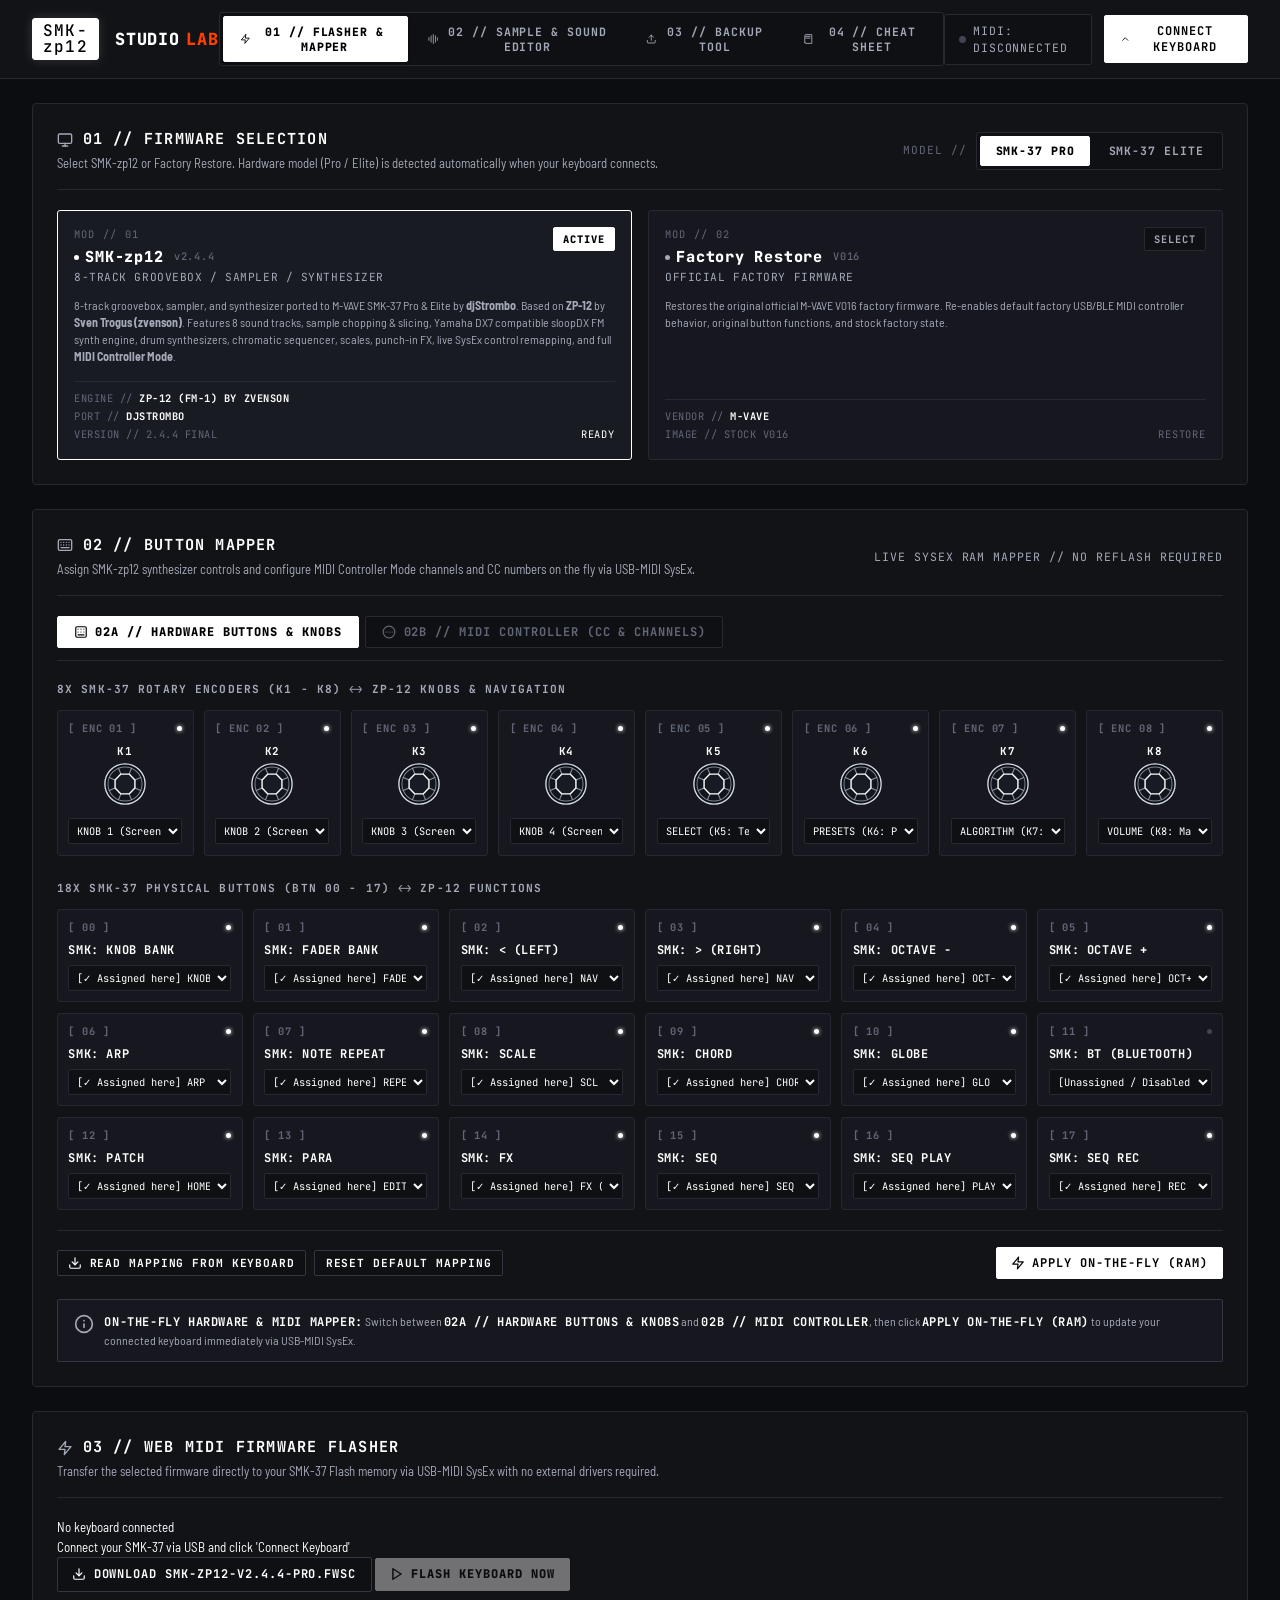
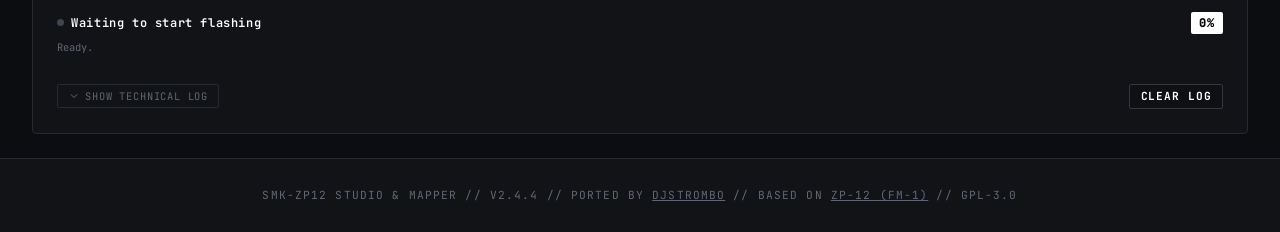
<file: index.html>
<!DOCTYPE html>
<html lang="en">
<head>
  <meta charset="UTF-8">
  <meta name="viewport" content="width=device-width, initial-scale=1.0">
  <title>SMK-zp12 // Installer &amp; Live Hardware Mapper</title>
  <link rel="stylesheet" href="style.css">
  <link rel="preconnect" href="https://fonts.googleapis.com">
  <link rel="preconnect" href="https://fonts.gstatic.com" crossorigin>
  <link href="https://fonts.googleapis.com/css2?family=Barlow:ital,wght@0,300;0,400;0,500;0,600;0,700;0,800;1,400&family=Barlow+Semi+Condensed:wght@400;500;600;700;800&family=Inter:wght@400;500;600;700;800;900&family=JetBrains+Mono:wght@400;500;600;700&display=swap" rel="stylesheet">
</head>
<body>

  <!-- Top Modular Chassis Header -->
  <header>
    <div class="logo-group">
      <div class="logo-badge">SMK-zp12</div>
      <div class="logo-title-group">
        <h1>STUDIO <span>LAB</span></h1>
      </div>
    </div>

    <div class="header-nav-group">
      <button class="nav-tab-btn active" id="btn-view-flasher" type="button">
        <svg width="14" height="14" viewBox="0 0 24 24" fill="none" stroke="currentColor" stroke-width="2" stroke-linecap="round" stroke-linejoin="round"><path d="M13 2 3 14h9l-1 8 10-12h-9l1-8z"/></svg>
        01 // FLASHER &amp; MAPPER
      </button>
      <button class="nav-tab-btn" id="btn-view-editor" type="button">
        <svg width="14" height="14" viewBox="0 0 24 24" fill="none" stroke="currentColor" stroke-width="2" stroke-linecap="round" stroke-linejoin="round"><path d="M12 2v20M17 5v14M22 9v6M7 5v14M2 9v6"/></svg>
        02 // SAMPLE &amp; SOUND EDITOR
      </button>
      <button class="nav-tab-btn" id="btn-view-backup" type="button">
        <svg width="14" height="14" viewBox="0 0 24 24" fill="none" stroke="currentColor" stroke-width="2" stroke-linecap="round" stroke-linejoin="round"><path d="M21 15v4a2 2 0 0 1-2 2H5a2 2 0 0 1-2-2v-4"/><polyline points="17 8 12 3 7 8"/><line x1="12" x2="12" y1="3" y2="15"/></svg>
        03 // BACKUP TOOL
      </button>
      <button class="nav-tab-btn" id="btn-view-cheatsheet" type="button">
        <svg width="14" height="14" viewBox="0 0 24 24" fill="none" stroke="currentColor" stroke-width="2" stroke-linecap="round" stroke-linejoin="round"><path d="M4 19.5v-15A2.5 2.5 0 0 1 6.5 2H20v20H6.5a2.5 2.5 0 0 1-2.5-2.5Z"/><path d="M6 6h10"/><path d="M6 10h10"/></svg>
        04 // CHEAT SHEET
      </button>
    </div>

    <div class="header-status">
      <div class="status-pill" id="midi-status-pill">
        <span class="status-dot" id="midi-status-dot"></span> MIDI: Disconnected
      </div>
      <button class="btn btn-primary" id="btn-connect-midi" type="button">
        <svg width="14" height="14" viewBox="0 0 24 24" fill="none" stroke="currentColor" stroke-width="2" stroke-linecap="round" stroke-linejoin="round"><path d="m18 15-6-6-6 6"/></svg>
        Connect Keyboard
      </button>
    </div>
  </header>

  <!-- Main Content Container -->
  <main>

    <!-- View 01: Flasher & Hardware Remapper -->
    <div id="view-flasher-mapper" class="view-pane active">

      <!-- Section 01 // Firmware Cartridges -->
      <section class="card">
        <div class="card-header" style="align-items: center; flex-wrap: wrap; gap: 1rem;">
          <div>
            <h2 class="card-title">
              <svg width="16" height="16" viewBox="0 0 24 24" fill="none" stroke="currentColor" stroke-width="2" stroke-linecap="round" stroke-linejoin="round"><rect width="20" height="14" x="2" y="3" rx="2"/><line x1="8" x2="16" y1="21" y2="21"/><line x1="12" x2="12" y1="17" y2="21"/></svg>
              01 // Firmware Selection
            </h2>
            <p class="card-desc">Select SMK-zp12 or Factory Restore. Hardware model (Pro / Elite) is detected automatically when your keyboard connects.</p>
          </div>

          <!-- Pro / Elite Hardware Model Switcher (Auto-detected on connect) -->
          <div style="display: flex; align-items: center; gap: 0.6rem;">
            <span style="font-family: var(--font-mono); font-size: 0.7rem; color: var(--text-muted); letter-spacing: 0.08em; text-transform: uppercase;">MODEL //</span>
            <div class="model-switch-group" role="group" aria-label="Target Hardware Model">
              <button type="button" class="model-switch-btn active" id="btn-model-pro" data-model="pro">SMK-37 PRO</button>
              <button type="button" class="model-switch-btn" id="btn-model-elite" data-model="elite">SMK-37 ELITE</button>
            </div>
            <input type="hidden" id="target-model" value="pro">
          </div>
        </div>

        <!-- 2 Firmware Selection Cards: SMK-zp12 & Stock Factory Restore -->
        <div style="display: grid; grid-template-columns: repeat(auto-fit, minmax(360px, 1fr)); gap: 1rem;">

          <!-- SMK-zp12 Groovebox Card -->
          <div class="fw-card active" id="fw-card-smkzp12">
            <div class="fw-card-top">
              <div class="fw-title-group">
                <div class="fw-id-tag">MOD // 01</div>
                <div class="fw-title">
                  <span class="fw-dot"></span>
                  SMK-zp12
                  <span class="fw-version">v2.4.4</span>
                </div>
                <div class="fw-category">8-Track Groovebox / Sampler / Synthesizer</div>
              </div>
              <button class="fw-select-btn" id="btn-select-smkzp12" type="button">ACTIVE</button>
            </div>

            <div class="fw-desc">
              8-track groovebox, sampler, and synthesizer ported to M-VAVE SMK-37 Pro &amp; Elite by <strong>djStrombo</strong>. Based on <strong>ZP-12</strong> by <strong>Sven Trogus (zvenson)</strong>. Features 8 sound tracks, sample chopping &amp; slicing, Yamaha DX7 compatible sloopDX FM synth engine, drum synthesizers, chromatic sequencer, scales, punch-in FX, live SysEx control remapping, and full <strong>MIDI Controller Mode</strong>.
            </div>

            <div class="fw-footer">
              <div class="fw-meta-row">
                <div>ENGINE // <strong>ZP-12 (FM-1) BY ZVENSON</strong></div>
                <div>PORT // <strong>DJSTROMBO</strong></div>
                <div>VERSION // 2.4.4 FINAL</div>
              </div>
              <span class="fw-status-badge">READY</span>
            </div>
          </div>

          <!-- Stock Factory V016 Restore Card -->
          <div class="fw-card" id="fw-card-stock">
            <div class="fw-card-top">
              <div class="fw-title-group">
                <div class="fw-id-tag">MOD // 02</div>
                <div class="fw-title">
                  <span class="fw-dot"></span>
                  Factory Restore
                  <span class="fw-version">V016</span>
                </div>
                <div class="fw-category">Official Factory Firmware</div>
              </div>
              <button class="fw-select-btn" id="btn-select-stock" type="button">SELECT</button>
            </div>

            <div class="fw-desc">
              Restores the original official M-VAVE V016 factory firmware. Re-enables default factory USB/BLE MIDI controller behavior, original button functions, and stock factory state.
            </div>

            <div class="fw-footer">
              <div class="fw-meta-row">
                <div>VENDOR // <strong>M-VAVE</strong></div>
                <div>IMAGE // STOCK V016</div>
              </div>
              <span class="fw-status-badge">RESTORE</span>
            </div>
          </div>

        </div>
      </section>

      <!-- Section 02 // Button Mapper & MIDI Controller Assignment -->
      <section class="card">
        <div class="card-header" style="align-items: center; flex-wrap: wrap; gap: 1rem;">
          <div>
            <h2 class="card-title">
              <svg width="16" height="16" viewBox="0 0 24 24" fill="none" stroke="currentColor" stroke-width="2" stroke-linecap="round" stroke-linejoin="round"><rect width="20" height="16" x="2" y="4" rx="2"/><path d="M6 8h.01M10 8h.01M14 8h.01M18 8h.01M6 12h.01M10 12h.01M14 12h.01M18 12h.01M6 16h12"/></svg>
              02 // Button Mapper
            </h2>
            <p class="card-desc">Assign SMK-zp12 synthesizer controls and configure MIDI Controller Mode channels and CC numbers on the fly via USB-MIDI SysEx.</p>
          </div>
          <div style="font-family: var(--font-mono); font-size: 0.72rem; color: var(--text-dim); letter-spacing: 0.08em;" id="surface-active-mode-label">
            LIVE SYSEX RAM MAPPER // NO REFLASH REQUIRED
          </div>
        </div>

        <!-- Surface Mode Tabs inside 02 // Button Mapper -->
        <div class="surface-tabs">
          <button class="surface-tab-btn active" id="tab-btn-engine" type="button">
            <svg width="14" height="14" viewBox="0 0 24 24" fill="none" stroke="currentColor" stroke-width="2" stroke-linecap="round" stroke-linejoin="round"><rect width="18" height="18" x="3" y="3" rx="2"/><path d="M7 7h.01M12 7h.01M17 7h.01M7 12h.01M12 12h.01M17 12h.01M7 17h10"/></svg>
            02A // HARDWARE BUTTONS &amp; KNOBS
          </button>
          <button class="surface-tab-btn" id="tab-btn-midi" type="button">
            <svg width="14" height="14" viewBox="0 0 24 24" fill="none" stroke="currentColor" stroke-width="2" stroke-linecap="round" stroke-linejoin="round"><circle cx="12" cy="12" r="10"/><path d="M6 12h.01M9 12h.01M12 12h.01M15 12h.01M18 12h.01"/></svg>
            02B // MIDI CONTROLLER (CC &amp; CHANNELS)
          </button>
        </div>

        <!-- Tab Pane 1: Hardware Buttons & Knobs Remapper -->
        <div id="pane-engine-remapper" style="display: flex; flex-direction: column; gap: 1.5rem;">
          <!-- 8x Rotary Encoders Surface -->
          <div class="hardware-row" style="margin-bottom: 0;">
            <div>
              <div class="section-label">8x SMK-37 Rotary Encoders (K1 - K8) ⟷ ZP-12 Knobs &amp; Navigation</div>
              <div class="knobs-grid" id="knobs-grid">
                <!-- Dynamically populated by app.js -->
              </div>
            </div>
          </div>

          <!-- 18 Physical Buttons Surface -->
          <div class="buttons-section" style="margin-bottom: 0;">
            <div class="section-label">18x SMK-37 Physical Buttons (BTN 00 - 17) ⟷ ZP-12 Functions</div>
            <div class="buttons-grid" id="buttons-grid">
              <!-- Dynamically populated by app.js -->
            </div>
          </div>
        </div>

        <!-- Tab Pane 2: MIDI Controller Section (Channels, Knobs CC, 8 Faders CC, Pads CC) -->
        <div id="pane-midi-customizer" style="display: none; flex-direction: column; gap: 1.25rem;">
          <div class="midi-mapper-header" style="border-top: none; padding-top: 0; align-items: center; justify-content: space-between; flex-wrap: wrap; gap: 0.75rem;">
            <div>
              <div class="section-label" style="margin-bottom: 0.2rem; border-bottom: none; padding-bottom: 0;">
                MIDI CONTROLLER // CHANNELS &amp; CC ASSIGNMENT (KEYBOARD, KNOBS, 8 FADERS &amp; PADS)
              </div>
              <span style="font-family: var(--font-mono); font-size: 0.68rem; color: var(--text-muted); letter-spacing: 0.06em;">
                HOLD [PATCH] (OR [PATCH + PARA]) ON KEYBOARD TO TOGGLE MIDI CTRL MODE
              </span>
            </div>
            <button type="button" class="btn btn-secondary btn-sm" id="btn-toggle-keyboard-midi-mode" title="Toggle between Synthesizer Mode and MIDI Controller Mode on keyboard via SysEx">
              <svg width="14" height="14" viewBox="0 0 24 24" fill="none" stroke="currentColor" stroke-width="2" stroke-linecap="round" stroke-linejoin="round"><path d="M21 12a9 9 0 0 0-9-9 9.75 9.75 0 0 0-6.74 2.74L3 8"/><path d="M3 3v5h5"/><path d="M3 12a9 9 0 0 0 9 9 9.75 9.75 0 0 0 6.74-2.74L21 16"/><path d="M16 21h5v-5"/></svg>
              Toggle Mode on Keyboard
            </button>
          </div>

          <!-- 1. Global MIDI Channels: Keyboard, Knobs, Faders, Pads -->
          <div class="midi-channels-grid">
            <div class="midi-ch-card">
              <span class="midi-ch-label">KEYBOARD MIDI CHANNEL</span>
              <select id="midi-ch-keyboard" class="knob-select"></select>
            </div>
            <div class="midi-ch-card">
              <span class="midi-ch-label">KNOBS MIDI CHANNEL</span>
              <select id="midi-ch-knobs" class="knob-select"></select>
            </div>
            <div class="midi-ch-card">
              <span class="midi-ch-label">FADERS MIDI CHANNEL</span>
              <select id="midi-ch-faders" class="knob-select"></select>
            </div>
            <div class="midi-ch-card">
              <span class="midi-ch-label">PADS MIDI CHANNEL</span>
              <select id="midi-ch-pads" class="knob-select"></select>
            </div>
          </div>

          <!-- 2. Knobs MIDI CC Assignment (Bank 1: K1-K8 / Bank 2: K9-K16) -->
          <div class="midi-sub-block">
            <div class="midi-sub-header">
              <span class="midi-sub-title">ROTARY KNOBS // MIDI CC ASSIGNMENT</span>
              <div class="bank-toggle-group">
                <button type="button" class="bank-toggle-btn active" id="btn-midi-knobs-b1">BANK 1 (K1 - K8)</button>
                <button type="button" class="bank-toggle-btn" id="btn-midi-knobs-b2">BANK 2 (K9 - K16)</button>
              </div>
            </div>
            <div class="midi-cc-row-8" id="midi-knobs-cc-grid">
              <!-- Populated by app.js -->
            </div>
          </div>

          <!-- 3. 8x Faders MIDI CC Assignment (F1 - F8 in a single row, no fader graphic) -->
          <div class="midi-sub-block">
            <div class="midi-sub-header">
              <span class="midi-sub-title">8x FADERS (F1 - F8) // MIDI CC ASSIGNMENT (BANK 1: F1-F4 / BANK 2: F5-F8)</span>
            </div>
            <div class="midi-cc-row-8" id="midi-faders-cc-grid">
              <!-- Populated by app.js -->
            </div>
          </div>

          <!-- 4. Pads MIDI CC Assignment (Bank A: PAD 1-16 / Bank B: PAD 17-32) -->
          <div class="midi-sub-block">
            <div class="midi-sub-header">
              <span class="midi-sub-title">16x RGB PADS // MIDI CC ASSIGNMENT</span>
              <div class="bank-toggle-group">
                <button type="button" class="bank-toggle-btn active" id="btn-midi-pads-ba">BANK A (PAD 01 - 16)</button>
                <button type="button" class="bank-toggle-btn" id="btn-midi-pads-bb">BANK B (PAD 17 - 32)</button>
              </div>
            </div>
            <div class="midi-cc-row-8" id="midi-pads-cc-grid">
              <!-- Populated by app.js -->
            </div>
          </div>
        </div>

        <!-- Surface Action Bar (Shared across both tabs) -->
        <div style="display: flex; gap: 0.75rem; flex-wrap: wrap; align-items: center; justify-content: space-between; padding-top: 1rem; border-top: 1px solid var(--border-hairline);">
          <div style="display: flex; gap: 0.5rem; align-items: center; flex-wrap: wrap;">
            <button class="btn btn-secondary btn-sm" id="btn-read-mapping-sysex" type="button" title="Read the active control mapping directly from the keyboard via SysEx">
              <svg width="14" height="14" viewBox="0 0 24 24" fill="none" stroke="currentColor" stroke-width="2" stroke-linecap="round" stroke-linejoin="round"><path d="M21 15v4a2 2 0 0 1-2 2H5a2 2 0 0 1-2-2v-4"/><polyline points="7 10 12 15 17 10"/><line x1="12" x2="12" y1="15" y2="3"/></svg>
              Read Mapping from Keyboard
            </button>
            <button class="btn btn-secondary btn-sm" id="btn-reset-mapping" type="button" title="Reset controls and MIDI assignments to default layout">
              Reset Default Mapping
            </button>
          </div>
          <button class="btn btn-primary" id="btn-apply-live-sysex" type="button" title="Apply this control &amp; MIDI mapping immediately to keyboard RAM via SysEx without reflashing">
            <svg width="14" height="14" viewBox="0 0 24 24" fill="none" stroke="currentColor" stroke-width="2" stroke-linecap="round" stroke-linejoin="round"><polygon points="13 2 3 14 12 14 11 22 21 10 12 10 13 2"/></svg>
            Apply On-the-Fly (RAM)
          </button>
        </div>

        <div class="alert alert-info">
          <svg width="20" height="20" viewBox="0 0 24 24" fill="none" stroke="currentColor" stroke-width="2" stroke-linecap="round" stroke-linejoin="round"><circle cx="12" cy="12" r="10"/><line x1="12" x2="12" y1="16" y2="12"/><line x1="12" x2="12.01" y1="8" y2="8"/></svg>
          <div>
            <strong>On-the-Fly Hardware &amp; MIDI Mapper:</strong> Switch between <strong>02A // Hardware Buttons &amp; Knobs</strong> and <strong>02B // MIDI Controller</strong>, then click <strong>Apply On-the-Fly (RAM)</strong> to update your connected keyboard immediately via USB-MIDI SysEx.
          </div>
        </div>
      </section>

      <!-- Section 03 // Web MIDI Flasher -->
      <section class="card">
        <div class="card-header">
          <div>
            <h2 class="card-title">
              <svg width="16" height="16" viewBox="0 0 24 24" fill="none" stroke="currentColor" stroke-width="2" stroke-linecap="round" stroke-linejoin="round"><path d="M13 2 3 14h9l-1 8 10-12h-9l1-8z"/></svg>
              03 // Web MIDI Firmware Flasher
            </h2>
            <p class="card-desc">Transfer the selected firmware directly to your SMK-37 Flash memory via USB-MIDI SysEx with no external drivers required.</p>
          </div>
        </div>

        <!-- Device Connection Status Box -->
        <div class="flash-device-box">
          <div class="flash-device-info">
            <div class="flash-device-name" id="device-name-display">No keyboard connected</div>
            <div class="flash-device-meta" id="device-meta-display">Connect your SMK-37 via USB and click 'Connect Keyboard'</div>
          </div>

          <div class="flash-actions">
            <a href="#" class="btn btn-secondary" id="btn-download-fw" download>
              <svg width="14" height="14" viewBox="0 0 24 24" fill="none" stroke="currentColor" stroke-width="2" stroke-linecap="round" stroke-linejoin="round"><path d="M21 15v4a2 2 0 0 1-2 2H5a2 2 0 0 1-2-2v-4"/><polyline points="7 10 12 15 17 10"/><line x1="12" x2="12" y1="15" y2="3"/></svg>
              Download File
            </a>
            <button class="btn btn-success" id="btn-flash-device" type="button" disabled>
              <svg width="14" height="14" viewBox="0 0 24 24" fill="none" stroke="currentColor" stroke-width="2.5" stroke-linecap="round" stroke-linejoin="round"><polygon points="5 3 19 12 5 21 5 3"/></svg>
              Flash Keyboard Now
            </button>
          </div>
        </div>

        <!-- Flash Progress Bar -->
        <div class="flash-progress-wrapper">
          <div class="flash-progress-header">
            <div class="flash-status-text" id="flash-status-text">
              <span class="status-dot"></span> Waiting to start flashing
            </div>
            <div class="flash-progress-track" id="flash-progress-track">
              <div class="flash-progress-fill" id="flash-progress-fill">
                <span class="flash-percent-badge" id="flash-percent-badge">0%</span>
              </div>
            </div>
          </div>
          <div class="flash-detail-text" id="flash-detail-text">Ready.</div>
        </div>

        <!-- Technical Log Section -->
        <div style="display: flex; justify-content: space-between; align-items: center; margin-top: 0.5rem;">
          <button class="btn-toggle-log" id="btn-toggle-log" type="button">
            <svg width="12" height="12" viewBox="0 0 24 24" fill="none" stroke="currentColor" stroke-width="2" stroke-linecap="round" stroke-linejoin="round"><path d="m6 9 6 6 6-6"/></svg>
            <span>Show Technical Log</span>
          </button>
          <button class="btn btn-secondary btn-sm" id="btn-clear-log" type="button">Clear Log</button>
        </div>

        <div class="install-log-container is-hidden" id="install-log-container">
          <div class="install-log-box" id="install-log-box">
            <div class="log-line info">[SYSTEM] SMK-zp12 Installer &amp; Mapper initialized. Connect your keyboard via USB to begin.</div>
          </div>
        </div>
      </section>

    </div><!-- /#view-flasher-mapper -->

    <!-- View 02: Dedicated ZP-12 Sample Chopper & Sound Editor -->
    <div id="view-sound-editor" class="view-pane" style="display: none;">
      <iframe id="sound-editor-frame" src="" data-src="editor.html" allow="midi *; sysex *; usb *" allowfullscreen></iframe>
    </div>

    <!-- View 03: Dedicated ZP-12 Backup & Restore Manager -->
    <div id="view-backup" class="view-pane" style="display: none;">
      <iframe id="backup-frame" src="" data-src="backup.html" allow="midi *; sysex *; usb *" allowfullscreen></iframe>
    </div>

    <!-- View 04: Dedicated ZP-12 Interactive Cheat Sheet -->
    <div id="view-cheatsheet" class="view-pane" style="display: none;">
      <iframe id="cheatsheet-frame" src="" data-src="cheatsheet.html" allowfullscreen></iframe>
    </div>

  </main>

  <!-- Industrial Footer -->
  <footer>
    SMK-zp12 STUDIO &amp; MAPPER // v2.4.4 // PORTED BY <a href="https://github.com/djStrombo" target="_blank" style="color: inherit; text-decoration: underline;">djStrombo</a> // BASED ON <a href="https://github.com/zvenson/zp12" target="_blank" style="color: inherit; text-decoration: underline;">ZP-12 (FM-1)</a> // GPL-3.0
  </footer>

  <script src="app.js"></script>
</body>
</html>
</file>
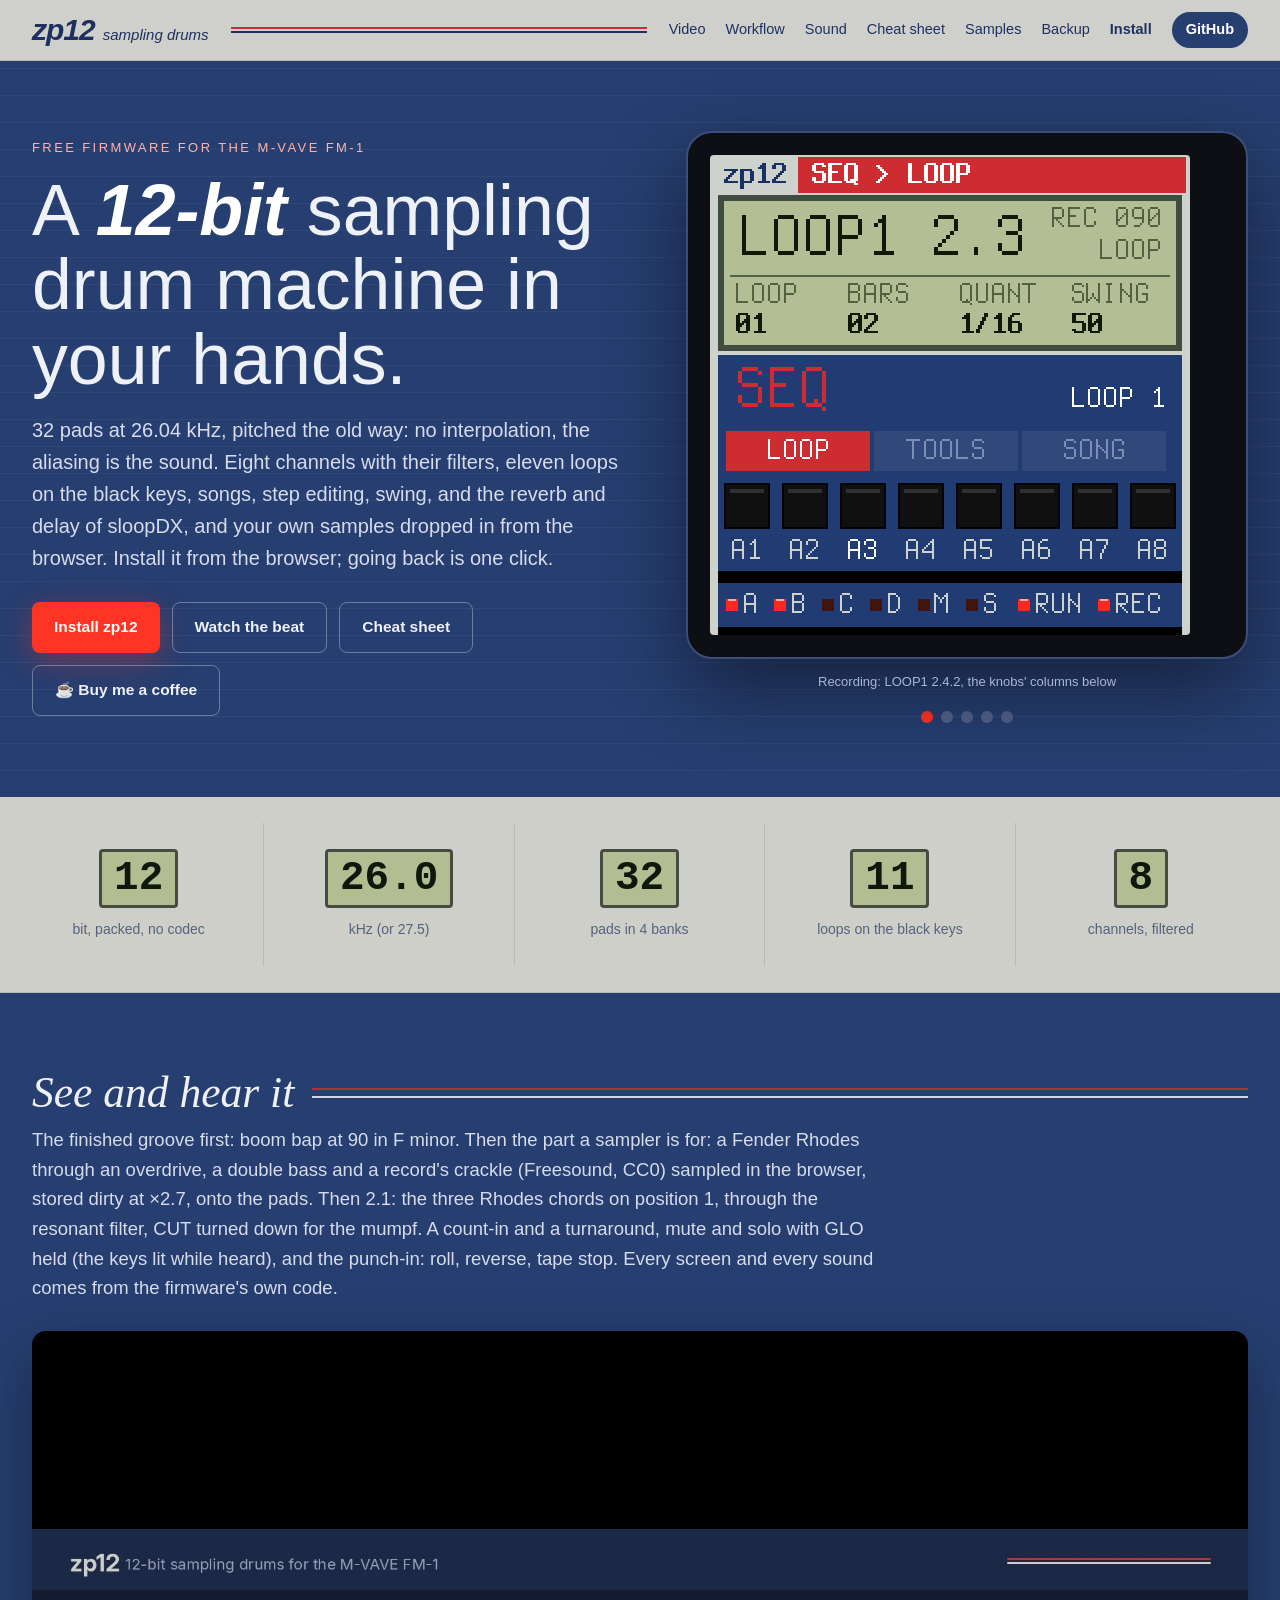
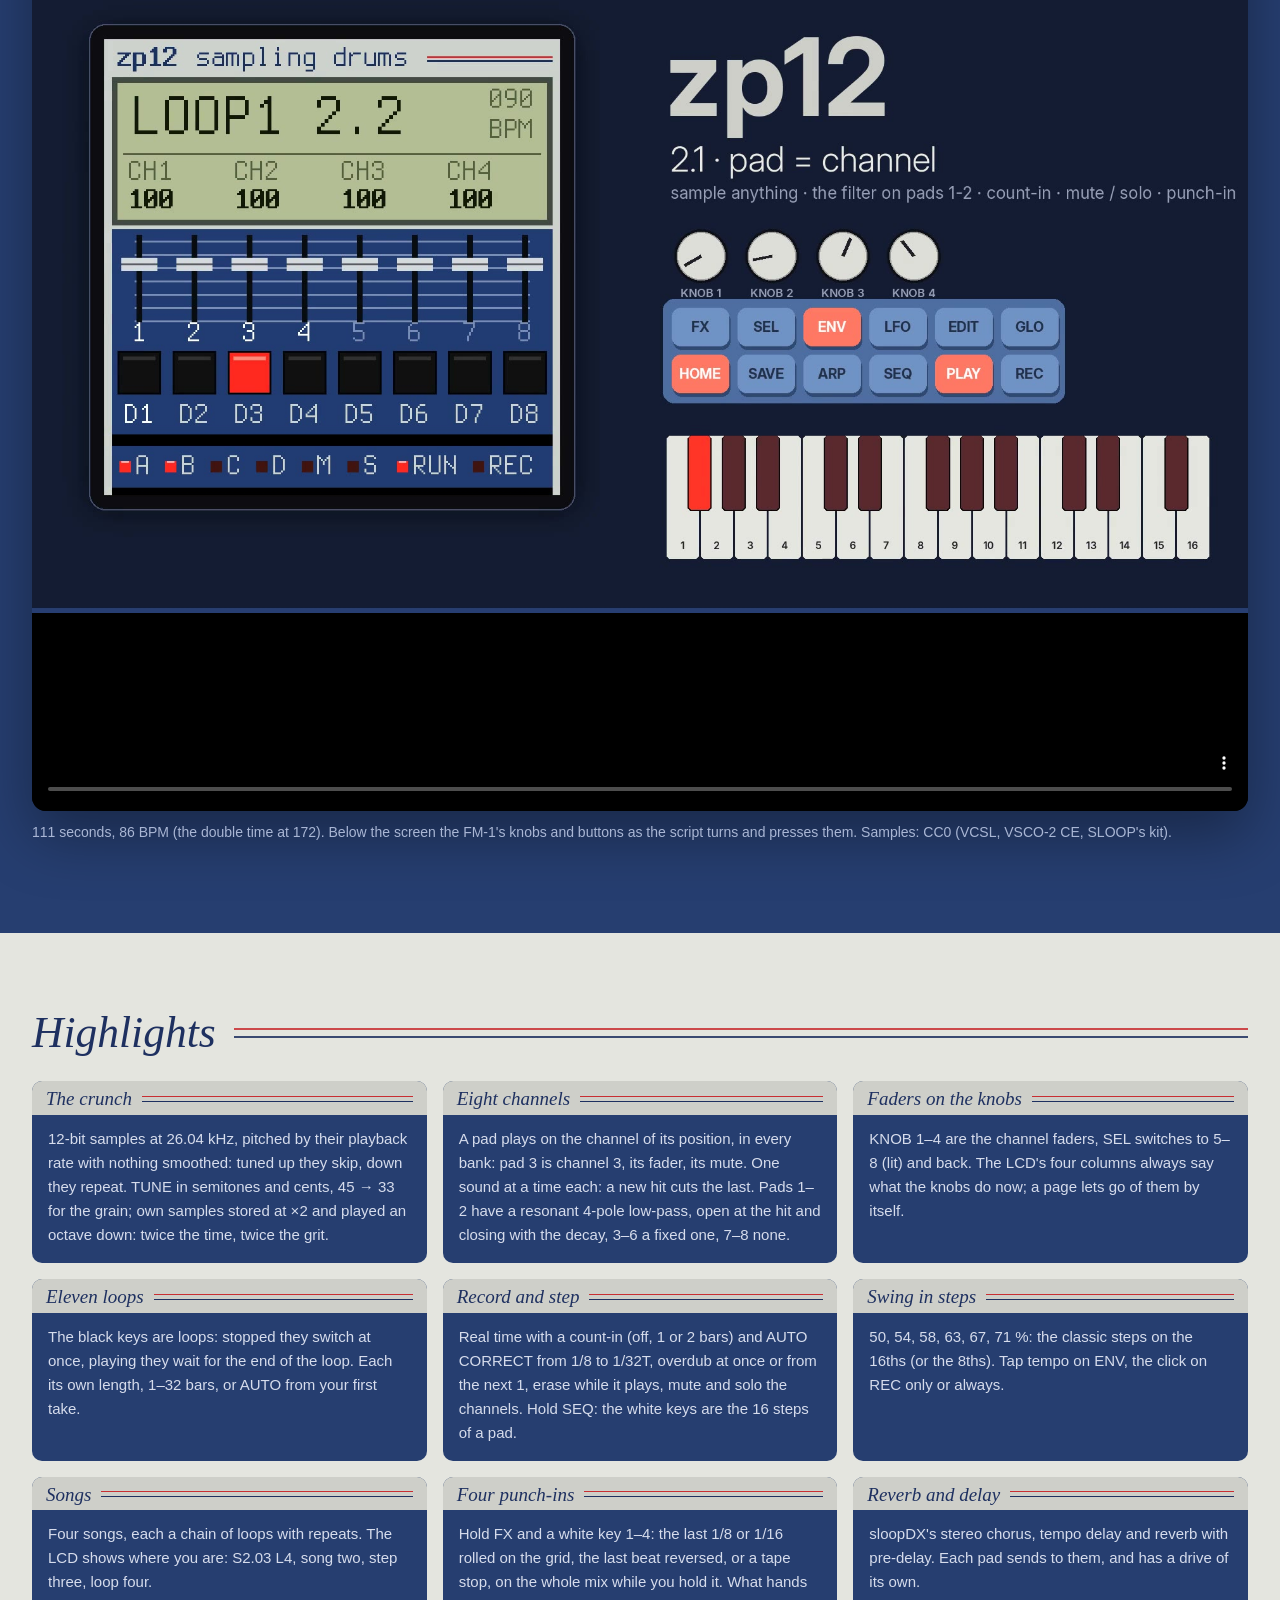
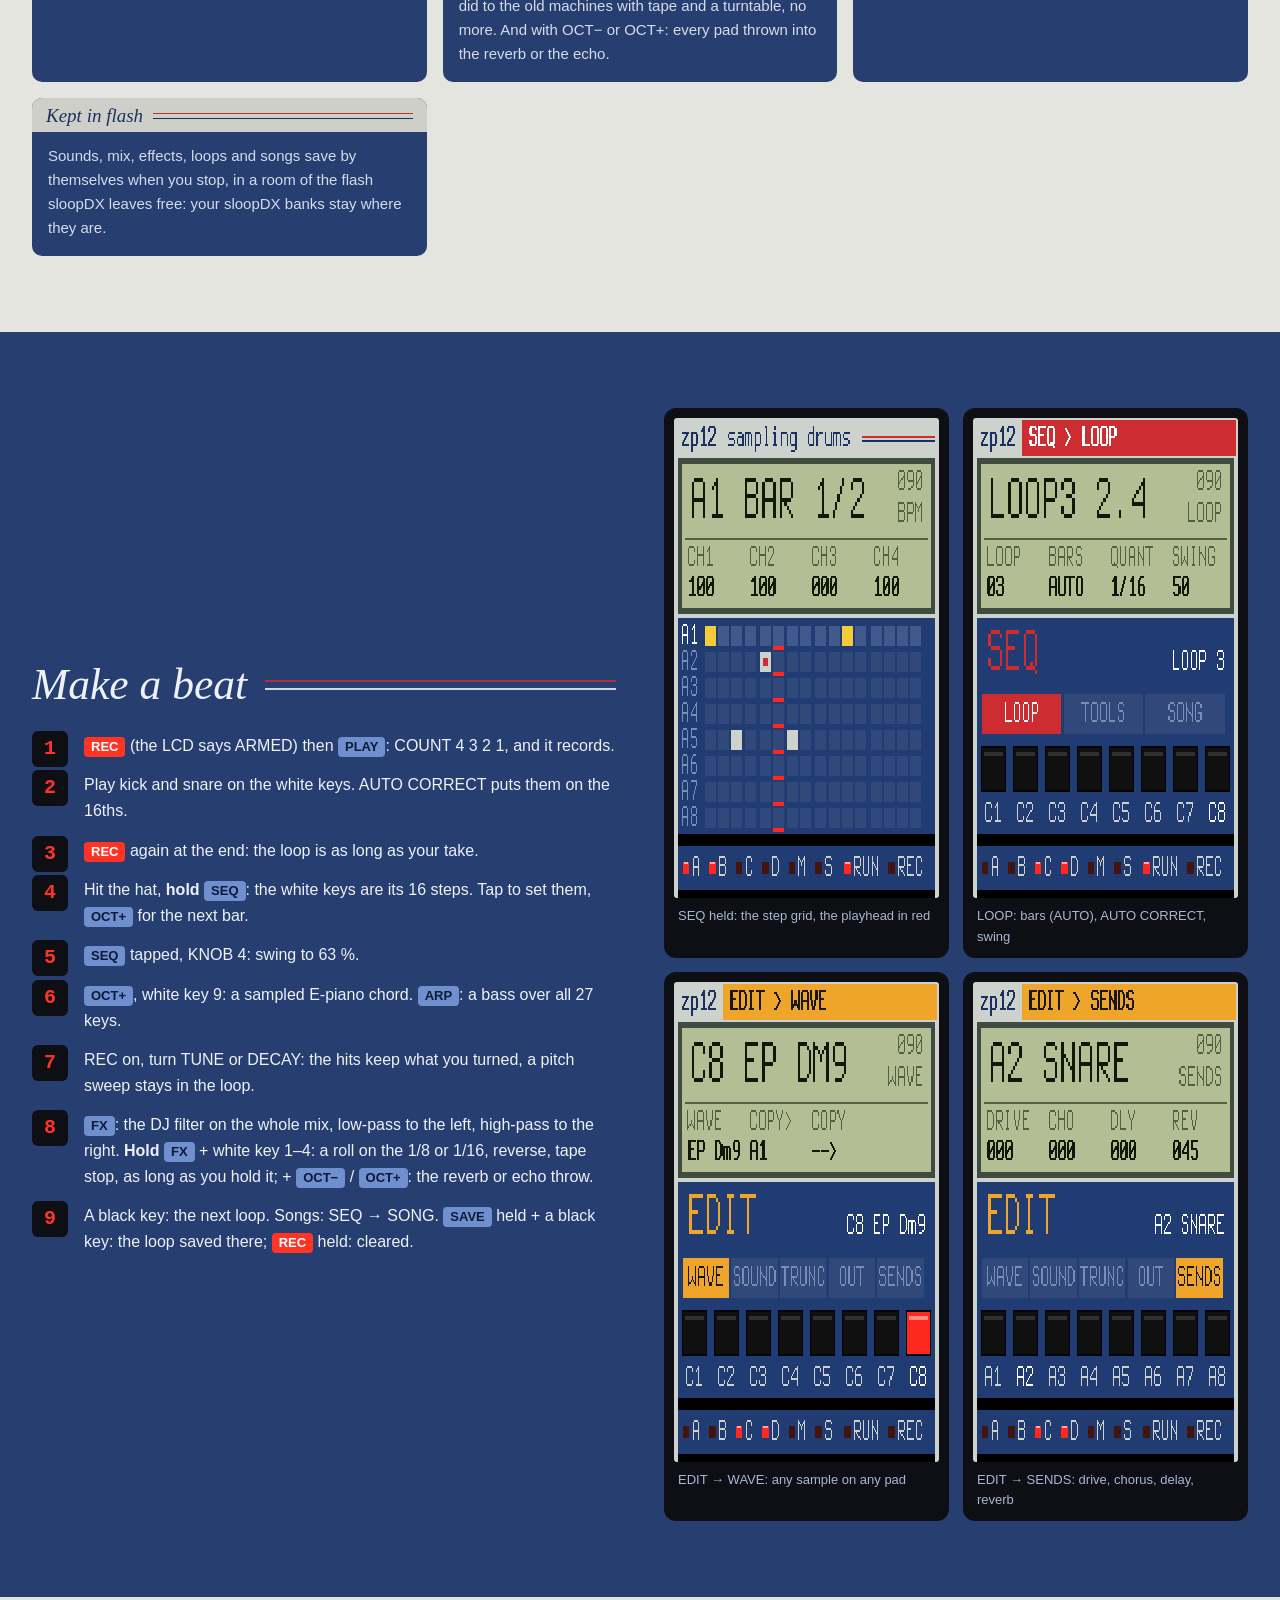
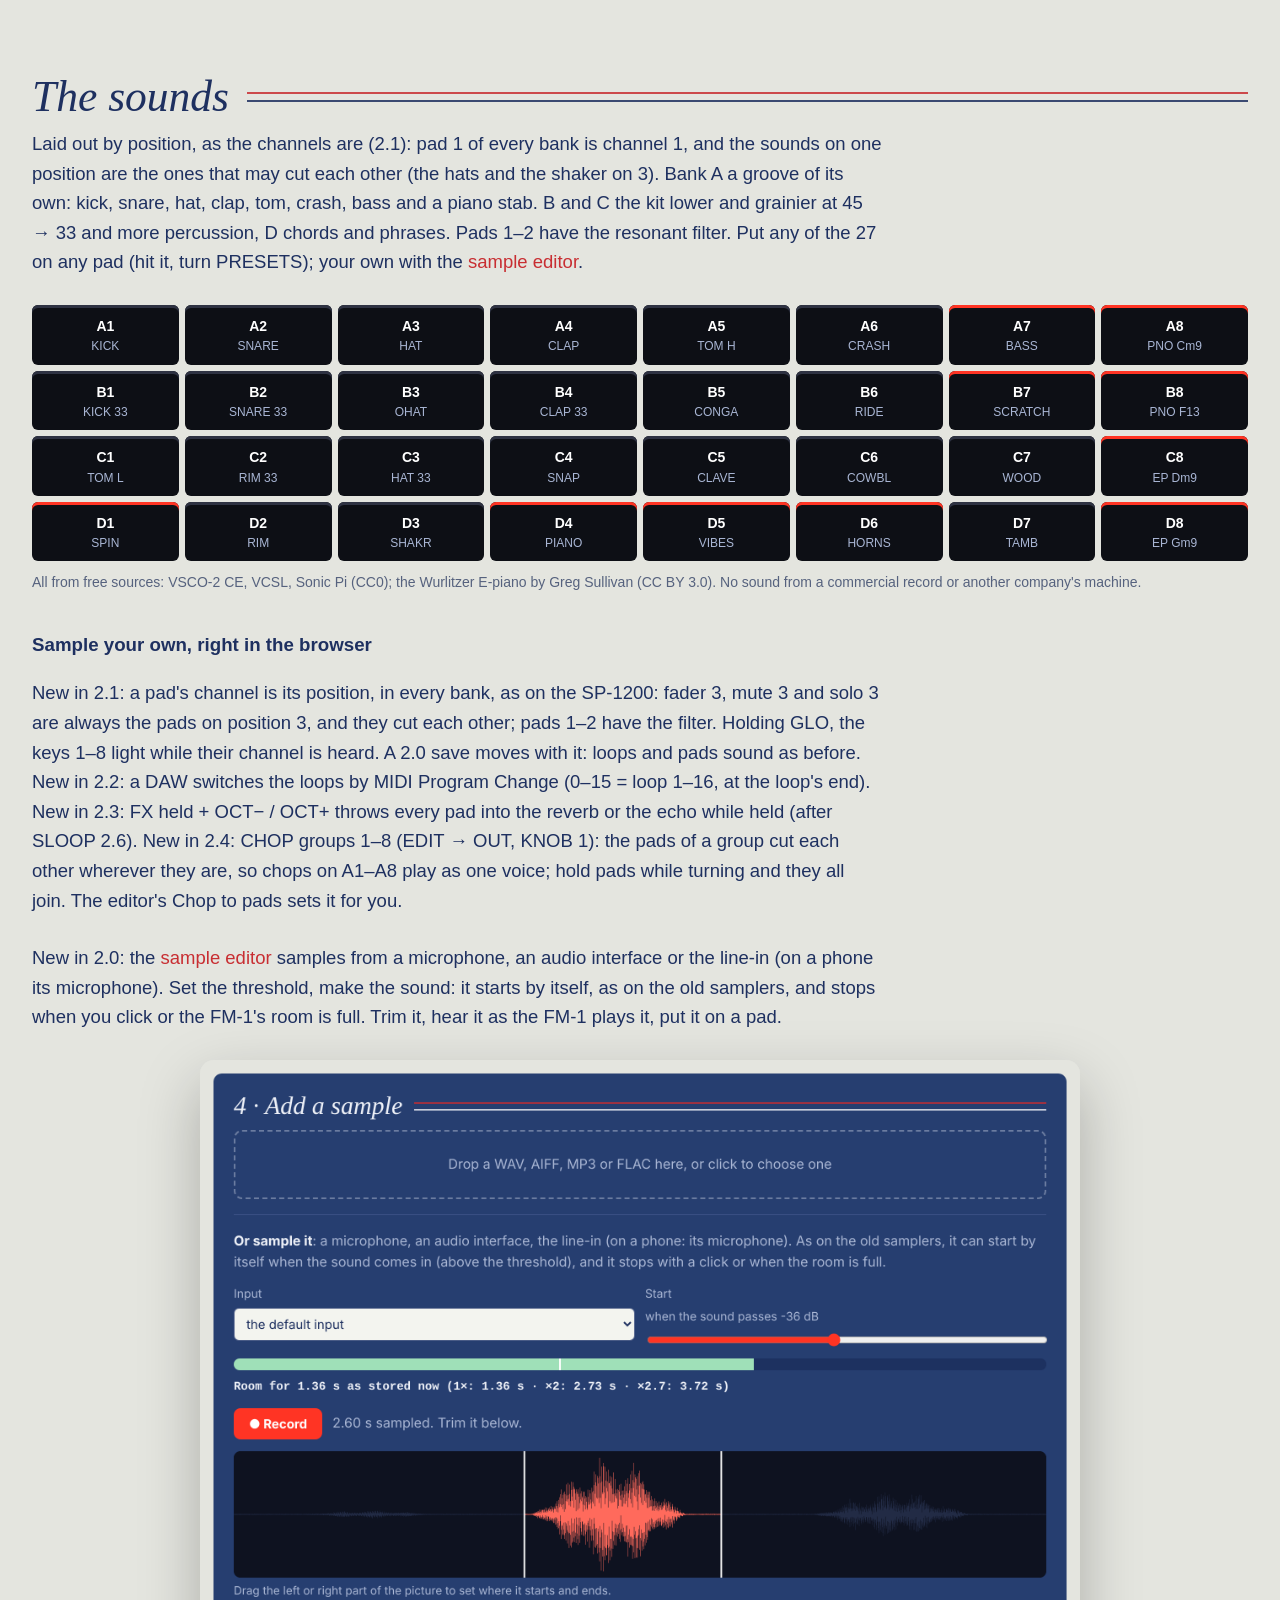
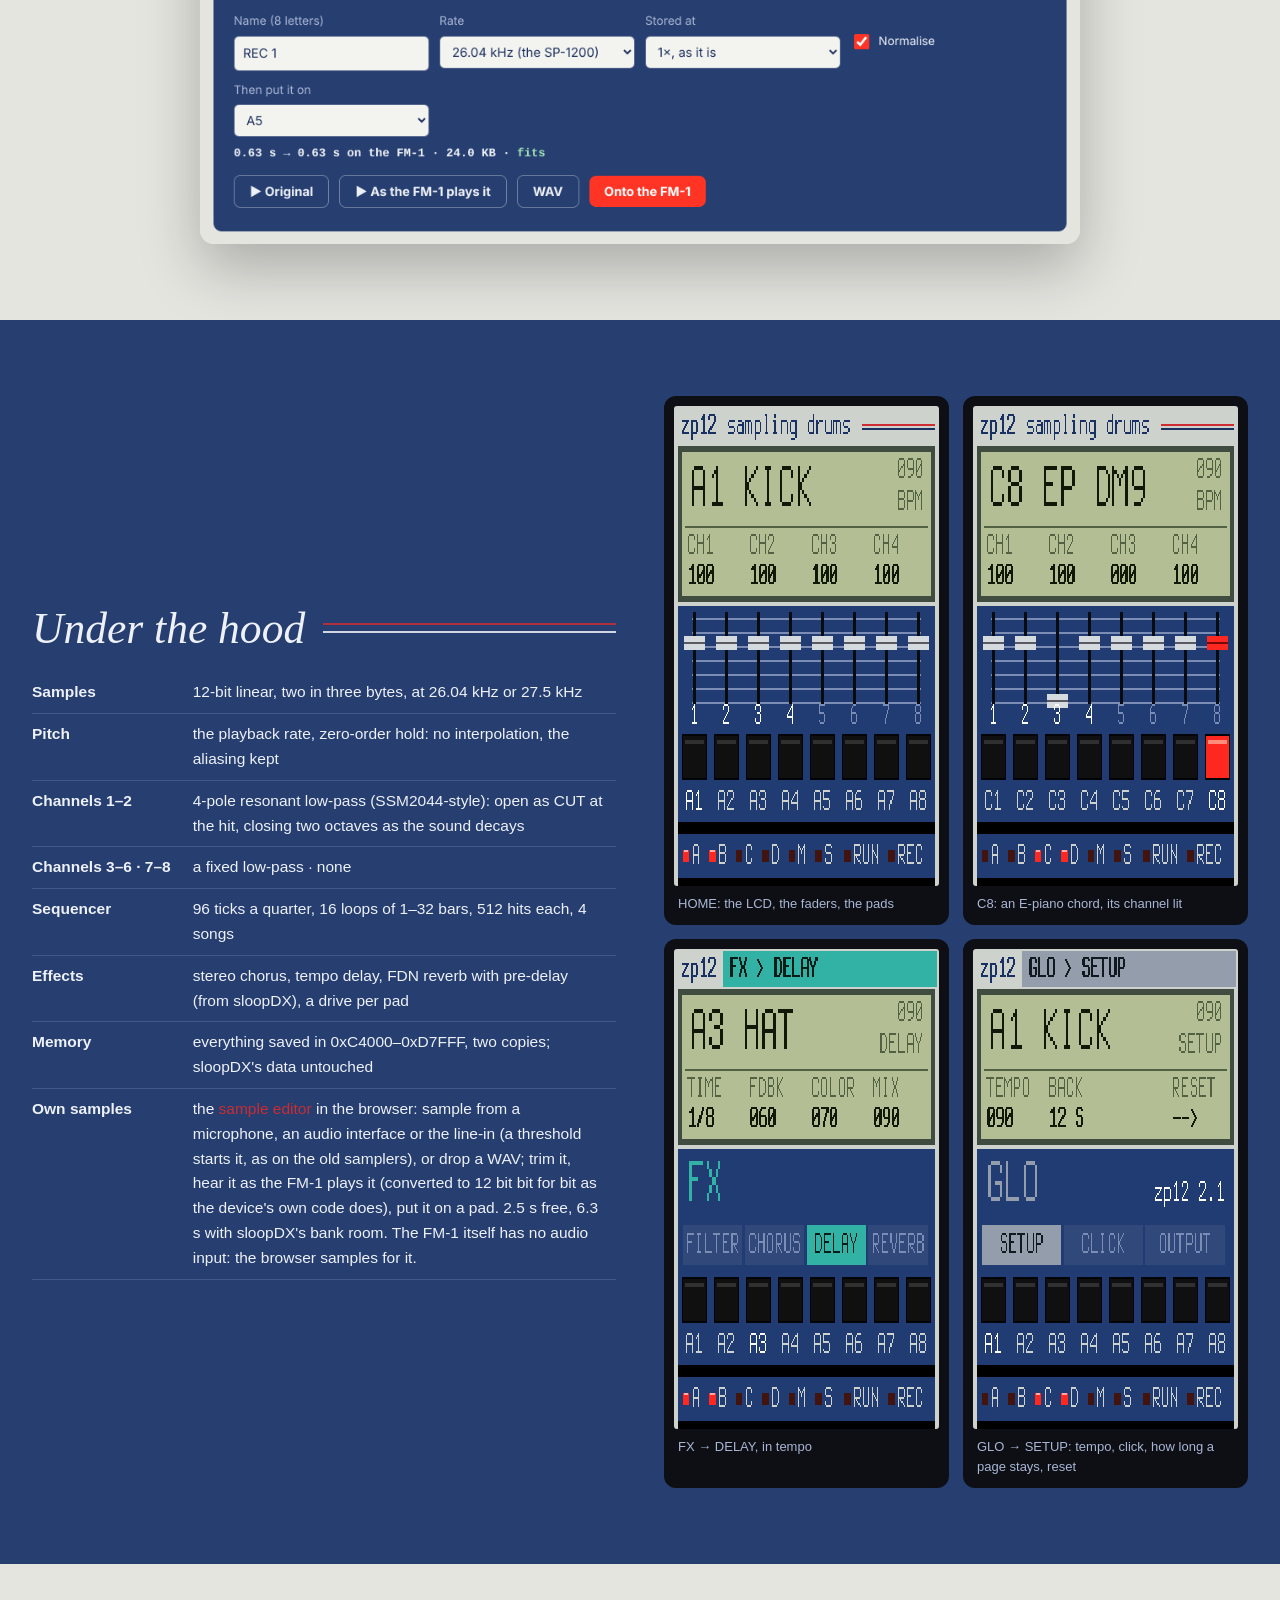
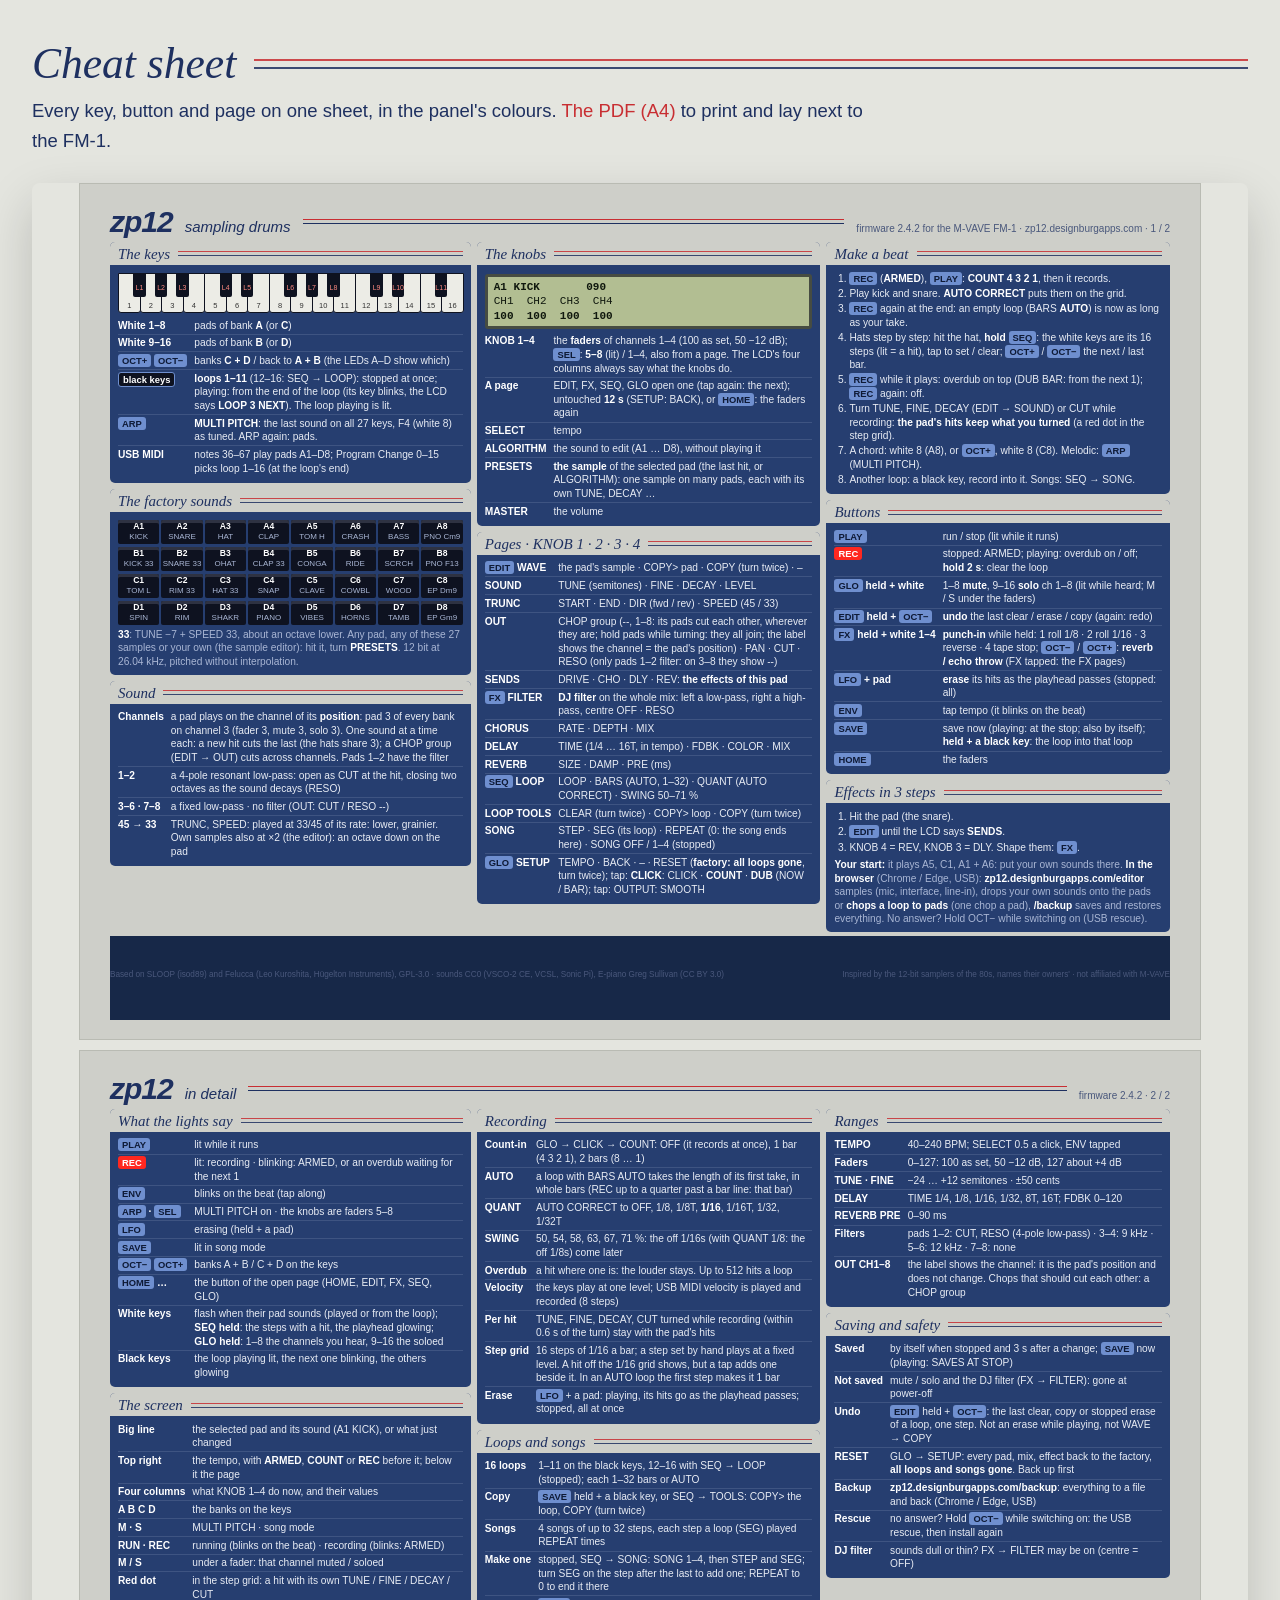
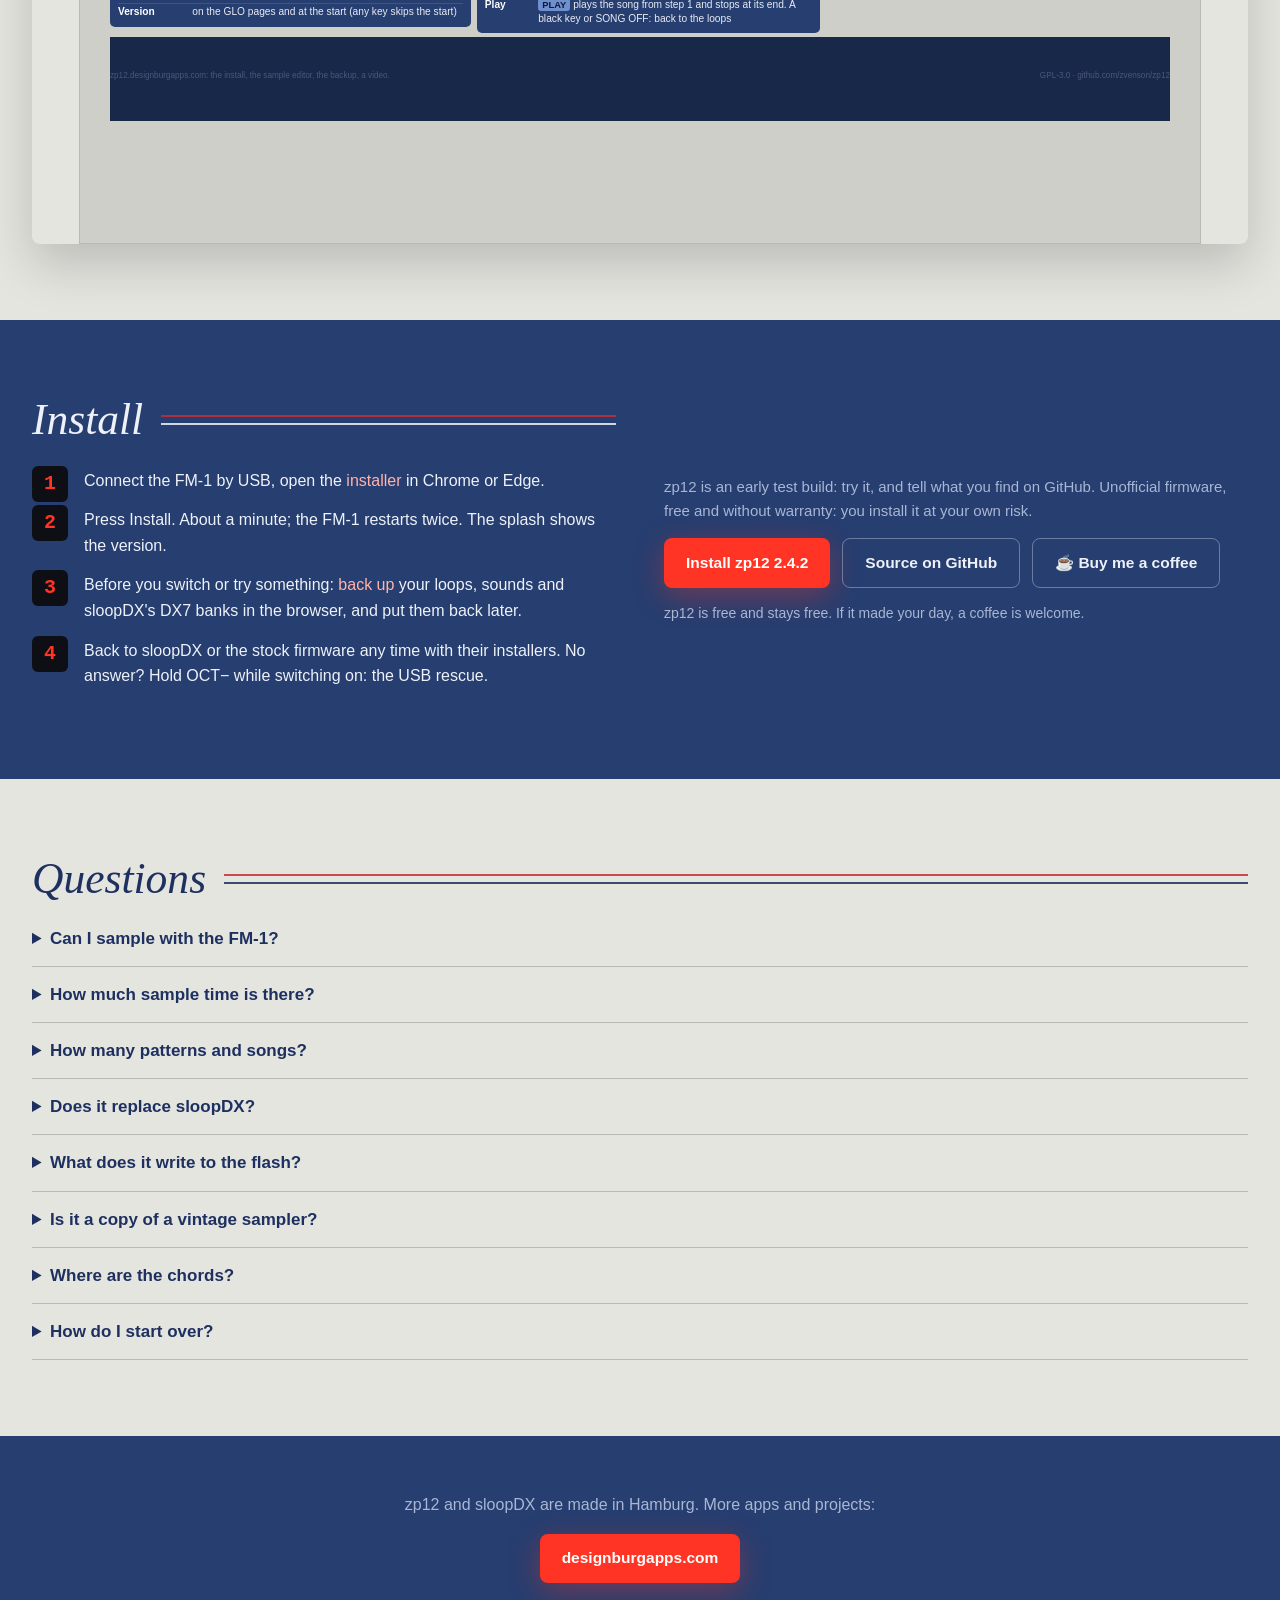
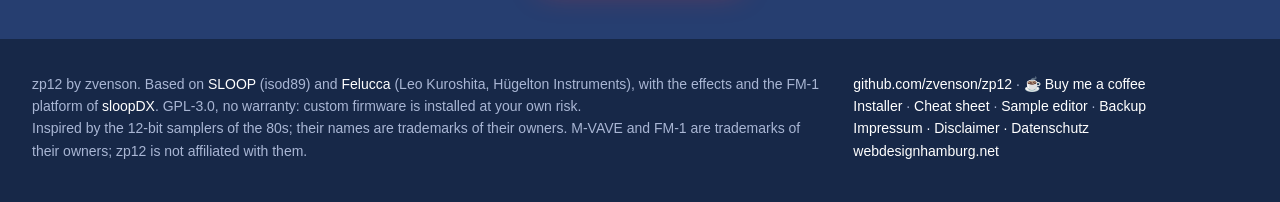
<file: docs/index.html>
<!doctype html>
<!-- SPDX-License-Identifier: GPL-3.0-only  (C) 2026 Sven Trogus
     zp12: the start page of zp12.designburgapps.com (tools/make_site.py writes it as docs/index.html). -->
<html lang="en">
<head>
<meta charset="utf-8">
<meta name="viewport" content="width=device-width, initial-scale=1">
<title>zp12: 12-bit sampling drums for the M-VAVE FM-1, free firmware</title>
<link rel="icon" href="favicon.svg" type="image/svg+xml">
<meta name="description" content="zp12: free firmware that turns the M-VAVE FM-1 into a 12-bit sampling drum machine in the spirit of the 80s: 32 pads at 26.04 kHz, pitched without interpolation, eight channels with their filters, loops, songs, step editing, swing, reverb and delay. Install from the browser.">
<link rel="canonical" href="https://zp12.designburgapps.com/">
<meta property="og:type" content="website">
<meta property="og:site_name" content="zp12">
<meta property="og:title" content="zp12: the M-VAVE FM-1 as a 12-bit sampling drum machine">
<meta property="og:description" content="32 pads, 12 bit at 26.04 kHz, eight channels with filters, eleven loops on the black keys, songs, step editing, swing, reverb and delay. Free firmware, installed from the browser.">
<meta property="og:url" content="https://zp12.designburgapps.com/">
<meta property="og:image" content="https://zp12.designburgapps.com/img/video-poster.jpg">
<meta name="theme-color" content="#263e70">
<style>
  :root { --paper: #e4e5df; --frame: #cecfc9; --frame2: #b9bbb3; --navy: #263e70; --navy2: #1d3160; --navy3: #172848;
          --ink: #1e3060; --red: #c82e32; --led: #ff3424; --txt: #eef1f8; --dim: #a9b6d4; --mute: #56627e;
          --lcd: #b2be92; --lcdink: #10180e; }
  * { box-sizing: border-box; }
  html { scroll-behavior: smooth; }
  body { margin: 0; background: var(--paper); color: var(--ink); font: 16px/1.6 "Inter", -apple-system, BlinkMacSystemFont, "Segoe UI", Roboto, Arial, sans-serif; }
  a { color: var(--red); text-decoration: none; } a:hover { text-decoration: underline; }
  .wrap { max-width: 1320px; margin: 0 auto; padding: 0 32px; }
  .serif { font-family: Georgia, "Times New Roman", serif; font-style: italic; font-weight: 400; }
  /* the printed rule of the panel: red over navy */
  .rule { height: 6px; border-top: 2px solid var(--red); border-bottom: 2px solid var(--ink); }
  nav { position: sticky; top: 0; z-index: 10; background: rgba(206, 207, 201, 0.92); backdrop-filter: blur(8px); border-bottom: 1px solid var(--frame2); }
  nav .wrap { display: flex; align-items: center; height: 60px; gap: 22px; }
  .mark { font: italic 900 30px/1 "Helvetica Neue", Arial, sans-serif; letter-spacing: -1px; color: var(--ink); }
  .mark small { font: italic 400 15px/1 "Helvetica Neue", Arial, sans-serif; letter-spacing: 0; margin-left: 8px; }
  nav .rule { flex: 1; }
  nav .links { display: flex; gap: 20px; font-size: 14.5px; align-items: center; }
  nav .links a { color: var(--ink); }
  nav .links a.gh { background: var(--navy); color: #fff; padding: 6px 14px; border-radius: 999px; font-weight: 650; }
  /* hero: the panel */
  .hero { background: var(--navy); color: var(--txt); padding: 70px 0 74px; position: relative; overflow: hidden; }
  .hero::before { content: ""; position: absolute; inset: 0; background: repeating-linear-gradient(0deg, transparent 0 26px, rgba(169, 182, 212, 0.07) 26px 27px); }
  .hero .wrap { position: relative; display: grid; grid-template-columns: 1.05fr 1fr; gap: 64px; align-items: center; }
  .eyebrow { font-size: 13px; letter-spacing: 2.4px; text-transform: uppercase; color: #ffb4ab; margin: 0 0 14px; }
  h1 { font-size: clamp(40px, 5.6vw, 84px); line-height: 1.04; font-weight: 300; margin: 0 0 18px; }
  h1 b { font-weight: 900; font-style: italic; color: #fff; }
  .lead { font-size: 20px; color: #d6dcec; margin: 0 0 28px; max-width: 33em; }
  .cta { display: flex; gap: 12px; flex-wrap: wrap; }
  .btn { display: inline-flex; align-items: center; gap: 8px; padding: 12px 22px; border-radius: 8px; font-weight: 700; font-size: 15.5px; }
  .btn:hover { text-decoration: none; filter: brightness(1.08); }
  .btn.primary { background: var(--led); color: #fff; box-shadow: 0 8px 30px rgba(255, 52, 36, 0.35); }
  .btn.ghost { border: 1px solid rgba(238, 241, 248, 0.35); color: var(--txt); }
  .device { justify-self: center; background: #0d0f15; border-radius: 26px; padding: 22px; box-shadow: 0 30px 80px rgba(0, 0, 0, 0.45);
            border: 2px solid #3d4d7a; position: relative; }
  .device img { display: block; width: min(480px, 80vw); height: auto; image-rendering: pixelated; border-radius: 4px; }
  .device .cap { position: absolute; left: 22px; right: 22px; bottom: -36px; text-align: center; font-size: 13px; color: var(--dim); }
  .shots { display: flex; gap: 8px; justify-content: center; margin-top: 52px; }
  .shots button { width: 12px; height: 12px; border-radius: 50%; border: 0; background: #52628c; cursor: pointer; padding: 0; }
  .shots button.on { background: var(--led); }
  /* the numbers, as LCD digits */
  .stats { background: var(--frame); border-bottom: 1px solid var(--frame2); }
  .stats .wrap { display: grid; grid-template-columns: repeat(5, 1fr); }
  .stats div { padding: 26px 14px; text-align: center; border-right: 1px solid var(--frame2); }
  .stats div:last-child { border-right: 0; }
  .stats b { display: inline-block; font: 700 clamp(26px, 3.2vw, 44px)/1 "Courier New", monospace; background: var(--lcd); color: var(--lcdink);
             border: 3px solid #464c42; border-radius: 4px; padding: 6px 12px; }
  .stats span { display: block; margin-top: 10px; font-size: 14px; color: var(--mute); }
  section { padding: 76px 0; }
  section.navy { background: var(--navy); color: var(--txt); }
  section.navy .dim { color: var(--dim); }
  h2 { font: italic 400 clamp(30px, 3.4vw, 48px)/1.1 Georgia, "Times New Roman", serif; margin: 0 0 8px; display: flex; align-items: center; gap: 18px; }
  h2::after { content: ""; flex: 1; height: 6px; border-top: 2px solid var(--red); border-bottom: 2px solid currentColor; opacity: 0.85; }
  .intro { font-size: 18.5px; max-width: 46em; margin: 8px 0 28px; }
  .navy .intro { color: #d6dcec; }
  video.shot { width: 100%; border-radius: 14px; display: block; background: #000; box-shadow: 0 24px 60px rgba(0, 0, 0, 0.35); }
  .caption { font-size: 14px; color: var(--mute); margin-top: 10px; }
  .navy .caption { color: var(--dim); }
  .grid3 { display: grid; grid-template-columns: repeat(3, 1fr); gap: 16px; }
  .card { background: var(--navy); color: var(--txt); border-radius: 10px; overflow: hidden; }
  .card h3 { margin: 0; padding: 6px 14px 4px; background: var(--frame); color: var(--ink); font: italic 400 19px/1.25 Georgia, serif;
             display: flex; gap: 10px; align-items: center; }
  .card h3::after { content: ""; flex: 1; height: 4px; border-top: 1.5px solid var(--red); border-bottom: 1.5px solid var(--ink); }
  .card p { margin: 0; padding: 12px 16px 16px; color: #d6dcec; font-size: 15px; }
  .navy .card { background: var(--navy3); }
  .split { display: grid; grid-template-columns: 1fr 1fr; gap: 48px; align-items: center; }
  .screens { display: grid; grid-template-columns: repeat(2, 1fr); gap: 14px; }
  .screens figure { margin: 0; background: #0d0f15; border-radius: 12px; padding: 10px; }
  .screens img { width: 100%; display: block; image-rendering: pixelated; border-radius: 3px; }
  .screens figcaption { font-size: 13px; color: var(--dim); padding: 8px 4px 0; }
  ol.steps { counter-reset: s; list-style: none; padding: 0; margin: 0; }
  ol.steps li { counter-increment: s; position: relative; padding: 0 0 14px 52px; }
  ol.steps li::before { content: counter(s); position: absolute; left: 0; top: -2px; width: 36px; height: 36px; border-radius: 6px;
                        background: #0d0f15; color: var(--led); font: 700 20px/36px "Courier New", monospace; text-align: center; }
  .k { display: inline-block; padding: 0 7px; border-radius: 4px; background: #6f8fcf; color: #0e1a36; font-weight: 800; font-size: 13px; line-height: 20px; }
  .k.red { background: var(--led); color: #fff; } .k.blk { background: #0e1220; color: #fff; border: 1px solid #6f8fcf; }
  .pads { display: grid; grid-template-columns: repeat(8, 1fr); gap: 6px; margin: 6px 0; }
  .pads span { background: #0d0f15; color: #fff; border-radius: 6px; padding: 10px 4px 8px; text-align: center; font-weight: 800; font-size: 14px;
               box-shadow: inset 0 3px 0 #2e3242; }
  .pads span i { display: block; font-style: normal; font-weight: 400; font-size: 12px; color: var(--dim); }
  .pads span.d { box-shadow: inset 0 3px 0 var(--led); }
  table.spec { width: 100%; border-collapse: collapse; font-size: 15.5px; }
  table.spec td { padding: 8px 10px 8px 0; border-bottom: 1px solid var(--frame2); vertical-align: top; }
  table.spec td:first-child { font-weight: 700; white-space: nowrap; width: 1%; padding-right: 22px; }
  .navy table.spec td { border-color: rgba(169, 182, 212, 0.22); }
  .csw { margin-top: 26px; overflow-x: auto; border-radius: 8px; box-shadow: 0 20px 50px rgba(0, 0, 0, 0.18); }
  details { border-bottom: 1px solid var(--frame2); padding: 14px 0; }
  details summary { cursor: pointer; font-weight: 700; font-size: 17px; }
  details p { margin: 10px 0 0; color: #3a4666; }
  footer { background: var(--navy3); color: var(--dim); font-size: 14px; padding: 34px 0 40px; }
  footer .wrap { display: grid; grid-template-columns: 2fr 1fr; gap: 32px; }
  footer a { color: #fff; }
  @media (max-width: 980px) { .hero .wrap, .split, footer .wrap { grid-template-columns: 1fr; } .grid3 { grid-template-columns: 1fr 1fr; }
    .stats .wrap { grid-template-columns: repeat(2, 1fr); } nav .links a:not(.gh):not(.in) { display: none; } nav .rule { display: none; } }
  @media (max-width: 620px) { .grid3, .screens { grid-template-columns: 1fr; } .pads { grid-template-columns: repeat(4, 1fr); } .wrap { padding: 0 18px; } }
</style>
<style id="cs-style">
  .cs { --frame: #cecfc9; --frame2: #b9bbb3; --navy: #263e70; --navy2: #1e3260; --ink: #1e3060; --red: #c82e32; --led: #ff2820;
          --lcd: #b2be92; --lcdink: #10180e; --paper: #e9eae4; --txt: #e8ecf4; --dim: #a9b6d4; }
  .cs * { box-sizing: border-box; }
  .cs { font: 10.2px/1.33 "Helvetica Neue", Arial, sans-serif; color: var(--ink); }
  .cs .sheet { width: 297mm; min-height: 210mm; margin: 0 auto; padding: 6mm 8mm 5mm; background: var(--frame);
           border: 1px solid var(--frame2); }
  .cs header { display: flex; align-items: baseline; gap: 12px; margin-bottom: 5px; }
  .cs .mark { font: 900 30px/1 "Helvetica Neue", Arial, sans-serif; letter-spacing: -1px; color: var(--ink); font-style: italic; }
  .cs .sub { font-size: 15px; color: var(--ink); font-style: italic; }
  .cs .rule { flex: 1; height: 5px; border-top: 1.5px solid var(--red); border-bottom: 1.5px solid var(--ink); align-self: center; }
  .cs .ver { font-size: 10px; color: #4a587c; }
  .cs .grid { display: grid; grid-template-columns: 1.05fr 1fr 1fr; gap: 6px; }
  .cs .box { background: var(--navy); color: var(--txt); border-radius: 5px; overflow: hidden; }
  .cs .box h2 { margin: 0; padding: 3px 8px 2px; background: var(--frame); color: var(--ink); font: italic 400 15px/1.2 Georgia, "Times New Roman", serif;
            display: flex; align-items: center; gap: 8px; }
  .cs .box h2::after { content: ""; flex: 1; height: 3px; border-top: 1px solid var(--red); border-bottom: 1px solid var(--ink); }
  .cs .in { padding: 5px 8px 6px; }
  .cs table { border-collapse: collapse; width: 100%; }
  .cs td { padding: 1.6px 4px 1.6px 0; vertical-align: top; border-bottom: 1px solid rgba(169, 182, 212, 0.18); }
  .cs td:first-child { white-space: nowrap; color: #fff; font-weight: 700; width: 1%; padding-right: 7px; }
  .cs tr:last-child td { border-bottom: 0; }
  .cs b, .cs .k { color: #fff; }
  .cs .k { display: inline-block; padding: 0 4px; border-radius: 3px; background: #6f8fcf; color: #0e1a36; font-weight: 800; font-size: 9.4px; line-height: 13px; }
  .cs .k.red { background: var(--led); color: #fff; }
  .cs .k.blk { background: #0e1220; color: #fff; border: 1px solid #6f8fcf; }
  .cs .dim { color: var(--dim); }
  .cs .lcd { background: var(--lcd); color: var(--lcdink); border: 3px solid #464c42; border-radius: 3px; padding: 3px 6px;
         font: 700 11px/1.3 "Courier New", monospace; margin: 4px 0; }
  .cs ol { margin: 2px 0 0 15px; padding: 0; }
  .cs li { margin: 1.6px 0; }
  .cs .pads { display: grid; grid-template-columns: repeat(8, 1fr); gap: 2px; margin: 3px 0 2px; }
  .cs .pads span { background: #0e1220; color: #fff; text-align: center; border-radius: 2px; padding: 1px 0; font-size: 8.6px; font-weight: 700; }
  .cs .pads span i { display: block; font-style: normal; color: var(--dim); font-weight: 400; font-size: 8px; }
  .cs .kb { display: flex; height: 40px; position: relative; margin: 3px 0 4px; }
  .cs .kb .w { flex: 1; background: #ecece6; border: 1px solid #0e1220; border-radius: 0 0 3px 3px; margin-right: -1px; font-size: 7.5px;
           color: #333; display: flex; align-items: flex-end; justify-content: center; padding-bottom: 1px; }
  .cs .kb .b { position: absolute; top: 0; width: 3.6%; height: 24px; background: #0e1220; border-radius: 0 0 2px 2px; color: #ff8a80;
           font-size: 7px; text-align: center; line-height: 30px; }
  .cs footer { margin-top: 4px; font-size: 8.2px; line-height: 1.25; color: #4a587c; display: flex; justify-content: space-between; gap: 16px; }
  .cs .sheet.p2 { margin-top: 10px; }
  @media print { .cs .sheet { border: 0; } .cs .sheet.p2 { margin-top: 0; break-before: page; } }
  @media screen and (max-width: 900px) { .cs .sheet { width: auto; min-height: 0; } .cs .grid { grid-template-columns: 1fr; } }
</style>
</head>
<body>
<nav><div class="wrap">
  <a class="mark" href="#top">zp12<small>sampling drums</small></a>
  <span class="rule"></span>
  <div class="links"><a href="#video">Video</a><a href="#workflow">Workflow</a><a href="#sound">Sound</a><a href="#cheatsheet">Cheat sheet</a><a href="editor/">Samples</a><a href="backup/">Backup</a>
    <a class="in" href="install/"><b>Install</b></a><a class="gh" href="https://github.com/zvenson/zp12">GitHub</a></div>
</div></nav>

<header class="hero" id="top"><div class="wrap">
  <div>
    <p class="eyebrow">Free firmware for the M-VAVE FM-1</p>
    <h1>A <b>12-bit</b> sampling drum machine in your hands.</h1>
    <p class="lead">32 pads at 26.04 kHz, pitched the old way: no interpolation, the aliasing is the sound. Eight channels with their filters, eleven loops on the black keys, songs, step editing, swing, and the reverb and delay of sloopDX, and your own samples dropped in from the browser. Install it from the browser; going back is one click.</p>
    <div class="cta"><a class="btn primary" href="install/">Install zp12</a><a class="btn ghost" href="#video">Watch the beat</a><a class="btn ghost" href="#cheatsheet">Cheat sheet</a><a class="btn ghost" href="https://paypal.me/zvenson" rel="noopener">☕ Buy me a coffee</a></div>
  </div>
  <div>
    <div class="device"><img id="shot" src="img/rec.png" alt="The zp12 screen on the FM-1: recording loop 1" width="480" height="480"><div class="cap" id="shotcap">Recording: LOOP1 2.4.2, the knobs' columns below</div></div>
    <div class="shots" id="dots"></div>
  </div>
</div></header>

<div class="stats"><div class="wrap">
  <div><b>12</b><span>bit, packed, no codec</span></div>
  <div><b>26.0</b><span>kHz (or 27.5)</span></div>
  <div><b>32</b><span>pads in 4 banks</span></div>
  <div><b>11</b><span>loops on the black keys</span></div>
  <div><b>8</b><span>channels, filtered</span></div>
</div></div>

<section id="video" class="navy"><div class="wrap">
  <h2>See and hear it</h2>
  <p class="intro">The finished groove first: boom bap at 90 in F minor. Then the part a sampler is for: a Fender Rhodes through an overdrive, a double bass and a record's crackle (Freesound, CC0) sampled in the browser, stored dirty at ×2.7, onto the pads. Then 2.1: the three Rhodes chords on position 1, through the resonant filter, CUT turned down for the mumpf. A count-in and a turnaround, mute and solo with GLO held (the keys lit while heard), and the punch-in: roll, reverse, tape stop. Every screen and every sound comes from the firmware's own code.</p>
  <video class="shot" controls preload="none" playsinline poster="img/video-poster.jpg" width="1920" height="1080"><source src="zp12-beat.mp4?v=d6cf2146" type="video/mp4"><a href="zp12-beat.mp4">Download the video (MP4)</a></video>
  <p class="caption">111 seconds, 86 BPM (the double time at 172). Below the screen the FM-1's knobs and buttons as the script turns and presses them. Samples: CC0 (VCSL, VSCO-2 CE, SLOOP's kit).</p>
</div></section>

<section id="highlights"><div class="wrap">
  <h2>Highlights</h2>
  <div class="grid3" style="margin-top:24px">
    <div class="card"><h3>The crunch</h3><p>12-bit samples at 26.04 kHz, pitched by their playback rate with nothing smoothed: tuned up they skip, down they repeat. TUNE in semitones and cents, 45 → 33 for the grain; own samples stored at ×2 and played an octave down: twice the time, twice the grit.</p></div>
    <div class="card"><h3>Eight channels</h3><p>A pad plays on the channel of its position, in every bank: pad 3 is channel 3, its fader, its mute. One sound at a time each: a new hit cuts the last. Pads 1–2 have a resonant 4-pole low-pass, open at the hit and closing with the decay, 3–6 a fixed one, 7–8 none.</p></div>
    <div class="card"><h3>Faders on the knobs</h3><p>KNOB 1–4 are the channel faders, SEL switches to 5–8 (lit) and back. The LCD's four columns always say what the knobs do now; a page lets go of them by itself.</p></div>
    <div class="card"><h3>Eleven loops</h3><p>The black keys are loops: stopped they switch at once, playing they wait for the end of the loop. Each its own length, 1–32 bars, or AUTO from your first take.</p></div>
    <div class="card"><h3>Record and step</h3><p>Real time with a count-in (off, 1 or 2 bars) and AUTO CORRECT from 1/8 to 1/32T, overdub at once or from the next 1, erase while it plays, mute and solo the channels. Hold SEQ: the white keys are the 16 steps of a pad.</p></div>
    <div class="card"><h3>Swing in steps</h3><p>50, 54, 58, 63, 67, 71 %: the classic steps on the 16ths (or the 8ths). Tap tempo on ENV, the click on REC only or always.</p></div>
    <div class="card"><h3>Songs</h3><p>Four songs, each a chain of loops with repeats. The LCD shows where you are: S2.03 L4, song two, step three, loop four.</p></div>
    <div class="card"><h3>Four punch-ins</h3><p>Hold FX and a white key 1–4: the last 1/8 or 1/16 rolled on the grid, the last beat reversed, or a tape stop, on the whole mix while you hold it. What hands did to the old machines with tape and a turntable, no more. And with OCT− or OCT+: every pad thrown into the reverb or the echo.</p></div>
    <div class="card"><h3>Reverb and delay</h3><p>sloopDX's stereo chorus, tempo delay and reverb with pre-delay. Each pad sends to them, and has a drive of its own.</p></div>
    <div class="card"><h3>Kept in flash</h3><p>Sounds, mix, effects, loops and songs save by themselves when you stop, in a room of the flash sloopDX leaves free: your sloopDX banks stay where they are.</p></div>
  </div>
</div></section>

<section id="workflow" class="navy"><div class="wrap split">
  <div>
    <h2>Make a beat</h2>
    <ol class="steps" style="margin-top:24px">
      <li><span class="k red">REC</span> (the LCD says ARMED) then <span class="k">PLAY</span>: COUNT 4 3 2 1, and it records.</li>
      <li>Play kick and snare on the white keys. AUTO CORRECT puts them on the 16ths.</li>
      <li><span class="k red">REC</span> again at the end: the loop is as long as your take.</li>
      <li>Hit the hat, <b>hold</b> <span class="k">SEQ</span>: the white keys are its 16 steps. Tap to set them, <span class="k">OCT+</span> for the next bar.</li>
      <li><span class="k">SEQ</span> tapped, KNOB 4: swing to 63 %.</li>
      <li><span class="k">OCT+</span>, white key 9: a sampled E-piano chord. <span class="k">ARP</span>: a bass over all 27 keys.</li>
      <li>REC on, turn TUNE or DECAY: the hits keep what you turned, a pitch sweep stays in the loop.</li>
      <li><span class="k">FX</span>: the DJ filter on the whole mix, low-pass to the left, high-pass to the right. <b>Hold</b> <span class="k">FX</span> + white key 1–4: a roll on the 1/8 or 1/16, reverse, tape stop, as long as you hold it; + <span class="k">OCT−</span> / <span class="k">OCT+</span>: the reverb or echo throw.</li>
      <li>A black key: the next loop. Songs: SEQ → SONG. <span class="k">SAVE</span> held + a black key: the loop saved there; <span class="k red">REC</span> held: cleared.</li>
    </ol>
  </div>
  <div class="screens">
    <figure><img src="img/steps.png" alt="Step grid" width="480" height="480"><figcaption>SEQ held: the step grid, the playhead in red</figcaption></figure>
    <figure><img src="img/loop.png" alt="Loop page" width="480" height="480"><figcaption>LOOP: bars (AUTO), AUTO CORRECT, swing</figcaption></figure>
    <figure><img src="img/wave.png" alt="Wave page" width="480" height="480"><figcaption>EDIT → WAVE: any sample on any pad</figcaption></figure>
    <figure><img src="img/sends.png" alt="Sends page" width="480" height="480"><figcaption>EDIT → SENDS: drive, chorus, delay, reverb</figcaption></figure>
  </div>
</div></section>

<section id="sounds"><div class="wrap">
  <h2>The sounds</h2>
  <p class="intro">Laid out by position, as the channels are (2.1): pad 1 of every bank is channel 1, and the sounds on one position are the ones that may cut each other (the hats and the shaker on 3). Bank A a groove of its own: kick, snare, hat, clap, tom, crash, bass and a piano stab. B and C the kit lower and grainier at 45 → 33 and more percussion, D chords and phrases. Pads 1–2 have the resonant filter. Put any of the 27 on any pad (hit it, turn PRESETS); your own with the <a href="editor/">sample editor</a>.</p>
  <div class="pads"><span>A1<i>KICK</i></span><span>A2<i>SNARE</i></span><span>A3<i>HAT</i></span><span>A4<i>CLAP</i></span><span>A5<i>TOM H</i></span><span>A6<i>CRASH</i></span><span class="d">A7<i>BASS</i></span><span class="d">A8<i>PNO Cm9</i></span></div>
  <div class="pads"><span>B1<i>KICK 33</i></span><span>B2<i>SNARE 33</i></span><span>B3<i>OHAT</i></span><span>B4<i>CLAP 33</i></span><span>B5<i>CONGA</i></span><span>B6<i>RIDE</i></span><span class="d">B7<i>SCRATCH</i></span><span class="d">B8<i>PNO F13</i></span></div>
  <div class="pads"><span>C1<i>TOM L</i></span><span>C2<i>RIM 33</i></span><span>C3<i>HAT 33</i></span><span>C4<i>SNAP</i></span><span>C5<i>CLAVE</i></span><span>C6<i>COWBL</i></span><span>C7<i>WOOD</i></span><span class="d">C8<i>EP Dm9</i></span></div>
  <div class="pads"><span class="d">D1<i>SPIN</i></span><span>D2<i>RIM</i></span><span>D3<i>SHAKR</i></span><span class="d">D4<i>PIANO</i></span><span class="d">D5<i>VIBES</i></span><span class="d">D6<i>HORNS</i></span><span>D7<i>TAMB</i></span><span class="d">D8<i>EP Gm9</i></span></div>
  <p class="caption">All from free sources: VSCO-2 CE, VCSL, Sonic Pi (CC0); the Wurlitzer E-piano by Greg Sullivan (CC BY 3.0). No sound from a commercial record or another company's machine.</p>
  <h3 style="margin-top:36px">Sample your own, right in the browser</h3>
  <p class="intro">New in 2.1: a pad's channel is its position, in every bank, as on the SP-1200: fader 3, mute 3 and solo 3 are always the pads on position 3, and they cut each other; pads 1–2 have the filter. Holding GLO, the keys 1–8 light while their channel is heard. A 2.0 save moves with it: loops and pads sound as before. New in 2.2: a DAW switches the loops by MIDI Program Change (0–15 = loop 1–16, at the loop's end). New in 2.3: FX held + OCT− / OCT+ throws every pad into the reverb or the echo while held (after SLOOP 2.6). New in 2.4: CHOP groups 1–8 (EDIT → OUT, KNOB 1): the pads of a group cut each other wherever they are, so chops on A1–A8 play as one voice; hold pads while turning and they all join. The editor's Chop to pads sets it for you.</p>
  <p class="intro">New in 2.0: the <a href="editor/">sample editor</a> samples from a microphone, an audio interface or the line-in (on a phone its microphone). Set the threshold, make the sound: it starts by itself, as on the old samplers, and stops when you click or the FM-1's room is full. Trim it, hear it as the FM-1 plays it, put it on a pad.</p>
  <a href="editor/"><img src="img/sampling.png" alt="The zp12 sample editor: sampling from the microphone, the level meter, the threshold, the room left, the take trimmed" width="1044" height="930" loading="lazy" style="width:100%;max-width:880px;height:auto;margin:0 auto;border-radius:14px;display:block;box-shadow:0 24px 60px rgba(0,0,0,0.25)"></a>
</div></section>

<section id="sound" class="navy"><div class="wrap split">
  <div>
    <h2>Under the hood</h2>
    <table class="spec" style="margin-top:20px">
      <tr><td>Samples</td><td>12-bit linear, two in three bytes, at 26.04 kHz or 27.5 kHz</td></tr>
      <tr><td>Pitch</td><td>the playback rate, zero-order hold: no interpolation, the aliasing kept</td></tr>
      <tr><td>Channels 1–2</td><td>4-pole resonant low-pass (SSM2044-style): open as CUT at the hit, closing two octaves as the sound decays</td></tr>
      <tr><td>Channels 3–6 · 7–8</td><td>a fixed low-pass · none</td></tr>
      <tr><td>Sequencer</td><td>96 ticks a quarter, 16 loops of 1–32 bars, 512 hits each, 4 songs</td></tr>
      <tr><td>Effects</td><td>stereo chorus, tempo delay, FDN reverb with pre-delay (from sloopDX), a drive per pad</td></tr>
      <tr><td>Memory</td><td>everything saved in 0xC4000–0xD7FFF, two copies; sloopDX's data untouched</td></tr>
      <tr><td>Own samples</td><td>the <a href="editor/">sample editor</a> in the browser: sample from a microphone, an audio interface or the line-in (a threshold starts it, as on the old samplers), or drop a WAV; trim it, hear it as the FM-1 plays it (converted to 12 bit bit for bit as the device's own code does), put it on a pad. 2.5 s free, 6.3 s with sloopDX's bank room. The FM-1 itself has no audio input: the browser samples for it.</td></tr>
    </table>
  </div>
  <div class="screens">
    <figure><img src="img/home.png" alt="Home screen" width="480" height="480"><figcaption>HOME: the LCD, the faders, the pads</figcaption></figure>
    <figure><img src="img/chord.png" alt="A chord" width="480" height="480"><figcaption>C8: an E-piano chord, its channel lit</figcaption></figure>
    <figure><img src="img/delay.png" alt="Delay page" width="480" height="480"><figcaption>FX → DELAY, in tempo</figcaption></figure>
    <figure><img src="img/setup.png" alt="Setup page" width="480" height="480"><figcaption>GLO → SETUP: tempo, click, how long a page stays, reset</figcaption></figure>
  </div>
</div></section>

<section id="cheatsheet"><div class="wrap">
  <h2>Cheat sheet</h2>
  <p class="intro">Every key, button and page on one sheet, in the panel's colours. <a href="zp12-cheat-sheet.pdf">The PDF (A4)</a> to print and lay next to the FM-1.</p>
  <div class="csw"><!--cs--><div class="cs"><div class="sheet">
<header>
  <span class="mark">zp12</span><span class="sub">sampling drums</span><span class="rule"></span>
  <span class="ver">firmware 2.4.2 for the M-VAVE FM-1 · zp12.designburgapps.com · 1 / 2</span>
</header>

<div class="grid">
<div>
  <div class="box"><h2>The keys</h2><div class="in">
    <div class="kb" id="kb"></div>
    <table>
      <tr><td>White 1–8</td><td>pads of bank <b>A</b> (or <b>C</b>)</td></tr>
      <tr><td>White 9–16</td><td>pads of bank <b>B</b> (or <b>D</b>)</td></tr>
      <tr><td><span class="k">OCT+</span> <span class="k">OCT−</span></td><td>banks <b>C + D</b> / back to <b>A + B</b> (the LEDs A–D show which)</td></tr>
      <tr><td><span class="k blk">black keys</span></td><td><b>loops 1–11</b> (12–16: SEQ → LOOP): stopped at once; playing: from the end of the loop (its key blinks, the LCD says <b>LOOP 3 NEXT</b>). The loop playing is lit.</td></tr>
      <tr><td><span class="k">ARP</span></td><td><b>MULTI PITCH</b>: the last sound on all 27 keys, F4 (white 8) as tuned. ARP again: pads.</td></tr>
      <tr><td>USB MIDI</td><td>notes 36–67 play pads A1–D8; Program Change 0–15 picks loop 1–16 (at the loop's end)</td></tr>
    </table>
  </div></div>

  <div class="box" style="margin-top:6px"><h2>The factory sounds</h2><div class="in">
    <div class="pads"><span>A1<i>KICK</i></span><span>A2<i>SNARE</i></span><span>A3<i>HAT</i></span><span>A4<i>CLAP</i></span><span>A5<i>TOM H</i></span><span>A6<i>CRASH</i></span><span>A7<i>BASS</i></span><span>A8<i>PNO Cm9</i></span></div>
    <div class="pads"><span>B1<i>KICK 33</i></span><span>B2<i>SNARE 33</i></span><span>B3<i>OHAT</i></span><span>B4<i>CLAP 33</i></span><span>B5<i>CONGA</i></span><span>B6<i>RIDE</i></span><span>B7<i>SCRCH</i></span><span>B8<i>PNO F13</i></span></div>
    <div class="pads"><span>C1<i>TOM L</i></span><span>C2<i>RIM 33</i></span><span>C3<i>HAT 33</i></span><span>C4<i>SNAP</i></span><span>C5<i>CLAVE</i></span><span>C6<i>COWBL</i></span><span>C7<i>WOOD</i></span><span>C8<i>EP Dm9</i></span></div>
    <div class="pads"><span>D1<i>SPIN</i></span><span>D2<i>RIM</i></span><span>D3<i>SHAKR</i></span><span>D4<i>PIANO</i></span><span>D5<i>VIBES</i></span><span>D6<i>HORNS</i></span><span>D7<i>TAMB</i></span><span>D8<i>EP Gm9</i></span></div>
    <p class="dim" style="margin:3px 0 0"><b>33</b>: TUNE −7 + SPEED 33, about an octave lower. Any pad, any of these 27 samples or your own (the sample editor): hit it, turn <b>PRESETS</b>. 12 bit at 26.04 kHz, pitched without interpolation.</p>
  </div></div>

  <div class="box" style="margin-top:6px"><h2>Sound</h2><div class="in">
    <table>
      <tr><td>Channels</td><td>a pad plays on the channel of its <b>position</b>: pad 3 of every bank on channel 3 (fader 3, mute 3, solo 3). One sound at a time each: a new hit cuts the last (the hats share 3); a CHOP group (EDIT → OUT) cuts across channels. Pads 1–2 have the filter</td></tr>
      <tr><td>1–2</td><td>a 4-pole resonant low-pass: open as CUT at the hit, closing two octaves as the sound decays (RESO)</td></tr>
      <tr><td>3–6 · 7–8</td><td>a fixed low-pass · no filter (OUT: CUT / RESO --)</td></tr>
      <tr><td>45 → 33</td><td>TRUNC, SPEED: played at 33/45 of its rate: lower, grainier. Own samples also at ×2 (the editor): an octave down on the pad</td></tr>
    </table>
  </div></div>
</div>

<div>
  <div class="box"><h2>The knobs</h2><div class="in">
    <div class="lcd">A1 KICK&nbsp;&nbsp;&nbsp;&nbsp;&nbsp;&nbsp;&nbsp;090<br><span style="font-weight:400">CH1 &nbsp;CH2 &nbsp;CH3 &nbsp;CH4</span><br>100 &nbsp;100 &nbsp;100 &nbsp;100</div>
    <table>
      <tr><td>KNOB 1–4</td><td>the <b>faders</b> of channels 1–4 (100 as set, 50 −12 dB); <span class="k">SEL</span>: <b>5–8</b> (lit) / 1–4, also from a page. The LCD's four columns always say what the knobs do.</td></tr>
      <tr><td>A page</td><td>EDIT, FX, SEQ, GLO open one (tap again: the next); untouched <b>12 s</b> (SETUP: BACK), or <span class="k">HOME</span>: the faders again</td></tr>
      <tr><td>SELECT</td><td>tempo</td></tr>
      <tr><td>ALGORITHM</td><td>the sound to edit (A1 … D8), without playing it</td></tr>
      <tr><td>PRESETS</td><td><b>the sample</b> of the selected pad (the last hit, or ALGORITHM): one sample on many pads, each with its own TUNE, DECAY …</td></tr>
      <tr><td>MASTER</td><td>the volume</td></tr>
    </table>
  </div></div>

  <div class="box" style="margin-top:6px"><h2>Pages · KNOB 1 · 2 · 3 · 4</h2><div class="in">
    <table>
      <tr><td><span class="k">EDIT</span> WAVE</td><td>the pad's sample · COPY> pad · COPY (turn twice) · –</td></tr>
      <tr><td>SOUND</td><td>TUNE (semitones) · FINE · DECAY · LEVEL</td></tr>
      <tr><td>TRUNC</td><td>START · END · DIR (fwd / rev) · SPEED (45 / 33)</td></tr>
      <tr><td>OUT</td><td>CHOP group (--, 1–8: its pads cut each other, wherever they are; hold pads while turning: they all join; the label shows the channel = the pad's position) · PAN · CUT · RESO (only pads 1–2 filter: on 3–8 they show --)</td></tr>
      <tr><td>SENDS</td><td>DRIVE · CHO · DLY · REV: <b>the effects of this pad</b></td></tr>
      <tr><td><span class="k">FX</span> FILTER</td><td><b>DJ filter</b> on the whole mix: left a low-pass, right a high-pass, centre OFF · RESO</td></tr>
      <tr><td>CHORUS</td><td>RATE · DEPTH · MIX</td></tr>
      <tr><td>DELAY</td><td>TIME (1/4 … 16T, in tempo) · FDBK · COLOR · MIX</td></tr>
      <tr><td>REVERB</td><td>SIZE · DAMP · PRE (ms)</td></tr>
      <tr><td><span class="k">SEQ</span> LOOP</td><td>LOOP · BARS (AUTO, 1–32) · QUANT (AUTO CORRECT) · SWING 50–71 %</td></tr>
      <tr><td>LOOP TOOLS</td><td>CLEAR (turn twice) · COPY> loop · COPY (turn twice)</td></tr>
      <tr><td>SONG</td><td>STEP · SEG (its loop) · REPEAT (0: the song ends here) · SONG OFF / 1–4 (stopped)</td></tr>
      <tr><td><span class="k">GLO</span> SETUP</td><td>TEMPO · BACK · – · RESET (<b>factory: all loops gone</b>, turn twice); tap: <b>CLICK</b>: CLICK · <b>COUNT</b> · <b>DUB</b> (NOW / BAR); tap: OUTPUT: SMOOTH</td></tr>
    </table>
  </div></div>
</div>

<div>
  <div class="box"><h2>Make a beat</h2><div class="in">
    <ol>
      <li><span class="k">REC</span> (<b>ARMED</b>), <span class="k">PLAY</span>: <b>COUNT 4 3 2 1</b>, then it records.</li>
      <li>Play kick and snare. <b>AUTO CORRECT</b> puts them on the grid.</li>
      <li><span class="k">REC</span> again at the end: an empty loop (BARS <b>AUTO</b>) is now as long as your take.</li>
      <li>Hats step by step: hit the hat, <b>hold</b> <span class="k">SEQ</span>: the white keys are its 16 steps (lit = a hit), tap to set / clear; <span class="k">OCT+</span> / <span class="k">OCT−</span> the next / last bar.</li>
      <li><span class="k">REC</span> while it plays: overdub on top (DUB BAR: from the next 1); <span class="k">REC</span> again: off.</li>
      <li>Turn TUNE, FINE, DECAY (EDIT → SOUND) or CUT while recording: <b>the pad's hits keep what you turned</b> (a red dot in the step grid).</li>
      <li>A chord: white 8 (A8), or <span class="k">OCT+</span>, white 8 (C8). Melodic: <span class="k">ARP</span> (MULTI PITCH).</li>
      <li>Another loop: a black key, record into it. Songs: SEQ → SONG.</li>
    </ol>
  </div></div>

  <div class="box" style="margin-top:6px"><h2>Buttons</h2><div class="in">
    <table>
      <tr><td><span class="k">PLAY</span></td><td>run / stop (lit while it runs)</td></tr>
      <tr><td><span class="k red">REC</span></td><td>stopped: ARMED; playing: overdub on / off; <b>hold 2 s</b>: clear the loop</td></tr>
      <tr><td><span class="k">GLO</span> held + white</td><td>1–8 <b>mute</b>, 9–16 <b>solo</b> ch 1–8 (lit while heard; M / S under the faders)</td></tr>
      <tr><td><span class="k">EDIT</span> held + <span class="k">OCT−</span></td><td><b>undo</b> the last clear / erase / copy (again: redo)</td></tr>
      <tr><td><span class="k">FX</span> held + white 1–4</td><td><b>punch-in</b> while held: 1 roll 1/8 · 2 roll 1/16 · 3 reverse · 4 tape stop; <span class="k">OCT−</span> / <span class="k">OCT+</span>: <b>reverb / echo throw</b> (FX tapped: the FX pages)</td></tr>
      <tr><td><span class="k">LFO</span> + pad</td><td><b>erase</b> its hits as the playhead passes (stopped: all)</td></tr>
      <tr><td><span class="k">ENV</span></td><td>tap tempo (it blinks on the beat)</td></tr>
      <tr><td><span class="k">SAVE</span></td><td>save now (playing: at the stop; also by itself); <b>held + a black key</b>: the loop into that loop</td></tr>
      <tr><td><span class="k">HOME</span></td><td>the faders</td></tr>
    </table>
  </div></div>

  <div class="box" style="margin-top:6px"><h2>Effects in 3 steps</h2><div class="in">
    <ol>
      <li>Hit the pad (the snare).</li>
      <li><span class="k">EDIT</span> until the LCD says <b>SENDS</b>.</li>
      <li>KNOB 4 = REV, KNOB 3 = DLY. Shape them: <span class="k">FX</span>.</li>
    </ol>
    <p class="dim" style="margin:4px 0 0"><b>Your start:</b> it plays A5, C1, A1 + A6: put your own sounds there. <b>In the browser</b> (Chrome / Edge, USB): <b>zp12.designburgapps.com/editor</b> samples (mic, interface, line-in), drops your own sounds onto the pads or <b>chops a loop to pads</b> (one chop a pad), <b>/backup</b> saves and restores everything. No answer? Hold OCT− while switching on (USB rescue).</p>
  </div></div>
</div>
</div>

<footer><span>Based on SLOOP (isod89) and Felucca (Leo Kuroshita, Hügelton Instruments), GPL-3.0 · sounds CC0 (VSCO-2 CE, VCSL, Sonic Pi), E-piano Greg Sullivan (CC BY 3.0)</span>
<span>Inspired by the 12-bit samplers of the 80s, names their owners' · not affiliated with M-VAVE</span></footer>
</div>
<div class="sheet p2">
<header>
  <span class="mark">zp12</span><span class="sub">in detail</span><span class="rule"></span>
  <span class="ver">firmware 2.4.2 · 2 / 2</span>
</header>

<div class="grid">
<div>
  <div class="box"><h2>What the lights say</h2><div class="in">
    <table>
      <tr><td><span class="k">PLAY</span></td><td>lit while it runs</td></tr>
      <tr><td><span class="k red">REC</span></td><td>lit: recording · blinking: ARMED, or an overdub waiting for the next 1</td></tr>
      <tr><td><span class="k">ENV</span></td><td>blinks on the beat (tap along)</td></tr>
      <tr><td><span class="k">ARP</span> · <span class="k">SEL</span></td><td>MULTI PITCH on · the knobs are faders 5–8</td></tr>
      <tr><td><span class="k">LFO</span></td><td>erasing (held + a pad)</td></tr>
      <tr><td><span class="k">SAVE</span></td><td>lit in song mode</td></tr>
      <tr><td><span class="k">OCT−</span> <span class="k">OCT+</span></td><td>banks A + B / C + D on the keys</td></tr>
      <tr><td><span class="k">HOME</span> …</td><td>the button of the open page (HOME, EDIT, FX, SEQ, GLO)</td></tr>
      <tr><td>White keys</td><td>flash when their pad sounds (played or from the loop); <b>SEQ held</b>: the steps with a hit, the playhead glowing; <b>GLO held</b>: 1–8 the channels you hear, 9–16 the soloed</td></tr>
      <tr><td>Black keys</td><td>the loop playing lit, the next one blinking, the others glowing</td></tr>
    </table>
  </div></div>

  <div class="box" style="margin-top:6px"><h2>The screen</h2><div class="in">
    <table>
      <tr><td>Big line</td><td>the selected pad and its sound (A1 KICK), or what just changed</td></tr>
      <tr><td>Top right</td><td>the tempo, with <b>ARMED</b>, <b>COUNT</b> or <b>REC</b> before it; below it the page</td></tr>
      <tr><td>Four columns</td><td>what KNOB 1–4 do now, and their values</td></tr>
      <tr><td>A B C D</td><td>the banks on the keys</td></tr>
      <tr><td>M · S</td><td>MULTI PITCH · song mode</td></tr>
      <tr><td>RUN · REC</td><td>running (blinks on the beat) · recording (blinks: ARMED)</td></tr>
      <tr><td>M / S</td><td>under a fader: that channel muted / soloed</td></tr>
      <tr><td>Red dot</td><td>in the step grid: a hit with its own TUNE / FINE / DECAY / CUT</td></tr>
      <tr><td>Version</td><td>on the GLO pages and at the start (any key skips the start)</td></tr>
    </table>
  </div></div>
</div>

<div>
  <div class="box"><h2>Recording</h2><div class="in">
    <table>
      <tr><td>Count-in</td><td>GLO → CLICK → COUNT: OFF (it records at once), 1 bar (4 3 2 1), 2 bars (8 … 1)</td></tr>
      <tr><td>AUTO</td><td>a loop with BARS AUTO takes the length of its first take, in whole bars (REC up to a quarter past a bar line: that bar)</td></tr>
      <tr><td>QUANT</td><td>AUTO CORRECT to OFF, 1/8, 1/8T, <b>1/16</b>, 1/16T, 1/32, 1/32T</td></tr>
      <tr><td>SWING</td><td>50, 54, 58, 63, 67, 71 %: the off 1/16s (with QUANT 1/8: the off 1/8s) come later</td></tr>
      <tr><td>Overdub</td><td>a hit where one is: the louder stays. Up to 512 hits a loop</td></tr>
      <tr><td>Velocity</td><td>the keys play at one level; USB MIDI velocity is played and recorded (8 steps)</td></tr>
      <tr><td>Per hit</td><td>TUNE, FINE, DECAY, CUT turned while recording (within 0.6 s of the turn) stay with the pad's hits</td></tr>
      <tr><td>Step grid</td><td>16 steps of 1/16 a bar; a step set by hand plays at a fixed level. A hit off the 1/16 grid shows, but a tap adds one beside it. In an AUTO loop the first step makes it 1 bar</td></tr>
      <tr><td>Erase</td><td><span class="k">LFO</span> + a pad: playing, its hits go as the playhead passes; stopped, all at once</td></tr>
    </table>
  </div></div>

  <div class="box" style="margin-top:6px"><h2>Loops and songs</h2><div class="in">
    <table>
      <tr><td>16 loops</td><td>1–11 on the black keys, 12–16 with SEQ → LOOP (stopped); each 1–32 bars or AUTO</td></tr>
      <tr><td>Copy</td><td><span class="k">SAVE</span> held + a black key, or SEQ → TOOLS: COPY> the loop, COPY (turn twice)</td></tr>
      <tr><td>Songs</td><td>4 songs of up to 32 steps, each step a loop (SEG) played REPEAT times</td></tr>
      <tr><td>Make one</td><td>stopped, SEQ → SONG: SONG 1–4, then STEP and SEG; turn SEG on the step after the last to add one; REPEAT to 0 to end it there</td></tr>
      <tr><td>Play</td><td><span class="k">PLAY</span> plays the song from step 1 and stops at its end. A black key or SONG OFF: back to the loops</td></tr>
    </table>
  </div></div>
</div>

<div>
  <div class="box"><h2>Ranges</h2><div class="in">
    <table>
      <tr><td>TEMPO</td><td>40–240 BPM; SELECT 0.5 a click, ENV tapped</td></tr>
      <tr><td>Faders</td><td>0–127: 100 as set, 50 −12 dB, 127 about +4 dB</td></tr>
      <tr><td>TUNE · FINE</td><td>−24 … +12 semitones · ±50 cents</td></tr>
      <tr><td>DELAY</td><td>TIME 1/4, 1/8, 1/16, 1/32, 8T, 16T; FDBK 0–120</td></tr>
      <tr><td>REVERB PRE</td><td>0–90 ms</td></tr>
      <tr><td>Filters</td><td>pads 1–2: CUT, RESO (4-pole low-pass) · 3–4: 9 kHz · 5–6: 12 kHz · 7–8: none</td></tr>
      <tr><td>OUT CH1–8</td><td>the label shows the channel: it is the pad's position and does not change. Chops that should cut each other: a CHOP group</td></tr>
    </table>
  </div></div>

  <div class="box" style="margin-top:6px"><h2>Saving and safety</h2><div class="in">
    <table>
      <tr><td>Saved</td><td>by itself when stopped and 3 s after a change; <span class="k">SAVE</span> now (playing: SAVES AT STOP)</td></tr>
      <tr><td>Not saved</td><td>mute / solo and the DJ filter (FX → FILTER): gone at power-off</td></tr>
      <tr><td>Undo</td><td><span class="k">EDIT</span> held + <span class="k">OCT−</span>: the last clear, copy or stopped erase of a loop, one step. Not an erase while playing, not WAVE → COPY</td></tr>
      <tr><td>RESET</td><td>GLO → SETUP: every pad, mix, effect back to the factory, <b>all loops and songs gone</b>. Back up first</td></tr>
      <tr><td>Backup</td><td><b>zp12.designburgapps.com/backup</b>: everything to a file and back (Chrome / Edge, USB)</td></tr>
      <tr><td>Rescue</td><td>no answer? Hold <span class="k">OCT−</span> while switching on: the USB rescue, then install again</td></tr>
      <tr><td>DJ filter</td><td>sounds dull or thin? FX → FILTER may be on (centre = OFF)</td></tr>
    </table>
  </div></div>
</div>
</div>
<footer><span>zp12.designburgapps.com: the install, the sample editor, the backup, a video.</span><span>GPL-3.0 · github.com/zvenson/zp12</span></footer>
</div>
</div>
<script>
/* the 27 keys: white 1-16 numbered, the black ones the loops */
(() => {
  const kb = document.getElementById("kb"), black = [1, 3, 5, 8, 10, 13, 15, 17, 20, 22, 25];
  let w = 0, loop = 1;
  for (let k = 0; k < 27; k++) if (!black.includes(k)) { const d = document.createElement("div"); d.className = "w"; d.textContent = ++w; kb.append(d); }
  for (let k = 0; k < 27; k++) if (black.includes(k)) {
    let wb = 0; for (let i = 0; i < k; i++) if (!black.includes(i)) wb++;
    const d = document.createElement("div"); d.className = "b"; d.style.left = `calc(${wb / 16 * 100}% - 1.8%)`; d.textContent = "L" + loop++; kb.append(d);
  }
})();
</script><!--/cs--></div>
</div></section>

<section id="start" class="navy"><div class="wrap split">
  <div>
    <h2>Install</h2>
    <ol class="steps" style="margin-top:24px">
      <li>Connect the FM-1 by USB, open the <a href="install/" style="color:#ffb4ab">installer</a> in Chrome or Edge.</li>
      <li>Press Install. About a minute; the FM-1 restarts twice. The splash shows the version.</li>
      <li>Before you switch or try something: <a href="backup/" style="color:#ffb4ab">back up</a> your loops, sounds and sloopDX's DX7 banks in the browser, and put them back later.</li>
      <li>Back to sloopDX or the stock firmware any time with their installers. No answer? Hold OCT− while switching on: the USB rescue.</li>
    </ol>
  </div>
  <div>
    <p class="dim" style="font-size:15px">zp12 is an early test build: try it, and tell what you find on GitHub. Unofficial firmware, free and without warranty: you install it at your own risk.</p>
    <div class="cta"><a class="btn primary" href="install/">Install zp12 2.4.2</a><a class="btn ghost" href="https://github.com/zvenson/zp12">Source on GitHub</a><a class="btn ghost" href="https://paypal.me/zvenson" rel="noopener">☕ Buy me a coffee</a></div>
    <p class="dim" style="font-size:14px;margin-top:14px">zp12 is free and stays free. If it made your day, a coffee is welcome.</p>
  </div>
</div></section>

<section id="faq"><div class="wrap">
  <h2>Questions</h2>
  <details><summary>Can I sample with the FM-1?</summary><p>Not into the FM-1 itself (it has no audio input), but the <a href="editor/">sample editor</a> samples for it: choose a microphone, an audio interface or the line-in (on a phone its microphone), set the threshold, play the sound, and it starts by itself. It stops when you click or when the FM-1's free room is full. Then trim it, hear it as the FM-1 plays it and put it on a pad. Or drop a WAV.</p></details>
  <details><summary>How much sample time is there?</summary><p>For your own samples: 96 KB, about <b>2.5 s</b> at 26 kHz and 12 bit, or about <b>5 s</b> stored at ×2 (half speed, played an octave down: the old samplers' trick, and much of their sound). Give the editor sloopDX's DX7 bank room as well (it saves the banks to a file first) and it is about <b>6.3 s</b>, 12.6 s at ×2. Up to 24 own samples, on top of the factory kit. Short and punchy is the idea.</p></details>
  <details><summary>How many patterns and songs?</summary><p><b>16 loops</b> of 1 to 32 bars (or AUTO: the first take sets the length), 512 hits each; loops 1 to 11 on the black keys, switched at the loop's end. <b>4 songs</b>, each a chain of loops with repeats. All of it saves by itself when you stop.</p></details>
  <details><summary>Does it replace sloopDX?</summary><p>While it is installed, yes; your sloopDX projects, DX7 banks and kit stay in their own part of the flash, and the sloopDX installer puts sloopDX back.</p></details>
  <details><summary>What does it write to the flash?</summary><p>Only the areas meant for data: its saves, your own samples and the update's staging; never the app, the Bluetooth data or the MAC, and every write is range-checked. sloopDX's projects, presets, banks and kit stay untouched (the banks only hold samples if you tick that in the editor, after it saved them to a file). <b>If you used SLOOP with your own samples, back them up first:</b> zp12 saves where SLOOP keeps them.</p></details>
  <details><summary>Is it a copy of a vintage sampler?</summary><p>No. It is inspired by how the 12-bit samplers of the 80s sound and work; it ships none of their sounds, code or names. Those names are trademarks of their owners.</p></details>
  <details><summary>Where are the chords?</summary><p>White key 8 (A8) is a piano chord; press OCT+ (the LEDs C and D light), then white key 8 again: C8, the E-piano chord. ARP plays it over all keys.</p></details>
  <details><summary>How do I start over?</summary><p>GLO, KNOB 4 (RESET) twice to the right: sounds, mix, effects, loops and songs as new.</p></details>
</div></section>

<section class="navy" style="padding:56px 0;text-align:center"><div class="wrap">
  <p class="dim" style="margin:0 0 16px;font-size:16px">zp12 and sloopDX are made in Hamburg. More apps and projects:</p>
  <a class="btn primary" href="https://designburgapps.com/">designburgapps.com</a>
</div></section>

<footer><div class="wrap">
  <div>zp12 by zvenson. Based on <a href="https://github.com/isod89/sloop-fm1">SLOOP</a> (isod89) and <a href="https://github.com/hugelton/Felucca">Felucca</a> (Leo Kuroshita, Hügelton Instruments), with the effects and the FM-1 platform of <a href="https://dx7.designburgapps.com/">sloopDX</a>. GPL-3.0, no warranty: custom firmware is installed at your own risk.<br>
  Inspired by the 12-bit samplers of the 80s; their names are trademarks of their owners. M-VAVE and FM-1 are trademarks of their owners; zp12 is not affiliated with them.</div>
  <div><a href="https://github.com/zvenson/zp12">github.com/zvenson/zp12</a> · <a href="https://paypal.me/zvenson" rel="noopener">☕ Buy me a coffee</a><br><a href="install/">Installer</a> · <a href="#cheatsheet">Cheat sheet</a> · <a href="editor/">Sample editor</a> · <a href="backup/">Backup</a><br><a href="impressum.html">Impressum · Disclaimer · Datenschutz</a><br><a href="https://webdesignhamburg.net/">webdesignhamburg.net</a></div>
</div></footer>

<script>
/* the hero's screens, one after the other */
(() => {
  const S = [["rec", "Recording: LOOP1 2.4.2, the knobs' columns below"], ["steps", "SEQ held: the step grid"], ["chord", "C8: a sampled E-piano chord"],
             ["wave", "EDIT → WAVE: any sample on any pad"], ["home", "HOME: the faders on the knobs"]];
  const img = document.getElementById("shot"), cap = document.getElementById("shotcap"), dots = document.getElementById("dots");
  let i = 0;
  const show = (k) => { i = k; img.src = "img/" + S[k][0] + ".png"; cap.textContent = S[k][1]; [...dots.children].forEach((d, j) => d.classList.toggle("on", j === k)); };
  S.forEach((_, k) => { const b = document.createElement("button"); b.setAttribute("aria-label", "screen " + (k + 1)); b.onclick = () => show(k); dots.append(b); });
  show(0);
  setInterval(() => show((i + 1) % S.length), 3600);
})();
</script>
<!-- Matomo (self-hosted, matomo.designburgapps.com): one site per host (dx7 1, zp12 3, fm1 4, designburgapps.com 5);
     no cookies, IPs anonymised on the server, Do Not Track respected -->
<script>
  var _paq = window._paq = window._paq || [];
  var _mtmSite = {"zp12.designburgapps.com": "3", "thefirmwarehub.com": "4", "fm1.designburgapps.com": "4", "designburgapps.com": "5",
                  "www.designburgapps.com": "5"}[location.hostname] || "1";
  _paq.push(['setDomains', [location.hostname]]);
  _paq.push(['disableCookies']);
  _paq.push(['setDoNotTrack', true]);
  _paq.push(['enableHeartBeatTimer']);
  _paq.push(['trackPageView']);
  _paq.push(['enableLinkTracking']);
  (function() {
    var u="https://matomo.designburgapps.com/";
    _paq.push(['setTrackerUrl', u+'matomo.php']);
    _paq.push(['setSiteId', _mtmSite]);
    var d=document, g=d.createElement('script'), s=d.getElementsByTagName('script')[0];
    g.async=true; g.src=u+'matomo.js'; s.parentNode.insertBefore(g,s);
  })();
</script>
<!-- End Matomo Code -->
</body>
</html>
</file>
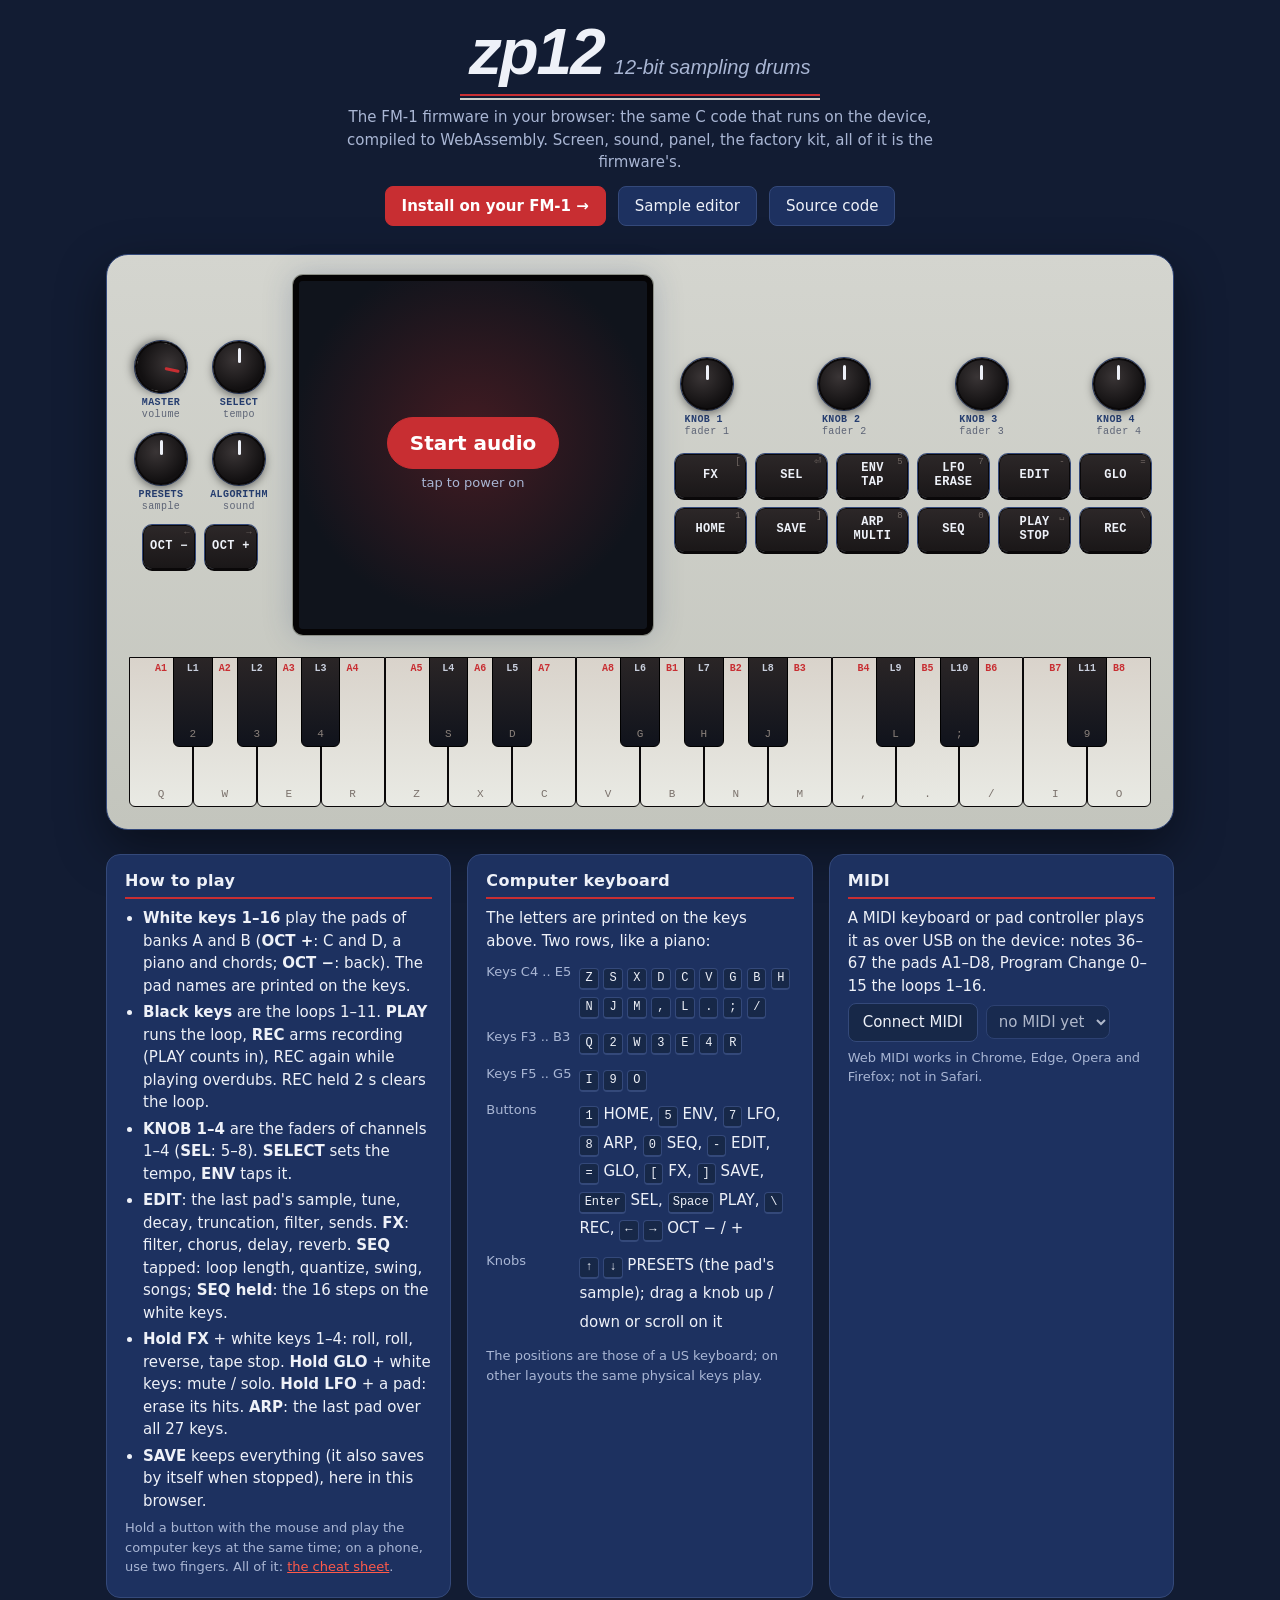
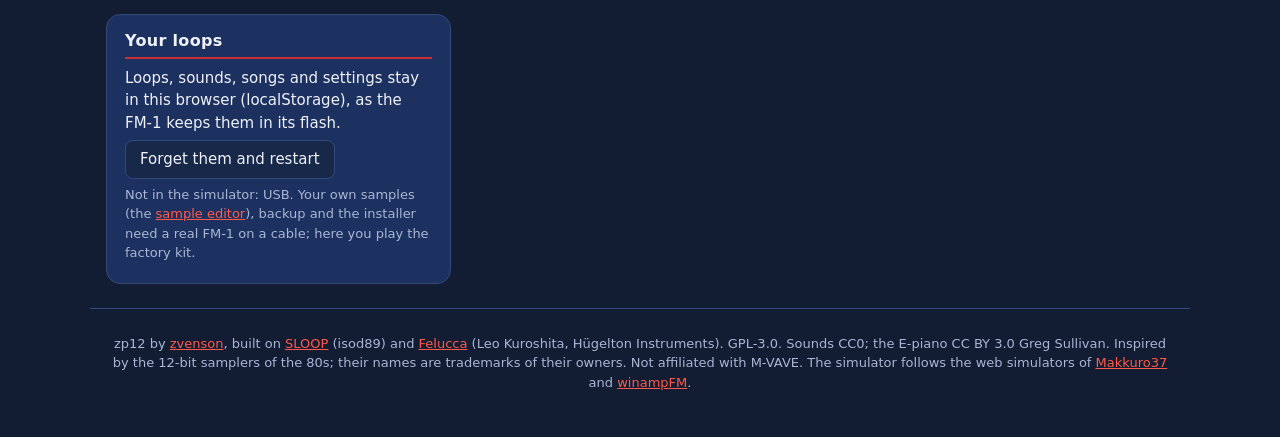
<file: sim/index.html>
<!doctype html>
<!-- SPDX-License-Identifier: GPL-3.0-only -->
<html lang="en">
<head>
<meta charset="utf-8">
<meta name="viewport" content="width=device-width, initial-scale=1">
<title>zp12 Simulator</title>
<meta name="description" content="zp12, a 12-bit sampling drum machine firmware for the M-VAVE FM-1, running in your browser: the firmware's own code compiled to WebAssembly.">
<meta name="theme-color" content="#263e70">
<link rel="icon" href="favicon.svg" type="image/svg+xml">
<link rel="stylesheet" href="sim.css">
</head>
<body>
<header class="top">
  <a class="logo" href="https://zp12.designburgapps.com/">zp12<small>12-bit sampling drums</small></a>
  <div class="rule"></div>
  <p class="tag">The FM-1 firmware in your browser: the same C code that runs on the device, compiled to WebAssembly.
    Screen, sound, panel, the factory kit, all of it is the firmware's.</p>
  <nav class="links">
    <a class="cta" href="https://thefirmwarehub.com/#fw-zp12">Install on your FM-1 &rarr;</a>
    <a href="https://zp12.designburgapps.com/editor/">Sample editor</a>
    <a href="https://github.com/zvenson/zp12">Source code</a>
  </nav>
</header>

<main>
  <section class="device" id="device" aria-label="The simulated FM-1">
    <div class="left">
      <div class="knobrow">
        <div class="knob" data-id="master" data-label="MASTER" data-sub="volume"></div>
        <div class="knob" data-id="select" data-label="SELECT" data-sub="tempo"></div>
      </div>
      <div class="knobrow">
        <div class="knob" data-id="presets" data-label="PRESETS" data-sub="sample"></div>
        <div class="knob" data-id="algo" data-label="ALGORITHM" data-sub="sound"></div>
      </div>
      <div class="octs">
        <button class="btn" data-btn="0">OCT &minus;</button>
        <button class="btn" data-btn="1">OCT +</button>
      </div>
    </div>
    <div class="screenbox">
      <canvas id="screen" width="240" height="240" aria-label="The FM-1's screen"></canvas>
      <button id="power" class="power">
        <span class="p1">Start audio</span>
        <span class="p2">tap to power on</span>
      </button>
    </div>
    <div class="right">
      <div class="knobrow four">
        <div class="knob" data-id="k1" data-label="KNOB 1" data-sub="fader 1"></div>
        <div class="knob" data-id="k2" data-label="KNOB 2" data-sub="fader 2"></div>
        <div class="knob" data-id="k3" data-label="KNOB 3" data-sub="fader 3"></div>
        <div class="knob" data-id="k4" data-label="KNOB 4" data-sub="fader 4"></div>
      </div>
      <div class="btngrid">
        <button class="btn" data-btn="2">FX</button>
        <button class="btn" data-btn="3">SEL</button>
        <button class="btn" data-btn="4">ENV<br>TAP</button>
        <button class="btn" data-btn="5">LFO<br>ERASE</button>
        <button class="btn" data-btn="6">EDIT</button>
        <button class="btn" data-btn="7">GLO</button>
        <button class="btn" data-btn="8">HOME</button>
        <button class="btn" data-btn="9">SAVE</button>
        <button class="btn" data-btn="10">ARP<br>MULTI</button>
        <button class="btn" data-btn="11">SEQ</button>
        <button class="btn" data-btn="12">PLAY<br>STOP</button>
        <button class="btn rec" data-btn="13">REC</button>
      </div>
    </div>
    <div class="keys" id="keys" aria-label="The 27 keys, F3 to G5: pads and loops"></div>
  </section>

  <section class="info">
    <div class="box">
      <h2>How to play</h2>
      <ul>
        <li><b>White keys 1&ndash;16</b> play the pads of banks A and B (<b>OCT +</b>: C and D, a piano and chords;
          <b>OCT &minus;</b>: back). The pad names are printed on the keys.</li>
        <li><b>Black keys</b> are the loops 1&ndash;11. <b>PLAY</b> runs the loop, <b>REC</b> arms recording
          (PLAY counts in), REC again while playing overdubs. REC held 2 s clears the loop.</li>
        <li><b>KNOB 1&ndash;4</b> are the faders of channels 1&ndash;4 (<b>SEL</b>: 5&ndash;8). <b>SELECT</b> sets the tempo,
          <b>ENV</b> taps it.</li>
        <li><b>EDIT</b>: the last pad's sample, tune, decay, truncation, filter, sends. <b>FX</b>: filter, chorus, delay,
          reverb. <b>SEQ</b> tapped: loop length, quantize, swing, songs; <b>SEQ held</b>: the 16 steps on the white keys.</li>
        <li><b>Hold FX</b> + white keys 1&ndash;4: roll, roll, reverse, tape stop. <b>Hold GLO</b> + white keys: mute / solo.
          <b>Hold LFO</b> + a pad: erase its hits. <b>ARP</b>: the last pad over all 27 keys.</li>
        <li><b>SAVE</b> keeps everything (it also saves by itself when stopped), here in this browser.</li>
      </ul>
      <p class="hint">Hold a button with the mouse and play the computer keys at the same time; on a phone, use two
        fingers. All of it: <a href="https://zp12.designburgapps.com/#cheatsheet">the cheat sheet</a>.</p>
    </div>

    <div class="box">
      <h2>Computer keyboard</h2>
      <p>The letters are printed on the keys above. Two rows, like a piano:</p>
      <table class="map">
        <tr><th>Keys C4 .. E5</th><td><kbd>Z</kbd> <kbd>S</kbd> <kbd>X</kbd> <kbd>D</kbd> <kbd>C</kbd> <kbd>V</kbd> <kbd>G</kbd> <kbd>B</kbd> <kbd>H</kbd> <kbd>N</kbd> <kbd>J</kbd> <kbd>M</kbd> <kbd>,</kbd> <kbd>L</kbd> <kbd>.</kbd> <kbd>;</kbd> <kbd>/</kbd></td></tr>
        <tr><th>Keys F3 .. B3</th><td><kbd>Q</kbd> <kbd>2</kbd> <kbd>W</kbd> <kbd>3</kbd> <kbd>E</kbd> <kbd>4</kbd> <kbd>R</kbd></td></tr>
        <tr><th>Keys F5 .. G5</th><td><kbd>I</kbd> <kbd>9</kbd> <kbd>O</kbd></td></tr>
        <tr><th>Buttons</th><td><kbd>1</kbd> HOME, <kbd>5</kbd> ENV, <kbd>7</kbd> LFO, <kbd>8</kbd> ARP, <kbd>0</kbd> SEQ, <kbd>-</kbd> EDIT,
          <kbd>=</kbd> GLO, <kbd>[</kbd> FX, <kbd>]</kbd> SAVE, <kbd>Enter</kbd> SEL, <kbd>Space</kbd> PLAY, <kbd>\</kbd> REC,
          <kbd>&larr;</kbd> <kbd>&rarr;</kbd> OCT &minus; / +</td></tr>
        <tr><th>Knobs</th><td><kbd>&uarr;</kbd> <kbd>&darr;</kbd> PRESETS (the pad's sample); drag a knob up / down or scroll on it</td></tr>
      </table>
      <p class="hint">The positions are those of a US keyboard; on other layouts the same physical keys play.</p>
    </div>

    <div class="box">
      <h2>MIDI</h2>
      <p>A MIDI keyboard or pad controller plays it as over USB on the device: notes 36&ndash;67 the pads A1&ndash;D8,
        Program Change 0&ndash;15 the loops 1&ndash;16.</p>
      <div class="midirow">
        <button id="midiBtn" class="small">Connect MIDI</button>
        <select id="midiSel" disabled><option value="">no MIDI yet</option></select>
      </div>
      <p class="hint" id="midiMsg">Web MIDI works in Chrome, Edge, Opera and Firefox; not in Safari.</p>
    </div>

    <div class="box">
      <h2>Your loops</h2>
      <p>Loops, sounds, songs and settings stay in this browser (localStorage), as the FM-1 keeps them in its flash.</p>
      <button id="resetStore" class="small">Forget them and restart</button>
      <p class="hint">Not in the simulator: USB. Your own samples (the
        <a href="https://zp12.designburgapps.com/editor/">sample editor</a>), backup and the installer need a real FM-1
        on a cable; here you play the factory kit.</p>
    </div>
  </section>
</main>

<footer>
  <p>zp12 by <a href="https://github.com/zvenson">zvenson</a>, built on
    <a href="https://github.com/isod89/sloop-fm1">SLOOP</a> (isod89) and
    <a href="https://github.com/hugelton/Felucca">Felucca</a> (Leo Kuroshita, H&uuml;gelton Instruments). GPL-3.0.
    Sounds CC0; the E-piano CC BY 3.0 Greg Sullivan. Inspired by the 12-bit samplers of the 80s; their names are
    trademarks of their owners. Not affiliated with M-VAVE.
    The simulator follows the web simulators of <a href="https://github.com/genkigenki/Makkuro37">Makkuro37</a> and
    <a href="https://github.com/hericdk/winampFM">winampFM</a>.</p>
</footer>
<script src="sim.js"></script>
</body>
</html>
</file>
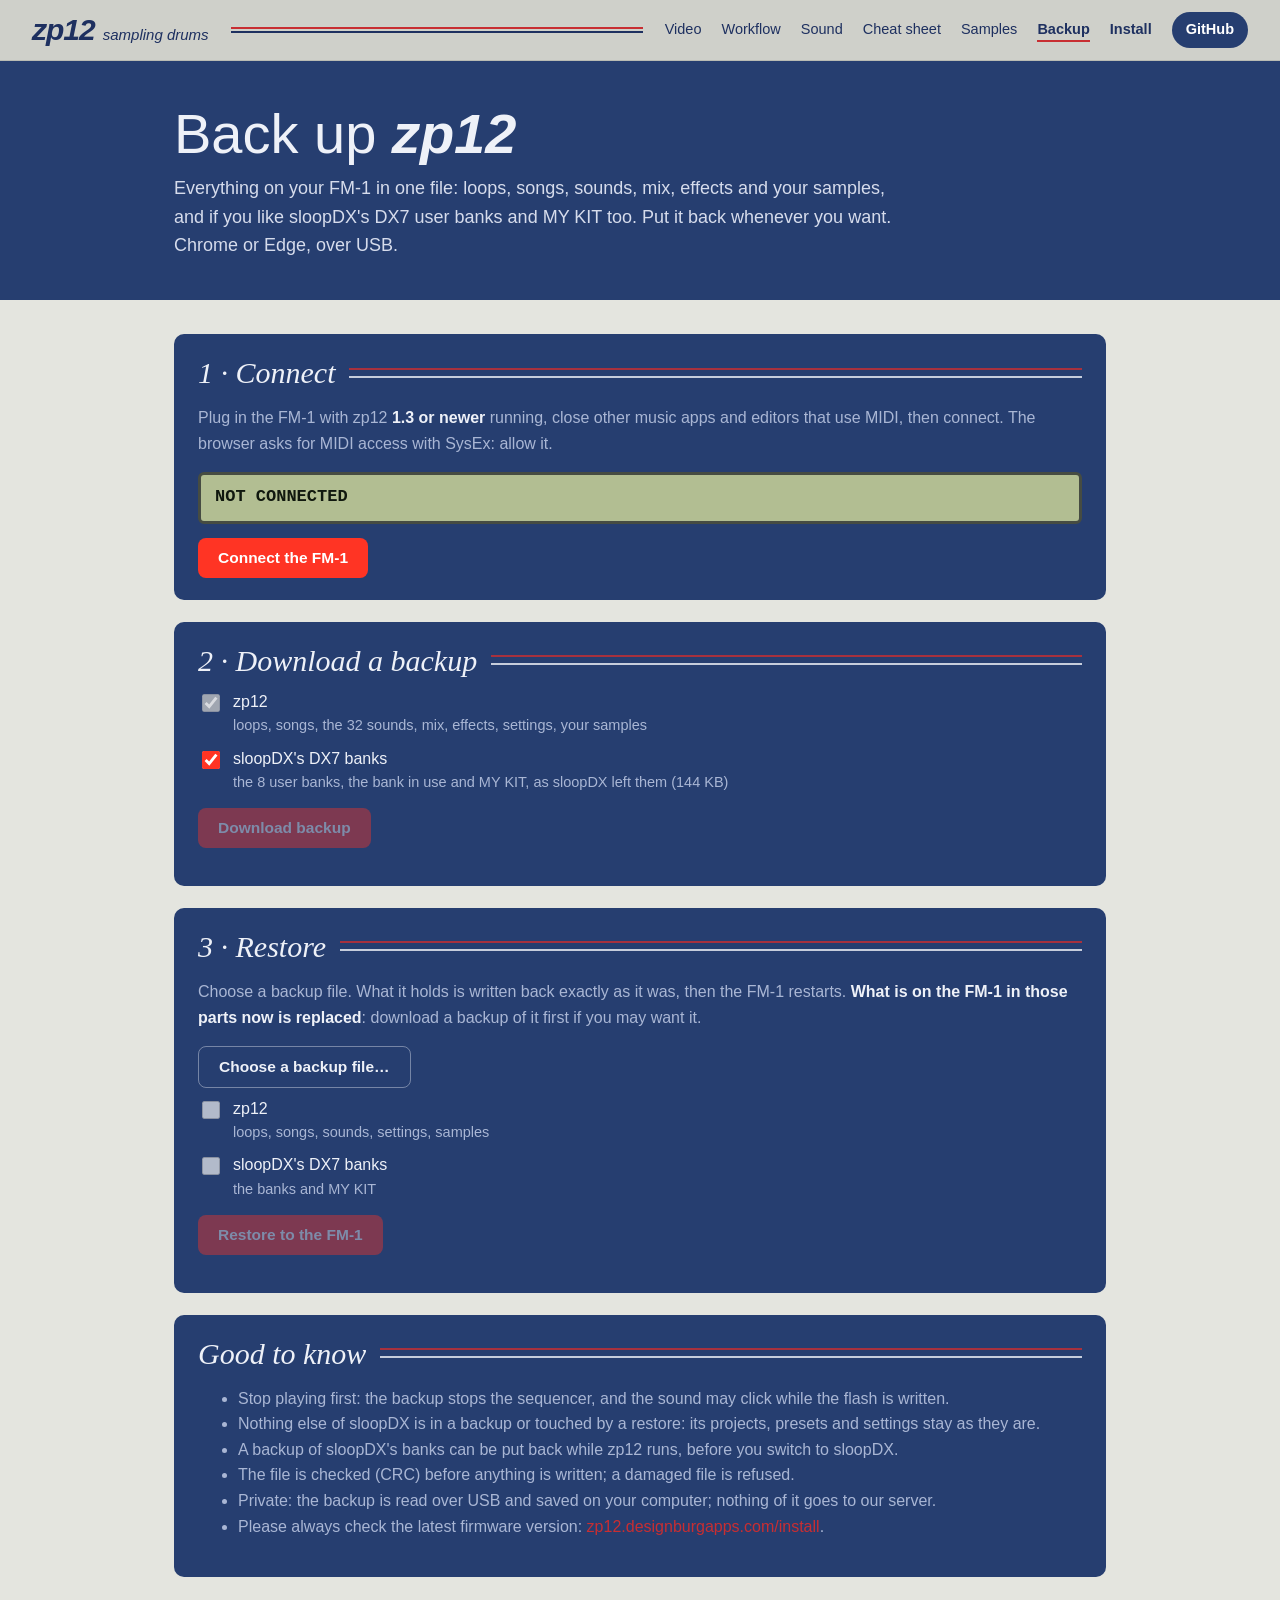
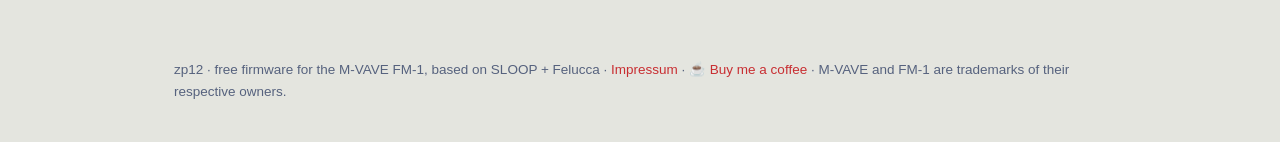
<file: docs/backup/index.html>
<!doctype html>
<!-- SPDX-License-Identifier: GPL-3.0-only  (C) 2026 Sven Trogus
     zp12: the backup page (tools/make_site.py writes it as docs/backup/index.html, beside zp12link.js). -->
<html lang="en">
<head>
<meta charset="utf-8">
<meta name="viewport" content="width=device-width, initial-scale=1">
<title>zp12 backup</title>
<link rel="icon" href="../favicon.svg" type="image/svg+xml">
<meta name="description" content="Back up and restore zp12 on the M-VAVE FM-1 from the browser: loops, sounds, songs, samples, and sloopDX's DX7 banks. Chrome or Edge over USB MIDI.">
<link rel="canonical" href="https://zp12.designburgapps.com/backup/">
<meta name="theme-color" content="#263e70">
<style>
  :root { --paper: #e4e5df; --frame: #cecfc9; --frame2: #b9bbb3; --navy: #263e70; --navy2: #1d3160; --ink: #1e3060;
          --red: #c82e32; --led: #ff3424; --txt: #eef1f8; --dim: #a9b6d4; --mute: #56627e; --lcd: #b2be92; --lcdink: #10180e;
          --ok: #2f8f5b; }
  * { box-sizing: border-box; }
  body { margin: 0; background: var(--paper); color: var(--ink); font: 16px/1.6 "Inter", -apple-system, BlinkMacSystemFont, "Segoe UI", Roboto, Arial, sans-serif; }
  a { color: var(--red); text-decoration: none; } a:hover { text-decoration: underline; }
  .wrap { max-width: 980px; margin: 0 auto; padding: 0 24px; }
  .rule { height: 6px; border-top: 2px solid var(--red); border-bottom: 2px solid var(--ink); }
  nav { background: var(--frame); border-bottom: 1px solid var(--frame2); }
  nav .wrap { display: flex; align-items: center; height: 60px; gap: 20px; }
  .mark { font: italic 900 30px/1 "Helvetica Neue", Arial, sans-serif; letter-spacing: -1px; color: var(--ink); }
  .mark small { font: italic 400 15px/1 "Helvetica Neue", Arial, sans-serif; letter-spacing: 0; margin-left: 8px; }
  nav .rule { flex: 1; }
  nav .links { display: flex; gap: 18px; font-size: 14.5px; }
  nav .links a { color: var(--ink); }
  header { background: var(--navy); color: var(--txt); padding: 44px 0 40px; }
  h1 { font-weight: 300; font-size: clamp(34px, 5vw, 56px); line-height: 1.05; margin: 0 0 10px; }
  h1 b { font-weight: 900; font-style: italic; }
  header p { color: #d6dcec; margin: 0; max-width: 40em; font-size: 18px; }
  main { padding: 34px 0 60px; }
  .card { background: var(--navy); color: var(--txt); border-radius: 10px; padding: 22px 24px; margin-bottom: 22px; }
  .card h2 { font: italic 400 30px/1.1 Georgia, "Times New Roman", serif; margin: 0 0 12px; display: flex; gap: 14px; align-items: center; }
  .card h2::after { content: ""; flex: 1; height: 6px; border-top: 2px solid var(--red); border-bottom: 2px solid var(--txt); opacity: 0.8; }
  .card p, .card li { color: var(--dim); }
  .card p b, .card li b { color: var(--txt); }
  .lcd { background: var(--lcd); color: var(--lcdink); border: 3px solid #464c42; border-radius: 6px; padding: 10px 14px;
         font: 700 17px/1.4 "Courier New", monospace; min-height: 52px; white-space: pre-wrap; }
  button, .file { font-family: inherit; font-weight: 700; font-size: 15.5px; line-height: 1; padding: 12px 20px; border-radius: 8px; border: 0; cursor: pointer;
                  background: var(--led); color: #fff; display: inline-flex; align-items: center; gap: 8px; }
  button.ghost, .file { background: transparent; color: var(--txt); border: 1px solid rgba(238, 241, 248, 0.4); }
  button:disabled { opacity: 0.4; cursor: default; }
  .row { display: flex; gap: 12px; flex-wrap: wrap; align-items: center; margin-top: 14px; }
  label.part { display: flex; gap: 10px; align-items: flex-start; margin: 8px 0; color: var(--txt); cursor: pointer; }
  label.part input { margin-top: 5px; accent-color: var(--led); width: 18px; height: 18px; }
  label.part span { color: var(--dim); display: block; font-size: 14.5px; }
  .bar { height: 10px; background: var(--navy2); border-radius: 5px; overflow: hidden; margin-top: 14px; display: none; }
  .bar i { display: block; height: 100%; width: 0; background: var(--led); transition: width 0.1s; }
  .warn { background: #fff3cd; color: #5c4400; border-radius: 8px; padding: 12px 16px; margin-top: 14px; font-size: 14.5px; }
  .ok { color: #9fe0b8 !important; }
  .err { color: #ffb4ab !important; }
  input[type=file] { display: none; }
  footer { font-size: 13.5px; color: var(--mute); padding: 0 0 40px; }
</style>
<style id="zp-nav">
  .zpnav { position: sticky; top: 0; z-index: 50; background: rgba(206, 207, 201, 0.95); backdrop-filter: blur(8px);
           border-bottom: 1px solid #b9bbb3; font: 16px/1.6 "Inter", -apple-system, BlinkMacSystemFont, "Segoe UI", Roboto, Arial, sans-serif; }
  .zpnav .zw { max-width: 1320px; margin: 0 auto; padding: 0 32px; display: flex; align-items: center; height: 60px; gap: 22px; }
  .zpnav .zm { font: italic 900 30px/1 "Helvetica Neue", Arial, sans-serif; letter-spacing: -1px; color: #1e3060; text-decoration: none; white-space: nowrap; }
  .zpnav .zm small { font: italic 400 15px/1 "Helvetica Neue", Arial, sans-serif; letter-spacing: 0; margin-left: 8px; }
  .zpnav .zr { flex: 1; height: 6px; border-top: 2px solid #c82e32; border-bottom: 2px solid #1e3060; }
  .zpnav .zl { display: flex; gap: 20px; font-size: 14.5px; align-items: center; }
  .zpnav .zl a { color: #1e3060; text-decoration: none; }
  .zpnav .zl a:hover { text-decoration: underline; }
  .zpnav .zl a.cur { font-weight: 700; box-shadow: inset 0 -2px 0 #c82e32; }
  .zpnav .zl a.gh { background: #263e70; color: #fff; padding: 6px 14px; border-radius: 999px; font-weight: 650; }
  @media (max-width: 980px) { .zpnav .zl a:not(.gh):not(.in) { display: none; } .zpnav .zr { display: none; } .zpnav .zw { justify-content: space-between; } }
  @media (max-width: 620px) { .zpnav .zw { padding: 0 18px; } }
</style>
</head>
<body>
<nav class="zpnav"><div class="zw">
  <a class="zm" href="../">zp12<small>sampling drums</small></a>
  <span class="zr"></span>
  <div class="zl"><a href="../#video">Video</a><a href="../#workflow">Workflow</a><a href="../#sound">Sound</a><a href="../#cheatsheet">Cheat sheet</a><a href="../editor/">Samples</a><a href="../backup/" class="cur">Backup</a>
    <a class="in" href="../install/"><b>Install</b></a><a class="gh" href="https://github.com/zvenson/zp12">GitHub</a></div>
</div></nav>
<header><div class="wrap">
  <h1>Back up <b>zp12</b></h1>
  <p>Everything on your FM-1 in one file: loops, songs, sounds, mix, effects and your samples, and if you like
     sloopDX's DX7 user banks and MY KIT too. Put it back whenever you want. Chrome or Edge, over USB.</p>
</div></header>
<main><div class="wrap">

  <section class="card">
    <h2>1 · Connect</h2>
    <p>Plug in the FM-1 with zp12 <b>1.3 or newer</b> running, close other music apps and editors that use MIDI, then connect.
       The browser asks for MIDI access with SysEx: allow it.</p>
    <div class="lcd" id="lcd">NOT CONNECTED</div>
    <div class="row"><button id="connect">Connect the FM-1</button></div>
  </section>

  <section class="card">
    <h2>2 · Download a backup</h2>
    <label class="part"><input type="checkbox" id="b-zp12" checked disabled><div>zp12<span>loops, songs, the 32 sounds, mix, effects, settings, your samples</span></div></label>
    <label class="part"><input type="checkbox" id="b-banks" checked><div>sloopDX's DX7 banks<span>the 8 user banks, the bank in use and MY KIT, as sloopDX left them (144 KB)</span></div></label>
    <div class="row"><button id="backup" disabled>Download backup</button></div>
    <div class="bar" id="bar-b"><i></i></div>
    <p id="msg-b"></p>
  </section>

  <section class="card">
    <h2>3 · Restore</h2>
    <p>Choose a backup file. What it holds is written back exactly as it was, then the FM-1 restarts.
       <b>What is on the FM-1 in those parts now is replaced</b>: download a backup of it first if you may want it.</p>
    <div class="row"><label class="file" for="file">Choose a backup file…</label><input type="file" id="file" accept=".zp12bak"><span id="fname"></span></div>
    <label class="part"><input type="checkbox" id="r-zp12" disabled><div>zp12<span>loops, songs, sounds, settings, samples</span></div></label>
    <label class="part"><input type="checkbox" id="r-banks" disabled><div>sloopDX's DX7 banks<span>the banks and MY KIT</span></div></label>
    <div class="row"><button id="restore" disabled>Restore to the FM-1</button></div>
    <div class="bar" id="bar-r"><i></i></div>
    <p id="msg-r"></p>
  </section>

  <section class="card">
    <h2>Good to know</h2>
    <ul>
      <li>Stop playing first: the backup stops the sequencer, and the sound may click while the flash is written.</li>
      <li>Nothing else of sloopDX is in a backup or touched by a restore: its projects, presets and settings stay as they are.</li>
      <li>A backup of sloopDX's banks can be put back while zp12 runs, before you switch to sloopDX.</li>
      <li>The file is checked (CRC) before anything is written; a damaged file is refused.</li>
      <li>Private: the backup is read over USB and saved on your computer; nothing of it goes to our server.</li>
      <li>Please always check the latest firmware version: <a href="../install/">zp12.designburgapps.com/install</a>.</li>
    </ul>
  </section>
</div></main>
<footer><div class="wrap">zp12 · free firmware for the M-VAVE FM-1, based on SLOOP + Felucca · <a href="../impressum.html">Impressum</a> · <a href="https://paypal.me/zvenson" rel="noopener">☕ Buy me a coffee</a> · M-VAVE and FM-1 are trademarks of their respective owners.</div></footer>

<script src="zp12link.js"></script>
<script>
"use strict";
const Z = window.ZP12Link, $ = (id) => document.getElementById(id);
let link = null, file = null, busy = false;
const lcd = (s) => { $("lcd").textContent = s; };
const msg = (id, s, cls = "") => { $(id).textContent = s; $(id).className = cls; };
function bar(id, done, total) {
  const b = $(id); b.style.display = total ? "block" : "none";
  b.firstElementChild.style.width = total ? (100 * done / total).toFixed(1) + "%" : "0";
}
function refresh() {
  $("backup").disabled = !link || busy;
  $("restore").disabled = !link || busy || !file || !($("r-zp12").checked || $("r-banks").checked);
  $("connect").disabled = busy;
}

$("connect").onclick = async () => {
  if (!navigator.requestMIDIAccess) { lcd("THIS BROWSER HAS NO WEB MIDI\nuse Chrome or Edge"); return; }
  let access;
  try { access = await navigator.requestMIDIAccess({ sysex: true }); }
  catch (e) { lcd("MIDI ACCESS DENIED\nallow MIDI with SysEx for this page"); return; }
  const isF = (p) => /felucca/i.test(p.name || "") && p.state !== "disconnected";
  const input = [...access.inputs.values()].find(isF), output = [...access.outputs.values()].find(isF);
  if (!input || !output) { lcd("NO FM-1 FOUND\nplug it in, close other MIDI apps"); return; }
  const l = new Z.Link((d) => output.send(d));
  input.onmidimessage = (e) => l.receive(e.data);
  try {
    const h = await l.hello();
    link = l;
    lcd(`CONNECTED\n${h.version.toUpperCase()}`);
  } catch (e) {
    lcd("THE FM-1 DOES NOT ANSWER\nzp12 1.3 or newer needed: see Install");
  }
  access.onstatechange = () => { if (!isF(input)) { link = null; lcd("DISCONNECTED"); refresh(); } };
  refresh();
};

$("backup").onclick = async () => {
  busy = true; refresh();
  const parts = ["zp12", ...($("b-banks").checked ? ["banks"] : [])];
  msg("msg-b", "Reading the FM-1…");
  try {
    const f = await Z.backup(link, parts, (d, t) => { bar("bar-b", d, t); lcd(`READING ${Math.round(100 * d / t)} %`); });
    const a = document.createElement("a");
    a.href = URL.createObjectURL(new Blob([f], { type: "application/octet-stream" }));
    a.download = `zp12-backup-${new Date().toISOString().slice(0, 10)}.zp12bak`;
    a.click();
    setTimeout(() => URL.revokeObjectURL(a.href), 5000);
    msg("msg-b", `Saved: ${a.download} (${Math.round(f.length / 1024)} KB).`, "ok");
    lcd("BACKUP SAVED");
  } catch (e) { msg("msg-b", e.message, "err"); lcd("BACKUP FAILED"); }
  bar("bar-b", 0, 0); busy = false; refresh();
};

$("file").onchange = async () => {
  file = null;
  const f = $("file").files[0];
  $("fname").textContent = f ? f.name : "";
  for (const p of ["zp12", "banks"]) { $("r-" + p).checked = false; $("r-" + p).disabled = true; }
  if (!f) { refresh(); return; }
  try {
    const u8 = new Uint8Array(await f.arrayBuffer()), b = Z.readBackup(u8);
    file = u8;
    for (const p of b.parts) { $("r-" + p).disabled = false; $("r-" + p).checked = true; }
    msg("msg-r", `A backup of ${b.version || "zp12"}: ${[...b.parts].map((p) => p === "banks" ? "sloopDX's banks" : "zp12").join(" and ")}.`);
  } catch (e) { msg("msg-r", e.message, "err"); }
  refresh();
};
for (const p of ["zp12", "banks"]) $("r-" + p).onchange = refresh;

$("restore").onclick = async () => {
  const parts = ["zp12", "banks"].filter((p) => $("r-" + p).checked);
  if (!confirm(`Replace ${parts.map((p) => p === "banks" ? "sloopDX's DX7 banks" : "zp12's loops, sounds and samples").join(" and ")} on the FM-1 with the backup?`)) return;
  busy = true; refresh();
  msg("msg-r", "Writing…");
  try {
    await Z.restore(link, file, parts, (d, t) => { bar("bar-r", d, t); lcd(`RESTORING ${Math.round(100 * d / t)} %`); });
    msg("msg-r", "Restored. The FM-1 restarts with it; connect again to go on.", "ok");
    lcd("RESTORED · RESTARTING");
    link = null;
  } catch (e) { msg("msg-r", e.message + " — nothing is lost that the file holds: try again.", "err"); lcd("RESTORE FAILED"); }
  bar("bar-r", 0, 0); busy = false; refresh();
};
refresh();
// ?demo=connected|reading|saved|restore: the page in a state, for the video's screenshots (no FM-1 needed)
{
  const demo = new URLSearchParams(location.search).get("demo");
  if (demo) {
    link = {};
    lcd("CONNECTED\nZP12 1.3");
    if (demo === "reading") { busy = true; bar("bar-b", 46, 100); lcd("READING 46 %"); msg("msg-b", "Reading the FM-1…"); }
    if (demo === "saved") { msg("msg-b", "Saved: zp12-backup-2026-10-07.zp12bak (172 KB).", "ok"); lcd("BACKUP SAVED"); }
    if (demo === "restore") {
      file = new Uint8Array(1); $("fname").textContent = "zp12-backup-2026-10-07.zp12bak";
      for (const p of ["zp12", "banks"]) { $("r-" + p).disabled = false; $("r-" + p).checked = true; }
      msg("msg-r", "A backup of zp12 1.3: zp12 and sloopDX's banks.");
      if (location.hash === "#writing") { busy = true; bar("bar-r", 71, 100); lcd("RESTORING 71 %"); msg("msg-r", "Writing…"); }
    }
    refresh();
  }
}
</script>
<!-- Matomo (self-hosted, matomo.designburgapps.com): one site per host (dx7 1, zp12 3, fm1 4, designburgapps.com 5);
     no cookies, IPs anonymised on the server, Do Not Track respected -->
<script>
  var _paq = window._paq = window._paq || [];
  var _mtmSite = {"zp12.designburgapps.com": "3", "thefirmwarehub.com": "4", "fm1.designburgapps.com": "4", "designburgapps.com": "5",
                  "www.designburgapps.com": "5"}[location.hostname] || "1";
  _paq.push(['setDomains', [location.hostname]]);
  _paq.push(['disableCookies']);
  _paq.push(['setDoNotTrack', true]);
  _paq.push(['enableHeartBeatTimer']);
  _paq.push(['trackPageView']);
  _paq.push(['enableLinkTracking']);
  (function() {
    var u="https://matomo.designburgapps.com/";
    _paq.push(['setTrackerUrl', u+'matomo.php']);
    _paq.push(['setSiteId', _mtmSite]);
    var d=document, g=d.createElement('script'), s=d.getElementsByTagName('script')[0];
    g.async=true; g.src=u+'matomo.js'; s.parentNode.insertBefore(g,s);
  })();
</script>
<!-- End Matomo Code -->
</body>
</html>
</file>
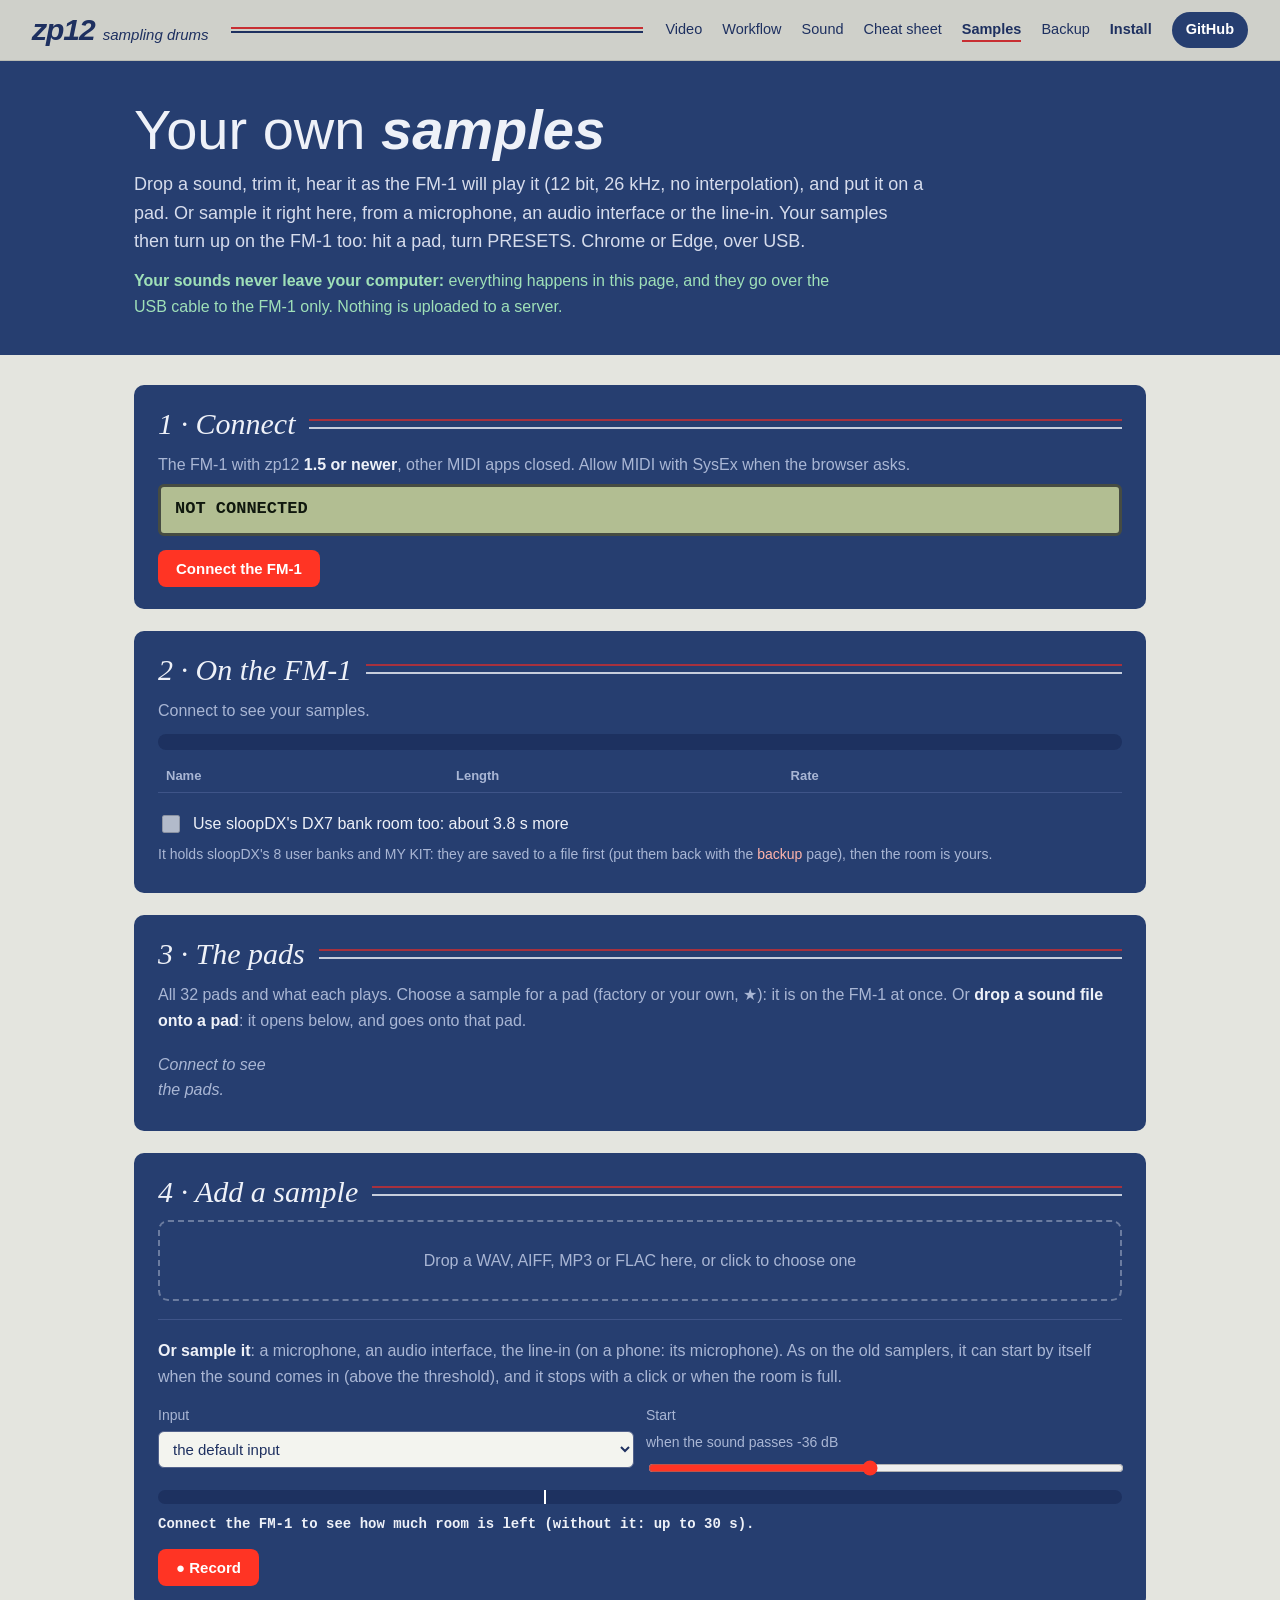
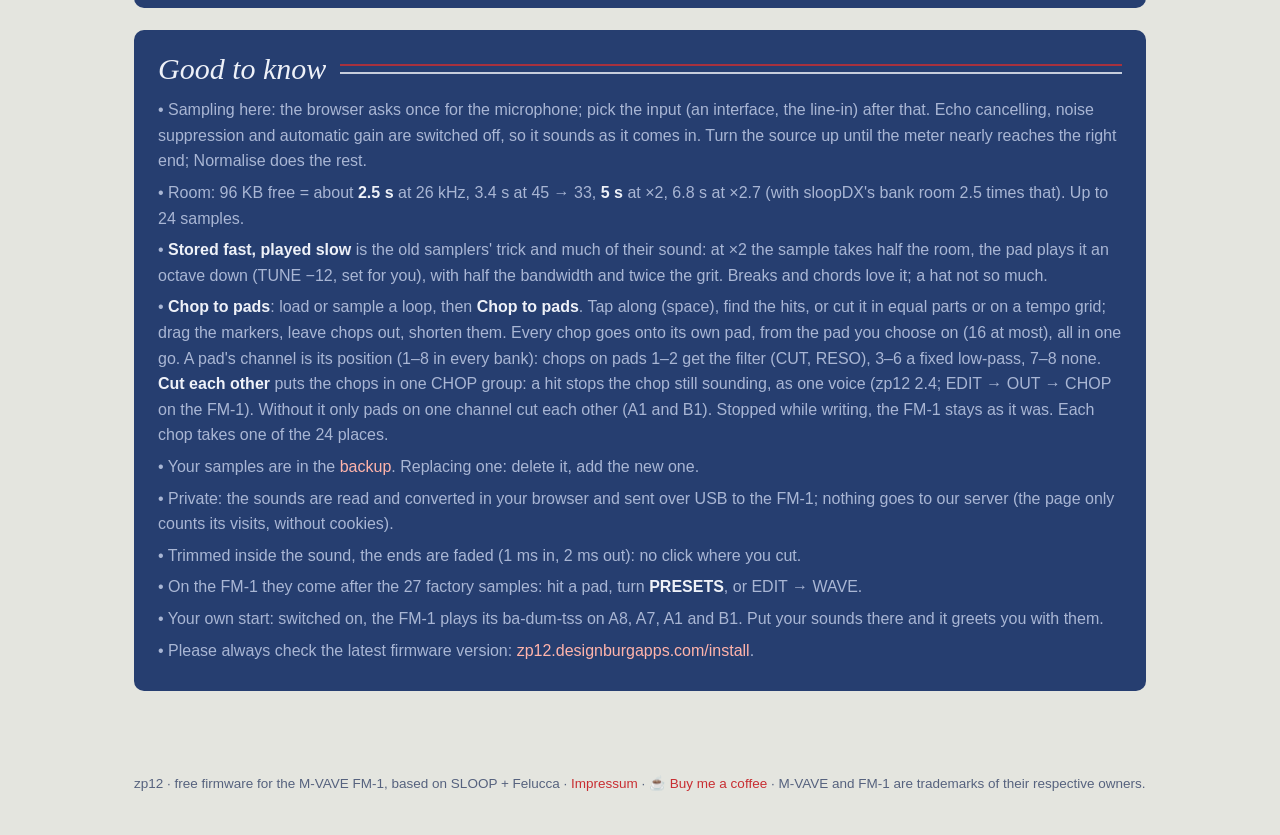
<file: docs/editor/index.html>
<!doctype html>
<!-- SPDX-License-Identifier: GPL-3.0-only  (C) 2026 Sven Trogus
     zp12: the sample editor (tools/make_site.py writes it as docs/editor/index.html, beside zp12link.js). -->
<html lang="en">
<head>
<meta charset="utf-8">
<meta name="viewport" content="width=device-width, initial-scale=1">
<title>zp12 sample editor</title>
<link rel="icon" href="../favicon.svg" type="image/svg+xml">
<meta name="description" content="Your own samples on zp12 for the M-VAVE FM-1: drop a WAV, trim it or chop a loop to pads, hear it as the FM-1 plays it (12 bit, 26 kHz, 45 to 33), put it on a pad. Chrome or Edge over USB MIDI.">
<link rel="canonical" href="https://zp12.designburgapps.com/editor/">
<meta name="theme-color" content="#263e70">
<style>
  :root { --paper: #e4e5df; --frame: #cecfc9; --frame2: #b9bbb3; --navy: #263e70; --navy2: #1d3160; --ink: #1e3060;
          --red: #c82e32; --led: #ff3424; --txt: #eef1f8; --dim: #a9b6d4; --mute: #56627e; --lcd: #b2be92; --lcdink: #10180e; }
  * { box-sizing: border-box; }
  body { margin: 0; background: var(--paper); color: var(--ink); font: 16px/1.6 "Inter", -apple-system, BlinkMacSystemFont, "Segoe UI", Roboto, Arial, sans-serif; }
  a { color: var(--red); text-decoration: none; } a:hover { text-decoration: underline; }
  .wrap { max-width: 1060px; margin: 0 auto; padding: 0 24px; }
  .rule { height: 6px; border-top: 2px solid var(--red); border-bottom: 2px solid var(--ink); }
  nav { background: var(--frame); border-bottom: 1px solid var(--frame2); }
  nav .wrap { display: flex; align-items: center; height: 60px; gap: 20px; }
  .mark { font: italic 900 30px/1 "Helvetica Neue", Arial, sans-serif; letter-spacing: -1px; color: var(--ink); }
  .mark small { font: italic 400 15px/1 "Helvetica Neue", Arial, sans-serif; letter-spacing: 0; margin-left: 8px; }
  nav .rule { flex: 1; }
  nav .links { display: flex; gap: 18px; font-size: 14.5px; }
  nav .links a { color: var(--ink); }
  header { background: var(--navy); color: var(--txt); padding: 40px 0 36px; }
  h1 { font-weight: 300; font-size: clamp(34px, 5vw, 56px); line-height: 1.05; margin: 0 0 10px; }
  h1 b { font-weight: 900; font-style: italic; }
  header p { color: #d6dcec; margin: 0; max-width: 44em; font-size: 18px; }
  main { padding: 30px 0 60px; }
  .card { background: var(--navy); color: var(--txt); border-radius: 10px; padding: 22px 24px; margin-bottom: 22px; }
  .card h2 { font: italic 400 30px/1.1 Georgia, "Times New Roman", serif; margin: 0 0 12px; display: flex; gap: 14px; align-items: center; }
  .card h2::after { content: ""; flex: 1; height: 6px; border-top: 2px solid var(--red); border-bottom: 2px solid var(--txt); opacity: 0.8; }
  .card p { color: var(--dim); margin: 6px 0; }
  .card p b { color: var(--txt); }
  .lcd { background: var(--lcd); color: var(--lcdink); border: 3px solid #464c42; border-radius: 6px; padding: 10px 14px;
         font: 700 17px/1.4 "Courier New", monospace; min-height: 52px; white-space: pre-wrap; }
  button, .file { font-family: inherit; font-weight: 700; font-size: 15px; line-height: 1; padding: 11px 18px; border-radius: 8px; border: 0;
                  cursor: pointer; background: var(--led); color: #fff; display: inline-flex; align-items: center; gap: 8px; }
  button.ghost, .file { background: transparent; color: var(--txt); border: 1px solid rgba(238, 241, 248, 0.4); }
  button.small { padding: 7px 11px; font-size: 13.5px; }
  button:disabled { opacity: 0.4; cursor: default; }
  .row { display: flex; gap: 12px; flex-wrap: wrap; align-items: center; margin-top: 14px; }
  .mem { height: 16px; background: var(--navy2); border-radius: 8px; overflow: hidden; margin-top: 10px; display: flex; }
  .mem i { display: block; height: 100%; background: var(--led); }
  .mem i.b { background: #6f8fcf; }
  .drop { display: block; border: 2px dashed rgba(238, 241, 248, 0.35); border-radius: 10px; padding: 26px; text-align: center; color: var(--dim); cursor: pointer; }
  .drop.on { border-color: var(--led); color: var(--txt); }
  canvas { width: 100%; height: 150px; background: #0e1220; border-radius: 8px; display: block; margin-top: 14px; touch-action: none; cursor: ew-resize; }
  .opts { display: grid; grid-template-columns: repeat(auto-fit, minmax(190px, 1fr)); gap: 12px; margin-top: 14px; }
  .opts label { font-size: 14px; color: var(--dim); display: flex; flex-direction: column; gap: 5px; }
  .opts label.chk { flex-direction: row; align-items: center; gap: 8px; color: var(--txt); }
  input[type=text], select { font: inherit; font-size: 15px; padding: 8px 10px; border-radius: 6px; border: 1px solid #52628c; background: #f3f4ef; color: var(--ink); }
  input[type=checkbox] { accent-color: var(--led); width: 18px; height: 18px; }
  input[type=file] { display: none; }
  .info { font: 700 14px/1.5 "Courier New", monospace; color: var(--txt); margin-top: 10px; }
  table { width: 100%; border-collapse: collapse; margin-top: 10px; }
  th { text-align: left; font-size: 13px; color: var(--dim); font-weight: 600; padding: 6px 8px; border-bottom: 1px solid #3e5488; }
  td { padding: 8px; border-bottom: 1px solid #33497c; font-size: 15px; vertical-align: middle; }
  td.n { font: 700 15px "Courier New", monospace; color: #fff; }
  td.act { display: flex; gap: 6px; flex-wrap: wrap; justify-content: flex-end; }
  .empty { color: var(--dim); font-style: italic; }
  .ok { color: #9fe0b8 !important; } .err { color: #ffb4ab !important; }
  .warn { background: #fff3cd; color: #5c4400; border-radius: 8px; padding: 10px 14px; margin-top: 12px; font-size: 14.5px; }
  .pads { display: grid; grid-template-columns: repeat(8, 1fr); gap: 8px; margin-top: 12px; }
  .pad { background: #0e1220; border: 2px solid #33497c; border-radius: 8px; padding: 6px 6px 8px; min-width: 0; }
  .pad.own { border-color: #6f8fcf; }
  .pad.on { border-color: var(--led); box-shadow: 0 0 0 3px rgba(255, 52, 36, 0.35); }
  .pad b { display: block; font: 700 13px/1.2 "Courier New", monospace; color: var(--dim); }
  .pad select { width: 100%; margin-top: 4px; padding: 4px 2px; font: 700 13px "Courier New", monospace; background: var(--lcd); color: var(--lcdink);
                border: 0; border-radius: 4px; }
  .rec { border-top: 1px solid #3e5488; margin-top: 18px; padding-top: 12px; }
  .meter { position: relative; height: 14px; background: var(--navy2); border-radius: 7px; overflow: hidden; margin-top: 12px; }
  .meter i { display: block; height: 100%; width: 0; background: #9fe0b8; }
  .meter i.hot { background: var(--led); }
  .meter s { position: absolute; top: 0; bottom: 0; width: 2px; background: #fff; }
  input[type=range] { accent-color: var(--led); width: 100%; }
  button.on { animation: blink 0.5s steps(1) infinite; }
  @keyframes blink { 50% { opacity: 0.55; } }
  .bank { grid-column: 1 / -1; font-size: 13px; color: var(--dim); margin-top: 4px; }
  @media (max-width: 760px) { .pads { grid-template-columns: repeat(4, 1fr); } }
  .modes { display: flex; gap: 0; margin-top: 16px; }
  .modes button { border-radius: 0; background: transparent; color: var(--txt); border: 1px solid rgba(238, 241, 248, 0.4); }
  .modes button:first-child { border-radius: 8px 0 0 8px; } .modes button:last-child { border-radius: 0 8px 8px 0; }
  .modes button.sel { background: var(--txt); color: var(--navy); }
  #cwave { height: 170px; cursor: default; }
  #cwave:focus { outline: 2px solid #6f8fcf; }
  .chips { display: flex; flex-wrap: wrap; gap: 6px; margin-top: 12px; }
  .chip { font: 700 13px/1.25 "Courier New", monospace; background: #0e1220; color: var(--txt); border: 2px solid #33497c; border-radius: 6px;
          padding: 4px 7px; cursor: pointer; user-select: none; text-align: left; }
  .chip small { display: block; font-weight: 400; color: var(--dim); font-size: 11.5px; }
  .chip.f1 { border-color: #e0a84f; } .chip.f2 { border-color: #6f8fcf; }
  .chip.sel { box-shadow: 0 0 0 3px rgba(255, 52, 36, 0.55); }
  .chip.off { opacity: 0.45; text-decoration: line-through; }
  .opts label button { align-self: flex-start; }
  .legend { font-size: 13px; color: var(--dim); margin-top: 6px; }
  .legend i { display: inline-block; width: 10px; height: 10px; border: 2px solid; border-radius: 2px; margin: 0 4px 0 10px; vertical-align: -1px; }
  footer { font-size: 13.5px; color: var(--mute); padding: 0 0 40px; }
  @media (max-width: 700px) { td.act { justify-content: flex-start; } th:nth-child(3), td:nth-child(3) { display: none; } }
</style>
<style id="zp-nav">
  .zpnav { position: sticky; top: 0; z-index: 50; background: rgba(206, 207, 201, 0.95); backdrop-filter: blur(8px);
           border-bottom: 1px solid #b9bbb3; font: 16px/1.6 "Inter", -apple-system, BlinkMacSystemFont, "Segoe UI", Roboto, Arial, sans-serif; }
  .zpnav .zw { max-width: 1320px; margin: 0 auto; padding: 0 32px; display: flex; align-items: center; height: 60px; gap: 22px; }
  .zpnav .zm { font: italic 900 30px/1 "Helvetica Neue", Arial, sans-serif; letter-spacing: -1px; color: #1e3060; text-decoration: none; white-space: nowrap; }
  .zpnav .zm small { font: italic 400 15px/1 "Helvetica Neue", Arial, sans-serif; letter-spacing: 0; margin-left: 8px; }
  .zpnav .zr { flex: 1; height: 6px; border-top: 2px solid #c82e32; border-bottom: 2px solid #1e3060; }
  .zpnav .zl { display: flex; gap: 20px; font-size: 14.5px; align-items: center; }
  .zpnav .zl a { color: #1e3060; text-decoration: none; }
  .zpnav .zl a:hover { text-decoration: underline; }
  .zpnav .zl a.cur { font-weight: 700; box-shadow: inset 0 -2px 0 #c82e32; }
  .zpnav .zl a.gh { background: #263e70; color: #fff; padding: 6px 14px; border-radius: 999px; font-weight: 650; }
  @media (max-width: 980px) { .zpnav .zl a:not(.gh):not(.in) { display: none; } .zpnav .zr { display: none; } .zpnav .zw { justify-content: space-between; } }
  @media (max-width: 620px) { .zpnav .zw { padding: 0 18px; } }
</style>
</head>
<body>
<nav class="zpnav"><div class="zw">
  <a class="zm" href="../">zp12<small>sampling drums</small></a>
  <span class="zr"></span>
  <div class="zl"><a href="../#video">Video</a><a href="../#workflow">Workflow</a><a href="../#sound">Sound</a><a href="../#cheatsheet">Cheat sheet</a><a href="../editor/" class="cur">Samples</a><a href="../backup/">Backup</a>
    <a class="in" href="../install/"><b>Install</b></a><a class="gh" href="https://github.com/zvenson/zp12">GitHub</a></div>
</div></nav>
<header><div class="wrap">
  <h1>Your own <b>samples</b></h1>
  <p>Drop a sound, trim it, hear it as the FM-1 will play it (12 bit, 26 kHz, no interpolation), and put it on a pad.
     Or sample it right here, from a microphone, an audio interface or the line-in. Your samples then turn up on the
     FM-1 too: hit a pad, turn PRESETS. Chrome or Edge, over USB.</p>
  <p style="margin-top:12px;font-size:16px;color:#9fe0b8"><b>Your sounds never leave your computer:</b> everything happens in this page, and they go over the USB cable to the FM-1 only. Nothing is uploaded to a server.</p>
</div></header>
<main><div class="wrap">

  <section class="card">
    <h2>1 · Connect</h2>
    <p>The FM-1 with zp12 <b>1.5 or newer</b>, other MIDI apps closed. Allow MIDI with SysEx when the browser asks.</p>
    <div class="lcd" id="lcd">NOT CONNECTED</div>
    <div class="row"><button id="connect">Connect the FM-1</button></div>
  </section>

  <section class="card">
    <h2>2 · On the FM-1</h2>
    <p id="memtxt">Connect to see your samples.</p>
    <div class="mem" id="mem"></div>
    <table><thead><tr><th>Name</th><th>Length</th><th>Rate</th><th></th></tr></thead><tbody id="list"></tbody></table>
    <div class="row" style="margin-top:18px">
      <label class="chk" style="display:flex;gap:10px;align-items:center;color:var(--txt)"><input type="checkbox" id="banks" disabled>
        Use sloopDX's DX7 bank room too: about 3.8 s more</label>
    </div>
    <p id="banktxt" style="font-size:14px">It holds sloopDX's 8 user banks and MY KIT: they are saved to a file first (put them back with the
      <a href="../backup/" style="color:#ffb4ab">backup</a> page), then the room is yours.</p>
  </section>

  <section class="card">
    <h2>3 · The pads</h2>
    <p>All 32 pads and what each plays. Choose a sample for a pad (factory or your own, ★): it is on the FM-1 at once.
       Or <b>drop a sound file onto a pad</b>: it opens below, and goes onto that pad.</p>
    <div class="pads" id="pads"><p class="empty">Connect to see the pads.</p></div>
  </section>

  <section class="card" id="add">
    <h2>4 · Add a sample</h2>
    <label class="drop" id="drop" for="file">Drop a WAV, AIFF, MP3 or FLAC here, or click to choose one</label>
    <input type="file" id="file" accept="audio/*,.wav,.aif,.aiff,.mp3,.flac,.ogg">
    <div class="rec">
      <p><b>Or sample it</b>: a microphone, an audio interface, the line-in (on a phone: its microphone). As on the old
         samplers, it can start by itself when the sound comes in (above the threshold), and it stops with a click or when the room is full.</p>
      <div class="opts">
        <label>Input<select id="src"><option value="">the default input</option></select></label>
        <label>Start <span id="thrv"></span><input type="range" id="thr" min="-62" max="-6" value="-36"></label>
      </div>
      <div class="meter" title="the input level; the white line: the threshold"><i id="lvl"></i><s id="thrmark"></s></div>
      <div class="info" id="room"></div>
      <div class="row"><button id="rec">● Record</button><span id="recst" style="color:var(--dim)"></span></div>
    </div>
    <div class="modes" id="modes" style="display:none"><button id="m-one" class="sel">One pad</button><button id="m-chop">Chop to pads</button></div>
    <div id="chop" style="display:none">
      <canvas id="cwave" width="2000" height="340" tabindex="0"></canvas>
      <p style="font-size:13.5px">Space: play, then <b>tap</b> along (each tap a marker; space while stopped plays) · click a chop: hear it as the FM-1 plays it ·
         double-click: a marker · drag: move it · ← →: nudge · Del: remove · K: keep / leave out · 1–9, 0: hear a chop · wheel: zoom ·
         the handle at the bottom: the chop's length</p>
      <div class="row">
        <button class="ghost small" id="c-play">▶ Play</button><button class="ghost small" id="c-tap">TAP</button>
        <label class="chk" style="display:flex;gap:8px;align-items:center"><input type="checkbox" id="c-snap" checked> snap to the hit</label>
        <button class="ghost small" id="c-clear">Clear markers</button>
      </div>
      <div class="opts">
        <label>Hits: sensitivity<input type="range" id="c-sens" min="1" max="10" value="5"></label>
        <label>&nbsp;<button class="ghost small" id="c-hits">Find hits</button></label>
        <label>Equal parts<select id="c-n"><option>2</option><option>4</option><option selected>8</option><option>12</option><option>16</option></select></label>
        <label>&nbsp;<button class="ghost small" id="c-equal">Cut in equal parts</button></label>
        <label>Tempo (BPM)<input type="text" id="c-bpm" value="90" inputmode="decimal"></label>
        <label>The loop is<select id="c-bars"><option value="1">1 bar</option><option value="2" selected>2 bars</option><option value="4">4 bars</option><option value="8">8 bars</option></select></label>
        <label>&nbsp;<button class="ghost small" id="c-guess">BPM from its length</button></label>
        <label>Grid<select id="c-div"><option value="4">1 bar</option><option value="2">1/2</option><option value="1" selected>1/4</option><option value="0.5">1/8</option><option value="0.25">1/16</option></select></label>
        <label>&nbsp;<button class="ghost small" id="c-grid">Cut on the grid</button></label>
      </div>
      <p style="font-size:13.5px">Equal parts and the grid cut the part between the first and the last marker (with fewer than two: all of it);
         the last marker then ends the last chop.</p>
      <div class="chips" id="chips"></div>
      <div class="legend">Each pad plays on its own channel (pad 1–8 = channel 1–8 in every bank):
        <i style="border-color:#e0a84f"></i>1–2 the filter (CUT, RESO) <i style="border-color:#6f8fcf"></i>3–6 a fixed low-pass (9 / 12 kHz)
        <i style="border-color:#33497c"></i>7–8 open. Two pads on one channel cut each other (A1 and B1); with <b>Cut each other</b> all the chops do (their CHOP group, EDIT → OUT on the FM-1, zp12 2.4).</div>
      <div class="row" id="c-selrow" style="display:none">
        <b id="c-selname" style="font-family:'Courier New',monospace"></b>
        <label class="chk" style="display:flex;gap:8px;align-items:center"><input type="checkbox" id="c-keep"> keep</label>
        <span style="color:var(--dim)">length</span><input type="range" id="c-len" min="10" max="1000" style="width:200px"><span id="c-lentxt" style="color:var(--dim)"></span>
        <button class="ghost small" id="c-selplay">▶</button><button class="ghost small" id="c-full">Up to the next marker</button>
      </div>
      <div class="opts">
        <label>Names (6 letters + number)<input type="text" id="c-name" maxlength="6"></label>
        <label>Onto the pads from<select id="c-pad"></select></label>
        <label>Rate<select id="c-rate"><option value="26040">26.04 kHz (the SP-1200)</option><option value="27500">27.5 kHz (the SP-12)</option></select></label>
        <label>Stored at<select id="c-speed"><option value="0">1×, as it is</option><option value="1">45 → 33</option><option value="2">×2: an octave down on the pad</option><option value="3">×2.7: both</option></select></label>
        <label>Cut each other<select id="c-chop"><option value="1">yes: CHOP group 1</option><option value="2">yes: CHOP group 2</option><option value="3">yes: CHOP group 3</option><option value="4">yes: CHOP group 4</option><option value="5">yes: CHOP group 5</option><option value="6">yes: CHOP group 6</option><option value="7">yes: CHOP group 7</option><option value="8">yes: CHOP group 8</option><option value="0">no (only on one channel, A1 and B1)</option></select></label>
        <label>Level<select id="c-norm"><option value="1">all together (the loudest at full)</option><option value="2">each chop at full</option><option value="0">as it is</option></select></label>
      </div>
      <div class="mem" id="c-mem"></div>
      <div class="info" id="c-room"></div>
      <div class="row">
        <button class="ghost small" id="c-keepall">Keep all</button><button class="ghost small" id="c-keepnone">Keep none</button>
        <button class="ghost small" id="c-fit">Fit to room</button>
      </div>
      <div class="row">
        <button id="c-send" disabled>Onto the FM-1</button><button class="ghost" id="c-stop" style="display:none">■ Stop</button>
      </div>
      <p id="c-msg"></p>
    </div>
    <div id="ed" style="display:none">
      <canvas id="wave" width="2000" height="300"></canvas>
      <p style="font-size:13.5px">Drag the left or right part of the picture to set where it starts and ends.</p>
      <div class="opts">
        <label>Name (8 letters)<input type="text" id="name" maxlength="8"></label>
        <label>Rate<select id="rate"><option value="26040">26.04 kHz (the SP-1200)</option><option value="27500">27.5 kHz (the SP-12)</option></select></label>
        <label>Stored at<select id="speed"><option value="0">1×, as it is</option><option value="1">45 → 33: a third more time, grainier</option><option value="2">×2: twice the time, an octave down on the pad</option><option value="3">×2.7: both (the most time, the most grit)</option></select></label>
        <label class="chk"><input type="checkbox" id="norm" checked> Normalise</label>
        <label>Then put it on<select id="pad"><option value="-1">no pad</option></select></label>
      </div>
      <div class="info" id="info"></div>
      <div class="row">
        <button class="ghost" id="play-o">▶ Original</button>
        <button class="ghost" id="play-z">▶ As the FM-1 plays it</button>
        <button class="ghost" id="savewav">WAV</button>
        <button id="upload" disabled>Onto the FM-1</button>
      </div>
      <p id="msg"></p>
    </div>
  </section>

  <section class="card">
    <h2>Good to know</h2>
    <p>• Sampling here: the browser asks once for the microphone; pick the input (an interface, the line-in) after that.
       Echo cancelling, noise suppression and automatic gain are switched off, so it sounds as it comes in. Turn the source up
       until the meter nearly reaches the right end; Normalise does the rest.</p>
    <p>• Room: 96 KB free = about <b>2.5 s</b> at 26 kHz, 3.4 s at 45 → 33, <b>5 s</b> at ×2, 6.8 s at ×2.7 (with sloopDX's bank room 2.5 times that). Up to 24 samples.</p>
    <p>• <b>Stored fast, played slow</b> is the old samplers' trick and much of their sound: at ×2 the sample takes half the room, the pad plays it an octave down (TUNE −12, set for you), with half the bandwidth and twice the grit. Breaks and chords love it; a hat not so much.</p>
    <p>• <b>Chop to pads</b>: load or sample a loop, then <b>Chop to pads</b>. Tap along (space), find the hits, or cut it in equal
       parts or on a tempo grid; drag the markers, leave chops out, shorten them. Every chop goes onto its own pad, from the
       pad you choose on (16 at most), all in one go. A pad's channel is its position (1–8 in every bank): chops on pads 1–2
       get the filter (CUT, RESO), 3–6 a fixed low-pass, 7–8 none. <b>Cut each other</b> puts the chops in one CHOP group: a hit
       stops the chop still sounding, as one voice (zp12 2.4; EDIT → OUT → CHOP on the FM-1). Without it only pads on one
       channel cut each other (A1 and B1).
       Stopped while writing, the FM-1 stays as it was. Each chop takes one of the 24 places.</p>
    <p>• Your samples are in the <a href="../backup/" style="color:#ffb4ab">backup</a>. Replacing one: delete it, add the new one.</p>
    <p>• Private: the sounds are read and converted in your browser and sent over USB to the FM-1; nothing goes to our server (the page only counts its visits, without cookies).</p>
    <p>• Trimmed inside the sound, the ends are faded (1 ms in, 2 ms out): no click where you cut.</p>
    <p>• On the FM-1 they come after the 27 factory samples: hit a pad, turn <b>PRESETS</b>, or EDIT → WAVE.</p>
    <p>• Your own start: switched on, the FM-1 plays its ba-dum-tss on A8, A7, A1 and B1. Put your sounds there and it greets you with them.</p>
    <p>• Please always check the latest firmware version: <a href="../install/" style="color:#ffb4ab">zp12.designburgapps.com/install</a>.</p>
  </section>
</div></main>
<footer><div class="wrap">zp12 · free firmware for the M-VAVE FM-1, based on SLOOP + Felucca · <a href="../impressum.html">Impressum</a> · <a href="https://paypal.me/zvenson" rel="noopener">☕ Buy me a coffee</a> · M-VAVE and FM-1 are trademarks of their respective owners.</div></footer>

<script src="../backup/zp12link.js"></script>
<script>
"use strict";
const Z = window.ZP12Link, $ = (id) => document.getElementById(id);
let link = null, dir = null, busy = false, src = null, cut = [0, 0], enc = null, ac = null, banksSaved = false, pads = null;
const PADS = [];
for (const b of "ABCD") for (let i = 1; i <= 8; i++) PADS.push(b + i);
PADS.forEach((p, i) => { const o = document.createElement("option"); o.value = i; o.textContent = p; $("pad").append(o); });
const lcd = (s) => { $("lcd").textContent = s; };
const msg = (s, cls = "") => { $("msg").textContent = s; $("msg").className = cls; };
const secs = (n, rate, flags) => Z.playSecs(n, rate, flags).toFixed(2) + " s";
const SPEED = ["", " · 45→33", " · ×2", " · ×2.7"], speed = () => +$("speed").value, slowOn = () => !!(speed() & 1), octOn = () => !!(speed() & 2);
function audio() { if (!ac) ac = new AudioContext({ sampleRate: 44100 }); return ac; }
function play(f32) {
  const a = audio(), b = a.createBuffer(1, f32.length, 44100);
  b.copyToChannel(f32, 0);
  const s = a.createBufferSource(); s.buffer = b; s.connect(a.destination); s.start();
}

function refresh() {
  const on = !!link && !busy;
  $("connect").disabled = busy;
  $("upload").disabled = !on || !enc;
  $("banks").disabled = !on || (dir && dir.flags & 1);
  document.querySelectorAll("#list button, #pads select").forEach((b) => { b.disabled = !on; });
  if (src && mode === "chop") chopRender();
}
function showDir() {
  const tb = $("list"); tb.innerHTML = "";
  if (!dir) return;
  const kit = link?.info?.kit || 27, useB = $("banks").checked || !!(dir.flags & 1), r = Z.room(dir, useB);
  dir.slots.forEach((s, i) => {
    if (!s) return;
    const tr = document.createElement("tr"), slow = s.flags & 1, oct = s.flags & 2;
    tr.innerHTML = `<td class="n">${s.name}</td><td>${secs(s.n, s.rate, s.flags)}</td><td>${(s.rate / 1000).toFixed(2)} kHz${SPEED[s.flags & 3]}</td><td class="act"></td>`;
    const act = tr.lastChild, btn = (t, f, cls = "ghost small") => { const b = document.createElement("button"); b.className = cls; b.textContent = t; b.onclick = f; act.append(b); };
    btn("▶", () => run(async () => play(Z.zoh(await Z.fetchSample(link, s), s.rate, slow, oct))));
    const sel = document.createElement("select"); sel.innerHTML = PADS.map((p, k) => `<option value="${k}">${p}</option>`).join("");
    sel.style.padding = "5px"; act.append(sel);
    btn("On the pad", () => run(async () => { await link.assign(+sel.value, kit + i); lcd(`${PADS[+sel.value]} ${s.name}`); }));
    btn("WAV", () => run(async () => save(Z.wav(await Z.fetchSample(link, s), Math.round(s.rate / Z.speedOf({ slow, oct }))), s.name.toLowerCase().replace(/\W+/g, "-") + ".wav")));
    btn("Delete", () => { if (confirm(`Delete ${s.name} from the FM-1? Pads that play it fall silent.`)) run(async () => { await Z.remove(link, dir, i); }); });
    tb.append(tr);
  });
  if (!tb.children.length) tb.innerHTML = '<tr><td colspan="4" class="empty">No own samples yet.</td></tr>';
  const usedB = r.total - r.free;
  $("mem").innerHTML = `<i style="width:${(100 * usedB / r.total).toFixed(1)}%"></i>`;
  $("memtxt").innerHTML = `<b>${dir.slots.filter(Boolean).length}</b> of 24 places · <b>${Math.round(usedB / 1024)}</b> of ${Math.round(r.total / 1024)} KB used · ` +
    `the longest still fits: <b>${(r.longest / 26040).toFixed(2)} s</b> at 26 kHz, <b>${(r.longest / 26040 * 2).toFixed(2)} s</b> at ×2, <b>${(r.longest / 26040 * 2 * 45 / 33).toFixed(2)} s</b> at ×2.7`;
  $("banks").checked = useB;
  refresh(); info(); showRoom();
}
// the 32 pads: what each plays, a choice of every sample there is; a file dropped on one opens for that pad
function showPads() {
  const g = $("pads"); g.innerHTML = "";
  if (!pads) return;
  const kit = pads.kit.length, opts = pads.kit.map((n, w) => `<option value="${w}">${n}</option>`).join("") +
    (dir ? dir.slots.map((s, i) => s ? `<option value="${kit + i}">★ ${s.name}</option>` : "").join("") : "");
  PADS.forEach((label, p) => {
    if (p % 8 === 0) { const h = document.createElement("div"); h.className = "bank"; h.textContent = `Bank ${label[0]}: white keys ${p % 16 ? "9–16" : "1–8"}${p >= 16 ? " with OCT+" : ""}`; g.append(h); }
    const w = pads.waves[p], c = document.createElement("div");
    c.className = "pad" + (w >= kit && w !== 255 ? " own" : "") + (+$("pad").value === p && src ? " on" : "");
    c.innerHTML = `<b>${label}</b><select>${w === 255 || (w >= kit && !(dir && dir.slots[w - kit])) ? '<option value="-1" selected>-----</option>' : ""}${opts}</select>`;
    const sel = c.querySelector("select");
    if (w !== 255) sel.value = String(w);
    sel.disabled = !link || busy;
    sel.onchange = () => +sel.value >= 0 && run(async () => { await link.assign(p, +sel.value); lcd(`${label} ${sel.selectedOptions[0].textContent.replace("★ ", "")}`); });
    c.ondragover = (e) => { e.preventDefault(); c.classList.add("on"); };
    c.ondragleave = () => c.classList.remove("on");
    c.ondrop = (e) => { e.preventDefault(); if (e.dataTransfer.files[0]) { $("pad").value = String(p); load(e.dataTransfer.files[0]); $("add").scrollIntoView({ behavior: "smooth" }); } };
    g.append(c);
  });
}
function save(u8, name) {
  const a = document.createElement("a");
  a.href = URL.createObjectURL(new Blob([u8])); a.download = name; a.click();
  setTimeout(() => URL.revokeObjectURL(a.href), 5000);
}
async function run(f) {
  busy = true; refresh();
  try { await f(); if (link && link.read) { dir = await Z.readDir(link); pads = await link.pads(); showDir(); showPads(); } }
  catch (e) { msg(e.message, "err"); lcd("ERROR"); }
  busy = false; refresh();
}

$("connect").onclick = async () => {
  if (!navigator.requestMIDIAccess) { lcd("THIS BROWSER HAS NO WEB MIDI\nuse Chrome or Edge"); return; }
  let access;
  try { access = await navigator.requestMIDIAccess({ sysex: true }); } catch (e) { lcd("MIDI ACCESS DENIED"); return; }
  const isF = (p) => /felucca/i.test(p.name || "") && p.state !== "disconnected";
  const input = [...access.inputs.values()].find(isF), output = [...access.outputs.values()].find(isF);
  if (!input || !output) { lcd("NO FM-1 FOUND\nplug it in, close other MIDI apps"); return; }
  const l = new Z.Link((d) => output.send(d));
  input.onmidimessage = (e) => l.receive(e.data);
  try {
    const h = await l.hello();
    if (h.proto < 3) { lcd(`${h.version.toUpperCase()}\nthe editor needs zp12 1.5 or newer: see Install`); return; }
    link = l;
    lcd(`CONNECTED\n${h.version.toUpperCase()}`);
    await run(async () => {});
  } catch (e) { lcd("THE FM-1 DOES NOT ANSWER\nzp12 1.5 or newer needed: see Install"); }
  access.onstatechange = () => { if (!isF(input)) { link = null; lcd("DISCONNECTED"); refresh(); } };
};

$("banks").onchange = async () => {
  if (!$("banks").checked) { showDir(); return; }
  if (!banksSaved && !confirm("sloopDX's DX7 banks and MY KIT are saved to a file first, then that room holds samples. Go on?")) { $("banks").checked = false; return; }
  if (!banksSaved) await run(async () => {
    lcd("SAVING SLOOPDX'S BANKS");
    const f = await Z.backup(link, ["banks"]);
    save(f, `sloopdx-banks-${new Date().toISOString().slice(0, 10)}.zp12bak`);
    banksSaved = true;
    lcd("BANKS SAVED");
  });
  $("banks").checked = banksSaved;
  showDir();
};

// ---- a new sample
const drop = $("drop");
drop.ondragover = (e) => { e.preventDefault(); drop.classList.add("on"); };
drop.ondragleave = () => drop.classList.remove("on");
drop.ondrop = (e) => { e.preventDefault(); drop.classList.remove("on"); if (e.dataTransfer.files[0]) load(e.dataTransfer.files[0]); };
$("file").onchange = () => { if ($("file").files[0]) load($("file").files[0]); };
async function load(f) {
  try {
    const buf = await audio().decodeAudioData(await f.arrayBuffer());
    const m = new Float32Array(buf.length);
    for (let c = 0; c < buf.numberOfChannels; c++) { const d = buf.getChannelData(c); for (let i = 0; i < m.length; i++) m[i] += d[i] / buf.numberOfChannels; }
    useSound(m, buf.sampleRate, f.name.replace(/\.[^.]*$/, ""));
  } catch (e) { msg("That file could not be read: " + e.message, "err"); }
}
function useSound(m, rate, name) {                // a sound to edit: from a file or sampled
  src = { x: m, rate };
  let a = 0, b = m.length;                         // the silence before and after off
  while (a < b && Math.abs(m[a]) < 0.003) a++;
  while (b > a && Math.abs(m[b - 1]) < 0.003) b--;
  cut = b - a >= 64 ? [a, b] : [0, m.length];
  $("name").value = Z.cleanName(name);
  $("modes").style.display = "flex";
  msg("");
  chopNew(); setMode(mode);
  info(); draw(); showPads();
}

// ---- sampling: an input, a threshold to start at, until clicked or the room is full
const WORKLET = `registerProcessor("zp12-rec", class extends AudioWorkletProcessor {
  process(ins) { const i = ins[0]; if (i && i.length) { const m = new Float32Array(i[0].length);
    for (const c of i) for (let k = 0; k < m.length; k++) m[k] += c[k] / i.length; this.port.postMessage(m, [m.buffer]); } return true; } });`;
let rec = null, recNo = 0;
const thrDb = () => +$("thr").value, thrOff = () => thrDb() <= -61;
const dbPos = (db) => Math.max(0, Math.min(100, (db + 60) / 60 * 100));
function maxSecs() {                               // what fits on the FM-1 as stored now (not connected: 30 s)
  if (!dir) return 30;
  return Z.room(dir, $("banks").checked || !!(dir.flags & 1)).longest / +$("rate").value * Z.speedOf({ slow: slowOn(), oct: octOn() });
}
function showRoom() {
  $("thrv").textContent = thrOff() ? "at once" : `when the sound passes ${thrDb()} dB`;
  $("thrmark").style.left = thrOff() ? "-4px" : dbPos(thrDb()) + "%";
  if (!dir) { $("room").textContent = "Connect the FM-1 to see how much room is left (without it: up to 30 s)."; return; }
  const r = Z.room(dir, $("banks").checked || !!(dir.flags & 1)), t = r.longest / +$("rate").value;
  $("room").innerHTML = r.longest < 64 ? '<span class="err">No room left on the FM-1: delete a sample first.</span>' :
    `Room for <b>${(t * Z.speedOf({ slow: slowOn(), oct: octOn() })).toFixed(2)} s</b> as stored now${SPEED[speed()]} ` +
    `(1×: ${t.toFixed(2)} s · ×2: ${(t * 2).toFixed(2)} s · ×2.7: ${(t * 2 * 45 / 33).toFixed(2)} s)`;
  $("rec").disabled = !rec && r.longest < 64;
}
async function inputs() {                         // the inputs (their names once the microphone is allowed)
  if (!navigator.mediaDevices?.enumerateDevices) return;
  const v = $("src").value, ds = (await navigator.mediaDevices.enumerateDevices()).filter((d) => d.kind === "audioinput" && d.deviceId);
  $("src").innerHTML = '<option value="">the default input</option>' +
    ds.filter((d) => d.deviceId !== "default").map((d, i) => `<option value="${d.deviceId}">${(d.label || "input " + (i + 1)).replace(/</g, "")}</option>`).join("");
  $("src").value = [...$("src").options].some((o) => o.value === v) ? v : "";
}
async function recStart() {
  if (!navigator.mediaDevices?.getUserMedia) { $("recst").textContent = "This browser cannot record (it needs https and Chrome, Edge, Firefox or Safari)."; return; }
  let stream;
  try {
    const id = $("src").value;
    stream = await navigator.mediaDevices.getUserMedia({ audio: { deviceId: id ? { exact: id } : undefined,
      echoCancellation: false, noiseSuppression: false, autoGainControl: false } });
  } catch (e) { $("recst").textContent = "No input: " + (e.name === "NotAllowedError" ? "the microphone was not allowed" : e.message); return; }
  const ctx = new AudioContext(), url = URL.createObjectURL(new Blob([WORKLET], { type: "text/javascript" }));
  await ctx.audioWorklet.addModule(url);
  URL.revokeObjectURL(url);
  const node = new AudioWorkletNode(ctx, "zp12-rec"), mute = ctx.createGain();
  mute.gain.value = 0;
  ctx.createMediaStreamSource(stream).connect(node);
  node.connect(mute).connect(ctx.destination);       // (pulled, not heard)
  rec = { ctx, stream, chunks: [], n: 0, on: thrOff(), pre: [], max: Math.floor(maxSecs() * ctx.sampleRate), peak: 0 };
  node.port.onmessage = (e) => recFeed(e.data);
  $("rec").textContent = "■ Stop"; $("rec").classList.add("on");
  $("recst").textContent = rec.on ? "RECORDING" : "WAITING FOR THE SOUND";
  inputs();
  (function meter() {                               // the level, ~60 times a second
    if (!rec) { $("lvl").style.width = "0"; return; }
    const db = 20 * Math.log10(rec.peak + 1e-9);
    $("lvl").style.width = dbPos(db) + "%"; $("lvl").className = db > -1 ? "hot" : "";
    rec.peak *= 0.8;
    if (rec.on) $("recst").textContent = `RECORDING ${(rec.n / rec.ctx.sampleRate).toFixed(1)} of ${(rec.max / rec.ctx.sampleRate).toFixed(1)} s`;
    requestAnimationFrame(meter);
  })();
}
function recFeed(m) {
  let pk = 0;
  for (let i = 0; i < m.length; i++) pk = Math.max(pk, Math.abs(m[i]));
  rec.peak = Math.max(rec.peak, pk);
  if (!rec.on) {                                     // waiting: 20 ms kept before the sound passed the threshold
    rec.pre.push(m);
    while (rec.pre.length * m.length > rec.ctx.sampleRate / 50) rec.pre.shift();
    if (20 * Math.log10(pk + 1e-9) < thrDb()) return;
    rec.on = true;
    rec.chunks = rec.pre; rec.n = rec.pre.reduce((s, c) => s + c.length, 0);
    return;
  }
  rec.chunks.push(m); rec.n += m.length;
  if (rec.n >= rec.max) recStop(dir ? "the room on the FM-1 is full" : "30 s");
}
function recStop(why) {
  const r = rec;
  rec = null;
  r.stream.getTracks().forEach((t) => t.stop());
  r.ctx.close();
  $("rec").textContent = "● Record"; $("rec").classList.remove("on");
  if (!r.on || !r.n) { $("recst").textContent = "Nothing recorded."; showRoom(); return; }
  const x = new Float32Array(Math.min(r.n, r.max));
  let o = 0;
  for (const c of r.chunks) { if (o >= x.length) break; x.set(c.subarray(0, x.length - o), o); o += c.length; }
  $("recst").textContent = `${(x.length / r.ctx.sampleRate).toFixed(2)} s sampled` + (why ? `: stopped, ${why}` : "") + ". Trim it below.";
  useSound(x, r.ctx.sampleRate, "REC " + ++recNo);
  showRoom();
  $("ed").scrollIntoView({ behavior: "smooth", block: "nearest" });
}
$("rec").onclick = () => (rec ? recStop("") : recStart());
$("thr").oninput = showRoom;
navigator.mediaDevices?.addEventListener?.("devicechange", inputs);
inputs(); showRoom();
function info() {
  if (!src) return;
  const slow = slowOn(), oct = octOn(), rate = +$("rate").value, flags = speed();
  enc = Z.encode(src.x, src.rate, { start: cut[0], end: cut[1], slow, oct, rate, normalize: $("norm").checked });
  const kb = Z.bytesOf(enc.length) / 1024, r = dir ? Z.room(dir, $("banks").checked || !!(dir.flags & 1)) : null;
  const fits = !r || Z.bytesOf(enc.length) <= Math.ceil(r.longest * 1.5 / 4096) * 4096;
  $("info").innerHTML = `${((cut[1] - cut[0]) / src.rate).toFixed(2)} s → ${secs(enc.length, rate, flags)} on the FM-1 · ${kb.toFixed(1)} KB` +
    (r ? (fits ? ' · <span class="ok">fits</span>' : ' · <span class="err">too long: trim it, store it faster (×2), or the bank room</span>') : "");
  refresh();
}
for (const id of ["speed", "rate", "norm"]) $(id).onchange = () => { info(); showRoom(); };
$("pad").onchange = showPads;
function draw() {
  const c = $("wave"), g = c.getContext("2d"), W = c.width, H = c.height, x = src.x, n = x.length;
  g.fillStyle = "#0e1220"; g.fillRect(0, 0, W, H);
  for (let px = 0; px < W; px++) {
    const a = Math.floor(px * n / W), b = Math.max(a + 1, Math.floor((px + 1) * n / W));
    let lo = 1, hi = -1;
    for (let i = a; i < b; i++) { lo = Math.min(lo, x[i]); hi = Math.max(hi, x[i]); }
    const inside = a >= cut[0] && a < cut[1];
    g.fillStyle = inside ? "#ff6a5c" : "#3b4a72";
    g.fillRect(px, H / 2 - hi * H / 2, 1, Math.max(1, (hi - lo) * H / 2));
  }
  g.fillStyle = "rgba(14,18,32,0.55)";
  g.fillRect(0, 0, cut[0] * W / n, H); g.fillRect(cut[1] * W / n, 0, W - cut[1] * W / n, H);
  g.fillStyle = "#ffffff";
  g.fillRect(cut[0] * W / n - 2, 0, 4, H); g.fillRect(cut[1] * W / n - 2, 0, 4, H);
}
{
  const c = $("wave");
  let which = -1;
  const at = (e) => { const r = c.getBoundingClientRect(); return Math.max(0, Math.min(src.x.length, Math.round((e.clientX - r.left) / r.width * src.x.length))); };
  c.onpointerdown = (e) => { if (!src) return; const p = at(e); which = Math.abs(p - cut[0]) < Math.abs(p - cut[1]) ? 0 : 1; c.setPointerCapture(e.pointerId); c.onpointermove(e); };
  c.onpointermove = (e) => {
    if (which < 0) return;
    const p = at(e);
    cut[which] = which ? Math.max(p, cut[0] + 64) : Math.min(p, cut[1] - 64);
    draw();
  };
  c.onpointerup = () => { if (which >= 0) { which = -1; info(); } };
}
$("play-o").onclick = () => src && play(src.rate === 44100 ? src.x.slice(cut[0], cut[1]) : Z.zoh(Int16Array.from(src.x.slice(cut[0], cut[1]), (v) => Math.round(v * 2047)), src.rate, false));
$("play-z").onclick = () => enc && play(Z.zoh(enc, +$("rate").value, slowOn(), octOn()));
$("savewav").onclick = () => enc && save(Z.wav(enc, Math.round(+$("rate").value / Z.speedOf({ slow: slowOn(), oct: octOn() }))),
                                         Z.cleanName($("name").value).toLowerCase().replace(/\W+/g, "-") + ".wav");
$("upload").onclick = () => run(async () => {
  const name = Z.cleanName($("name").value), slow = slowOn(), oct = octOn(), pad = +$("pad").value;
  msg("Writing…");
  const slot = await Z.upload(link, dir, { name, y: enc, rate: +$("rate").value, slow, oct }, $("banks").checked,
                              (d, t) => lcd(`WRITING ${name} ${Math.round(100 * d / t)} %`));
  if (pad >= 0) await link.assign(pad, link.info.kit + slot);
  lcd(pad >= 0 ? `${PADS[pad]} ${name}` : `${name} ON THE FM-1`);
  msg(`${name} is on the FM-1${pad >= 0 ? ", on pad " + PADS[pad] : ""}. Hit a pad and turn PRESETS to find it.`, "ok");
});

// ---- chop to pads: markers on the sound (CH.marks, in its samples; CH.opt[i] = {off, len} with marker i), the
// kept chops one per pad from the first pad on, all sent as one (Z.uploadMany)
const CH = { marks: [], opt: [], sel: -1, end: 0, nov: null, v0: 0, v1: 1, play: null, raf: 0, drag: -1, dragEnd: false, stop: false, enc: new Map() };
let mode = "one";
function setMode(m) {
  mode = m;
  $("m-one").classList.toggle("sel", m === "one"); $("m-chop").classList.toggle("sel", m === "chop");
  $("ed").style.display = src && m === "one" ? "block" : "none";
  $("chop").style.display = src && m === "chop" ? "block" : "none";
  if (m === "chop") chopRender();
}
$("m-one").onclick = () => setMode("one");
$("m-chop").onclick = () => setMode("chop");
PADS.forEach((p, i) => { const o = document.createElement("option"); o.value = i; o.textContent = p; $("c-pad").append(o); });
const cOpt = () => ({ rate: +$("c-rate").value, slow: !!(+$("c-speed").value & 1), oct: !!(+$("c-speed").value & 2) });
const cSecs = (n) => (n / src.rate).toFixed(2) + " s";
const useB = () => !!dir && ($("banks").checked || !!(dir.flags & 1));
function chopNew() {                               // a new sound: no markers yet
  chopHalt();
  Object.assign(CH, { marks: [], opt: [], sel: -1, end: cut[1], nov: Z.chopNovelty(src.x, src.rate), v0: 0, v1: src.x.length });
  CH.enc.clear();
  $("c-name").value = Z.cleanName($("name").value).replace(/ /g, "").slice(0, 6) || "CHOP";
  if (+$("pad").value >= 0) $("c-pad").value = $("pad").value;
}
const chops = () => (src ? Z.chopList(CH.marks, CH.end || src.x.length, CH.opt) : []);
function used() {                                   // the chops that go to pads, and the pad of each
  const all = chops(), p0 = +$("c-pad").value, max = Math.min(Z.CHOP.MAX, 32 - p0);
  const use = all.filter((c) => !c.off).slice(0, max), pad = new Map();
  use.forEach((c, j) => pad.set(c.i, p0 + j));
  return { all, use, pad, n: use.reduce((a, c) => a + c.end - c.start, 0), skipped: all.filter((c) => !c.off).length - use.length };
}
function setMarks(m, opt = null) {                  // new markers; each keeps the options of the marker it was
  const was = new Map(CH.marks.map((v, i) => [v, CH.opt[i]])), seen = new Set(), pairs = [];
  m.forEach((v, i) => {
    const p = Math.max(0, Math.min(src.x.length - 1, Math.round(v)));
    if (seen.has(p)) return;
    seen.add(p);
    const o = opt ? opt[i] : was.get(p);
    pairs.push([p, o ? { ...o } : { off: false, len: 0 }]);
  });
  pairs.sort((a, b) => a[0] - b[0]);
  CH.marks = pairs.map((q) => q[0]); CH.opt = pairs.map((q) => q[1]);
  if (CH.sel >= CH.marks.length) CH.sel = CH.marks.length - 1;
  if (CH.marks.length && CH.end <= CH.marks[CH.marks.length - 1]) CH.end = src.x.length;
  chopRender();
}
function addMark(pos) {                             // a new marker; one within 30 ms is moved there instead
  const near = CH.marks.findIndex((m) => Math.abs(m - pos) < 0.03 * src.rate);
  const m = CH.marks.slice(), opt = CH.opt.slice();
  if (near >= 0) m[near] = pos; else { m.push(pos); opt.push(null); }
  setMarks(m, opt);
  CH.sel = CH.marks.indexOf(Math.round(pos));
  chopRender();
}
const optOf = (i) => CH.opt[i] || (CH.opt[i] = { off: false, len: 0 });
function region() {                                 // first..last marker when there are two, else the sound
  const m = CH.marks;
  return m.length >= 2 ? [m[0], m[m.length - 1]] : [m[0] || cut[0], cut[1]];
}
function cutRegion(m, b) { CH.end = b; setMarks(m); CH.end = b; chopRender(); }

// a chop as the FM-1 will hold it (cached until a setting or the chop changes)
function chopEnc(c, gain) {
  const o = cOpt(), norm = +$("c-norm").value, key = [c.start, c.end, o.rate, o.slow, o.oct, norm, gain].join();
  if (CH.enc.has(key)) return CH.enc.get(key);
  if (norm === 1 && (!CH.scaled || CH.scaled.gain !== gain || CH.scaled.of !== src.x)) CH.scaled = { gain, of: src.x, x: src.x.map((v) => v * gain) };
  const x = norm === 1 ? CH.scaled.x : src.x;
  const y = Z.encode(x, src.rate, { ...o, start: c.start, end: c.end, normalize: norm === 2 });
  CH.enc.set(key, y);
  return y;
}
function gainOf(use) {                               // all together: the loudest kept chop at full
  let pk = 1e-9;
  for (const c of use) for (let i = c.start; i < c.end; i++) pk = Math.max(pk, Math.abs(src.x[i]));
  return 0.97 / pk;
}
function audition(i) {
  const c = chops()[i];
  if (!c) return;
  chopHalt();
  CH.sel = i;
  const o = cOpt(), u = used();
  play(Z.zoh(chopEnc(c, gainOf(u.use.length ? u.use : [c])), o.rate, o.slow, o.oct));
  chopRender();
}

// the transport: the sound as it is, a playhead, TAP marks where it is heard
function chopHalt() {
  if (CH.play) { try { CH.play.s.stop(); } catch (e) { /* ended */ } CH.play = null; }
  cancelAnimationFrame(CH.raf);
  $("c-play").textContent = "▶ Play";
}
function chopPlay() {
  if (CH.play) { chopHalt(); chopDraw(); return; }
  const a = audio(), from = Math.round(CH.v0), n = src.x.length - from, b = a.createBuffer(1, n, src.rate);
  b.copyToChannel(src.x.subarray(from), 0);
  const s = a.createBufferSource(); s.buffer = b; s.connect(a.destination);
  const t0 = a.currentTime + 0.01;
  s.start(t0);
  CH.play = { s, t0: t0 - from / src.rate };
  s.onended = () => { if (CH.play && CH.play.s === s) { chopHalt(); chopDraw(); } };
  $("c-play").textContent = "■ Stop";
  const tick = () => { chopDraw(); if (CH.play && CH.play.s === s) CH.raf = requestAnimationFrame(tick); };
  CH.raf = requestAnimationFrame(tick);
}
function heard(ev) {                                // where the listener is now (what comes out, not what is computed)
  const a = audio();
  let t = a.currentTime - (a.outputLatency || a.baseLatency || 0);
  if (ev && a.getOutputTimestamp) {
    const ts = a.getOutputTimestamp();
    if (ts.performanceTime > 0) t = ts.contextTime + (ev.timeStamp - ts.performanceTime) / 1000;
  }
  return (t - CH.play.t0) * src.rate;
}
function tap(ev) {
  if (!CH.play) return;
  const p = heard(ev);
  if (p >= 0 && p < src.x.length) addMark($("c-snap").checked ? Z.chopSnap(src.x, CH.nov, p) : Math.round(p));
}

const chName = (p) => { const ch = Z.chanOf(p); return `CH ${ch}${ch <= 2 ? " filter" : ch <= 6 ? " LP" : ""}`; };
function chopRender() {
  if (!src || mode !== "chop") return;
  const u = used(), o = cOpt(), box = $("chips");
  box.innerHTML = "";
  u.all.forEach((c, i) => {
    const b = document.createElement("button"), p = u.pad.get(i), ch = p != null ? Z.chanOf(p) : 0;
    b.className = "chip" + (c.off || p == null ? " off" : "") + (i === CH.sel ? " sel" : "") + (ch && ch <= 2 ? " f1" : ch && ch <= 6 ? " f2" : "");
    b.innerHTML = `${i + 1} → ${p != null ? PADS[p] : "—"}<small>${cSecs(c.end - c.start)}${p != null ? " · " + chName(p) : ""}</small>`;
    b.title = p != null ? `${PADS[p]}: channel ${Z.chanOf(p)}, ${Z.filterOf(Z.chanOf(p))}` : c.off ? "left out" : "no pad left for it";
    b.onclick = () => audition(i);
    box.append(b);
  });
  const sc = u.all[CH.sel];
  $("c-selrow").style.display = sc ? "flex" : "none";
  if (sc) {
    const full = Math.floor((sc.full - sc.start) / src.rate * 1000);
    $("c-selname").textContent = `Chop ${CH.sel + 1}${u.pad.has(CH.sel) ? " → " + PADS[u.pad.get(CH.sel)] : ""}`;
    $("c-keep").checked = !sc.off;
    $("c-len").max = String(Math.max(10, full));
    $("c-len").value = String(Math.round((sc.end - sc.start) / src.rate * 1000));
    $("c-lentxt").textContent = `${cSecs(sc.end - sc.start)} of ${cSecs(sc.full - sc.start)}`;
  }
  // the room: the chops as stored against what is free on the FM-1
  const lens = u.use.map((c) => Z.encLen(c.end - c.start, src.rate, o)), bytes = lens.reduce((a, n) => a + Z.bytesOf(n), 0);
  const fl = { slow: o.slow, oct: o.oct }, onFM = lens.reduce((a, n) => a + Z.playSecs(n, o.rate, (o.slow ? 1 : 0) | (o.oct ? 2 : 0)), 0);
  let txt = !CH.marks.length ? "No chops yet: tap along, find the hits or cut in equal parts." :
    `<b>${u.use.length}</b> chop${u.use.length === 1 ? "" : "s"} onto ${u.use.length ? PADS[u.pad.get(u.use[0].i)] + "–" + PADS[u.pad.get(u.use[u.use.length - 1].i)] : "no pads"} · ` +
    `${onFM.toFixed(2)} s · ${(bytes / 1024).toFixed(0)} KB`;
  if (u.skipped > 0) txt += ` · <span class="err">${u.skipped} more than the pads from ${PADS[+$("c-pad").value]} hold (16 at most): left out</span>`;
  let fits = true;
  if (dir && u.use.length) {
    const r = Z.room(dir, useB()), free = dir.slots.filter((s) => !s).length;
    fits = !!Z.plan(dir, lens, useB());
    $("c-mem").innerHTML = `<i style="width:${(100 * (r.total - r.free) / r.total).toFixed(1)}%"></i><i class="b" style="width:${Math.min(100, 100 * bytes / r.total).toFixed(1)}%"></i>`;
    txt += ` of ${(r.free / 1024).toFixed(0)} KB free (about ${(r.free / 1.5 / o.rate * Z.speedOf(fl)).toFixed(1)} s as stored now), ${free} places` +
      (fits ? ' · <span class="ok">fits</span>' : u.use.length > free ? ' · <span class="err">more chops than free places: delete samples or keep fewer</span>' :
        ' · <span class="err">too long: Fit to room, shorten chops, store at ×2 or use the bank room</span>');
  } else { $("c-mem").innerHTML = ""; if (!dir && u.use.length) txt += " · connect the FM-1 to see the room"; }
  $("c-room").innerHTML = txt;
  $("c-fit").disabled = !dir || fits || !u.use.length;
  $("c-send").disabled = !link || busy || !dir || !fits || !u.use.length;
  $("c-send").textContent = u.use.length ? `Onto the FM-1: ${u.use.length} pad${u.use.length === 1 ? "" : "s"}` : "Onto the FM-1";
  chopDraw();
}
function chopDraw() {
  const c = $("cwave"), g = c.getContext("2d"), W = c.width, H = c.height, x = src.x, v0 = CH.v0, span = CH.v1 - CH.v0;
  const X = (p) => (p - v0) / span * W, u = used(), mid = H / 2 + 12;
  g.fillStyle = "#0e1220"; g.fillRect(0, 0, W, H);
  u.all.forEach((ch, i) => {                         // the chops: kept ones lit, the selected one brighter
    const a = X(ch.start), b = X(ch.end), p = u.pad.get(i);
    if (p == null) return;
    const k = Z.chanOf(p);
    g.fillStyle = i === CH.sel ? "rgba(255,106,92,0.28)" : k <= 2 ? "rgba(224,168,79,0.13)" : k <= 6 ? "rgba(111,143,207,0.13)" : "rgba(238,241,248,0.07)";
    g.fillRect(a, 24, b - a, H - 24);
  });
  for (let px = 0; px < W; px++) {
    const a = Math.floor(v0 + px / W * span), b = Math.min(x.length, Math.max(a + 1, Math.floor(v0 + (px + 1) / W * span)));
    let lo = 0, hi = 0;
    for (let i = a; i < b; i += Math.max(1, (b - a) >> 6)) { if (x[i] < lo) lo = x[i]; if (x[i] > hi) hi = x[i]; }
    const inChop = u.all.some((q, i) => u.pad.has(i) && a >= q.start && a < q.end);
    g.fillStyle = inChop ? "#ff6a5c" : "#3b4a72";
    g.fillRect(px, mid - hi * (H / 2 - 16), 1, Math.max(1, (hi - lo) * (H / 2 - 16)));
  }
  g.font = "bold 22px Courier New, monospace";
  CH.marks.forEach((m, i) => {
    const px = X(m);
    if (px < -1 || px > W + 1) return;
    g.fillStyle = "#ffffff";
    g.fillRect(Math.round(px) - (i === CH.sel ? 2 : 1), 0, i === CH.sel ? 4 : 2, H);
    g.fillText(`${i + 1}${u.pad.has(i) ? " " + PADS[u.pad.get(i)] : ""}`, px + 5, 19);
  });
  const end = X(CH.end || x.length);
  if (CH.marks.length && end < W) { g.fillStyle = "rgba(255,255,255,0.5)"; g.fillRect(end - 1, 0, 2, H); }
  const sc = u.all[CH.sel];
  if (sc) {                                          // the selected chop's end: a handle at the bottom
    const px = Math.round(X(sc.end));
    g.fillStyle = "#ffffff";
    g.fillRect(px - 2, H - 50, 4, 50);
    g.beginPath(); g.moveTo(px, H - 50); g.lineTo(px - 14, H - 64); g.lineTo(px - 14, H - 36); g.closePath(); g.fill();
  }
  if (CH.play) { g.fillStyle = "#9fe0b8"; g.fillRect(Math.round(X(heard())), 24, 2, H - 24); }
}
{
  const c = $("cwave"), posAt = (e) => { const r = c.getBoundingClientRect(); return CH.v0 + (e.clientX - r.left) / r.width * (CH.v1 - CH.v0); };
  const per = () => (CH.v1 - CH.v0) / c.getBoundingClientRect().width;
  const markAt = (e) => CH.marks.findIndex((m) => Math.abs(m - posAt(e)) < 6 * per());
  const endAt = (e) => {
    const s = chops()[CH.sel], r = c.getBoundingClientRect();
    return !!s && e.clientY - r.top > r.height * 0.7 && Math.abs(s.end - posAt(e)) < 8 * per();
  };
  c.onpointerdown = (e) => {
    if (!src) return;
    c.focus();
    if (endAt(e)) { CH.dragEnd = true; c.setPointerCapture(e.pointerId); return; }
    const k = markAt(e);
    if (k >= 0) { CH.drag = k; CH.sel = k; c.setPointerCapture(e.pointerId); chopRender(); return; }
    const p = posAt(e), i = chops().findIndex((q) => p >= q.start && p < q.end);
    if (i >= 0) audition(i);
  };
  c.onpointermove = (e) => {
    if (CH.dragEnd) {
      const s = chops()[CH.sel];
      if (!s) return;
      const n = Math.round(Math.max(0.01 * src.rate, Math.min(s.full - s.start, posAt(e) - s.start)));
      optOf(CH.sel).len = n >= s.full - s.start ? 0 : n;
      chopDraw();
      return;
    }
    if (CH.drag < 0) { c.style.cursor = markAt(e) >= 0 || endAt(e) ? "ew-resize" : "default"; return; }
    const m = CH.marks, k = CH.drag, lo = k ? m[k - 1] + 1 : 0, hi = k + 1 < m.length ? m[k + 1] - 1 : (CH.end || src.x.length) - 1;
    m[k] = Math.round(Math.max(lo, Math.min(hi, posAt(e))));
    chopDraw();
  };
  c.onpointerup = () => { if (CH.dragEnd || CH.drag >= 0) { CH.dragEnd = false; CH.drag = -1; CH.enc.clear(); chopRender(); } };
  c.ondblclick = (e) => src && addMark($("c-snap").checked ? Z.chopSnap(src.x, CH.nov, posAt(e), 0.02) : Math.round(posAt(e)));
  c.addEventListener("wheel", (e) => {
    if (!src) return;
    e.preventDefault();
    const n = src.x.length, span = CH.v1 - CH.v0;
    if (e.shiftKey || Math.abs(e.deltaX) > Math.abs(e.deltaY)) {
      const v0 = Math.max(0, Math.min(n - span, CH.v0 + (e.deltaX || e.deltaY) / 400 * span));
      CH.v0 = v0; CH.v1 = v0 + span;
    } else {
      const p = posAt(e), ns = Math.max(src.rate * 0.05, Math.min(n, span * Math.exp(e.deltaY / 300)));
      CH.v0 = Math.max(0, Math.min(n - ns, p - (p - CH.v0) / span * ns)); CH.v1 = CH.v0 + ns;
    }
    chopDraw();
  }, { passive: false });
  c.onkeydown = (e) => {
    if (!src) return;
    const k = e.key, s = CH.sel;
    if (k === " ") { e.preventDefault(); if (CH.play) tap(e); else chopPlay(); }
    else if (k === "Enter" || k === "Escape") { e.preventDefault(); chopPlay(); }
    else if (/^[0-9]$/.test(k)) audition(k === "0" ? 9 : +k - 1);
    else if ((k === "Delete" || k === "Backspace") && s >= 0) { e.preventDefault(); setMarks(CH.marks.filter((_, i) => i !== s), CH.opt.filter((_, i) => i !== s)); }
    else if ((k === "ArrowLeft" || k === "ArrowRight") && s >= 0) {
      e.preventDefault();
      const m = CH.marks.slice(), d = Math.round(src.rate * (e.shiftKey ? 0.01 : 0.001)) * (k === "ArrowLeft" ? -1 : 1);
      m[s] = Math.max(s ? m[s - 1] + 1 : 0, Math.min(s + 1 < m.length ? m[s + 1] - 1 : src.x.length - 1, m[s] + d));
      CH.marks = m; CH.enc.clear(); chopRender();
    } else if ((k === "k" || k === "K") && s >= 0) { optOf(s).off = !optOf(s).off; chopRender(); }
  };
}
$("c-play").onclick = () => src && chopPlay();
$("c-tap").onpointerdown = (e) => { e.preventDefault(); tap(e); };
$("c-clear").onclick = () => { if (src) { CH.end = cut[1]; setMarks([]); } };
$("c-hits").onclick = () => src && setMarks(Z.chopHits(src.x, CH.nov, +$("c-sens").value).filter((m) => m >= cut[0] && m < cut[1]));
$("c-equal").onclick = () => { if (src) { const [a, b] = region(); cutRegion(Z.chopEqual(a, b, +$("c-n").value), b); } };
$("c-guess").onclick = () => { if (src) { const [a, b] = region(); $("c-bpm").value = String(Z.chopBpm(a, b, src.rate, +$("c-bars").value)); } };
$("c-grid").onclick = () => {
  if (!src) return;
  const [a, b] = region(), bpm = Math.max(40, Math.min(300, parseFloat($("c-bpm").value) || 90));
  cutRegion(Z.chopGrid(a, b, bpm, +$("c-div").value, src.rate), b);
};
$("c-keep").onchange = () => { if (CH.sel >= 0) { optOf(CH.sel).off = !$("c-keep").checked; chopRender(); } };
$("c-len").oninput = () => {
  const s = chops()[CH.sel];
  if (!s) return;
  const ms = +$("c-len").value, full = Math.floor((s.full - s.start) / src.rate * 1000);
  optOf(CH.sel).len = ms >= full ? 0 : Math.round(ms * src.rate / 1000);
  chopRender();
};
$("c-selplay").onclick = () => audition(CH.sel);
$("c-full").onclick = () => { if (CH.sel >= 0) { optOf(CH.sel).len = 0; chopRender(); } };
$("c-keepall").onclick = () => { CH.opt = CH.marks.map((_, i) => ({ ...optOf(i), off: false })); chopRender(); };
$("c-keepnone").onclick = () => { CH.opt = CH.marks.map((_, i) => ({ ...optOf(i), off: true })); chopRender(); };
$("c-fit").onclick = () => {                        // the longest kept chops shortened until all fit
  const u = used(), L = Z.chopFit(dir, u.use, src.rate, cOpt(), useB());
  if (!isFinite(L)) return;
  if (L < src.rate * 0.01) { $("c-msg").textContent = "Even short they do not fit: keep fewer chops or delete samples."; $("c-msg").className = "err"; return; }
  for (const c of u.use) if (c.end - c.start > L) optOf(c.i).len = L;
  $("c-msg").textContent = `The longest chops shortened to ${cSecs(L)}.`; $("c-msg").className = "";
  chopRender();
};
for (const id of ["c-pad", "c-rate", "c-speed", "c-norm"]) $(id).onchange = chopRender;
$("c-stop").onclick = () => { CH.stop = true; $("c-stop").disabled = true; };
$("c-send").onclick = () => {
  const u = used(), o = cOpt(), base = Z.cleanName($("c-name").value).replace(/ /g, "").slice(0, 6) || "CHOP";
  const pads0 = u.use.map((c) => u.pad.get(c.i)), taken = pads0.filter((p) => pads && pads.waves[p] !== 255);
  if (taken.length && !confirm(`These pads get a chop instead of what they play now:\n\n` +
      taken.map((p) => `${PADS[p]}  ${(pads.waves[p] < pads.kit.length ? pads.kit[pads.waves[p]] : "★ " + (dir.slots[pads.waves[p] - pads.kit.length]?.name || "?"))}`).join("\n") +
      `\n\n(The samples themselves stay on the FM-1.) Go on?`)) return;
  const say = (s, cls = "") => { $("c-msg").textContent = s; $("c-msg").className = cls; };
  CH.stop = false;
  $("c-stop").style.display = ""; $("c-stop").disabled = false;
  run(async () => {
    try {
      say("Getting the chops ready…");
      const g = gainOf(u.use), list = u.use.map((c, j) => ({ name: base + String(c.i + 1).padStart(2, "0"), y: chopEnc(c, g), rate: o.rate, slow: o.slow, oct: o.oct, pad: pads0[j], chop: +$("c-chop").value }));
      say("Writing… (Stop leaves the FM-1 as it was)");
      await Z.uploadMany(link, dir, list, useB(), (d, t) => lcd(`WRITING ${list.length} CHOPS ${Math.round(100 * d / t)} %`), () => CH.stop);
      lcd(`${PADS[pads0[0]]}-${PADS[pads0[pads0.length - 1]]} ${base}`);
      say(`${list.length} chops on ${PADS[pads0[0]]}–${PADS[pads0[pads0.length - 1]]}. Play them, record a new groove.`, "ok");
    } catch (e) { say(e.message, "err"); throw e; }
    finally { $("c-stop").style.display = "none"; }
  });
};

// ?demo=drop|loaded|writing|done: the page in a state for the video's screenshots (no FM-1). own=NAME:PAD:FLAGS,...
// what is on the FM-1 already; wav=url name= pad= speed= cut=t0,t1 (s): the sound loaded (the real file, trimmed)
{
  const q = new URLSearchParams(location.search), st = q.get("demo");
  if (st) (async () => {
    const KIT = ["KICK", "SNARE", "RIM", "CLAP", "HAT", "OHAT", "TOM L", "TOM H", "CRASH", "RIDE", "COWBL", "TAMB", "SHAKR", "CONGA", "CLAVE", "WOOD",
                 "EP Dm9", "EP Gm9", "HORNS", "VIBES", "BASS", "SCRCH", "SPIN", "SNAP", "PNO Cm9", "PNO F13", "PIANO"];
    link = { info: { kit: 27 } };
    lcd("CONNECTED\nZP12 1.6");
    dir = { gen: 3, flags: 0, copy: 0, slots: Array(24).fill(null) };
    pads = { kit: KIT, waves: [0, 1, 2, 3, 4, 5, 6, 7, 8, 9, 10, 11, 12, 13, 14, 15, 0, 1, 2, 3, 4, 24, 25, 26, 16, 17, 18, 19, 20, 21, 22, 23] };
    (q.get("own") || "").split(",").filter(Boolean).forEach((o, i) => {
      const [name, pad, flags] = o.split(":");
      dir.slots[i] = { off: 0xea000 + i * 0x4000, n: 12000, rate: 26040, flags: +flags, name };
      pads.waves[PADS.indexOf(pad)] = 27 + i;
    });
    showDir(); showPads();
    const padNo = PADS.indexOf(q.get("pad") || "A1");
    if (st === "drop") { document.querySelectorAll(".pad")[padNo].classList.add("on"); return; }
    if (q.get("wav")) {
      const buf = await audio().decodeAudioData(await (await fetch(q.get("wav"))).arrayBuffer());
      src = { x: buf.getChannelData(0), rate: buf.sampleRate };
      const c = (q.get("cut") || "").split(",").map(Number);
      cut = c.length === 2 && c[1] > c[0] ? [Math.round(c[0] * src.rate), Math.round(c[1] * src.rate)] : [0, src.x.length];
      $("name").value = q.get("name") || "SAMPLE"; $("pad").value = String(padNo); $("speed").value = q.get("speed") || "0";
      $("ed").style.display = "block";
      $("modes").style.display = "flex";
      chopNew();
      info(); draw(); showPads();
      const ch = q.get("chop");                        // chop=hits|equal:N|grid:BPM: the chop page with its markers
      if (ch) {
        setMode("chop");
        const [how, v] = ch.split(":");
        if (how === "hits") $("c-hits").onclick();
        if (how === "equal") { $("c-n").value = v || "8"; $("c-equal").onclick(); }
        if (how === "grid") { $("c-bpm").value = v || "90"; $("c-div").value = "0.5"; $("c-grid").onclick(); }
        if (q.get("sel")) { CH.sel = +q.get("sel") - 1; chopRender(); }
        if (q.get("fit")) $("c-fit").onclick();
      }
    }
    if (st === "writing") { busy = true; refresh(); lcd(`WRITING ${$("name").value} 64 %`); msg("Writing…"); }
    if (st === "done") {
      $("ed").style.display = "none"; src = null; showPads();
      lcd(`${PADS[padNo]} ${q.get("name")}`); msg(`${q.get("name")} is on the FM-1, on pad ${PADS[padNo]}. Hit a pad and turn PRESETS to find it.`, "ok");
    }
  })();
}
refresh();
</script>
<!-- Matomo (self-hosted, matomo.designburgapps.com): one site per host (dx7 1, zp12 3, fm1 4, designburgapps.com 5);
     no cookies, IPs anonymised on the server, Do Not Track respected -->
<script>
  var _paq = window._paq = window._paq || [];
  var _mtmSite = {"zp12.designburgapps.com": "3", "thefirmwarehub.com": "4", "fm1.designburgapps.com": "4", "designburgapps.com": "5",
                  "www.designburgapps.com": "5"}[location.hostname] || "1";
  _paq.push(['setDomains', [location.hostname]]);
  _paq.push(['disableCookies']);
  _paq.push(['setDoNotTrack', true]);
  _paq.push(['enableHeartBeatTimer']);
  _paq.push(['trackPageView']);
  _paq.push(['enableLinkTracking']);
  (function() {
    var u="https://matomo.designburgapps.com/";
    _paq.push(['setTrackerUrl', u+'matomo.php']);
    _paq.push(['setSiteId', _mtmSite]);
    var d=document, g=d.createElement('script'), s=d.getElementsByTagName('script')[0];
    g.async=true; g.src=u+'matomo.js'; s.parentNode.insertBefore(g,s);
  })();
</script>
<!-- End Matomo Code -->
</body>
</html>
</file>
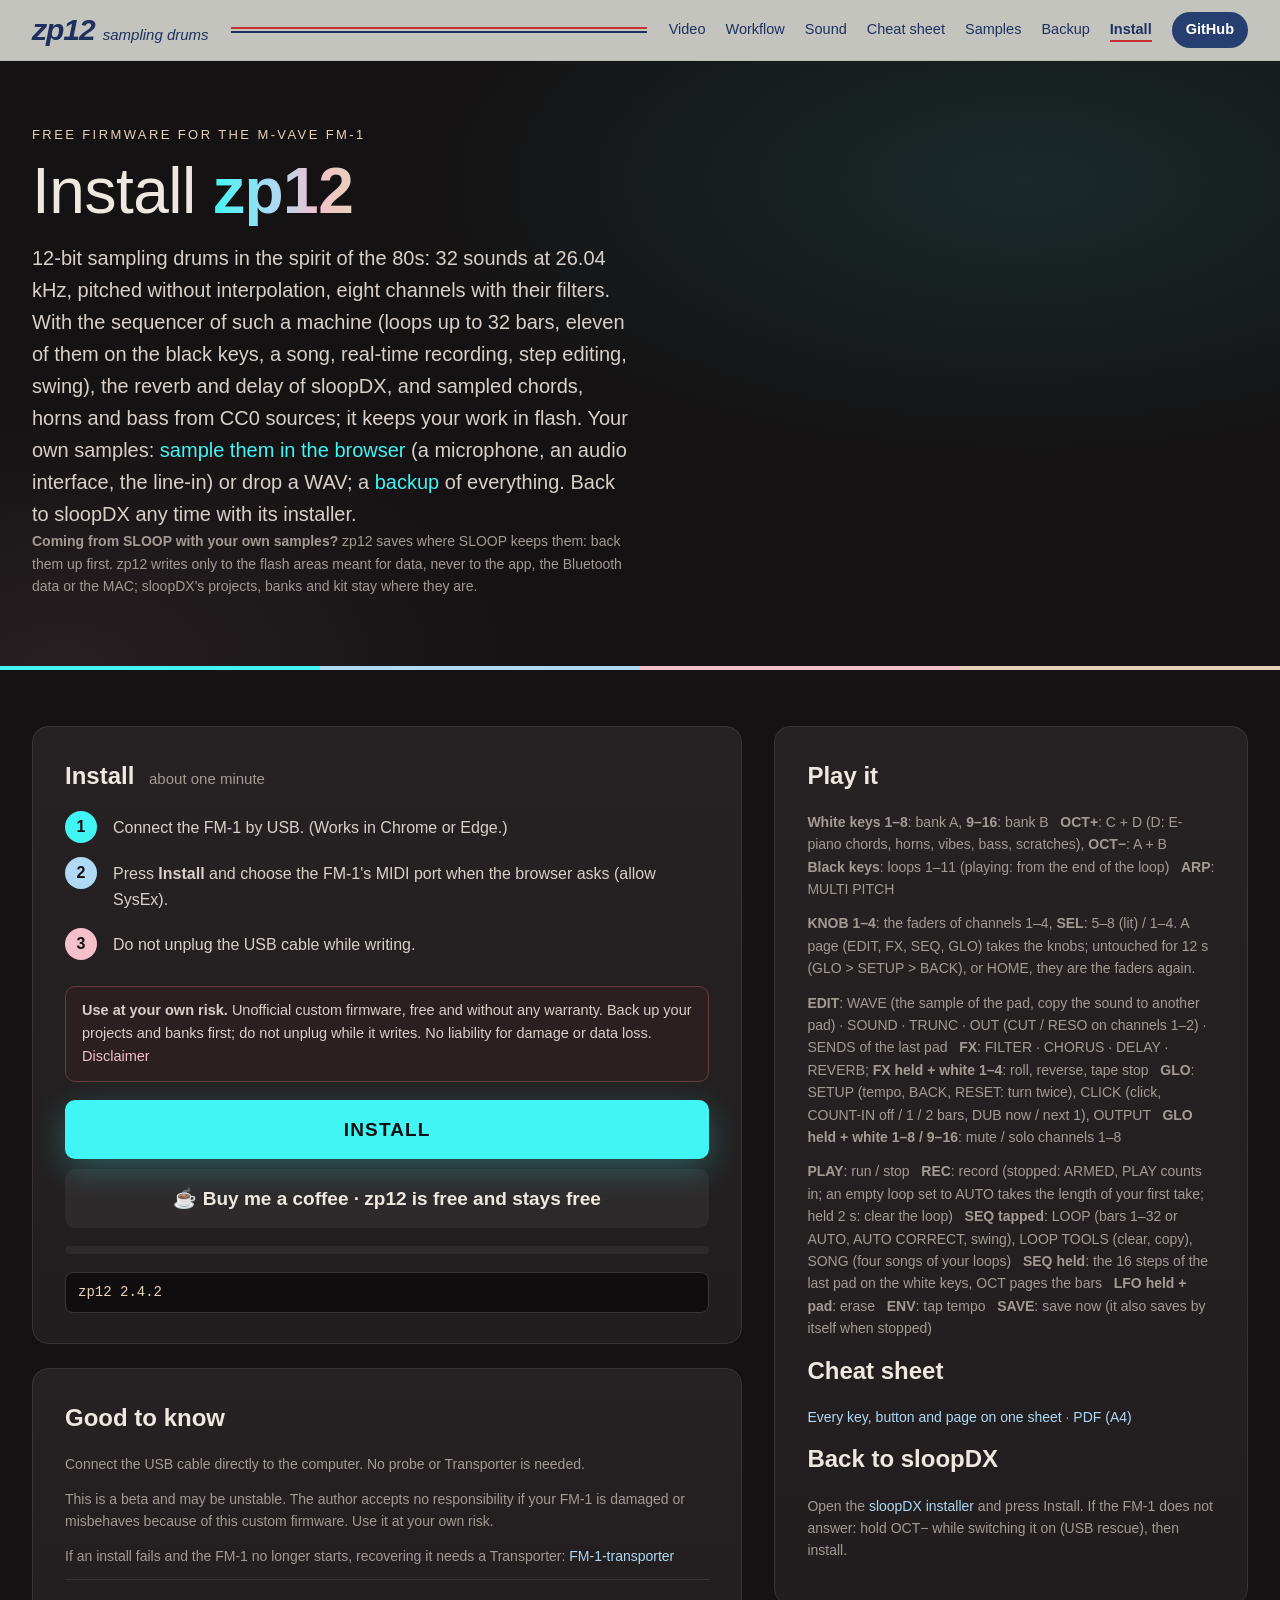
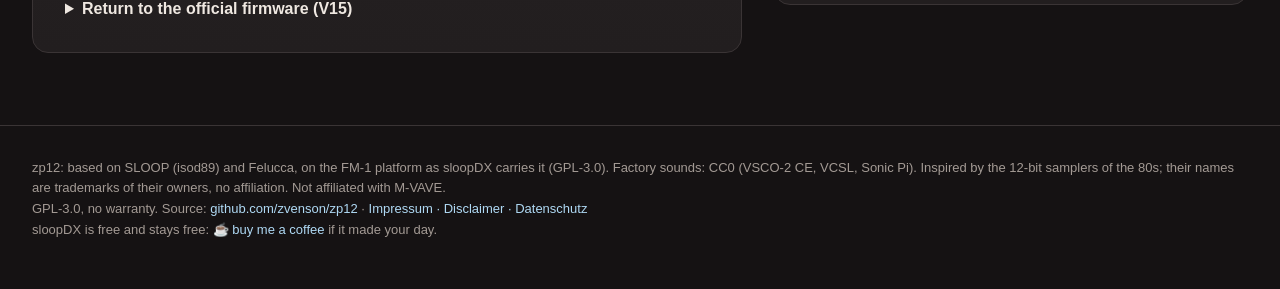
<file: docs/install/index.html>
<!doctype html>
<!-- SPDX-License-Identifier: GPL-3.0-only
     Copyright (C) 2026 Leo Kuroshita (@kurogedelic), Hügelton Instruments -->
<html lang="en">
<head>
<meta charset="utf-8">
<meta name="viewport" content="width=device-width, initial-scale=1">
<title>zp12: a 12-bit sampling drum machine for the M-VAVE FM-1</title>
<meta name="description" content="zp12: 12-bit sampling drums for the M-VAVE FM-1, installed from Chrome or Edge, free and open source.">
<link rel="canonical" href="https://zp12.designburgapps.com/install/">
<meta property="og:title" content="zp12">
<meta property="og:image" content="https://dx7.designburgapps.com/og-image.png">
<meta name="twitter:card" content="summary_large_image">
<link rel="icon" href="../favicon.svg" type="image/svg+xml">
<link rel="apple-touch-icon" href="../favicon.svg">
<style>
  /* sloopDX installer: the start page's look (web/landing.html), the DX7 panel colours */
  :root { --bg: #151213; --panel: #221e1f; --panel2: #2e2a2b; --line: #3a3435; --fg: #efe8e1; --dim: #a39a94;
          --cyan: #42f5f5; --blue: #afd9f4; --pink: #f4c0cb; --beige: #e6d1b9; --led: #ff2e22;
          --green: var(--blue); --yellow: var(--pink); --orange: var(--beige); --tile: var(--panel); --red: #ff2c34; }
  * { box-sizing: border-box; }
  html { color-scheme: dark; }
  body { margin: 0; color: var(--fg); background: var(--bg);
         font: 16px/1.6 "Inter", -apple-system, BlinkMacSystemFont, "Segoe UI", Roboto, Arial, sans-serif; }
  a { color: var(--cyan); text-decoration: none; } a:hover { text-decoration: underline; }
  .wrap { max-width: 1500px; margin: 0 auto; padding: 0 32px; }
  nav.bar { position: sticky; top: 0; z-index: 10; background: rgba(21, 18, 19, 0.85); backdrop-filter: blur(10px);
            border-bottom: 1px solid var(--line); }
  nav.bar .wrap { display: flex; align-items: center; justify-content: space-between; height: 60px; gap: 16px; }
  nav.bar .logo svg { height: 34px; width: auto; display: block; } nav.bar .logo rect:first-child { fill: transparent; }
  nav.bar .links { display: flex; gap: 22px; font-size: 14.5px; align-items: center; }
  nav.bar .links a { color: var(--dim); } nav.bar .links a:hover { color: var(--fg); text-decoration: none; }
  nav.bar .links a.gh { color: #111; background: var(--fg); padding: 6px 14px; border-radius: 999px; font-weight: 650; }
  nav.bar .links a.gh:hover { background: var(--cyan); }
  .lang { display: none; }
  .hero { padding: 64px 0 56px; background: radial-gradient(900px 420px at 80% 20%, rgba(66, 245, 245, 0.10), transparent 70%),
                                            radial-gradient(700px 380px at 5% 100%, rgba(244, 192, 203, 0.08), transparent 70%); }
  .hero .wrap { display: grid; grid-template-columns: 1.1fr 1fr; gap: 64px; align-items: center; }
  .eyebrow { font-size: 13px; letter-spacing: 2.4px; text-transform: uppercase; color: var(--beige); margin: 0 0 12px; }
  h1 { font-size: clamp(40px, 5vw, 76px); line-height: 1.04; font-weight: 300; margin: 0 0 18px; letter-spacing: -0.5px; }
  h1 b { font-weight: 800; background: linear-gradient(90deg, var(--cyan), var(--blue) 45%, var(--pink) 75%, var(--beige));
         -webkit-background-clip: text; background-clip: text; color: transparent; }
  .lead { font-size: 20px; color: #d8d0c9; margin: 0; max-width: 34em; }
  .strip { display: flex; height: 4px; } .strip i { flex: 1; }
  .strip i:nth-child(1) { background: var(--cyan); } .strip i:nth-child(2) { background: var(--blue); }
  .strip i:nth-child(3) { background: var(--pink); } .strip i:nth-child(4) { background: var(--beige); }
  /* the boot animation of the FM-1 (splash.c): the 32 algorithms going by */
  .dxanim { background: var(--panel2); border-radius: 18px; padding: 26px 18px 14px; border: 1px solid var(--line);
            box-shadow: 0 30px 80px rgba(0, 0, 0, 0.55), inset 0 0 0 6px #1a1718; }
  .dxanim svg { width: 100%; height: auto; display: block; }
  .dxanim text { font: 12px ui-monospace, Menlo, monospace; fill: #cec8c2; }
  .dxanim text.led { font: 600 28px ui-monospace, Menlo, monospace; fill: var(--led); }
  .dxanim text.op { font-size: 11px; fill: #111; text-anchor: middle; dominant-baseline: central; }
  .dxanim line { stroke: #cec8c2; stroke-width: 1; } .dxanim polyline { stroke: var(--pink); fill: none; stroke-width: 1.2; }
  .dxanim rect.c { fill: var(--cyan); } .dxanim rect.m { fill: var(--blue); }
  main { padding: 56px 0 72px; }
  .grid { display: grid; grid-template-columns: minmax(0, 1.5fr) minmax(300px, 1fr); gap: 32px; align-items: start; }
  .card { background: linear-gradient(180deg, #262223, var(--panel)); border: 1px solid var(--line); border-radius: 16px; padding: 30px 32px; }
  .card + .card { margin-top: 24px; }
  .card h2 { margin: 0 0 16px; font-size: 24px; font-weight: 600; }
  .card h2 small { font-weight: 400; color: var(--dim); font-size: 15px; margin-left: 8px; }
  .steps { list-style: none; margin: 0 0 24px; padding: 0; display: grid; gap: 12px; counter-reset: s; }
  .steps li { counter-increment: s; position: relative; padding: 4px 0 4px 48px; color: #d8d0c9; min-height: 34px; }
  .steps li::before { content: counter(s); position: absolute; left: 0; top: 0; width: 32px; height: 32px; border-radius: 50%;
                      display: grid; place-items: center; font-weight: 700; color: #111; background: var(--cyan); }
  .steps li:nth-child(2)::before { background: var(--blue); } .steps li:nth-child(3)::before { background: var(--pink); }
  .steps li p { margin: 0; }
  button#go { font-family: inherit; font-size: 19px; font-weight: 750; line-height: 1; background: var(--cyan); color: #101010; border: 0; border-radius: 10px;
              padding: 20px 0; width: 100%; cursor: pointer; letter-spacing: 0.06em; text-transform: uppercase;
              box-shadow: 0 10px 34px rgba(66, 245, 245, 0.28); transition: filter 0.15s, transform 0.08s; }
  button#go:hover:not(:disabled) { filter: brightness(1.1); transform: translateY(-1px); }
  /* the coffee: as big as INSTALL, right under it, always there (a plain link: no script, no cookie) */
  a#coffee { display: block; width: 100%; box-sizing: border-box; margin-top: 10px; padding: 20px 0; text-align: center;
             font-family: inherit; font-size: 19px; font-weight: 750; line-height: 1; background: var(--panel2);
             color: var(--fg); border-radius: 10px; text-decoration: none; }
  a#coffee:hover { filter: brightness(1.15); transform: translateY(-1px); }
  button#go:disabled { background: var(--panel2); color: var(--dim); cursor: default; box-shadow: none; }
  progress { -webkit-appearance: none; appearance: none; width: 100%; height: 8px; margin-top: 18px; border: 0; border-radius: 4px;
             background: var(--panel2); overflow: hidden; }
  progress::-webkit-progress-bar { background: var(--panel2); }
  progress::-webkit-progress-value { background: linear-gradient(90deg, var(--cyan), var(--blue), var(--pink)); }
  progress::-moz-progress-bar { background: linear-gradient(90deg, var(--cyan), var(--blue), var(--pink)); }
  #status { margin: 14px 0 0; min-height: 2.4em; font: 14px/1.5 ui-monospace, "SF Mono", Menlo, monospace; color: var(--beige);
            background: #0f0d0e; border: 1px solid var(--line); border-radius: 8px; padding: 9px 12px; }
  pre#log { color: var(--dim); font-size: 11.5px; white-space: pre-wrap; margin: 10px 0 0; max-height: 180px; overflow: auto; }
  pre#log:empty { display: none; }
  .small { color: var(--dim); font-size: 14px; }
  .small a { color: var(--blue); }
  p { margin: 0 0 12px; }
  .side .tiles { display: grid; grid-template-columns: 1fr 1fr; gap: 10px; margin: 18px 0 0; }
  .tile { background: var(--panel2); border-radius: 12px; padding: 14px 14px 12px; border-top: 3px solid var(--c); }
  .tile b { display: block; font-size: 26px; font-weight: 800; color: var(--c); line-height: 1.05; }
  .tile span { display: block; font-size: 13px; color: var(--dim); margin-top: 4px; }
  .linkcard { display: flex; gap: 16px; align-items: center; color: var(--fg); }
  .linkcard:hover { text-decoration: none; }
  .linkcard img { width: 78px; border-radius: 4px; box-shadow: 0 8px 20px rgba(0, 0, 0, 0.5); background: #fff; }
  .linkcard b { display: block; font-size: 17px; } .linkcard span { color: var(--dim); font-size: 14px; }
  a.ed { display: block; text-align: center; padding: 14px; border-radius: 10px; border: 1px solid var(--line);
         background: rgba(255, 255, 255, 0.03); color: var(--fg); font-weight: 600; }
  a.ed:hover { text-decoration: none; border-color: var(--cyan); }
  details { margin: 6px 0 0; border-top: 1px solid var(--line); padding-top: 16px; }
  summary { cursor: pointer; font-weight: 600; font-size: 16px; }
  button#stock-go { font-family: inherit; font-size: 15px; font-weight: 600; line-height: 1; background: var(--panel2); color: var(--fg);
                    border: 1px solid var(--line); border-radius: 8px; padding: 12px 18px; cursor: pointer; }
  button#stock-go:disabled { color: var(--dim); cursor: default; }
  input[type=file] { color: var(--dim); }
  p.risk { background: #2c1f21; border: 1px solid #6b3b40; border-radius: 10px; padding: 12px 16px; font-size: 14.5px; color: #d8d0c9; margin: 0 0 18px; }
  p.risk a { color: var(--pink); }
  footer { padding: 32px 0 48px; color: var(--dim); font-size: 13px; border-top: 1px solid var(--line); }
  footer a { color: var(--blue); }
  @media (max-width: 980px) { .hero .wrap, .grid { grid-template-columns: 1fr; } nav.bar .links a:not(.gh) { display: none; } }
</style>
<!-- Matomo (self-hosted, matomo.designburgapps.com): one site per host (dx7 1, zp12 3, fm1 4, designburgapps.com 5);
     no cookies, IPs anonymised on the server, Do Not Track respected -->
<script>
  var _paq = window._paq = window._paq || [];
  var _mtmSite = {"zp12.designburgapps.com": "3", "thefirmwarehub.com": "4", "fm1.designburgapps.com": "4", "designburgapps.com": "5",
                  "www.designburgapps.com": "5"}[location.hostname] || "1";
  _paq.push(['setDomains', [location.hostname]]);
  _paq.push(['disableCookies']);
  _paq.push(['setDoNotTrack', true]);
  _paq.push(['enableHeartBeatTimer']);
  _paq.push(['trackPageView']);
  _paq.push(['enableLinkTracking']);
  (function() {
    var u="https://matomo.designburgapps.com/";
    _paq.push(['setTrackerUrl', u+'matomo.php']);
    _paq.push(['setSiteId', _mtmSite]);
    var d=document, g=d.createElement('script'), s=d.getElementsByTagName('script')[0];
    g.async=true; g.src=u+'matomo.js'; s.parentNode.insertBefore(g,s);
  })();
</script>
<!-- End Matomo Code -->
<style id="zp-nav">
  .zpnav { position: sticky; top: 0; z-index: 50; background: rgba(206, 207, 201, 0.95); backdrop-filter: blur(8px);
           border-bottom: 1px solid #b9bbb3; font: 16px/1.6 "Inter", -apple-system, BlinkMacSystemFont, "Segoe UI", Roboto, Arial, sans-serif; }
  .zpnav .zw { max-width: 1320px; margin: 0 auto; padding: 0 32px; display: flex; align-items: center; height: 60px; gap: 22px; }
  .zpnav .zm { font: italic 900 30px/1 "Helvetica Neue", Arial, sans-serif; letter-spacing: -1px; color: #1e3060; text-decoration: none; white-space: nowrap; }
  .zpnav .zm small { font: italic 400 15px/1 "Helvetica Neue", Arial, sans-serif; letter-spacing: 0; margin-left: 8px; }
  .zpnav .zr { flex: 1; height: 6px; border-top: 2px solid #c82e32; border-bottom: 2px solid #1e3060; }
  .zpnav .zl { display: flex; gap: 20px; font-size: 14.5px; align-items: center; }
  .zpnav .zl a { color: #1e3060; text-decoration: none; }
  .zpnav .zl a:hover { text-decoration: underline; }
  .zpnav .zl a.cur { font-weight: 700; box-shadow: inset 0 -2px 0 #c82e32; }
  .zpnav .zl a.gh { background: #263e70; color: #fff; padding: 6px 14px; border-radius: 999px; font-weight: 650; }
  @media (max-width: 980px) { .zpnav .zl a:not(.gh):not(.in) { display: none; } .zpnav .zr { display: none; } .zpnav .zw { justify-content: space-between; } }
  @media (max-width: 620px) { .zpnav .zw { padding: 0 18px; } }
</style>
</head>
<body>
<nav class="zpnav"><div class="zw">
  <a class="zm" href="../">zp12<small>sampling drums</small></a>
  <span class="zr"></span>
  <div class="zl"><a href="../#video">Video</a><a href="../#workflow">Workflow</a><a href="../#sound">Sound</a><a href="../#cheatsheet">Cheat sheet</a><a href="../editor/">Samples</a><a href="../backup/">Backup</a>
    <a class="in cur" href="../install/"><b>Install</b></a><a class="gh" href="https://github.com/zvenson/zp12">GitHub</a></div>
  <button class="lang" id="lang" hidden></button>
</div></nav>
<header class="hero"><div class="wrap">
  <div>
    <p class="eyebrow">Free firmware for the M-VAVE FM-1</p>
    <h1>Install <b>zp12</b></h1>
    <p class="lead">12-bit sampling drums in the spirit of the 80s: 32 sounds at 26.04 kHz, pitched without interpolation, eight channels with their filters. With the sequencer of such a machine (loops up to 32 bars, eleven of them on the black keys, a song, real-time recording, step editing, swing), the reverb and delay of sloopDX, and sampled chords, horns and bass from CC0 sources; it keeps your work in flash. Your own samples: <a href="https://dx7.designburgapps.com/webapp/editor/">sample them in the browser</a> (a microphone, an audio interface, the line-in) or drop a WAV; a <a href="../backup/">backup</a> of everything. Back to sloopDX any time with its installer.</p>
    <p class="small"><b>Coming from SLOOP with your own samples?</b> zp12 saves where SLOOP keeps them: back them up first. zp12 writes only to the flash areas meant for data, never to the app, the Bluetooth data or the MAC; sloopDX's projects, banks and kit stay where they are.</p>
  </div>
  
</div></header>
<div class="strip"><i></i><i></i><i></i><i></i></div>
<main><div class="wrap">
  <!--STUDIO_GUIDE-->
  <!--BANNER-->
  <div class="grid">
    <div>
      <section class="card">
        <h2>Install <small>about one minute</small></h2>
        <ol class="steps">
          <li><p data-t="intro"></p></li>
          <li><p>Press <b>Install</b> and choose the FM-1's MIDI port when the browser asks (allow SysEx).</p></li>
          <li><p data-t="warn"></p></li>
        </ol>
        <p class="risk"><b>Use at your own risk.</b> Unofficial custom firmware, free and without any warranty. Back up your projects and banks first; do not unplug while it writes. No liability for damage or data loss. <a href="../impressum.html">Disclaimer</a></p>
        <button id="go" disabled data-t="install"></button>
        <a id="coffee" href="https://paypal.me/zvenson" rel="noopener">☕ Buy me a coffee · zp12 is free and stays free</a>
        <progress id="bar" max="100" value="0"></progress>
        <p id="status"></p>
        <pre id="log"></pre>
      </section>
      <section class="card">
        <h2>Good to know</h2>
        <p class="small" data-t="direct"></p>
        <p class="small" data-t="beta"></p>
        <p class="small"><span data-t="brick"></span>
          <a href="https://github.com/kurogedelic/FM-1-transporter" target="_blank" rel="noopener">FM-1-transporter</a></p>
        <details>
          <summary data-t="stockTitle"></summary>
          <p class="small" data-t="stockHelp"></p>
          <p class="small"><a href="https://www.m-vave.com/download" target="_blank" rel="noopener">www.m-vave.com/download</a></p>
          <p class="small" data-t="stockBackup"></p>
          <p><a class="ed" href="https://dx7.designburgapps.com/webapp/editor/" data-t="stockEditor"></a></p>
          <p class="small"><label><input id="stock-saved" type="checkbox"> <span data-t="stockSaved"></span></label></p>
          <p class="small"><label><span data-t="stockFile"></span><br><input id="stock-file" type="file" accept=".fwsc"></label></p>
          <p><button id="stock-go" disabled data-t="stockGo"></button></p>
          <p class="small" data-t="back"></p>
        </details>
      </section>
    </div>
    <aside class="side">
      <section class="card">
        <h2>Play it</h2>
        <p class="small"><b>White keys 1&ndash;8</b>: bank A, <b>9&ndash;16</b>: bank B &nbsp; <b>OCT+</b>: C + D (D: E-piano chords, horns, vibes, bass, scratches), <b>OCT&minus;</b>: A + B &nbsp; <b>Black keys</b>: loops 1&ndash;11 (playing: from the end of the loop) &nbsp; <b>ARP</b>: MULTI PITCH</p>
        <p class="small"><b>KNOB 1&ndash;4</b>: the faders of channels 1&ndash;4, <b>SEL</b>: 5&ndash;8 (lit) / 1&ndash;4. A page (EDIT, FX, SEQ, GLO) takes the knobs; untouched for 12 s (GLO &gt; SETUP &gt; BACK), or HOME, they are the faders again.</p>
        <p class="small"><b>EDIT</b>: WAVE (the sample of the pad, copy the sound to another pad) &middot; SOUND &middot; TRUNC &middot; OUT (CUT / RESO on channels 1&ndash;2) &middot; SENDS of the last pad &nbsp; <b>FX</b>: FILTER &middot; CHORUS &middot; DELAY &middot; REVERB; <b>FX held + white 1&ndash;4</b>: roll, reverse, tape stop &nbsp; <b>GLO</b>: SETUP (tempo, BACK, RESET: turn twice), CLICK (click, COUNT-IN off / 1 / 2 bars, DUB now / next 1), OUTPUT &nbsp; <b>GLO held + white 1&ndash;8 / 9&ndash;16</b>: mute / solo channels 1&ndash;8</p>
        <p class="small"><b>PLAY</b>: run / stop &nbsp; <b>REC</b>: record (stopped: ARMED, PLAY counts in; an empty loop set to AUTO takes the length of your first take; held 2 s: clear the loop) &nbsp; <b>SEQ tapped</b>: LOOP (bars 1&ndash;32 or AUTO, AUTO CORRECT, swing), LOOP TOOLS (clear, copy), SONG (four songs of your loops) &nbsp; <b>SEQ held</b>: the 16 steps of the last pad on the white keys, OCT pages the bars &nbsp; <b>LFO held + pad</b>: erase &nbsp; <b>ENV</b>: tap tempo &nbsp; <b>SAVE</b>: save now (it also saves by itself when stopped)</p>
        <h2>Cheat sheet</h2>
        <p class="small"><a href="../#cheatsheet">Every key, button and page on one sheet</a> &middot; <a href="../zp12-cheat-sheet.pdf">PDF (A4)</a></p>
        <h2>Back to sloopDX</h2>
        <p class="small">Open the <a href="https://dx7.designburgapps.com/webapp/installer/">sloopDX installer</a> and press Install. If the FM-1 does not answer: hold OCT&minus; while switching it on (USB rescue), then install.</p>
      </section>
    </aside>
  </div>
</div></main>
<footer><div class="wrap">
  zp12: based on SLOOP (isod89) and Felucca, on the FM-1 platform as sloopDX carries it (GPL-3.0). Factory sounds: CC0 (VSCO-2 CE, VCSL, Sonic Pi). Inspired by the 12-bit samplers of the 80s; their names are trademarks of their owners, no affiliation. Not affiliated with M-VAVE.<br>
  <span data-t="license"></span> <a href="https://github.com/zvenson/zp12" target="_blank" rel="noopener">github.com/zvenson/zp12</a> · <a href="../impressum.html">Impressum · Disclaimer · Datenschutz</a><br>
  sloopDX is free and stays free: <a href="https://paypal.me/zvenson" rel="noopener">☕ buy me a coffee</a> if it made your day.
</div></footer>
<script>
/* the algorithm animation: the same layout as the FM-1's screen (ui_voice.c ve_draw_alg); op 0 = OP6 */
(() => {
  const ALG = [[0xc1,0x11,0x11,0x14,0x01,0x14],[0x01,0x11,0x11,0x14,0xc1,0x14],[0xc1,0x11,0x14,0x01,0x11,0x14],[0xc1,0x11,0x94,0x01,0x11,0x14],[0xc1,0x14,0x01,0x14,0x01,0x14],[0xc1,0x94,0x01,0x14,0x01,0x14],[0xc1,0x11,0x05,0x14,0x01,0x14],[0x01,0x11,0xc5,0x14,0x01,0x14],[0x01,0x11,0x05,0x14,0xc1,0x14],[0x01,0x05,0x14,0xc1,0x11,0x14],[0xc1,0x05,0x14,0x01,0x11,0x14],[0x01,0x05,0x05,0x14,0xc1,0x14],[0xc1,0x05,0x05,0x14,0x01,0x14],[0xc1,0x05,0x11,0x14,0x01,0x14],[0x01,0x05,0x11,0x14,0xc1,0x14],[0xc1,0x11,0x02,0x25,0x05,0x14],[0x01,0x11,0x02,0x25,0xc5,0x14],[0x01,0x11,0x11,0xc5,0x05,0x14],[0xc1,0x14,0x14,0x01,0x11,0x14],[0x01,0x05,0x14,0xc1,0x14,0x14],[0x01,0x14,0x14,0xc1,0x14,0x14],[0xc1,0x14,0x14,0x14,0x01,0x14],[0xc1,0x14,0x14,0x01,0x14,0x04],[0xc1,0x14,0x14,0x14,0x04,0x04],[0xc1,0x14,0x14,0x04,0x04,0x04],[0xc1,0x05,0x14,0x01,0x14,0x04],[0x01,0x05,0x14,0xc1,0x14,0x04],[0x04,0xc1,0x11,0x14,0x01,0x14],[0xc1,0x14,0x01,0x14,0x04,0x04],[0x04,0xc1,0x11,0x14,0x04,0x04],[0xc1,0x14,0x04,0x04,0x04,0x04],[0xc4,0x04,0x04,0x04,0x04,0x04]];
  const svg = document.getElementById("dxalg"), NS = "http://www.w3.org/2000/svg";
  if (!svg) return;
  const add = (tag, at, txt) => { const e = document.createElementNS(NS, tag); for (const k in at) e.setAttribute(k, at[k]); if (txt != null) e.textContent = txt; svg.append(e); return e; };
  function draw(a) {
    const bus = [0, 0, 0], mods = [0, 0, 0, 0, 0, 0];
    let car = 0, fbin = -1, fbout = -1;
    ALG[a].forEach((fl, i) => {
      const inb = (fl >> 4) & 3, outb = fl & 3;
      if (inb) mods[i] = bus[inb];
      if (!outb) car |= 1 << i; else if (fl & 4) bus[outb] |= 1 << i; else bus[outb] = 1 << i;
      if (fl & 0x40) fbin = i;
      if (fl & 0x80) fbout = i;
    });
    const tgt = [0, 1, 2, 3, 4, 5].map((i) => { for (let j = i + 1; j < 6; j++) if ((mods[j] >> i) & 1) return j; return -1; });
    const depth = [0, 0, 0, 0, 0, 0];
    for (let i = 5; i >= 0; i--) depth[i] = tgt[i] < 0 ? 0 : depth[tgt[i]] + 1;
    const x2 = []; let ncol = 0;
    const place = (c) => { let sum = 0, n = 0; for (let j = 5; j >= 0; j--) if (tgt[j] === c) { sum += place(j); n++; } x2[c] = n ? sum / n : 2 * ncol++ + 1; return x2[c]; };
    for (let i = 5; i >= 0; i--) if ((car >> i) & 1) place(i);
    const colw = Math.min(40, 200 / Math.max(ncol, 1)), rowh = Math.min(34, 140 / (Math.max(...depth) + 1));
    const X = (i) => 120 - (ncol * colw) / 2 + (x2[i] * colw) / 2, Y = (i) => 140 - depth[i] * rowh;
    svg.textContent = "";
    add("text", { x: 4, y: 12 }, "algorithm");
    add("text", { class: "led", x: 4, y: 42 }, String(a + 1));
    for (let i = 0; i < 6; i++) {
      for (let j = 0; j < 6; j++) if ((mods[j] >> i) & 1) add("line", { x1: X(i), y1: Y(i) + 10, x2: X(j), y2: Y(j) - 10 });
      if ((car >> i) & 1) add("line", { x1: X(i), y1: Y(i) + 10, x2: X(i), y2: 162 });
    }
    add("line", { x1: 10, y1: 162.5, x2: 230, y2: 162.5 });
    if (fbin >= 0 && fbout >= 0) {
      const xr = Math.max(X(fbin), X(fbout)) + 18;
      add("polyline", { points: `${X(fbout) + 12},${Y(fbout)} ${xr},${Y(fbout)} ${xr},${Y(fbin) - 14} ${X(fbin)},${Y(fbin) - 14} ${X(fbin)},${Y(fbin) - 10}` });
    }
    for (let i = 0; i < 6; i++) {
      const c = (car >> i) & 1 ? "c" : "m";
      add("rect", { class: c, x: X(i) - 12, y: Y(i) - 10, width: 24, height: 20 });
      add("text", { class: "op", x: X(i), y: Y(i) }, String(6 - i));
    }
  }
  /* as on the FM-1 at power-on: the algorithms go by, then each stays a moment; reduced motion: algorithm 1 */
  let a = 0;
  draw(0);
  if (window.matchMedia && matchMedia("(prefers-reduced-motion: reduce)").matches) return;
  setInterval(() => { a = (a + 1) % 32; draw(a); }, 900);
})();
</script>
<script type="module">
// SPDX-License-Identifier: GPL-3.0-only
// Copyright (C) 2026 Leo Kuroshita (@kurogedelic), Hügelton Instruments
//
// FM-1 .fwsc packages in the browser: the package identity and the image the
// device reads during an update.

const BLOCKS = 20, BLK = 0x30, KEEP = 0x2F;

// the package identity ("FM-1_904"): one marker byte after each of the first 20 blocks
function productOf(fwsc) {
  if (fwsc.length < BLOCKS * BLK) throw new Error("not an FM-1 package (too short)");
  let s = "";
  for (let i = 0; i < BLOCKS; i++) {
    const m = fwsc[i * BLK + KEEP];
    if (m !== 0x7D) s += String.fromCharCode((m - i - 1) & 0xFF);
  }
  return s;
}

// the image the device addresses during an update: the .fwsc without the 20 marker bytes
function logicalImage(fwsc) {
  const out = new Uint8Array(fwsc.length - BLOCKS);
  for (let i = 0; i < BLOCKS; i++) out.set(fwsc.subarray(i * BLK, i * BLK + KEEP), i * KEEP);
  out.set(fwsc.subarray(BLOCKS * BLK), BLOCKS * KEEP);
  return out;
}

// The official FM-1 V15 (M-VAVE Downloads -> PC Firmware -> FM-1 V15, FM-1.fwsc), for the return to the
// official firmware: only that exact file is accepted (its SHA-256 pins every byte: the loader, the app, the
// layout; the name of the file proves nothing). The digest is the one Felucca 1.0 pins.
const STOCK_V15_SHA256 = "db1642b2b6fa5c2cccb11ffd13878068bb28601678d3644049f99dc40e7edb8a";
const STOCK_V15_SIZE = 699956;
const STOCK_V15_PRODUCT = "FM-1_015";

async function sha256hex(bytes) {
  const d = await crypto.subtle.digest("SHA-256", bytes);
  return [...new Uint8Array(d)].map((x) => x.toString(16).padStart(2, "0")).join("");
}

async function validateStockPackage(bytes) {
  if (bytes.length !== STOCK_V15_SIZE || await sha256hex(bytes) !== STOCK_V15_SHA256 || productOf(bytes) !== STOCK_V15_PRODUCT)
    throw new Error("select the unmodified official FM-1 V15 file (FM-1.fwsc)");
  return { product: STOCK_V15_PRODUCT, image: logicalImage(bytes) };
}

// SPDX-License-Identifier: GPL-3.0-only
// Copyright (C) 2026 Leo Kuroshita (@kurogedelic), Hügelton Instruments
//
// The FM-1 USB-MIDI update protocol (M-UPGRADE compatible) over WebMIDI.
// Step 1: the running firmware reads parts of the package and stages the update
// loader. Step 2: the loader reads the whole image and writes it. In both steps
// the device sends cmd 0x30 read requests on the logical image and we answer.

const HS_QUERY = [0xF0, 0x00, 0x32, 0x45, 0x00, 0x00, 0x00, 0x40, 0x7F, 0xF7];
const UPGRADE = [0xF0, 0x22, 0x24, 0x35, 0x7F, 0xF7];
const MAXDATA = 512;
const sleep = (ms) => new Promise((r) => setTimeout(r, ms));
const IS_OTA = (id) => /^ota-/i.test(id.model);
// the update loader of SLOOP / Felucca packages ("ota-FM-1_9XX"). A device left in the update mode of another
// firmware (the stock updater's loader) is never written: its loader may lay the image out differently.
const OUR_LOADER = (id) => /^ota-FM-1_9\d\d$/i.test(id.text);
// the MIDI ports the installer may probe (never other gear): the FM-1 under SLOOP / Felucca ("Felucca"), under
// CLIPPER ("Clipper"), under a firmware named after itself ("SLOOP"), the update loaders, and the names
// Windows / macOS give the stock firmware (as SLOOP 2.6's fm1ota.js)
const FM1_PORT = /fm-1|felucca|sloop|clipper|etch|ota|composite|sinco|usb-midi/i;

// errors carry a code the pages translate: notfound, model, stopped, noloader, lost, noreturn,
// mismatch (detail: the identity the device reports), badreq, foreign (detail: the loader's identity)
function fail(code, msg, detail = "") { const e = new Error(msg); e.code = code; e.detail = detail; return e; }

function pack7(data) {
  const out = []; let acc = 0, nb = 0;
  for (const b of data) {
    acc |= b << nb; nb += 8;
    while (nb >= 7) { out.push(acc & 0x7F); acc >>>= 7; nb -= 7; }
  }
  if (nb) out.push(acc & 0x7F);
  return out;
}

function unpack7(s) {
  const out = []; let acc = 0, nb = 0;
  for (const b of s) {
    acc |= (b & 0x7F) << nb; nb += 7;
    while (nb >= 8) { out.push(acc & 0xFF); acc >>>= 8; nb -= 8; }
  }
  return out;
}

function response(addr, data, fl = 0) {
  const len = data.length;
  const body = [0x00, 0x59, 0x30, (len + 8) & 0xFF, ((len + 8) >> 8) & 0xFF, 0, fl,
    addr & 0xFF, (addr >>> 8) & 0xFF, (addr >>> 16) & 0xFF, (addr >>> 24) & 0xFF,
    len & 0xFF, (len >> 8) & 0xFF, 0, ...data];
  let s = 0;
  for (let i = 6; i < body.length; i++) s += body[i];
  body.push(~s & 0xFF);
  return [0xF0, ...pack7(body), 0xF7];
}

function parseRequest(pkt) {
  if (pkt[0] !== 0xF0 || pkt[pkt.length - 1] !== 0xF7) return null;
  const u = unpack7(pkt.slice(1, -1));
  if (u.length !== 15 || u[0] !== 0 || u[1] !== 0x59 || u[2] !== 0x30) return null;
  let s = 0;
  for (let i = 6; i < 14; i++) s += u[i];
  if ((~s & 0xFF) !== u[14]) return null;
  return { fl: u[6], addr: (u[7] | (u[8] << 8) | (u[9] << 16) | (u[10] << 24)) >>> 0, len: u[11] | (u[12] << 8) | (u[13] << 16) };
}

function parseIdentity(pkt) {
  const d = unpack7(pkt.slice(1, -1));
  if (d.length !== 34 || d[0] !== 0 || d[1] !== 0x59 || d[2] !== 0x11) return null;
  const txt = String.fromCharCode(...d.slice(6, 33)).replace(/\0+$/, "");
  const m = /^([^_]+)_(\d+)$/.exec(txt);
  return m ? { text: txt, model: m[1], version: parseInt(m[2], 10) } : null;
}

// one MIDI in/out pair with a SysEx queue
class Link {
  constructor(input, output) {
    this.input = input; this.output = output; this.q = []; this.waiter = null;
    input.onmidimessage = (ev) => {
      if (ev.data[0] !== 0xF0) return;
      this.q.push(Array.from(ev.data));
      if (this.waiter) { const w = this.waiter; this.waiter = null; w(); }
    };
  }
  get lost() { return this.input.state === "disconnected" || this.output.state === "disconnected"; }
  // false when the port is gone (unplugged): WebMIDI throws on a disconnected output
  send(bytes) {
    try { this.output.send(bytes); return true; } catch (_) { return false; }
  }
  drain() { this.q.length = 0; }
  async read(ms) {
    if (!this.q.length) {
      let tm;
      await Promise.race([new Promise((r) => { this.waiter = r; }), new Promise((r) => { tm = setTimeout(r, ms); })]);
      clearTimeout(tm);
      this.waiter = null;
    }
    return this.q.shift() || null;
  }
  close() { this.input.onmidimessage = null; }
}

async function handshake(link, tries = 3) {
  link.drain();
  for (let t = 0; t < tries; t++) {
    if (!link.send(HS_QUERY)) return null;
    const end = Date.now() + 1000;
    while (Date.now() < end) {
      const p = await link.read(end - Date.now());
      if (!p) break;
      const id = parseIdentity(p);
      if (id) return id;
    }
  }
  return null;
}

class Updater {
  constructor(access, log) {
    this.access = access;
    this.log = log || (() => {});
  }

  // every in/out pair with the same port name that answers the handshake
  async find(filter) {
    const outs = [...this.access.outputs.values()];
    for (const input of this.access.inputs.values()) {
      if (input.state === "disconnected") continue;
      if (!FM1_PORT.test(input.name || "")) continue;   // never probe other gear
      const output = outs.find((o) => o.name === input.name) || (outs.length === 1 ? outs[0] : null);
      if (!output) continue;
      try { await input.open(); await output.open(); } catch (_) { continue; }
      const link = new Link(input, output);
      const id = await handshake(link, 2);
      if (id && (!filter || filter(id))) return { link, id, name: input.name };
      link.close();
    }
    return null;
  }

  // the MIDI inputs there are, for the "not found" message: " (MIDI: a, b)" (a port the installer skipped shows)
  seen() {
    const names = [...this.access.inputs.values()].filter((p) => p.state !== "disconnected").map((p) => p.name || "?");
    return names.length ? ` (MIDI: ${names.join(", ")})` : " (MIDI: none)";
  }

  async waitFor(filter, ms) {
    const end = Date.now() + ms;
    while (Date.now() < end) {
      const dev = await this.find(filter);
      if (dev) return dev;
      await sleep(1000);
    }
    return null;
  }

  // serve read requests until the device asks for one of the finish addresses; stops early
  // when the port disappears (lost: true) instead of waiting out idleMs
  async serve(link, image, finishAddr, idleMs, onProgress) {
    let served = 0, last = Date.now();
    for (;;) {
      const pkt = await link.read(1000);
      if (!pkt) {
        if (link.lost) return { served, finished: false, lost: true };
        if (Date.now() - last > idleMs) return { served, finished: false };
        continue;
      }
      const r = parseRequest(pkt);
      if (!r) continue;
      last = Date.now();
      if (r.addr === 0xE0000000 || r.addr === 0xF0000000) {
        link.send(response(r.addr, [...new TextEncoder().encode("success"), 0]));
        if (r.addr === finishAddr) return { served, finished: true };
        continue;
      }
      if (r.len > MAXDATA || r.addr + r.len > image.length) throw fail("badreq", `bad request ${r.addr.toString(16)}+${r.len}`);
      await sleep(10);
      if (!link.send(response(r.addr, Array.from(image.subarray(r.addr, r.addr + r.len)), r.fl))) {
        return { served, finished: false, lost: true };
      }
      served++;
      if (onProgress) onProgress(served, r.addr);
    }
  }

  // full install: running firmware -> loader -> new firmware
  async install(image, product, onStep) {
    const step = onStep || (() => {});
    const dev = await this.find((id) => !IS_OTA(id));
    if (!dev) throw fail("notfound", "FM-1 not found (USB cable, and no other app using it?)", this.seen());
    const [model] = product.split("_");
    if (dev.id.model !== model) { dev.link.close(); throw fail("model", `the device is ${dev.id.text}, the package is for ${product}`); }
    step("start", dev.id.text);
    dev.link.send(UPGRADE);
    await sleep(2000);
    const s1 = await this.serve(dev.link, image, 0xE0000000, 8000, (n) => step("verify", n));
    dev.link.close();
    if (!s1.finished) throw fail(s1.lost ? "lost" : "stopped", `the device ${s1.lost ? "was disconnected" : "stopped"} after ${s1.served} requests: nothing was written`);
    step("loader");
    await sleep(3000);
    const ota = await this.waitFor(IS_OTA, 30000);
    if (!ota) throw fail("noloader", "the update loader did not appear. Replug the USB cable and press Install again: the device stays in update mode until it is finished.");
    const s2 = await this.write(ota, image, step);
    if (!s2.finished) throw fail(s2.lost ? "lost" : "stopped", `the loader ${s2.lost ? "was disconnected" : "stopped"} after ${s2.served} requests. Replug and press Install again to resume.`);
    step("reboot");
    await sleep(3000);
    const back = await this.waitFor((id) => !IS_OTA(id), 40000);
    if (!back) throw fail("noreturn", "the device did not come back: power-cycle it");
    back.link.close();
    if (back.id.text !== product) throw fail("mismatch", `installed, but the device reports ${back.id.text}`, back.id.text);
    step("done", back.id.text);
    return back.id.text;
  }

  // step 2 with the loader found by find()/waitFor()
  async write(ota, image, step) {
    ota.link.send(UPGRADE);
    await sleep(2000);
    const s2 = await this.serve(ota.link, image, 0xF0000000, 180000, (n) => step("write", n));
    ota.link.close();
    return s2;
  }

  // resume: the device is already in update mode (loader) -> true when the write finished. Only SLOOP's
  // own loader is resumed, except for the return to the official firmware (opts.product: the official
  // package, its identity checked once the FM-1 is back, after Felucca 1.0): that one is the official
  // loader's own image, as M-UPGRADE would write it
  async resume(image, onStep, opts = {}) {
    const ota = await this.find(IS_OTA);
    if (!ota) return false;
    if (!OUR_LOADER(ota.id) && !opts.product) {
      ota.link.close();
      throw fail("foreign", `the FM-1 is in the update mode of another firmware (${ota.id.text}): finish that update with its own updater`, ota.id.text);
    }
    const step = onStep || (() => {});
    if (!(await this.write(ota, image, step)).finished) return false;
    if (opts.product) {
      step("reboot");
      await sleep(3000);
      const back = await this.waitFor((id) => !IS_OTA(id), 40000);
      if (!back) throw fail("noreturn", "the FM-1 did not come back after the write: power-cycle it");
      back.link.close();
      if (back.id.text !== opts.product) throw fail("mismatch", `written, but the FM-1 reports ${back.id.text}`, back.id.text);
      step("done", back.id.text);
    }
    return true;
  }
}

const $ = (id) => document.getElementById(id);
const TEXT = {
  ja: {
    intro: "FM-1 を USB で接続してください。（Chrome か Edge で使えます）",
    warn: "書き込み中は USB を抜かないでください。",
    install: "インストール", other: "English",
    editor: "エディタ（インストール後、パソコンから音色やシーケンスを編集）",
    direct: "USB ケーブルはパソコンに直接つないでください。Probe や Transporter などの機材は不要です。",
    brick: "万一インストールに失敗して起動しなくなった場合は、復旧に Transporter が必要です:",
    beta: "これはベータ版で、不安定な場合があります。このカスタムファームウェアを使ったことで FM-1 が壊れたり不具合が起きたりしても、作者は一切の責任を負いません。自己責任でお使いください。",
    back: "公式ファームウェアに戻すには、M-VAVE 公式のアップデーター M-UPGRADE（Downloads → PC Software → M-UPGRADE）と公式ファームウェア（PC Firmware → FM-1 V15）が必要です。",
    nomidi: "このブラウザでは使えません。Chrome か Edge で開いてください。", loadfail: "読み込めませんでした: ",
    start: "開始します", verify: "確認中", loader: "書き込みモードに切り替え中", write: "書き込み中",
    reboot: "再起動中", done: "完了しました", stopped: "途中で止まりました。USB を挿し直してもう一度押してください。",
    error: "エラー: ",
    denied: "MIDI（SysEx）の使用が許可されませんでした。アドレスバーのサイト設定で MIDI を許可して、もう一度押してください。",
    notfound: "FM-1 が見つかりません。USB ケーブル（データ通信用か）を確かめ、MIDI を使う他のアプリを閉じてから、もう一度押してください。",
    model: "接続されている機器は FM-1 ではありません。",
    lost: "USB の接続が切れました。挿し直してもう一度押してください。",
    noloader: "書き込みモードの FM-1 が見つかりません。USB を挿し直してもう一度押してください（終わるまで書き込みモードのままです）。",
    noreturn: "FM-1 が戻ってきません。電源を入れ直してください。",
    mismatch: "書き込みは終わりましたが、FM-1 が別のバージョンを報告しています: ",
    foreign: "FM-1 は別のファームウェアの書き込みモードです。そのアップデーター（M-UPGRADE）で書き込みを終えてから、もう一度インストールしてください: ",
    badpkg: "インストールするファイルが壊れています。ページを再読み込みしてください。",
    leave: "書き込み中です。ページを閉じないでください。",
    license: "GPL-3.0、無保証。ソース:",
    stockTitle: "公式ファームウェア（V15）に戻す",
    stockHelp: "M-VAVE のサイトから公式の FM-1 V15 をダウンロードし、中の FM-1.fwsc（変更していないもの）を選んでください。ファイルはこのブラウザの中で確認され、どこにも送られません。",
    stockBackup: "公式ファームウェアは sloopDX の曲・プロジェクト・DX7 バンクを開けません。先にエディタでバックアップを保存してください（Projects → Backup）。sloopDX を入れ直せば、エディタから復元できます。",
    stockEditor: "エディタを開いてバックアップする", stockSaved: "バックアップをパソコンに保存しました",
    stockFile: "公式の FM-1.fwsc", stockGo: "公式 V15 をインストール",
    stockValid: "公式 V15 を確認しました", stockBad: "公式 V15 ではありません: ",
    stockConfirm: "FM-1 に公式 V15 をインストールします。sloopDX の曲は公式ファームウェアでは開けません。バックアップは保存しましたか？",
    stockFinish: "FM-1 は sloopDX の書き込みモードです。先に「インストール」で sloopDX の書き込みを終えてから、公式 V15 に戻してください。",
    back: "M-VAVE のアップデーター M-UPGRADE（Downloads → PC Software）でも戻せます。FM-1 が見つからない場合は、MIDI を使う他のアプリとブラウザのタブを閉じてください。",
  },
  en: {
    intro: "Connect the FM-1 by USB. (Works in Chrome or Edge.)",
    warn: "Do not unplug the USB cable while writing.",
    install: "Install", other: "日本語",
    editor: "Editor (after installing: edit sounds and sequences from the computer)",
    direct: "Connect the USB cable directly to the computer. No probe or Transporter is needed.",
    brick: "If an install fails and the FM-1 no longer starts, recovering it needs a Transporter:",
    beta: "This is a beta and may be unstable. The author accepts no responsibility if your FM-1 is damaged or misbehaves because of this custom firmware. Use it at your own risk.",
    back: "To go back to the official firmware you need M-VAVE's official updater, M-UPGRADE (Downloads → PC Software → M-UPGRADE), and the official firmware (PC Firmware → FM-1 V15).",
    nomidi: "This browser cannot do it. Open the page in Chrome or Edge.", loadfail: "Could not load: ",
    start: "Starting", verify: "Verifying", loader: "Switching to update mode", write: "Writing",
    reboot: "Restarting", done: "Done", stopped: "Stopped. Replug the USB cable and press Install again.",
    error: "Error: ",
    denied: "MIDI (SysEx) access was not allowed. Allow MIDI in the site settings (address bar) and press Install again.",
    notfound: "FM-1 not found. Check the USB cable (a data cable), close other apps that use MIDI, and press Install again.",
    model: "The connected device is not an FM-1.",
    lost: "The USB connection was lost. Replug it and press Install again.",
    noloader: "The FM-1 in update mode was not found. Replug the USB cable and press Install again (it stays in update mode until it is finished).",
    noreturn: "The FM-1 did not come back. Power-cycle it.",
    mismatch: "Written, but the FM-1 reports another version: ",
    foreign: "The FM-1 is in the update mode of another firmware. Finish that update with its own updater (M-UPGRADE), then press Install again: ",
    badpkg: "The file to install is damaged. Reload the page.",
    leave: "Writing. Do not close the page.",
    license: "GPL-3.0, no warranty. Source:",
    stockTitle: "Return to the official firmware (V15)",
    stockHelp: "Download the official FM-1 V15 from M-VAVE and select the FM-1.fwsc inside it, unmodified. The file is checked in this browser; it is not sent anywhere.",
    stockBackup: "The official firmware cannot open sloopDX's music, projects or DX7 bank. Save a backup with the editor first (Projects → Backup); reinstall sloopDX and restore it from the editor whenever you want them back.",
    stockEditor: "Open the editor to back up", stockSaved: "I saved a backup on this computer",
    stockFile: "The official FM-1.fwsc", stockGo: "Install the official V15",
    stockValid: "Official V15 verified", stockBad: "Not the official V15: ",
    stockConfirm: "Install the official V15 on the FM-1? The official firmware cannot open sloopDX's music. Did you save a backup?",
    stockFinish: "The FM-1 is in sloopDX's update mode. Press Install to finish the sloopDX update first, then return to the official V15.",
    back: "M-VAVE's own updater, M-UPGRADE (Downloads → PC Software), works too. If it does not find the FM-1, close every other app and browser tab that uses MIDI.",
  },
};
let lang = "en";                                   /* sloopDX: English only (the Japanese strings stay, unused) */
const t = (k) => TEXT[lang][k];
let lastKey = null, lastArg = "";
function applyLang() {
  document.documentElement.lang = lang;
  document.querySelectorAll("[data-t]").forEach((e) => { e.textContent = t(e.dataset.t); });
  $("lang").textContent = t("other");
  if (lastKey) $("status").textContent = t(lastKey) + lastArg;
}
$("lang").addEventListener("click", () => { lang = lang === "ja" ? "en" : "ja"; applyLang(); });
applyLang();
const sayK = (k, arg = "") => { lastKey = k; lastArg = arg; $("status").textContent = t(k) + arg; };
const say = (txt) => { lastKey = null; $("status").textContent = txt; };
const log = (t) => { $("log").textContent += t + "\n"; };
let image = null;
const meta = {"version": "2.4.2", "product": "FM-1_974", "pkg": "firmware/zp12-2.4.2.fwsc", "sha256": "dd05aec856d37b6a76355dc5dcf57b8103936dff9cfc2515576d8212090e299e"};

let writing = false, stock = null;
const lockAll = (on) => {
  writing = on;
  $("go").disabled = on || !image;
  $("stock-go").disabled = on || !stock || !$("stock-saved").checked;
  $("stock-file").disabled = on;
};
window.addEventListener("beforeunload", (e) => { if (writing) { e.preventDefault(); e.returnValue = t("leave"); } });

(async () => {
  if (!navigator.requestMIDIAccess) { sayK("nomidi"); return; }
  try {
    const r = await fetch(meta.pkg);
    if (!r.ok) throw new Error(`${meta.pkg}: HTTP ${r.status}`);
    const pkg = new Uint8Array(await r.arrayBuffer());
    if (productOf(pkg) !== meta.product) { sayK("badpkg"); return; }
    if (meta.sha256 && self.crypto && crypto.subtle) {   /* a damaged download is never offered (the loader checks its CRC too) */
      const h = [...new Uint8Array(await crypto.subtle.digest("SHA-256", pkg))].map((b) => b.toString(16).padStart(2, "0")).join("");
      if (h !== meta.sha256) { sayK("badpkg"); log(`sha256 ${h}, expected ${meta.sha256}`); return; }
    }
    image = logicalImage(pkg);
    say(`zp12 ${meta.version}`);
    lockAll(writing);
  } catch (e) { sayK("loadfail", e.message); }
})();

const total = 74 + 1179;                           /* reads: step 1, step 2 (head + app area, SLOOP 2.0 loader) */
const step = (k, a) => {
  log(`${k} ${a ?? ""}`);
  if (k === "start") sayK("start");
  if (k === "verify") { sayK("verify"); $("bar").value = Math.min(100, (a / total) * 100); }
  if (k === "loader") sayK("loader");
  if (k === "write") { sayK("write"); $("bar").value = Math.min(100, ((74 + a) / total) * 100); }
  if (k === "reboot") sayK("reboot");
  if (k === "done") { $("bar").value = 100; sayK("done"); }
};
const failed = (e) => {
  if (e && e.code && TEXT[lang][e.code]) sayK(e.code, e.detail || "");
  else sayK("error", e && e.message);
  log(String(e && e.stack || e));
};

$("go").addEventListener("click", async () => {
  if (writing) return;
  lockAll(true);
  let midi;
  try { midi = await navigator.requestMIDIAccess({ sysex: true }); }
  catch (e) { sayK("denied"); lockAll(false); return; }
  try {
    const up = new Updater(midi, log);
    const ota = await up.find((id) => /^ota-/i.test(id.model));
    if (ota) {
      ota.link.close();
      sayK((await up.resume(image, step)) ? "done" : "stopped");
    } else {
      await up.install(image, meta.product, step);
    }
  } catch (e) { failed(e); }
  lockAll(false);
});

/* back to the official V15 (after Felucca 1.0): only the exact official file, a backup first (the editor),
   through the same update path as M-UPGRADE; a device left in the official updater's mode is finished */
$("stock-saved").addEventListener("change", () => lockAll(writing));
$("stock-file").addEventListener("change", async () => {
  const f = $("stock-file").files[0];
  stock = null;
  lockAll(writing);
  if (!f) return;
  try { stock = await validateStockPackage(new Uint8Array(await f.arrayBuffer())); sayK("stockValid"); }
  catch (e) { sayK("stockBad", e.message); }
  lockAll(writing);
});
$("stock-go").addEventListener("click", async () => {
  if (writing || !stock || !$("stock-saved").checked || !confirm(t("stockConfirm"))) return;
  lockAll(true);
  let midi;
  try { midi = await navigator.requestMIDIAccess({ sysex: true }); }
  catch (e) { sayK("denied"); lockAll(false); return; }
  try {
    const up = new Updater(midi, log);
    const ota = await up.find((id) => /^ota-/i.test(id.model));
    if (ota) {
      ota.link.close();
      if (OUR_LOADER(ota.id)) sayK("stockFinish");    /* SLOOP's loader: finish SLOOP first (Install) */
      else sayK((await up.resume(stock.image, step, { product: stock.product })) ? "done" : "stopped");
    } else {
      await up.install(stock.image, stock.product, step);
    }
  } catch (e) { failed(e); }
  lockAll(false);
});
</script>
</body>
</html>
</file>
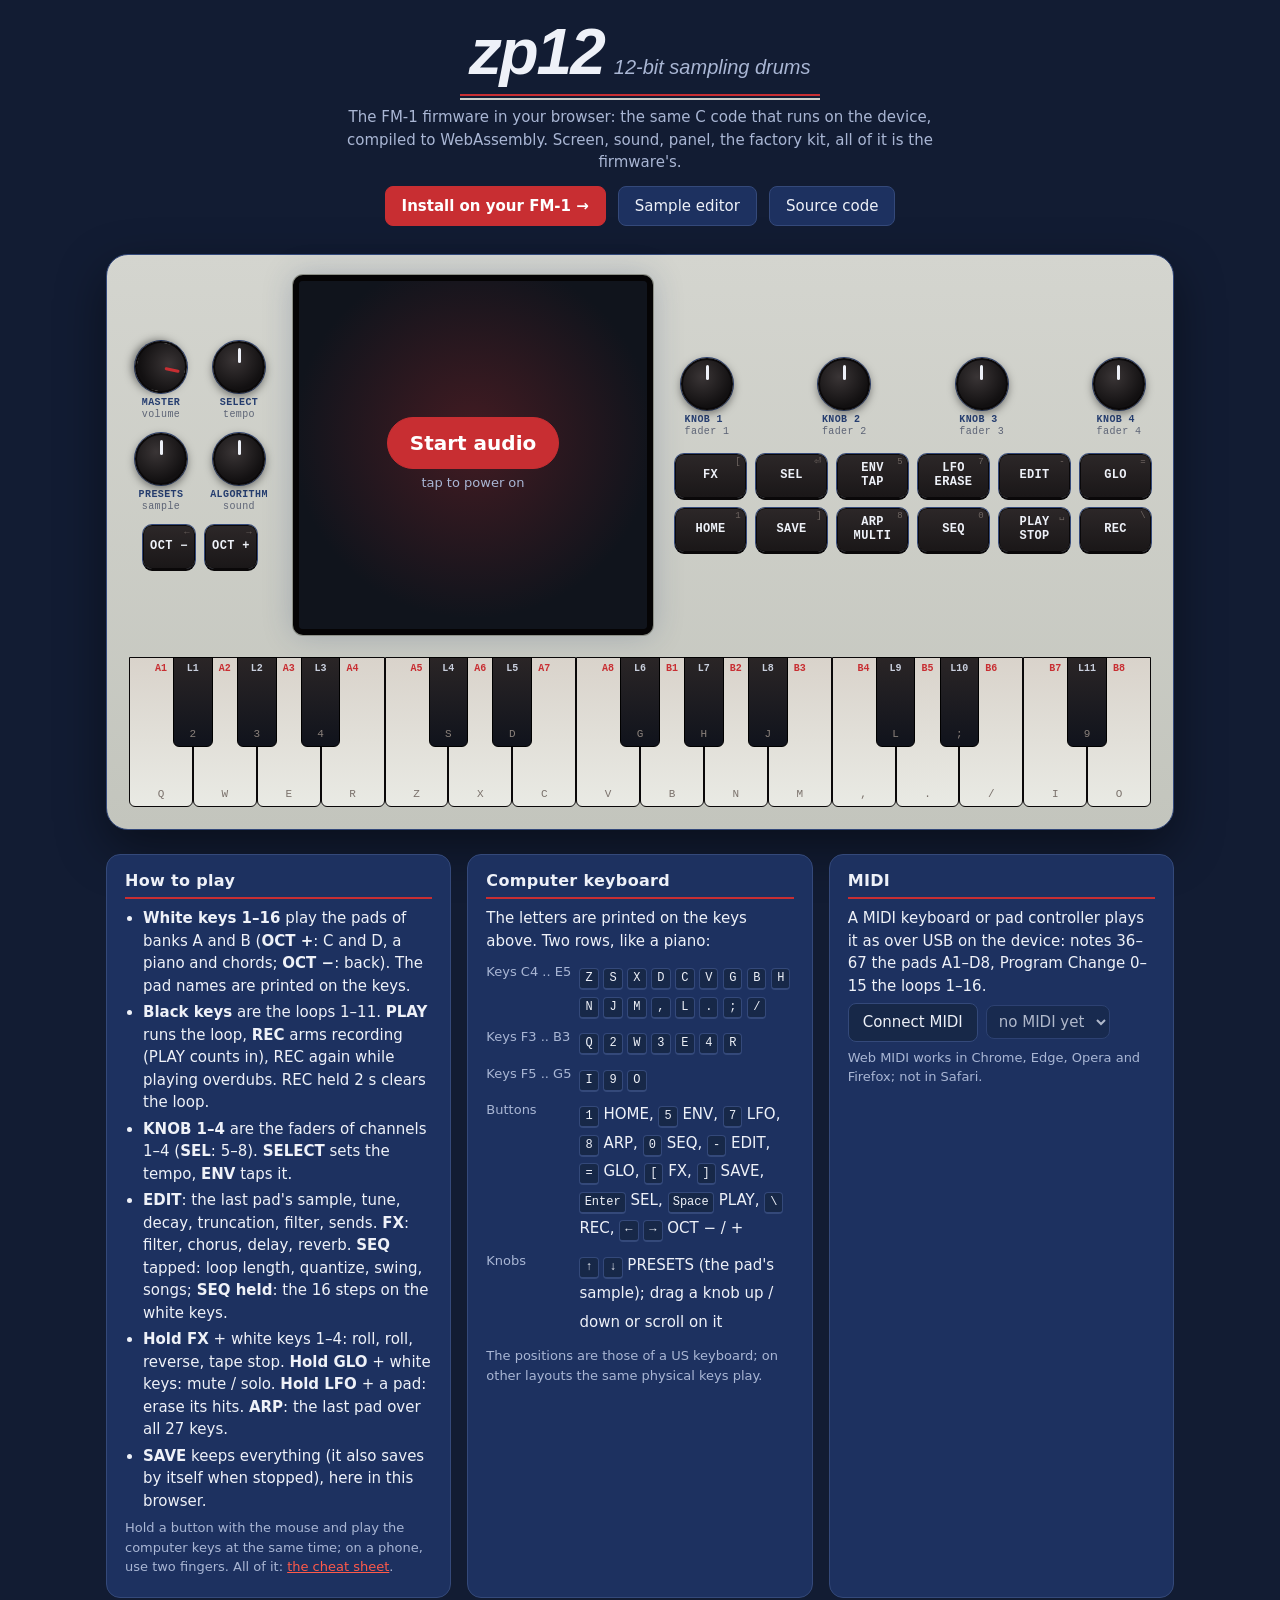
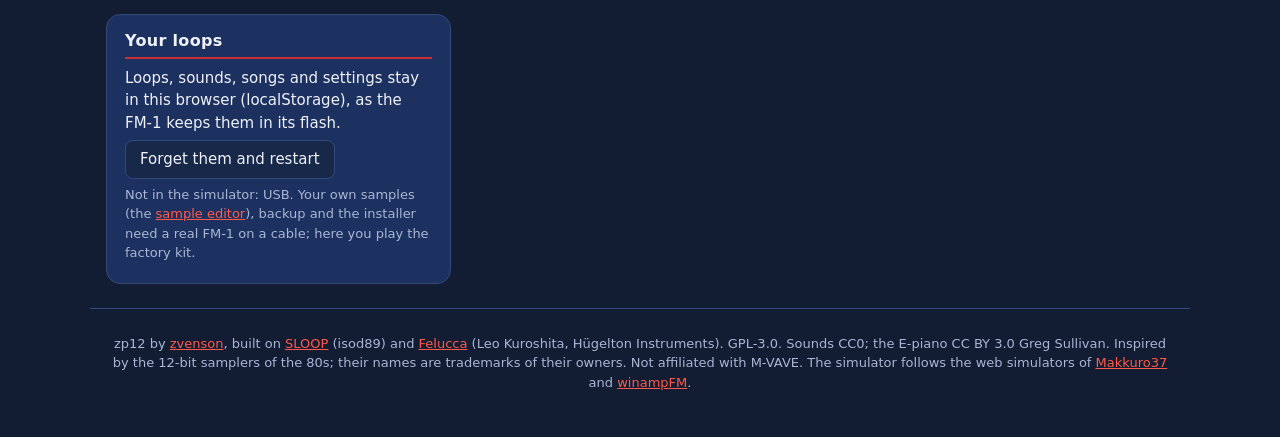
<file: docs/sim/index.html>
<!doctype html>
<!-- SPDX-License-Identifier: GPL-3.0-only -->
<html lang="en">
<head>
<meta charset="utf-8">
<meta name="viewport" content="width=device-width, initial-scale=1">
<title>zp12 Simulator</title>
<meta name="description" content="zp12, a 12-bit sampling drum machine firmware for the M-VAVE FM-1, running in your browser: the firmware's own code compiled to WebAssembly.">
<meta name="theme-color" content="#263e70">
<link rel="icon" href="favicon.svg" type="image/svg+xml">
<link rel="stylesheet" href="sim.css">
</head>
<body>
<header class="top">
  <a class="logo" href="https://zp12.designburgapps.com/">zp12<small>12-bit sampling drums</small></a>
  <div class="rule"></div>
  <p class="tag">The FM-1 firmware in your browser: the same C code that runs on the device, compiled to WebAssembly.
    Screen, sound, panel, the factory kit, all of it is the firmware's.</p>
  <nav class="links">
    <a class="cta" href="https://thefirmwarehub.com/#fw-zp12">Install on your FM-1 &rarr;</a>
    <a href="https://zp12.designburgapps.com/editor/">Sample editor</a>
    <a href="https://github.com/zvenson/zp12">Source code</a>
  </nav>
</header>

<main>
  <section class="device" id="device" aria-label="The simulated FM-1">
    <div class="left">
      <div class="knobrow">
        <div class="knob" data-id="master" data-label="MASTER" data-sub="volume"></div>
        <div class="knob" data-id="select" data-label="SELECT" data-sub="tempo"></div>
      </div>
      <div class="knobrow">
        <div class="knob" data-id="presets" data-label="PRESETS" data-sub="sample"></div>
        <div class="knob" data-id="algo" data-label="ALGORITHM" data-sub="sound"></div>
      </div>
      <div class="octs">
        <button class="btn" data-btn="0">OCT &minus;</button>
        <button class="btn" data-btn="1">OCT +</button>
      </div>
    </div>
    <div class="screenbox">
      <canvas id="screen" width="240" height="240" aria-label="The FM-1's screen"></canvas>
      <button id="power" class="power">
        <span class="p1">Start audio</span>
        <span class="p2">tap to power on</span>
      </button>
    </div>
    <div class="right">
      <div class="knobrow four">
        <div class="knob" data-id="k1" data-label="KNOB 1" data-sub="fader 1"></div>
        <div class="knob" data-id="k2" data-label="KNOB 2" data-sub="fader 2"></div>
        <div class="knob" data-id="k3" data-label="KNOB 3" data-sub="fader 3"></div>
        <div class="knob" data-id="k4" data-label="KNOB 4" data-sub="fader 4"></div>
      </div>
      <div class="btngrid">
        <button class="btn" data-btn="2">FX</button>
        <button class="btn" data-btn="3">SEL</button>
        <button class="btn" data-btn="4">ENV<br>TAP</button>
        <button class="btn" data-btn="5">LFO<br>ERASE</button>
        <button class="btn" data-btn="6">EDIT</button>
        <button class="btn" data-btn="7">GLO</button>
        <button class="btn" data-btn="8">HOME</button>
        <button class="btn" data-btn="9">SAVE</button>
        <button class="btn" data-btn="10">ARP<br>MULTI</button>
        <button class="btn" data-btn="11">SEQ</button>
        <button class="btn" data-btn="12">PLAY<br>STOP</button>
        <button class="btn rec" data-btn="13">REC</button>
      </div>
    </div>
    <div class="keys" id="keys" aria-label="The 27 keys, F3 to G5: pads and loops"></div>
  </section>

  <section class="info">
    <div class="box">
      <h2>How to play</h2>
      <ul>
        <li><b>White keys 1&ndash;16</b> play the pads of banks A and B (<b>OCT +</b>: C and D, a piano and chords;
          <b>OCT &minus;</b>: back). The pad names are printed on the keys.</li>
        <li><b>Black keys</b> are the loops 1&ndash;11. <b>PLAY</b> runs the loop, <b>REC</b> arms recording
          (PLAY counts in), REC again while playing overdubs. REC held 2 s clears the loop.</li>
        <li><b>KNOB 1&ndash;4</b> are the faders of channels 1&ndash;4 (<b>SEL</b>: 5&ndash;8). <b>SELECT</b> sets the tempo,
          <b>ENV</b> taps it.</li>
        <li><b>EDIT</b>: the last pad's sample, tune, decay, truncation, filter, sends. <b>FX</b>: filter, chorus, delay,
          reverb. <b>SEQ</b> tapped: loop length, quantize, swing, songs; <b>SEQ held</b>: the 16 steps on the white keys.</li>
        <li><b>Hold FX</b> + white keys 1&ndash;4: roll, roll, reverse, tape stop. <b>Hold GLO</b> + white keys: mute / solo.
          <b>Hold LFO</b> + a pad: erase its hits. <b>ARP</b>: the last pad over all 27 keys.</li>
        <li><b>SAVE</b> keeps everything (it also saves by itself when stopped), here in this browser.</li>
      </ul>
      <p class="hint">Hold a button with the mouse and play the computer keys at the same time; on a phone, use two
        fingers. All of it: <a href="https://zp12.designburgapps.com/#cheatsheet">the cheat sheet</a>.</p>
    </div>

    <div class="box">
      <h2>Computer keyboard</h2>
      <p>The letters are printed on the keys above. Two rows, like a piano:</p>
      <table class="map">
        <tr><th>Keys C4 .. E5</th><td><kbd>Z</kbd> <kbd>S</kbd> <kbd>X</kbd> <kbd>D</kbd> <kbd>C</kbd> <kbd>V</kbd> <kbd>G</kbd> <kbd>B</kbd> <kbd>H</kbd> <kbd>N</kbd> <kbd>J</kbd> <kbd>M</kbd> <kbd>,</kbd> <kbd>L</kbd> <kbd>.</kbd> <kbd>;</kbd> <kbd>/</kbd></td></tr>
        <tr><th>Keys F3 .. B3</th><td><kbd>Q</kbd> <kbd>2</kbd> <kbd>W</kbd> <kbd>3</kbd> <kbd>E</kbd> <kbd>4</kbd> <kbd>R</kbd></td></tr>
        <tr><th>Keys F5 .. G5</th><td><kbd>I</kbd> <kbd>9</kbd> <kbd>O</kbd></td></tr>
        <tr><th>Buttons</th><td><kbd>1</kbd> HOME, <kbd>5</kbd> ENV, <kbd>7</kbd> LFO, <kbd>8</kbd> ARP, <kbd>0</kbd> SEQ, <kbd>-</kbd> EDIT,
          <kbd>=</kbd> GLO, <kbd>[</kbd> FX, <kbd>]</kbd> SAVE, <kbd>Enter</kbd> SEL, <kbd>Space</kbd> PLAY, <kbd>\</kbd> REC,
          <kbd>&larr;</kbd> <kbd>&rarr;</kbd> OCT &minus; / +</td></tr>
        <tr><th>Knobs</th><td><kbd>&uarr;</kbd> <kbd>&darr;</kbd> PRESETS (the pad's sample); drag a knob up / down or scroll on it</td></tr>
      </table>
      <p class="hint">The positions are those of a US keyboard; on other layouts the same physical keys play.</p>
    </div>

    <div class="box">
      <h2>MIDI</h2>
      <p>A MIDI keyboard or pad controller plays it as over USB on the device: notes 36&ndash;67 the pads A1&ndash;D8,
        Program Change 0&ndash;15 the loops 1&ndash;16.</p>
      <div class="midirow">
        <button id="midiBtn" class="small">Connect MIDI</button>
        <select id="midiSel" disabled><option value="">no MIDI yet</option></select>
      </div>
      <p class="hint" id="midiMsg">Web MIDI works in Chrome, Edge, Opera and Firefox; not in Safari.</p>
    </div>

    <div class="box">
      <h2>Your loops</h2>
      <p>Loops, sounds, songs and settings stay in this browser (localStorage), as the FM-1 keeps them in its flash.</p>
      <button id="resetStore" class="small">Forget them and restart</button>
      <p class="hint">Not in the simulator: USB. Your own samples (the
        <a href="https://zp12.designburgapps.com/editor/">sample editor</a>), backup and the installer need a real FM-1
        on a cable; here you play the factory kit.</p>
    </div>
  </section>
</main>

<footer>
  <p>zp12 by <a href="https://github.com/zvenson">zvenson</a>, built on
    <a href="https://github.com/isod89/sloop-fm1">SLOOP</a> (isod89) and
    <a href="https://github.com/hugelton/Felucca">Felucca</a> (Leo Kuroshita, H&uuml;gelton Instruments). GPL-3.0.
    Sounds CC0; the E-piano CC BY 3.0 Greg Sullivan. Inspired by the 12-bit samplers of the 80s; their names are
    trademarks of their owners. Not affiliated with M-VAVE.
    The simulator follows the web simulators of <a href="https://github.com/genkigenki/Makkuro37">Makkuro37</a> and
    <a href="https://github.com/hericdk/winampFM">winampFM</a>.</p>
</footer>
<script src="sim.js"></script>
<!-- Matomo (self-hosted, matomo.designburgapps.com): one site per host (dx7 1, zp12 3, fm1 4, designburgapps.com 5);
     no cookies, IPs anonymised on the server, Do Not Track respected -->
<script>
  var _paq = window._paq = window._paq || [];
  var _mtmSite = {"zp12.designburgapps.com": "3", "thefirmwarehub.com": "4", "fm1.designburgapps.com": "4", "designburgapps.com": "5",
                  "www.designburgapps.com": "5"}[location.hostname] || "1";
  _paq.push(['setDomains', [location.hostname]]);
  _paq.push(['disableCookies']);
  _paq.push(['setDoNotTrack', true]);
  _paq.push(['enableHeartBeatTimer']);
  _paq.push(['trackPageView']);
  _paq.push(['enableLinkTracking']);
  (function() {
    var u="https://matomo.designburgapps.com/";
    _paq.push(['setTrackerUrl', u+'matomo.php']);
    _paq.push(['setSiteId', _mtmSite]);
    var d=document, g=d.createElement('script'), s=d.getElementsByTagName('script')[0];
    g.async=true; g.src=u+'matomo.js'; s.parentNode.insertBefore(g,s);
  })();
</script>
<!-- End Matomo Code -->
</body>
</html>
</file>
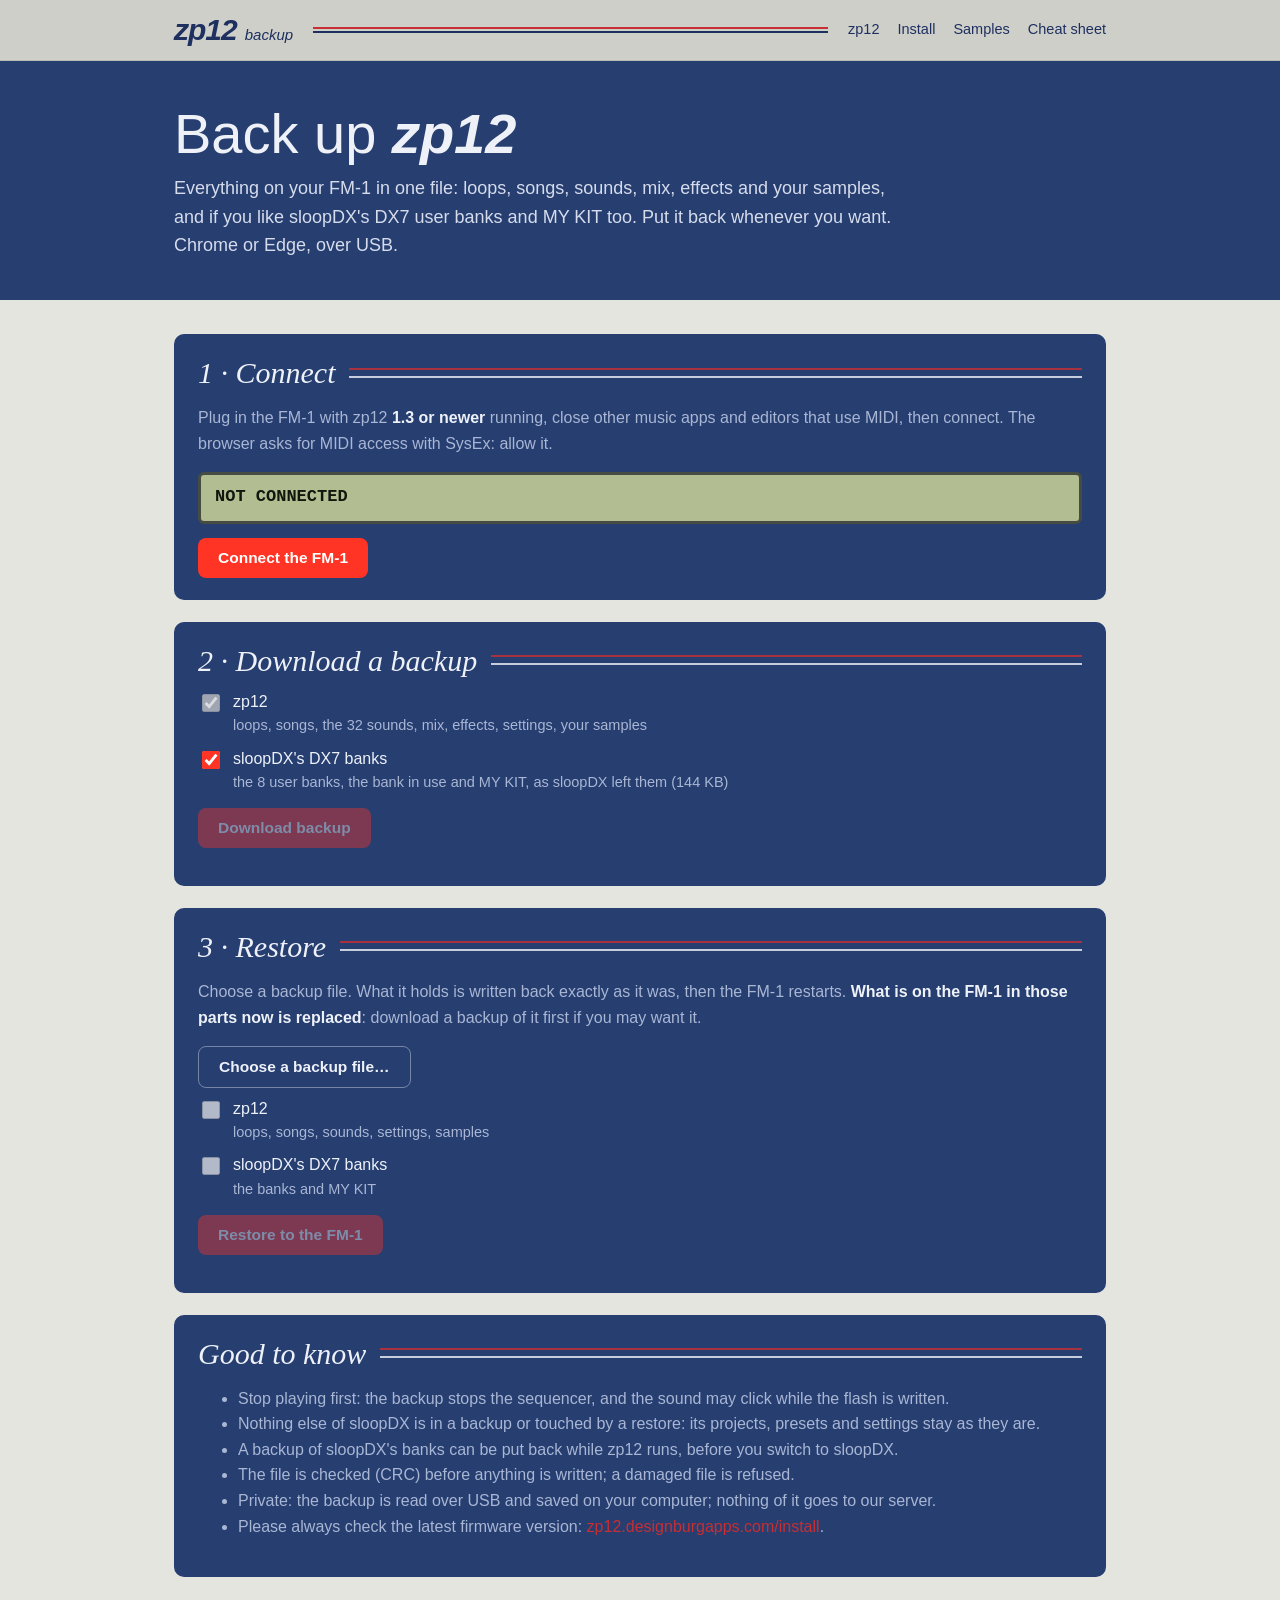
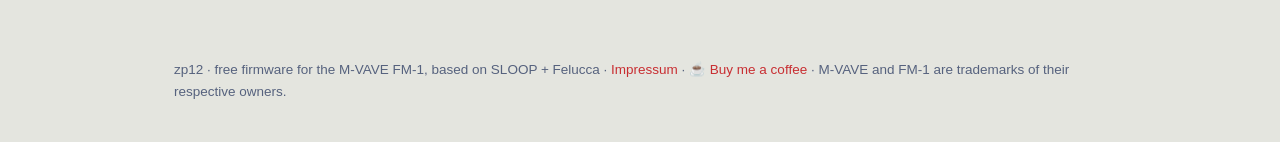
<file: backup.html>
<!doctype html>
<!-- SPDX-License-Identifier: GPL-3.0-only  (C) 2026 Sven Trogus
     zp12: the backup page (tools/make_site.py writes it as docs/backup/index.html, beside zp12link.js). -->
<html lang="en">
<head>
<meta charset="utf-8">
<meta name="viewport" content="width=device-width, initial-scale=1">
<title>zp12 backup</title>
<link rel="icon" href="../favicon.svg" type="image/svg+xml">
<meta name="description" content="Back up and restore zp12 on the M-VAVE FM-1 from the browser: loops, sounds, songs, samples, and sloopDX's DX7 banks. Chrome or Edge over USB MIDI.">
<link rel="canonical" href="https://zp12.designburgapps.com/backup/">
<meta name="theme-color" content="#263e70">
<style>
  :root { --paper: #e4e5df; --frame: #cecfc9; --frame2: #b9bbb3; --navy: #263e70; --navy2: #1d3160; --ink: #1e3060;
          --red: #c82e32; --led: #ff3424; --txt: #eef1f8; --dim: #a9b6d4; --mute: #56627e; --lcd: #b2be92; --lcdink: #10180e;
          --ok: #2f8f5b; }
  * { box-sizing: border-box; }
  body { margin: 0; background: var(--paper); color: var(--ink); font: 16px/1.6 "Inter", -apple-system, BlinkMacSystemFont, "Segoe UI", Roboto, Arial, sans-serif; }
  a { color: var(--red); text-decoration: none; } a:hover { text-decoration: underline; }
  .wrap { max-width: 980px; margin: 0 auto; padding: 0 24px; }
  .rule { height: 6px; border-top: 2px solid var(--red); border-bottom: 2px solid var(--ink); }
  nav { background: var(--frame); border-bottom: 1px solid var(--frame2); }
  nav .wrap { display: flex; align-items: center; height: 60px; gap: 20px; }
  .mark { font: italic 900 30px/1 "Helvetica Neue", Arial, sans-serif; letter-spacing: -1px; color: var(--ink); }
  .mark small { font: italic 400 15px/1 "Helvetica Neue", Arial, sans-serif; letter-spacing: 0; margin-left: 8px; }
  nav .rule { flex: 1; }
  nav .links { display: flex; gap: 18px; font-size: 14.5px; }
  nav .links a { color: var(--ink); }
  header { background: var(--navy); color: var(--txt); padding: 44px 0 40px; }
  h1 { font-weight: 300; font-size: clamp(34px, 5vw, 56px); line-height: 1.05; margin: 0 0 10px; }
  h1 b { font-weight: 900; font-style: italic; }
  header p { color: #d6dcec; margin: 0; max-width: 40em; font-size: 18px; }
  main { padding: 34px 0 60px; }
  .card { background: var(--navy); color: var(--txt); border-radius: 10px; padding: 22px 24px; margin-bottom: 22px; }
  .card h2 { font: italic 400 30px/1.1 Georgia, "Times New Roman", serif; margin: 0 0 12px; display: flex; gap: 14px; align-items: center; }
  .card h2::after { content: ""; flex: 1; height: 6px; border-top: 2px solid var(--red); border-bottom: 2px solid var(--txt); opacity: 0.8; }
  .card p, .card li { color: var(--dim); }
  .card p b, .card li b { color: var(--txt); }
  .lcd { background: var(--lcd); color: var(--lcdink); border: 3px solid #464c42; border-radius: 6px; padding: 10px 14px;
         font: 700 17px/1.4 "Courier New", monospace; min-height: 52px; white-space: pre-wrap; }
  button, .file { font-family: inherit; font-weight: 700; font-size: 15.5px; line-height: 1; padding: 12px 20px; border-radius: 8px; border: 0; cursor: pointer;
                  background: var(--led); color: #fff; display: inline-flex; align-items: center; gap: 8px; }
  button.ghost, .file { background: transparent; color: var(--txt); border: 1px solid rgba(238, 241, 248, 0.4); }
  button:disabled { opacity: 0.4; cursor: default; }
  .row { display: flex; gap: 12px; flex-wrap: wrap; align-items: center; margin-top: 14px; }
  label.part { display: flex; gap: 10px; align-items: flex-start; margin: 8px 0; color: var(--txt); cursor: pointer; }
  label.part input { margin-top: 5px; accent-color: var(--led); width: 18px; height: 18px; }
  label.part span { color: var(--dim); display: block; font-size: 14.5px; }
  .bar { height: 10px; background: var(--navy2); border-radius: 5px; overflow: hidden; margin-top: 14px; display: none; }
  .bar i { display: block; height: 100%; width: 0; background: var(--led); transition: width 0.1s; }
  .warn { background: #fff3cd; color: #5c4400; border-radius: 8px; padding: 12px 16px; margin-top: 14px; font-size: 14.5px; }
  .ok { color: #9fe0b8 !important; }
  .err { color: #ffb4ab !important; }
  input[type=file] { display: none; }
  footer { font-size: 13.5px; color: var(--mute); padding: 0 0 40px; }
</style>
</head>
<body>
<nav><div class="wrap"><a class="mark" href="../">zp12<small>backup</small></a><div class="rule"></div>
  <div class="links"><a href="../">zp12</a><a href="../install/">Install</a><a href="../editor/">Samples</a><a href="../#cheatsheet">Cheat sheet</a></div></div></nav>
<header><div class="wrap">
  <h1>Back up <b>zp12</b></h1>
  <p>Everything on your FM-1 in one file: loops, songs, sounds, mix, effects and your samples, and if you like
     sloopDX's DX7 user banks and MY KIT too. Put it back whenever you want. Chrome or Edge, over USB.</p>
</div></header>
<main><div class="wrap">

  <section class="card">
    <h2>1 · Connect</h2>
    <p>Plug in the FM-1 with zp12 <b>1.3 or newer</b> running, close other music apps and editors that use MIDI, then connect.
       The browser asks for MIDI access with SysEx: allow it.</p>
    <div class="lcd" id="lcd">NOT CONNECTED</div>
    <div class="row"><button id="connect">Connect the FM-1</button></div>
  </section>

  <section class="card">
    <h2>2 · Download a backup</h2>
    <label class="part"><input type="checkbox" id="b-zp12" checked disabled><div>zp12<span>loops, songs, the 32 sounds, mix, effects, settings, your samples</span></div></label>
    <label class="part"><input type="checkbox" id="b-banks" checked><div>sloopDX's DX7 banks<span>the 8 user banks, the bank in use and MY KIT, as sloopDX left them (144 KB)</span></div></label>
    <div class="row"><button id="backup" disabled>Download backup</button></div>
    <div class="bar" id="bar-b"><i></i></div>
    <p id="msg-b"></p>
  </section>

  <section class="card">
    <h2>3 · Restore</h2>
    <p>Choose a backup file. What it holds is written back exactly as it was, then the FM-1 restarts.
       <b>What is on the FM-1 in those parts now is replaced</b>: download a backup of it first if you may want it.</p>
    <div class="row"><label class="file" for="file">Choose a backup file…</label><input type="file" id="file" accept=".zp12bak"><span id="fname"></span></div>
    <label class="part"><input type="checkbox" id="r-zp12" disabled><div>zp12<span>loops, songs, sounds, settings, samples</span></div></label>
    <label class="part"><input type="checkbox" id="r-banks" disabled><div>sloopDX's DX7 banks<span>the banks and MY KIT</span></div></label>
    <div class="row"><button id="restore" disabled>Restore to the FM-1</button></div>
    <div class="bar" id="bar-r"><i></i></div>
    <p id="msg-r"></p>
  </section>

  <section class="card">
    <h2>Good to know</h2>
    <ul>
      <li>Stop playing first: the backup stops the sequencer, and the sound may click while the flash is written.</li>
      <li>Nothing else of sloopDX is in a backup or touched by a restore: its projects, presets and settings stay as they are.</li>
      <li>A backup of sloopDX's banks can be put back while zp12 runs, before you switch to sloopDX.</li>
      <li>The file is checked (CRC) before anything is written; a damaged file is refused.</li>
      <li>Private: the backup is read over USB and saved on your computer; nothing of it goes to our server.</li>
      <li>Please always check the latest firmware version: <a href="../install/">zp12.designburgapps.com/install</a>.</li>
    </ul>
  </section>
</div></main>
<footer><div class="wrap">zp12 · free firmware for the M-VAVE FM-1, based on SLOOP + Felucca · <a href="../impressum.html">Impressum</a> · <a href="https://paypal.me/zvenson" rel="noopener">☕ Buy me a coffee</a> · M-VAVE and FM-1 are trademarks of their respective owners.</div></footer>

<script src="zp12link.js"></script>
<script>
"use strict";
const Z = window.ZP12Link, $ = (id) => document.getElementById(id);
let link = null, file = null, busy = false;
const lcd = (s) => { $("lcd").textContent = s; };
const msg = (id, s, cls = "") => { $(id).textContent = s; $(id).className = cls; };
function bar(id, done, total) {
  const b = $(id); b.style.display = total ? "block" : "none";
  b.firstElementChild.style.width = total ? (100 * done / total).toFixed(1) + "%" : "0";
}
function refresh() {
  $("backup").disabled = !link || busy;
  $("restore").disabled = !link || busy || !file || !($("r-zp12").checked || $("r-banks").checked);
  $("connect").disabled = busy;
}

$("connect").onclick = async () => {
  if (!navigator.requestMIDIAccess) { lcd("THIS BROWSER HAS NO WEB MIDI\nuse Chrome or Edge"); return; }
  let access;
  try { access = await navigator.requestMIDIAccess({ sysex: true }); }
  catch (e) { lcd("MIDI ACCESS DENIED\nallow MIDI with SysEx for this page"); return; }
  const isF = (p) => /felucca/i.test(p.name || "") && p.state !== "disconnected";
  const input = [...access.inputs.values()].find(isF), output = [...access.outputs.values()].find(isF);
  if (!input || !output) { lcd("NO FM-1 FOUND\nplug it in, close other MIDI apps"); return; }
  const l = new Z.Link((d) => output.send(d));
  input.onmidimessage = (e) => l.receive(e.data);
  try {
    const h = await l.hello();
    link = l;
    lcd(`CONNECTED\n${h.version.toUpperCase()}`);
  } catch (e) {
    lcd("THE FM-1 DOES NOT ANSWER\nzp12 1.3 or newer needed: see Install");
  }
  access.onstatechange = () => { if (!isF(input)) { link = null; lcd("DISCONNECTED"); refresh(); } };
  refresh();
};

$("backup").onclick = async () => {
  busy = true; refresh();
  const parts = ["zp12", ...($("b-banks").checked ? ["banks"] : [])];
  msg("msg-b", "Reading the FM-1…");
  try {
    const f = await Z.backup(link, parts, (d, t) => { bar("bar-b", d, t); lcd(`READING ${Math.round(100 * d / t)} %`); });
    const a = document.createElement("a");
    a.href = URL.createObjectURL(new Blob([f], { type: "application/octet-stream" }));
    a.download = `zp12-backup-${new Date().toISOString().slice(0, 10)}.zp12bak`;
    a.click();
    setTimeout(() => URL.revokeObjectURL(a.href), 5000);
    msg("msg-b", `Saved: ${a.download} (${Math.round(f.length / 1024)} KB).`, "ok");
    lcd("BACKUP SAVED");
  } catch (e) { msg("msg-b", e.message, "err"); lcd("BACKUP FAILED"); }
  bar("bar-b", 0, 0); busy = false; refresh();
};

$("file").onchange = async () => {
  file = null;
  const f = $("file").files[0];
  $("fname").textContent = f ? f.name : "";
  for (const p of ["zp12", "banks"]) { $("r-" + p).checked = false; $("r-" + p).disabled = true; }
  if (!f) { refresh(); return; }
  try {
    const u8 = new Uint8Array(await f.arrayBuffer()), b = Z.readBackup(u8);
    file = u8;
    for (const p of b.parts) { $("r-" + p).disabled = false; $("r-" + p).checked = true; }
    msg("msg-r", `A backup of ${b.version || "zp12"}: ${[...b.parts].map((p) => p === "banks" ? "sloopDX's banks" : "zp12").join(" and ")}.`);
  } catch (e) { msg("msg-r", e.message, "err"); }
  refresh();
};
for (const p of ["zp12", "banks"]) $("r-" + p).onchange = refresh;

$("restore").onclick = async () => {
  const parts = ["zp12", "banks"].filter((p) => $("r-" + p).checked);
  if (!confirm(`Replace ${parts.map((p) => p === "banks" ? "sloopDX's DX7 banks" : "zp12's loops, sounds and samples").join(" and ")} on the FM-1 with the backup?`)) return;
  busy = true; refresh();
  msg("msg-r", "Writing…");
  try {
    await Z.restore(link, file, parts, (d, t) => { bar("bar-r", d, t); lcd(`RESTORING ${Math.round(100 * d / t)} %`); });
    msg("msg-r", "Restored. The FM-1 restarts with it; connect again to go on.", "ok");
    lcd("RESTORED · RESTARTING");
    link = null;
  } catch (e) { msg("msg-r", e.message + " — nothing is lost that the file holds: try again.", "err"); lcd("RESTORE FAILED"); }
  bar("bar-r", 0, 0); busy = false; refresh();
};
refresh();
// ?demo=connected|reading|saved|restore: the page in a state, for the video's screenshots (no FM-1 needed)
{
  const demo = new URLSearchParams(location.search).get("demo");
  if (demo) {
    link = {};
    lcd("CONNECTED\nZP12 1.3");
    if (demo === "reading") { busy = true; bar("bar-b", 46, 100); lcd("READING 46 %"); msg("msg-b", "Reading the FM-1…"); }
    if (demo === "saved") { msg("msg-b", "Saved: zp12-backup-2026-10-07.zp12bak (172 KB).", "ok"); lcd("BACKUP SAVED"); }
    if (demo === "restore") {
      file = new Uint8Array(1); $("fname").textContent = "zp12-backup-2026-10-07.zp12bak";
      for (const p of ["zp12", "banks"]) { $("r-" + p).disabled = false; $("r-" + p).checked = true; }
      msg("msg-r", "A backup of zp12 1.3: zp12 and sloopDX's banks.");
      if (location.hash === "#writing") { busy = true; bar("bar-r", 71, 100); lcd("RESTORING 71 %"); msg("msg-r", "Writing…"); }
    }
    refresh();
  }
}
</script>
<!-- Matomo (self-hosted, matomo.designburgapps.com): one count for designburgapps.com, dx7. and zp12., the page
     title with its host; no cookies, IPs anonymised on the server, Do Not Track respected -->
<script>
  var _paq = window._paq = window._paq || [];
  _paq.push(['setDocumentTitle', location.hostname + ' / ' + document.title]);
  _paq.push(['setDomains', ['designburgapps.com', '*.designburgapps.com']]);
  _paq.push(['disableCookies']);
  _paq.push(['setDoNotTrack', true]);
  _paq.push(['trackPageView']);
  _paq.push(['enableLinkTracking']);
  (function() {
    var u="https://matomo.designburgapps.com/";
    _paq.push(['setTrackerUrl', u+'matomo.php']);
    _paq.push(['setSiteId', '1']);
    var d=document, g=d.createElement('script'), s=d.getElementsByTagName('script')[0];
    g.async=true; g.src=u+'matomo.js'; s.parentNode.insertBefore(g,s);
  })();
</script>
<!-- End Matomo Code -->
</body>
</html>
</file>
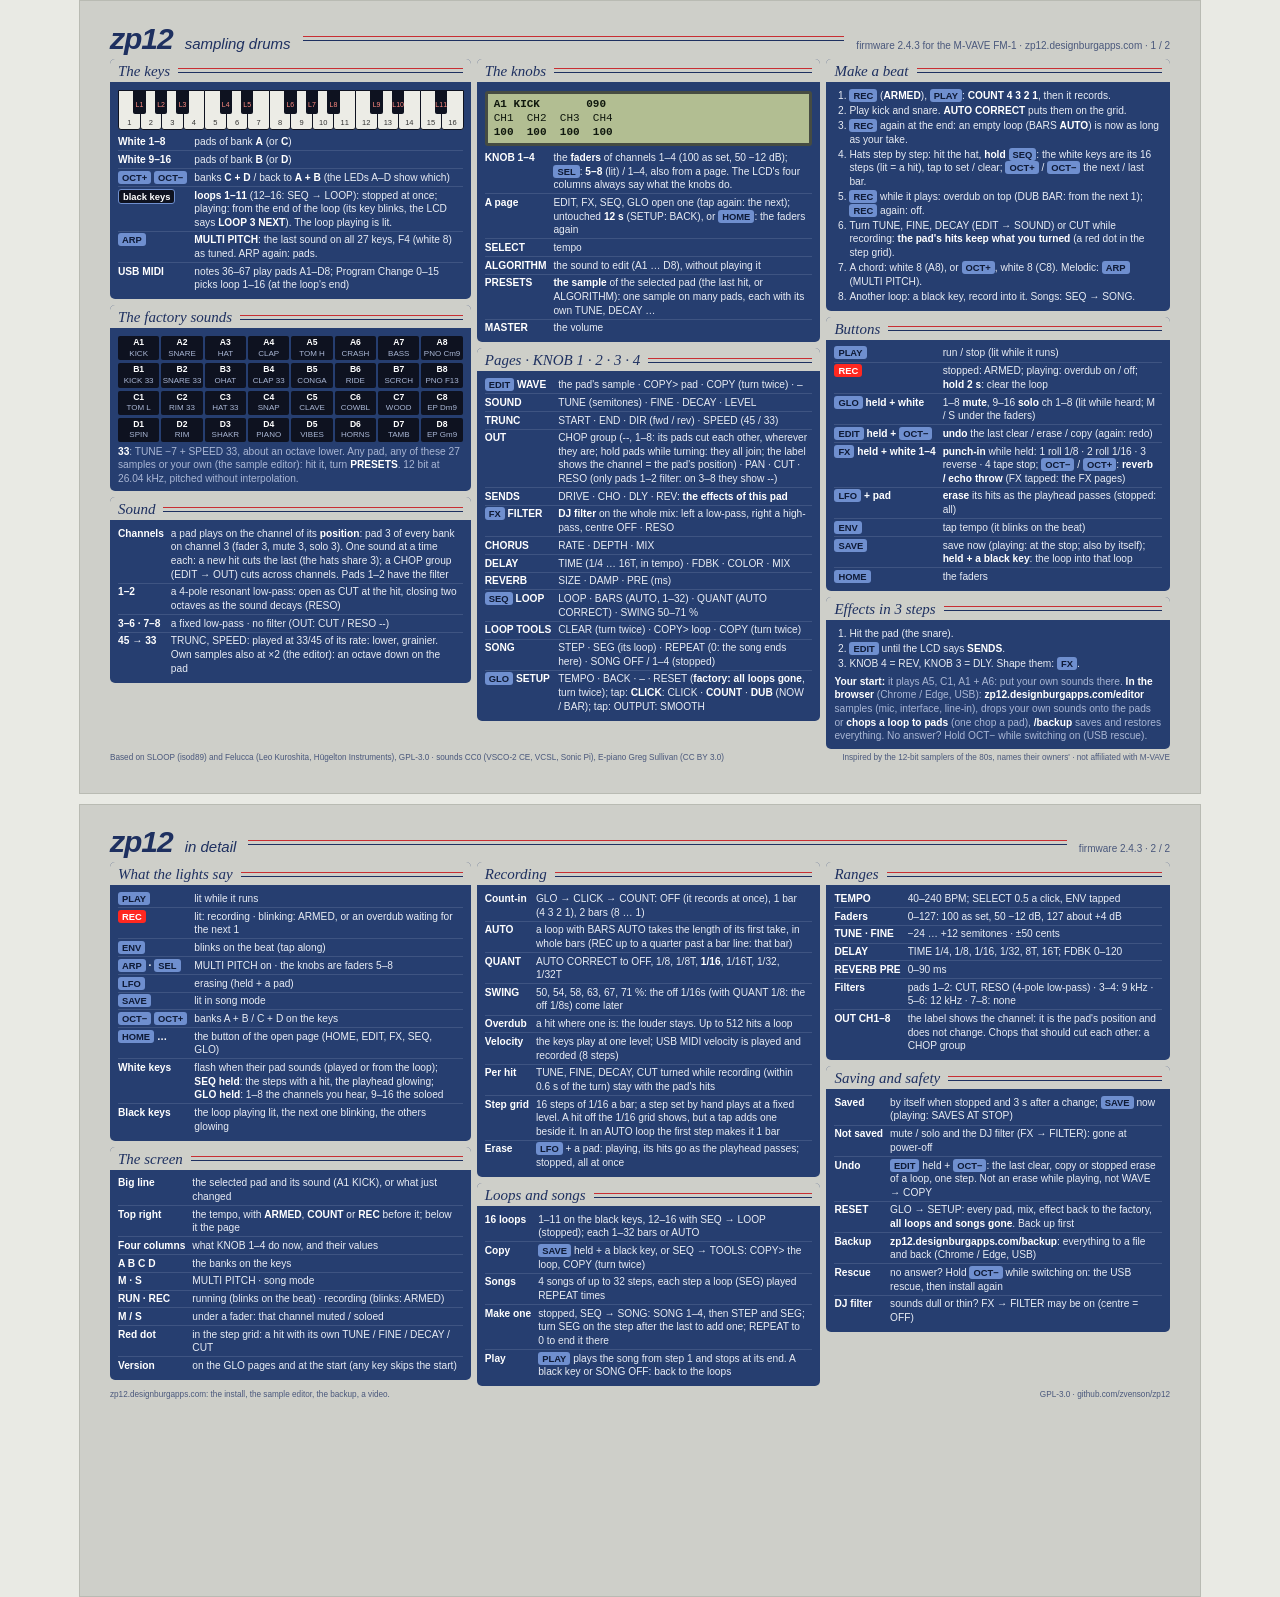
<file: cheatsheet.html>
<!doctype html>
<html lang="en">
<head>
<meta charset="utf-8">
<meta name="viewport" content="width=device-width, initial-scale=1">
<title>zp12 cheat sheet</title>
<meta name="description" content="zp12 for the M-VAVE FM-1: every key, button, knob page and the recording workflow on one page.">
<link rel="icon" href="favicon.svg" type="image/svg+xml">
<style>
  @page { size: A4 landscape; margin: 0; }
  html, body { margin: 0; background: #e9eae4; -webkit-print-color-adjust: exact; print-color-adjust: exact; }
  @media print { html, body { background: none; } }
</style>
<style id="cs-style">
  .cs { --frame: #cecfc9; --frame2: #b9bbb3; --navy: #263e70; --navy2: #1e3260; --ink: #1e3060; --red: #c82e32; --led: #ff2820;
          --lcd: #b2be92; --lcdink: #10180e; --paper: #e9eae4; --txt: #e8ecf4; --dim: #a9b6d4; }
  .cs * { box-sizing: border-box; }
  .cs { font: 10.2px/1.33 "Helvetica Neue", Arial, sans-serif; color: var(--ink); }
  .cs .sheet { width: 297mm; min-height: 210mm; margin: 0 auto; padding: 6mm 8mm 5mm; background: var(--frame);
           border: 1px solid var(--frame2); }
  .cs header { display: flex; align-items: baseline; gap: 12px; margin-bottom: 5px; }
  .cs .mark { font: 900 30px/1 "Helvetica Neue", Arial, sans-serif; letter-spacing: -1px; color: var(--ink); font-style: italic; }
  .cs .sub { font-size: 15px; color: var(--ink); font-style: italic; }
  .cs .rule { flex: 1; height: 5px; border-top: 1.5px solid var(--red); border-bottom: 1.5px solid var(--ink); align-self: center; }
  .cs .ver { font-size: 10px; color: #4a587c; }
  .cs .grid { display: grid; grid-template-columns: 1.05fr 1fr 1fr; gap: 6px; }
  .cs .box { background: var(--navy); color: var(--txt); border-radius: 5px; overflow: hidden; }
  .cs .box h2 { margin: 0; padding: 3px 8px 2px; background: var(--frame); color: var(--ink); font: italic 400 15px/1.2 Georgia, "Times New Roman", serif;
            display: flex; align-items: center; gap: 8px; }
  .cs .box h2::after { content: ""; flex: 1; height: 3px; border-top: 1px solid var(--red); border-bottom: 1px solid var(--ink); }
  .cs .in { padding: 5px 8px 6px; }
  .cs table { border-collapse: collapse; width: 100%; }
  .cs td { padding: 1.6px 4px 1.6px 0; vertical-align: top; border-bottom: 1px solid rgba(169, 182, 212, 0.18); }
  .cs td:first-child { white-space: nowrap; color: #fff; font-weight: 700; width: 1%; padding-right: 7px; }
  .cs tr:last-child td { border-bottom: 0; }
  .cs b, .cs .k { color: #fff; }
  .cs .k { display: inline-block; padding: 0 4px; border-radius: 3px; background: #6f8fcf; color: #0e1a36; font-weight: 800; font-size: 9.4px; line-height: 13px; }
  .cs .k.red { background: var(--led); color: #fff; }
  .cs .k.blk { background: #0e1220; color: #fff; border: 1px solid #6f8fcf; }
  .cs .dim { color: var(--dim); }
  .cs .lcd { background: var(--lcd); color: var(--lcdink); border: 3px solid #464c42; border-radius: 3px; padding: 3px 6px;
         font: 700 11px/1.3 "Courier New", monospace; margin: 4px 0; }
  .cs ol { margin: 2px 0 0 15px; padding: 0; }
  .cs li { margin: 1.6px 0; }
  .cs .pads { display: grid; grid-template-columns: repeat(8, 1fr); gap: 2px; margin: 3px 0 2px; }
  .cs .pads span { background: #0e1220; color: #fff; text-align: center; border-radius: 2px; padding: 1px 0; font-size: 8.6px; font-weight: 700; }
  .cs .pads span i { display: block; font-style: normal; color: var(--dim); font-weight: 400; font-size: 8px; }
  .cs .kb { display: flex; height: 40px; position: relative; margin: 3px 0 4px; }
  .cs .kb .w { flex: 1; background: #ecece6; border: 1px solid #0e1220; border-radius: 0 0 3px 3px; margin-right: -1px; font-size: 7.5px;
           color: #333; display: flex; align-items: flex-end; justify-content: center; padding-bottom: 1px; }
  .cs .kb .b { position: absolute; top: 0; width: 3.6%; height: 24px; background: #0e1220; border-radius: 0 0 2px 2px; color: #ff8a80;
           font-size: 7px; text-align: center; line-height: 30px; }
  .cs footer { margin-top: 4px; font-size: 8.2px; line-height: 1.25; color: #4a587c; display: flex; justify-content: space-between; gap: 16px; }
  .cs .sheet.p2 { margin-top: 10px; }
  @media print { .cs .sheet { border: 0; } .cs .sheet.p2 { margin-top: 0; break-before: page; } }
  @media screen and (max-width: 900px) { .cs .sheet { width: auto; min-height: 0; } .cs .grid { grid-template-columns: 1fr; } }
</style>
</head>
<body>
<!--cs--><div class="cs"><div class="sheet">
<header>
  <span class="mark">zp12</span><span class="sub">sampling drums</span><span class="rule"></span>
  <span class="ver">firmware 2.4.3 for the M-VAVE FM-1 · zp12.designburgapps.com · 1 / 2</span>
</header>

<div class="grid">
<div>
  <div class="box"><h2>The keys</h2><div class="in">
    <div class="kb" id="kb"></div>
    <table>
      <tr><td>White 1–8</td><td>pads of bank <b>A</b> (or <b>C</b>)</td></tr>
      <tr><td>White 9–16</td><td>pads of bank <b>B</b> (or <b>D</b>)</td></tr>
      <tr><td><span class="k">OCT+</span> <span class="k">OCT−</span></td><td>banks <b>C + D</b> / back to <b>A + B</b> (the LEDs A–D show which)</td></tr>
      <tr><td><span class="k blk">black keys</span></td><td><b>loops 1–11</b> (12–16: SEQ → LOOP): stopped at once; playing: from the end of the loop (its key blinks, the LCD says <b>LOOP 3 NEXT</b>). The loop playing is lit.</td></tr>
      <tr><td><span class="k">ARP</span></td><td><b>MULTI PITCH</b>: the last sound on all 27 keys, F4 (white 8) as tuned. ARP again: pads.</td></tr>
      <tr><td>USB MIDI</td><td>notes 36–67 play pads A1–D8; Program Change 0–15 picks loop 1–16 (at the loop's end)</td></tr>
    </table>
  </div></div>

  <div class="box" style="margin-top:6px"><h2>The factory sounds</h2><div class="in">
    <div class="pads"><span>A1<i>KICK</i></span><span>A2<i>SNARE</i></span><span>A3<i>HAT</i></span><span>A4<i>CLAP</i></span><span>A5<i>TOM H</i></span><span>A6<i>CRASH</i></span><span>A7<i>BASS</i></span><span>A8<i>PNO Cm9</i></span></div>
    <div class="pads"><span>B1<i>KICK 33</i></span><span>B2<i>SNARE 33</i></span><span>B3<i>OHAT</i></span><span>B4<i>CLAP 33</i></span><span>B5<i>CONGA</i></span><span>B6<i>RIDE</i></span><span>B7<i>SCRCH</i></span><span>B8<i>PNO F13</i></span></div>
    <div class="pads"><span>C1<i>TOM L</i></span><span>C2<i>RIM 33</i></span><span>C3<i>HAT 33</i></span><span>C4<i>SNAP</i></span><span>C5<i>CLAVE</i></span><span>C6<i>COWBL</i></span><span>C7<i>WOOD</i></span><span>C8<i>EP Dm9</i></span></div>
    <div class="pads"><span>D1<i>SPIN</i></span><span>D2<i>RIM</i></span><span>D3<i>SHAKR</i></span><span>D4<i>PIANO</i></span><span>D5<i>VIBES</i></span><span>D6<i>HORNS</i></span><span>D7<i>TAMB</i></span><span>D8<i>EP Gm9</i></span></div>
    <p class="dim" style="margin:3px 0 0"><b>33</b>: TUNE −7 + SPEED 33, about an octave lower. Any pad, any of these 27 samples or your own (the sample editor): hit it, turn <b>PRESETS</b>. 12 bit at 26.04 kHz, pitched without interpolation.</p>
  </div></div>

  <div class="box" style="margin-top:6px"><h2>Sound</h2><div class="in">
    <table>
      <tr><td>Channels</td><td>a pad plays on the channel of its <b>position</b>: pad 3 of every bank on channel 3 (fader 3, mute 3, solo 3). One sound at a time each: a new hit cuts the last (the hats share 3); a CHOP group (EDIT → OUT) cuts across channels. Pads 1–2 have the filter</td></tr>
      <tr><td>1–2</td><td>a 4-pole resonant low-pass: open as CUT at the hit, closing two octaves as the sound decays (RESO)</td></tr>
      <tr><td>3–6 · 7–8</td><td>a fixed low-pass · no filter (OUT: CUT / RESO --)</td></tr>
      <tr><td>45 → 33</td><td>TRUNC, SPEED: played at 33/45 of its rate: lower, grainier. Own samples also at ×2 (the editor): an octave down on the pad</td></tr>
    </table>
  </div></div>
</div>

<div>
  <div class="box"><h2>The knobs</h2><div class="in">
    <div class="lcd">A1 KICK&nbsp;&nbsp;&nbsp;&nbsp;&nbsp;&nbsp;&nbsp;090<br><span style="font-weight:400">CH1 &nbsp;CH2 &nbsp;CH3 &nbsp;CH4</span><br>100 &nbsp;100 &nbsp;100 &nbsp;100</div>
    <table>
      <tr><td>KNOB 1–4</td><td>the <b>faders</b> of channels 1–4 (100 as set, 50 −12 dB); <span class="k">SEL</span>: <b>5–8</b> (lit) / 1–4, also from a page. The LCD's four columns always say what the knobs do.</td></tr>
      <tr><td>A page</td><td>EDIT, FX, SEQ, GLO open one (tap again: the next); untouched <b>12 s</b> (SETUP: BACK), or <span class="k">HOME</span>: the faders again</td></tr>
      <tr><td>SELECT</td><td>tempo</td></tr>
      <tr><td>ALGORITHM</td><td>the sound to edit (A1 … D8), without playing it</td></tr>
      <tr><td>PRESETS</td><td><b>the sample</b> of the selected pad (the last hit, or ALGORITHM): one sample on many pads, each with its own TUNE, DECAY …</td></tr>
      <tr><td>MASTER</td><td>the volume</td></tr>
    </table>
  </div></div>

  <div class="box" style="margin-top:6px"><h2>Pages · KNOB 1 · 2 · 3 · 4</h2><div class="in">
    <table>
      <tr><td><span class="k">EDIT</span> WAVE</td><td>the pad's sample · COPY> pad · COPY (turn twice) · –</td></tr>
      <tr><td>SOUND</td><td>TUNE (semitones) · FINE · DECAY · LEVEL</td></tr>
      <tr><td>TRUNC</td><td>START · END · DIR (fwd / rev) · SPEED (45 / 33)</td></tr>
      <tr><td>OUT</td><td>CHOP group (--, 1–8: its pads cut each other, wherever they are; hold pads while turning: they all join; the label shows the channel = the pad's position) · PAN · CUT · RESO (only pads 1–2 filter: on 3–8 they show --)</td></tr>
      <tr><td>SENDS</td><td>DRIVE · CHO · DLY · REV: <b>the effects of this pad</b></td></tr>
      <tr><td><span class="k">FX</span> FILTER</td><td><b>DJ filter</b> on the whole mix: left a low-pass, right a high-pass, centre OFF · RESO</td></tr>
      <tr><td>CHORUS</td><td>RATE · DEPTH · MIX</td></tr>
      <tr><td>DELAY</td><td>TIME (1/4 … 16T, in tempo) · FDBK · COLOR · MIX</td></tr>
      <tr><td>REVERB</td><td>SIZE · DAMP · PRE (ms)</td></tr>
      <tr><td><span class="k">SEQ</span> LOOP</td><td>LOOP · BARS (AUTO, 1–32) · QUANT (AUTO CORRECT) · SWING 50–71 %</td></tr>
      <tr><td>LOOP TOOLS</td><td>CLEAR (turn twice) · COPY> loop · COPY (turn twice)</td></tr>
      <tr><td>SONG</td><td>STEP · SEG (its loop) · REPEAT (0: the song ends here) · SONG OFF / 1–4 (stopped)</td></tr>
      <tr><td><span class="k">GLO</span> SETUP</td><td>TEMPO · BACK · – · RESET (<b>factory: all loops gone</b>, turn twice); tap: <b>CLICK</b>: CLICK · <b>COUNT</b> · <b>DUB</b> (NOW / BAR); tap: OUTPUT: SMOOTH</td></tr>
    </table>
  </div></div>
</div>

<div>
  <div class="box"><h2>Make a beat</h2><div class="in">
    <ol>
      <li><span class="k">REC</span> (<b>ARMED</b>), <span class="k">PLAY</span>: <b>COUNT 4 3 2 1</b>, then it records.</li>
      <li>Play kick and snare. <b>AUTO CORRECT</b> puts them on the grid.</li>
      <li><span class="k">REC</span> again at the end: an empty loop (BARS <b>AUTO</b>) is now as long as your take.</li>
      <li>Hats step by step: hit the hat, <b>hold</b> <span class="k">SEQ</span>: the white keys are its 16 steps (lit = a hit), tap to set / clear; <span class="k">OCT+</span> / <span class="k">OCT−</span> the next / last bar.</li>
      <li><span class="k">REC</span> while it plays: overdub on top (DUB BAR: from the next 1); <span class="k">REC</span> again: off.</li>
      <li>Turn TUNE, FINE, DECAY (EDIT → SOUND) or CUT while recording: <b>the pad's hits keep what you turned</b> (a red dot in the step grid).</li>
      <li>A chord: white 8 (A8), or <span class="k">OCT+</span>, white 8 (C8). Melodic: <span class="k">ARP</span> (MULTI PITCH).</li>
      <li>Another loop: a black key, record into it. Songs: SEQ → SONG.</li>
    </ol>
  </div></div>

  <div class="box" style="margin-top:6px"><h2>Buttons</h2><div class="in">
    <table>
      <tr><td><span class="k">PLAY</span></td><td>run / stop (lit while it runs)</td></tr>
      <tr><td><span class="k red">REC</span></td><td>stopped: ARMED; playing: overdub on / off; <b>hold 2 s</b>: clear the loop</td></tr>
      <tr><td><span class="k">GLO</span> held + white</td><td>1–8 <b>mute</b>, 9–16 <b>solo</b> ch 1–8 (lit while heard; M / S under the faders)</td></tr>
      <tr><td><span class="k">EDIT</span> held + <span class="k">OCT−</span></td><td><b>undo</b> the last clear / erase / copy (again: redo)</td></tr>
      <tr><td><span class="k">FX</span> held + white 1–4</td><td><b>punch-in</b> while held: 1 roll 1/8 · 2 roll 1/16 · 3 reverse · 4 tape stop; <span class="k">OCT−</span> / <span class="k">OCT+</span>: <b>reverb / echo throw</b> (FX tapped: the FX pages)</td></tr>
      <tr><td><span class="k">LFO</span> + pad</td><td><b>erase</b> its hits as the playhead passes (stopped: all)</td></tr>
      <tr><td><span class="k">ENV</span></td><td>tap tempo (it blinks on the beat)</td></tr>
      <tr><td><span class="k">SAVE</span></td><td>save now (playing: at the stop; also by itself); <b>held + a black key</b>: the loop into that loop</td></tr>
      <tr><td><span class="k">HOME</span></td><td>the faders</td></tr>
    </table>
  </div></div>

  <div class="box" style="margin-top:6px"><h2>Effects in 3 steps</h2><div class="in">
    <ol>
      <li>Hit the pad (the snare).</li>
      <li><span class="k">EDIT</span> until the LCD says <b>SENDS</b>.</li>
      <li>KNOB 4 = REV, KNOB 3 = DLY. Shape them: <span class="k">FX</span>.</li>
    </ol>
    <p class="dim" style="margin:4px 0 0"><b>Your start:</b> it plays A5, C1, A1 + A6: put your own sounds there. <b>In the browser</b> (Chrome / Edge, USB): <b>zp12.designburgapps.com/editor</b> samples (mic, interface, line-in), drops your own sounds onto the pads or <b>chops a loop to pads</b> (one chop a pad), <b>/backup</b> saves and restores everything. No answer? Hold OCT− while switching on (USB rescue).</p>
  </div></div>
</div>
</div>

<footer><span>Based on SLOOP (isod89) and Felucca (Leo Kuroshita, Hügelton Instruments), GPL-3.0 · sounds CC0 (VSCO-2 CE, VCSL, Sonic Pi), E-piano Greg Sullivan (CC BY 3.0)</span>
<span>Inspired by the 12-bit samplers of the 80s, names their owners' · not affiliated with M-VAVE</span></footer>
</div>
<div class="sheet p2">
<header>
  <span class="mark">zp12</span><span class="sub">in detail</span><span class="rule"></span>
  <span class="ver">firmware 2.4.3 · 2 / 2</span>
</header>

<div class="grid">
<div>
  <div class="box"><h2>What the lights say</h2><div class="in">
    <table>
      <tr><td><span class="k">PLAY</span></td><td>lit while it runs</td></tr>
      <tr><td><span class="k red">REC</span></td><td>lit: recording · blinking: ARMED, or an overdub waiting for the next 1</td></tr>
      <tr><td><span class="k">ENV</span></td><td>blinks on the beat (tap along)</td></tr>
      <tr><td><span class="k">ARP</span> · <span class="k">SEL</span></td><td>MULTI PITCH on · the knobs are faders 5–8</td></tr>
      <tr><td><span class="k">LFO</span></td><td>erasing (held + a pad)</td></tr>
      <tr><td><span class="k">SAVE</span></td><td>lit in song mode</td></tr>
      <tr><td><span class="k">OCT−</span> <span class="k">OCT+</span></td><td>banks A + B / C + D on the keys</td></tr>
      <tr><td><span class="k">HOME</span> …</td><td>the button of the open page (HOME, EDIT, FX, SEQ, GLO)</td></tr>
      <tr><td>White keys</td><td>flash when their pad sounds (played or from the loop); <b>SEQ held</b>: the steps with a hit, the playhead glowing; <b>GLO held</b>: 1–8 the channels you hear, 9–16 the soloed</td></tr>
      <tr><td>Black keys</td><td>the loop playing lit, the next one blinking, the others glowing</td></tr>
    </table>
  </div></div>

  <div class="box" style="margin-top:6px"><h2>The screen</h2><div class="in">
    <table>
      <tr><td>Big line</td><td>the selected pad and its sound (A1 KICK), or what just changed</td></tr>
      <tr><td>Top right</td><td>the tempo, with <b>ARMED</b>, <b>COUNT</b> or <b>REC</b> before it; below it the page</td></tr>
      <tr><td>Four columns</td><td>what KNOB 1–4 do now, and their values</td></tr>
      <tr><td>A B C D</td><td>the banks on the keys</td></tr>
      <tr><td>M · S</td><td>MULTI PITCH · song mode</td></tr>
      <tr><td>RUN · REC</td><td>running (blinks on the beat) · recording (blinks: ARMED)</td></tr>
      <tr><td>M / S</td><td>under a fader: that channel muted / soloed</td></tr>
      <tr><td>Red dot</td><td>in the step grid: a hit with its own TUNE / FINE / DECAY / CUT</td></tr>
      <tr><td>Version</td><td>on the GLO pages and at the start (any key skips the start)</td></tr>
    </table>
  </div></div>
</div>

<div>
  <div class="box"><h2>Recording</h2><div class="in">
    <table>
      <tr><td>Count-in</td><td>GLO → CLICK → COUNT: OFF (it records at once), 1 bar (4 3 2 1), 2 bars (8 … 1)</td></tr>
      <tr><td>AUTO</td><td>a loop with BARS AUTO takes the length of its first take, in whole bars (REC up to a quarter past a bar line: that bar)</td></tr>
      <tr><td>QUANT</td><td>AUTO CORRECT to OFF, 1/8, 1/8T, <b>1/16</b>, 1/16T, 1/32, 1/32T</td></tr>
      <tr><td>SWING</td><td>50, 54, 58, 63, 67, 71 %: the off 1/16s (with QUANT 1/8: the off 1/8s) come later</td></tr>
      <tr><td>Overdub</td><td>a hit where one is: the louder stays. Up to 512 hits a loop</td></tr>
      <tr><td>Velocity</td><td>the keys play at one level; USB MIDI velocity is played and recorded (8 steps)</td></tr>
      <tr><td>Per hit</td><td>TUNE, FINE, DECAY, CUT turned while recording (within 0.6 s of the turn) stay with the pad's hits</td></tr>
      <tr><td>Step grid</td><td>16 steps of 1/16 a bar; a step set by hand plays at a fixed level. A hit off the 1/16 grid shows, but a tap adds one beside it. In an AUTO loop the first step makes it 1 bar</td></tr>
      <tr><td>Erase</td><td><span class="k">LFO</span> + a pad: playing, its hits go as the playhead passes; stopped, all at once</td></tr>
    </table>
  </div></div>

  <div class="box" style="margin-top:6px"><h2>Loops and songs</h2><div class="in">
    <table>
      <tr><td>16 loops</td><td>1–11 on the black keys, 12–16 with SEQ → LOOP (stopped); each 1–32 bars or AUTO</td></tr>
      <tr><td>Copy</td><td><span class="k">SAVE</span> held + a black key, or SEQ → TOOLS: COPY> the loop, COPY (turn twice)</td></tr>
      <tr><td>Songs</td><td>4 songs of up to 32 steps, each step a loop (SEG) played REPEAT times</td></tr>
      <tr><td>Make one</td><td>stopped, SEQ → SONG: SONG 1–4, then STEP and SEG; turn SEG on the step after the last to add one; REPEAT to 0 to end it there</td></tr>
      <tr><td>Play</td><td><span class="k">PLAY</span> plays the song from step 1 and stops at its end. A black key or SONG OFF: back to the loops</td></tr>
    </table>
  </div></div>
</div>

<div>
  <div class="box"><h2>Ranges</h2><div class="in">
    <table>
      <tr><td>TEMPO</td><td>40–240 BPM; SELECT 0.5 a click, ENV tapped</td></tr>
      <tr><td>Faders</td><td>0–127: 100 as set, 50 −12 dB, 127 about +4 dB</td></tr>
      <tr><td>TUNE · FINE</td><td>−24 … +12 semitones · ±50 cents</td></tr>
      <tr><td>DELAY</td><td>TIME 1/4, 1/8, 1/16, 1/32, 8T, 16T; FDBK 0–120</td></tr>
      <tr><td>REVERB PRE</td><td>0–90 ms</td></tr>
      <tr><td>Filters</td><td>pads 1–2: CUT, RESO (4-pole low-pass) · 3–4: 9 kHz · 5–6: 12 kHz · 7–8: none</td></tr>
      <tr><td>OUT CH1–8</td><td>the label shows the channel: it is the pad's position and does not change. Chops that should cut each other: a CHOP group</td></tr>
    </table>
  </div></div>

  <div class="box" style="margin-top:6px"><h2>Saving and safety</h2><div class="in">
    <table>
      <tr><td>Saved</td><td>by itself when stopped and 3 s after a change; <span class="k">SAVE</span> now (playing: SAVES AT STOP)</td></tr>
      <tr><td>Not saved</td><td>mute / solo and the DJ filter (FX → FILTER): gone at power-off</td></tr>
      <tr><td>Undo</td><td><span class="k">EDIT</span> held + <span class="k">OCT−</span>: the last clear, copy or stopped erase of a loop, one step. Not an erase while playing, not WAVE → COPY</td></tr>
      <tr><td>RESET</td><td>GLO → SETUP: every pad, mix, effect back to the factory, <b>all loops and songs gone</b>. Back up first</td></tr>
      <tr><td>Backup</td><td><b>zp12.designburgapps.com/backup</b>: everything to a file and back (Chrome / Edge, USB)</td></tr>
      <tr><td>Rescue</td><td>no answer? Hold <span class="k">OCT−</span> while switching on: the USB rescue, then install again</td></tr>
      <tr><td>DJ filter</td><td>sounds dull or thin? FX → FILTER may be on (centre = OFF)</td></tr>
    </table>
  </div></div>
</div>
</div>
<footer><span>zp12.designburgapps.com: the install, the sample editor, the backup, a video.</span><span>GPL-3.0 · github.com/zvenson/zp12</span></footer>
</div>
</div>
<script>
/* the 27 keys: white 1-16 numbered, the black ones the loops */
(() => {
  const kb = document.getElementById("kb"), black = [1, 3, 5, 8, 10, 13, 15, 17, 20, 22, 25];
  let w = 0, loop = 1;
  for (let k = 0; k < 27; k++) if (!black.includes(k)) { const d = document.createElement("div"); d.className = "w"; d.textContent = ++w; kb.append(d); }
  for (let k = 0; k < 27; k++) if (black.includes(k)) {
    let wb = 0; for (let i = 0; i < k; i++) if (!black.includes(i)) wb++;
    const d = document.createElement("div"); d.className = "b"; d.style.left = `calc(${wb / 16 * 100}% - 1.8%)`; d.textContent = "L" + loop++; kb.append(d);
  }
})();
</script><!--/cs-->
<!-- Matomo (self-hosted, matomo.designburgapps.com): one count for designburgapps.com, dx7. and zp12., the page
     title with its host; no cookies, IPs anonymised on the server, Do Not Track respected -->
<script>
  var _paq = window._paq = window._paq || [];
  _paq.push(['setDocumentTitle', location.hostname + ' / ' + document.title]);
  _paq.push(['setDomains', ['designburgapps.com', '*.designburgapps.com']]);
  _paq.push(['disableCookies']);
  _paq.push(['setDoNotTrack', true]);
  _paq.push(['trackPageView']);
  _paq.push(['enableLinkTracking']);
  (function() {
    var u="https://matomo.designburgapps.com/";
    _paq.push(['setTrackerUrl', u+'matomo.php']);
    _paq.push(['setSiteId', '1']);
    var d=document, g=d.createElement('script'), s=d.getElementsByTagName('script')[0];
    g.async=true; g.src=u+'matomo.js'; s.parentNode.insertBefore(g,s);
  })();
</script>
<!-- End Matomo Code -->
</body>
</html>
</file>
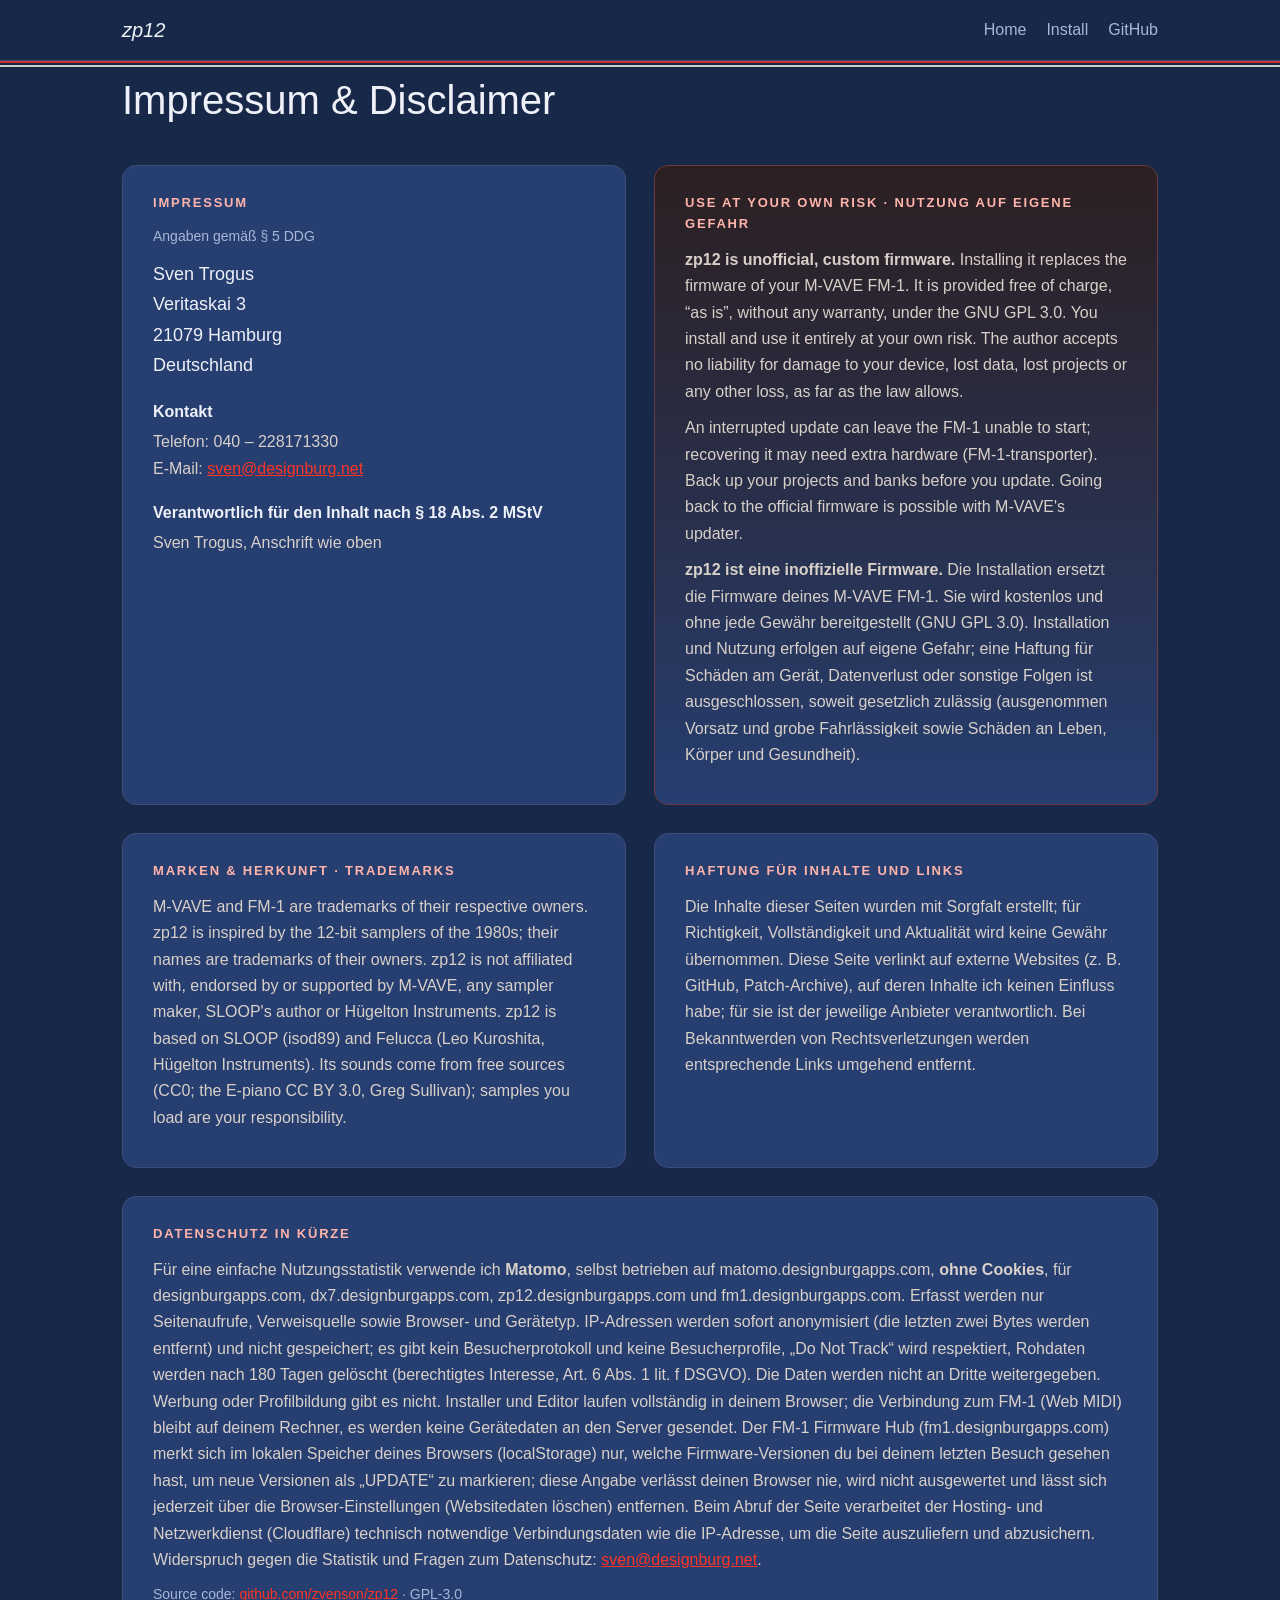
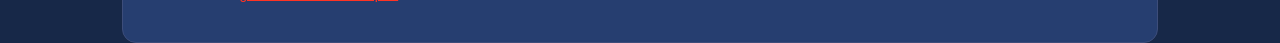
<file: docs/impressum.html>
<!doctype html>
<!-- SPDX-License-Identifier: GPL-3.0-only  (C) 2026 Sven Trogus
     zp12: legal notice (Impressum) and disclaimer of zp12.designburgapps.com -->
<html lang="de">
<head>
<meta charset="utf-8">
<meta name="viewport" content="width=device-width, initial-scale=1">
<title>zp12: Impressum &amp; Disclaimer</title>
<link rel="icon" href="favicon.svg" type="image/svg+xml">
<link rel="apple-touch-icon" href="favicon.svg">
<meta name="robots" content="noindex">
<style>
  :root { --bg: #172848; --panel: #263e70; --line: #3d4d7a; --fg: #eef1f8; --dim: #a9b6d4; --cyan: #ff3424; --blue: #cecfc9; --pink: #c82e32; --beige: #ffb4ab; --led: #ff3424; }
  * { box-sizing: border-box; }
  html { color-scheme: dark; }
  body { margin: 0; color: var(--fg); background: var(--bg);
         font: 16px/1.65 "Inter", -apple-system, BlinkMacSystemFont, "Segoe UI", Roboto, Arial, sans-serif; }
  a { color: var(--cyan); }
  nav { border-bottom: 1px solid var(--line); }
  nav .wrap { display: flex; justify-content: space-between; align-items: center; height: 60px; }
  nav a { color: var(--dim); text-decoration: none; margin-left: 20px; } nav a:hover { color: var(--fg); }
  nav b { color: var(--fg); font-weight: 300; font-size: 20px; } nav b span { color: var(--cyan); font-weight: 700; }
  .wrap { max-width: 1100px; margin: 0 auto; padding: 0 32px; }
  .strip { display: flex; height: 4px; } .strip i { flex: 1; }
  .strip i:nth-child(1) { background: var(--cyan); } .strip i:nth-child(2) { background: var(--blue); }
  .strip i:nth-child(3) { background: var(--pink); } .strip i:nth-child(4) { background: var(--beige); }
  main { padding: 48px 0 72px; display: grid; grid-template-columns: 1fr 1fr; gap: 28px; }
  section { background: var(--panel); border: 1px solid var(--line); border-radius: 14px; padding: 26px 30px; }
  section.wide { grid-column: 1 / -1; }
  section.warn { border-color: #6b3b40; background: linear-gradient(180deg, #2c1f21, var(--panel)); }
  h1 { font-size: 40px; font-weight: 300; margin: 0 0 4px; grid-column: 1 / -1; }
  h2 { font-size: 13px; letter-spacing: 1.8px; text-transform: uppercase; color: var(--beige); margin: 0 0 12px; }
  h3 { font-size: 16px; margin: 18px 0 4px; }
  p { margin: 0 0 10px; color: #d8d0c9; }
  .dim { color: var(--dim); font-size: 14px; }
  address { font-style: normal; font-size: 18px; line-height: 1.7; }
  @media (max-width: 860px) { main { grid-template-columns: 1fr; } }
</style>
</head>
<body>
<nav><div class="wrap"><b style="font-style:italic">zp12</b><div><a href="./">Home</a><a href="install/">Install</a><a href="https://github.com/zvenson/zp12">GitHub</a></div></div></nav>
<div style="height:6px;border-top:2px solid #c82e32;border-bottom:2px solid #cecfc9"></div>
<main class="wrap">
  <h1>Impressum &amp; Disclaimer</h1>

  <section>
    <h2>Impressum</h2>
    <p class="dim">Angaben gemäß § 5 DDG</p>
    <address>Sven Trogus<br>Veritaskai 3<br>21079 Hamburg<br>Deutschland</address>
    <h3>Kontakt</h3>
    <p>Telefon: 040 – 228171330<br>E-Mail: <a href="mailto:sven@designburg.net">sven@designburg.net</a></p>
    <h3>Verantwortlich für den Inhalt nach § 18 Abs. 2 MStV</h3>
    <p>Sven Trogus, Anschrift wie oben</p>
  </section>

  <section class="warn">
    <h2>Use at your own risk · Nutzung auf eigene Gefahr</h2>
    <p><b>zp12 is unofficial, custom firmware.</b> Installing it replaces the firmware of your M-VAVE FM-1. It is provided free of charge, “as is”, without any warranty, under the GNU GPL 3.0. You install and use it entirely at your own risk. The author accepts no liability for damage to your device, lost data, lost projects or any other loss, as far as the law allows.</p>
    <p>An interrupted update can leave the FM-1 unable to start; recovering it may need extra hardware (FM-1-transporter). Back up your projects and banks before you update. Going back to the official firmware is possible with M-VAVE's updater.</p>
    <p><b>zp12 ist eine inoffizielle Firmware.</b> Die Installation ersetzt die Firmware deines M-VAVE FM-1. Sie wird kostenlos und ohne jede Gewähr bereitgestellt (GNU GPL 3.0). Installation und Nutzung erfolgen auf eigene Gefahr; eine Haftung für Schäden am Gerät, Datenverlust oder sonstige Folgen ist ausgeschlossen, soweit gesetzlich zulässig (ausgenommen Vorsatz und grobe Fahrlässigkeit sowie Schäden an Leben, Körper und Gesundheit).</p>
  </section>

  <section>
    <h2>Marken &amp; Herkunft · Trademarks</h2>
    <p>M-VAVE and FM-1 are trademarks of their respective owners. zp12 is inspired by the 12-bit samplers of the 1980s; their names are trademarks of their owners. zp12 is not affiliated with, endorsed by or supported by M-VAVE, any sampler maker, SLOOP's author or Hügelton Instruments. zp12 is based on SLOOP (isod89) and Felucca (Leo Kuroshita, Hügelton Instruments). Its sounds come from free sources (CC0; the E-piano CC BY 3.0, Greg Sullivan); samples you load are your responsibility.</p>
  </section>

  <section>
    <h2>Haftung für Inhalte und Links</h2>
    <p>Die Inhalte dieser Seiten wurden mit Sorgfalt erstellt; für Richtigkeit, Vollständigkeit und Aktualität wird keine Gewähr übernommen. Diese Seite verlinkt auf externe Websites (z. B. GitHub, Patch-Archive), auf deren Inhalte ich keinen Einfluss habe; für sie ist der jeweilige Anbieter verantwortlich. Bei Bekanntwerden von Rechtsverletzungen werden entsprechende Links umgehend entfernt.</p>
  </section>

  <section class="wide">
    <h2>Datenschutz in Kürze</h2>
    <p>Für eine einfache Nutzungsstatistik verwende ich <b>Matomo</b>, selbst betrieben auf matomo.designburgapps.com, <b>ohne Cookies</b>, für designburgapps.com, dx7.designburgapps.com, zp12.designburgapps.com und fm1.designburgapps.com. Erfasst werden nur Seitenaufrufe, Verweisquelle sowie Browser- und Gerätetyp. IP-Adressen werden sofort anonymisiert (die letzten zwei Bytes werden entfernt) und nicht gespeichert; es gibt kein Besucherprotokoll und keine Besucherprofile, „Do Not Track“ wird respektiert, Rohdaten werden nach 180 Tagen gelöscht (berechtigtes Interesse, Art. 6 Abs. 1 lit. f DSGVO). Die Daten werden nicht an Dritte weitergegeben. Werbung oder Profilbildung gibt es nicht. Installer und Editor laufen vollständig in deinem Browser; die Verbindung zum FM-1 (Web MIDI) bleibt auf deinem Rechner, es werden keine Gerätedaten an den Server gesendet. Der FM-1 Firmware Hub (fm1.designburgapps.com) merkt sich im lokalen Speicher deines Browsers (localStorage) nur, welche Firmware-Versionen du bei deinem letzten Besuch gesehen hast, um neue Versionen als „UPDATE“ zu markieren; diese Angabe verlässt deinen Browser nie, wird nicht ausgewertet und lässt sich jederzeit über die Browser-Einstellungen (Websitedaten löschen) entfernen. Beim Abruf der Seite verarbeitet der Hosting- und Netzwerkdienst (Cloudflare) technisch notwendige Verbindungsdaten wie die IP-Adresse, um die Seite auszuliefern und abzusichern. Widerspruch gegen die Statistik und Fragen zum Datenschutz: <a href="mailto:sven@designburg.net">sven@designburg.net</a>.</p>
    <p class="dim">Source code: <a href="https://github.com/zvenson/zp12">github.com/zvenson/zp12</a> · GPL-3.0</p>
  </section>
</main>
<!-- Matomo (self-hosted, matomo.designburgapps.com): one site per host (dx7 1, zp12 3, fm1 4, designburgapps.com 5);
     no cookies, IPs anonymised on the server, Do Not Track respected -->
<script>
  var _paq = window._paq = window._paq || [];
  var _mtmSite = {"zp12.designburgapps.com": "3", "thefirmwarehub.com": "4", "fm1.designburgapps.com": "4", "designburgapps.com": "5",
                  "www.designburgapps.com": "5"}[location.hostname] || "1";
  _paq.push(['setDomains', [location.hostname]]);
  _paq.push(['disableCookies']);
  _paq.push(['setDoNotTrack', true]);
  _paq.push(['enableHeartBeatTimer']);
  _paq.push(['trackPageView']);
  _paq.push(['enableLinkTracking']);
  (function() {
    var u="https://matomo.designburgapps.com/";
    _paq.push(['setTrackerUrl', u+'matomo.php']);
    _paq.push(['setSiteId', _mtmSite]);
    var d=document, g=d.createElement('script'), s=d.getElementsByTagName('script')[0];
    g.async=true; g.src=u+'matomo.js'; s.parentNode.insertBefore(g,s);
  })();
</script>
<!-- End Matomo Code -->
</body>
</html>
</file>
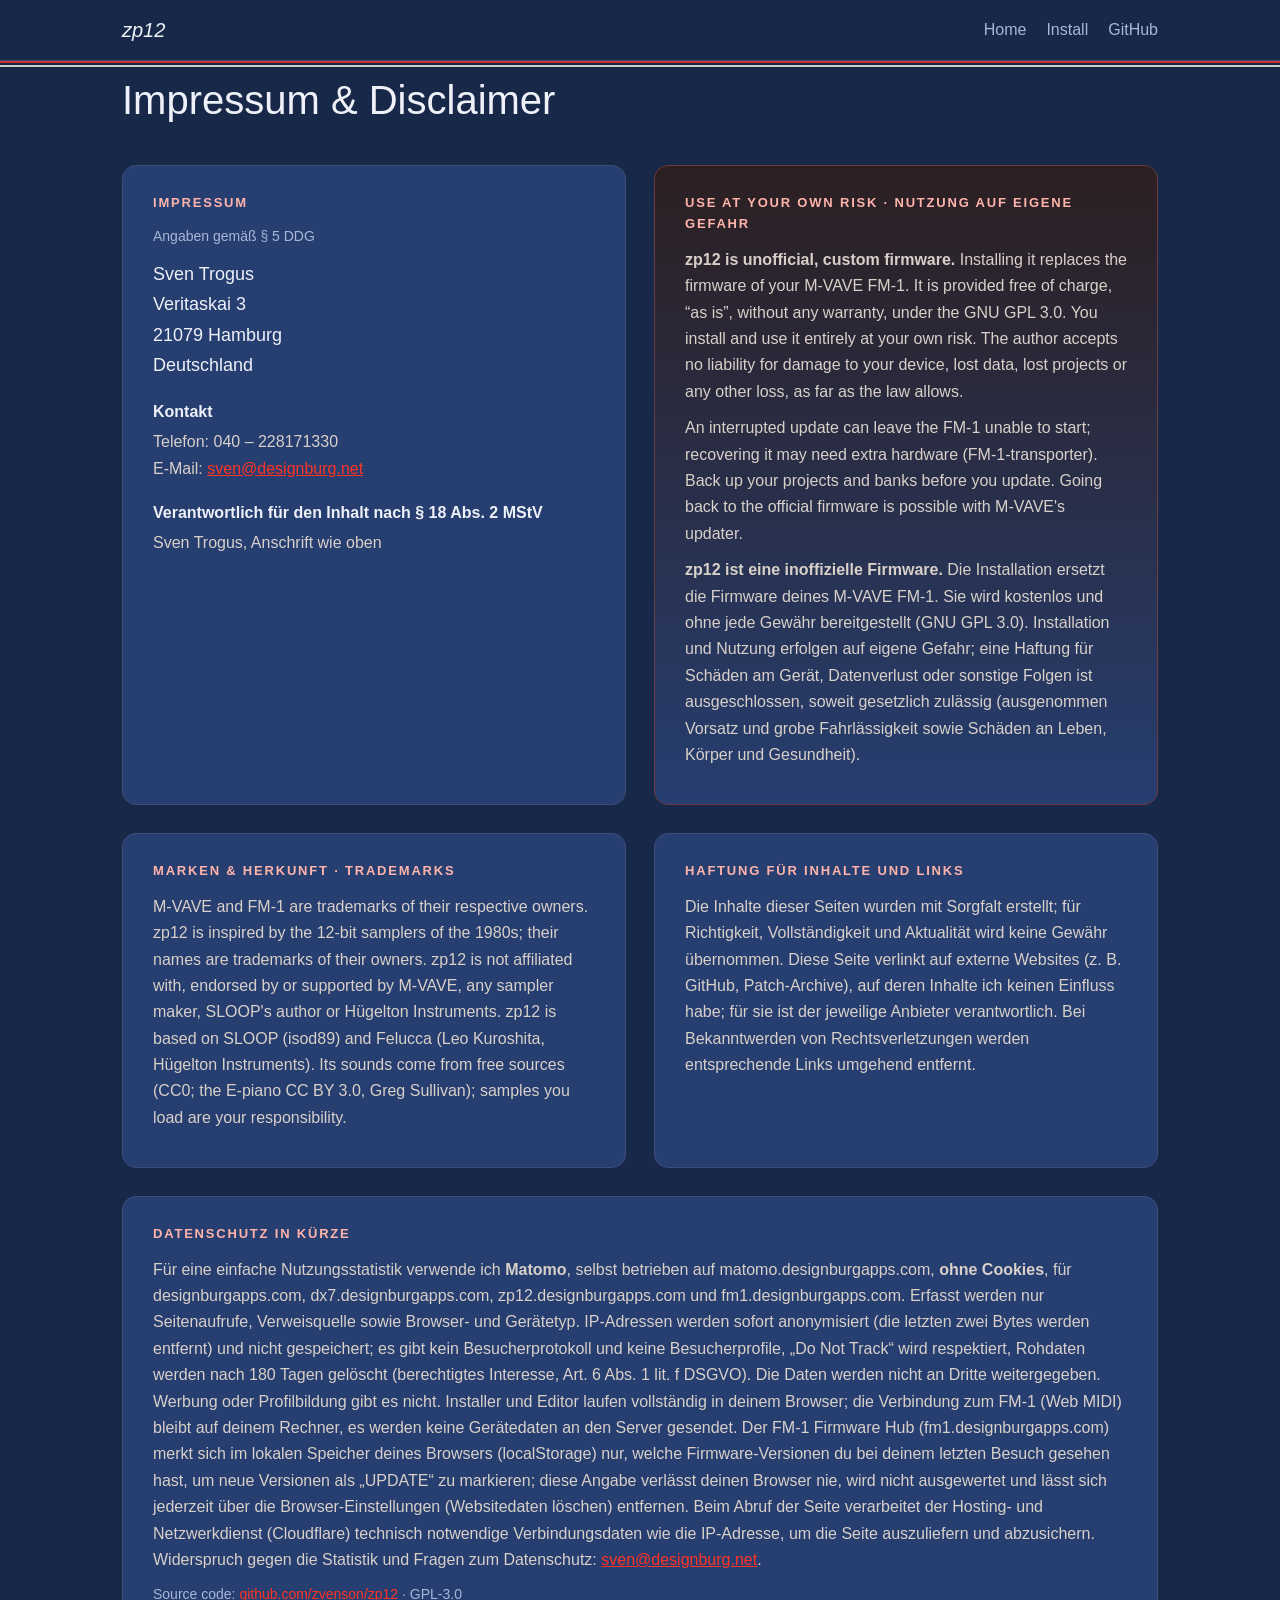
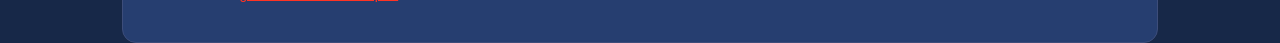
<file: web/impressum.html>
<!doctype html>
<!-- SPDX-License-Identifier: GPL-3.0-only  (C) 2026 Sven Trogus
     zp12: legal notice (Impressum) and disclaimer of zp12.designburgapps.com -->
<html lang="de">
<head>
<meta charset="utf-8">
<meta name="viewport" content="width=device-width, initial-scale=1">
<title>zp12: Impressum &amp; Disclaimer</title>
<link rel="icon" href="favicon.svg" type="image/svg+xml">
<link rel="apple-touch-icon" href="favicon.svg">
<meta name="robots" content="noindex">
<style>
  :root { --bg: #172848; --panel: #263e70; --line: #3d4d7a; --fg: #eef1f8; --dim: #a9b6d4; --cyan: #ff3424; --blue: #cecfc9; --pink: #c82e32; --beige: #ffb4ab; --led: #ff3424; }
  * { box-sizing: border-box; }
  html { color-scheme: dark; }
  body { margin: 0; color: var(--fg); background: var(--bg);
         font: 16px/1.65 "Inter", -apple-system, BlinkMacSystemFont, "Segoe UI", Roboto, Arial, sans-serif; }
  a { color: var(--cyan); }
  nav { border-bottom: 1px solid var(--line); }
  nav .wrap { display: flex; justify-content: space-between; align-items: center; height: 60px; }
  nav a { color: var(--dim); text-decoration: none; margin-left: 20px; } nav a:hover { color: var(--fg); }
  nav b { color: var(--fg); font-weight: 300; font-size: 20px; } nav b span { color: var(--cyan); font-weight: 700; }
  .wrap { max-width: 1100px; margin: 0 auto; padding: 0 32px; }
  .strip { display: flex; height: 4px; } .strip i { flex: 1; }
  .strip i:nth-child(1) { background: var(--cyan); } .strip i:nth-child(2) { background: var(--blue); }
  .strip i:nth-child(3) { background: var(--pink); } .strip i:nth-child(4) { background: var(--beige); }
  main { padding: 48px 0 72px; display: grid; grid-template-columns: 1fr 1fr; gap: 28px; }
  section { background: var(--panel); border: 1px solid var(--line); border-radius: 14px; padding: 26px 30px; }
  section.wide { grid-column: 1 / -1; }
  section.warn { border-color: #6b3b40; background: linear-gradient(180deg, #2c1f21, var(--panel)); }
  h1 { font-size: 40px; font-weight: 300; margin: 0 0 4px; grid-column: 1 / -1; }
  h2 { font-size: 13px; letter-spacing: 1.8px; text-transform: uppercase; color: var(--beige); margin: 0 0 12px; }
  h3 { font-size: 16px; margin: 18px 0 4px; }
  p { margin: 0 0 10px; color: #d8d0c9; }
  .dim { color: var(--dim); font-size: 14px; }
  address { font-style: normal; font-size: 18px; line-height: 1.7; }
  @media (max-width: 860px) { main { grid-template-columns: 1fr; } }
</style>
</head>
<body>
<nav><div class="wrap"><b style="font-style:italic">zp12</b><div><a href="./">Home</a><a href="install/">Install</a><a href="https://github.com/zvenson/zp12">GitHub</a></div></div></nav>
<div style="height:6px;border-top:2px solid #c82e32;border-bottom:2px solid #cecfc9"></div>
<main class="wrap">
  <h1>Impressum &amp; Disclaimer</h1>

  <section>
    <h2>Impressum</h2>
    <p class="dim">Angaben gemäß § 5 DDG</p>
    <address>Sven Trogus<br>Veritaskai 3<br>21079 Hamburg<br>Deutschland</address>
    <h3>Kontakt</h3>
    <p>Telefon: 040 – 228171330<br>E-Mail: <a href="mailto:sven@designburg.net">sven@designburg.net</a></p>
    <h3>Verantwortlich für den Inhalt nach § 18 Abs. 2 MStV</h3>
    <p>Sven Trogus, Anschrift wie oben</p>
  </section>

  <section class="warn">
    <h2>Use at your own risk · Nutzung auf eigene Gefahr</h2>
    <p><b>zp12 is unofficial, custom firmware.</b> Installing it replaces the firmware of your M-VAVE FM-1. It is provided free of charge, “as is”, without any warranty, under the GNU GPL 3.0. You install and use it entirely at your own risk. The author accepts no liability for damage to your device, lost data, lost projects or any other loss, as far as the law allows.</p>
    <p>An interrupted update can leave the FM-1 unable to start; recovering it may need extra hardware (FM-1-transporter). Back up your projects and banks before you update. Going back to the official firmware is possible with M-VAVE's updater.</p>
    <p><b>zp12 ist eine inoffizielle Firmware.</b> Die Installation ersetzt die Firmware deines M-VAVE FM-1. Sie wird kostenlos und ohne jede Gewähr bereitgestellt (GNU GPL 3.0). Installation und Nutzung erfolgen auf eigene Gefahr; eine Haftung für Schäden am Gerät, Datenverlust oder sonstige Folgen ist ausgeschlossen, soweit gesetzlich zulässig (ausgenommen Vorsatz und grobe Fahrlässigkeit sowie Schäden an Leben, Körper und Gesundheit).</p>
  </section>

  <section>
    <h2>Marken &amp; Herkunft · Trademarks</h2>
    <p>M-VAVE and FM-1 are trademarks of their respective owners. zp12 is inspired by the 12-bit samplers of the 1980s; their names are trademarks of their owners. zp12 is not affiliated with, endorsed by or supported by M-VAVE, any sampler maker, SLOOP's author or Hügelton Instruments. zp12 is based on SLOOP (isod89) and Felucca (Leo Kuroshita, Hügelton Instruments). Its sounds come from free sources (CC0; the E-piano CC BY 3.0, Greg Sullivan); samples you load are your responsibility.</p>
  </section>

  <section>
    <h2>Haftung für Inhalte und Links</h2>
    <p>Die Inhalte dieser Seiten wurden mit Sorgfalt erstellt; für Richtigkeit, Vollständigkeit und Aktualität wird keine Gewähr übernommen. Diese Seite verlinkt auf externe Websites (z. B. GitHub, Patch-Archive), auf deren Inhalte ich keinen Einfluss habe; für sie ist der jeweilige Anbieter verantwortlich. Bei Bekanntwerden von Rechtsverletzungen werden entsprechende Links umgehend entfernt.</p>
  </section>

  <section class="wide">
    <h2>Datenschutz in Kürze</h2>
    <p>Für eine einfache Nutzungsstatistik verwende ich <b>Matomo</b>, selbst betrieben auf matomo.designburgapps.com, <b>ohne Cookies</b>, für designburgapps.com, dx7.designburgapps.com, zp12.designburgapps.com und fm1.designburgapps.com. Erfasst werden nur Seitenaufrufe, Verweisquelle sowie Browser- und Gerätetyp. IP-Adressen werden sofort anonymisiert (die letzten zwei Bytes werden entfernt) und nicht gespeichert; es gibt kein Besucherprotokoll und keine Besucherprofile, „Do Not Track“ wird respektiert, Rohdaten werden nach 180 Tagen gelöscht (berechtigtes Interesse, Art. 6 Abs. 1 lit. f DSGVO). Die Daten werden nicht an Dritte weitergegeben. Werbung oder Profilbildung gibt es nicht. Installer und Editor laufen vollständig in deinem Browser; die Verbindung zum FM-1 (Web MIDI) bleibt auf deinem Rechner, es werden keine Gerätedaten an den Server gesendet. Der FM-1 Firmware Hub (fm1.designburgapps.com) merkt sich im lokalen Speicher deines Browsers (localStorage) nur, welche Firmware-Versionen du bei deinem letzten Besuch gesehen hast, um neue Versionen als „UPDATE“ zu markieren; diese Angabe verlässt deinen Browser nie, wird nicht ausgewertet und lässt sich jederzeit über die Browser-Einstellungen (Websitedaten löschen) entfernen. Beim Abruf der Seite verarbeitet der Hosting- und Netzwerkdienst (Cloudflare) technisch notwendige Verbindungsdaten wie die IP-Adresse, um die Seite auszuliefern und abzusichern. Widerspruch gegen die Statistik und Fragen zum Datenschutz: <a href="mailto:sven@designburg.net">sven@designburg.net</a>.</p>
    <p class="dim">Source code: <a href="https://github.com/zvenson/zp12">github.com/zvenson/zp12</a> · GPL-3.0</p>
  </section>
</main>
<!-- Matomo (self-hosted, matomo.designburgapps.com): one count for designburgapps.com, dx7. and zp12., the page
     title with its host; no cookies, IPs anonymised on the server, Do Not Track respected -->
<script>
  var _paq = window._paq = window._paq || [];
  _paq.push(['setDocumentTitle', location.hostname + ' / ' + document.title]);
  _paq.push(['setDomains', ['designburgapps.com', '*.designburgapps.com']]);
  _paq.push(['disableCookies']);
  _paq.push(['setDoNotTrack', true]);
  _paq.push(['trackPageView']);
  _paq.push(['enableLinkTracking']);
  (function() {
    var u="https://matomo.designburgapps.com/";
    _paq.push(['setTrackerUrl', u+'matomo.php']);
    _paq.push(['setSiteId', '1']);
    var d=document, g=d.createElement('script'), s=d.getElementsByTagName('script')[0];
    g.async=true; g.src=u+'matomo.js'; s.parentNode.insertBefore(g,s);
  })();
</script>
<!-- End Matomo Code -->
</body>
</html>
</file>
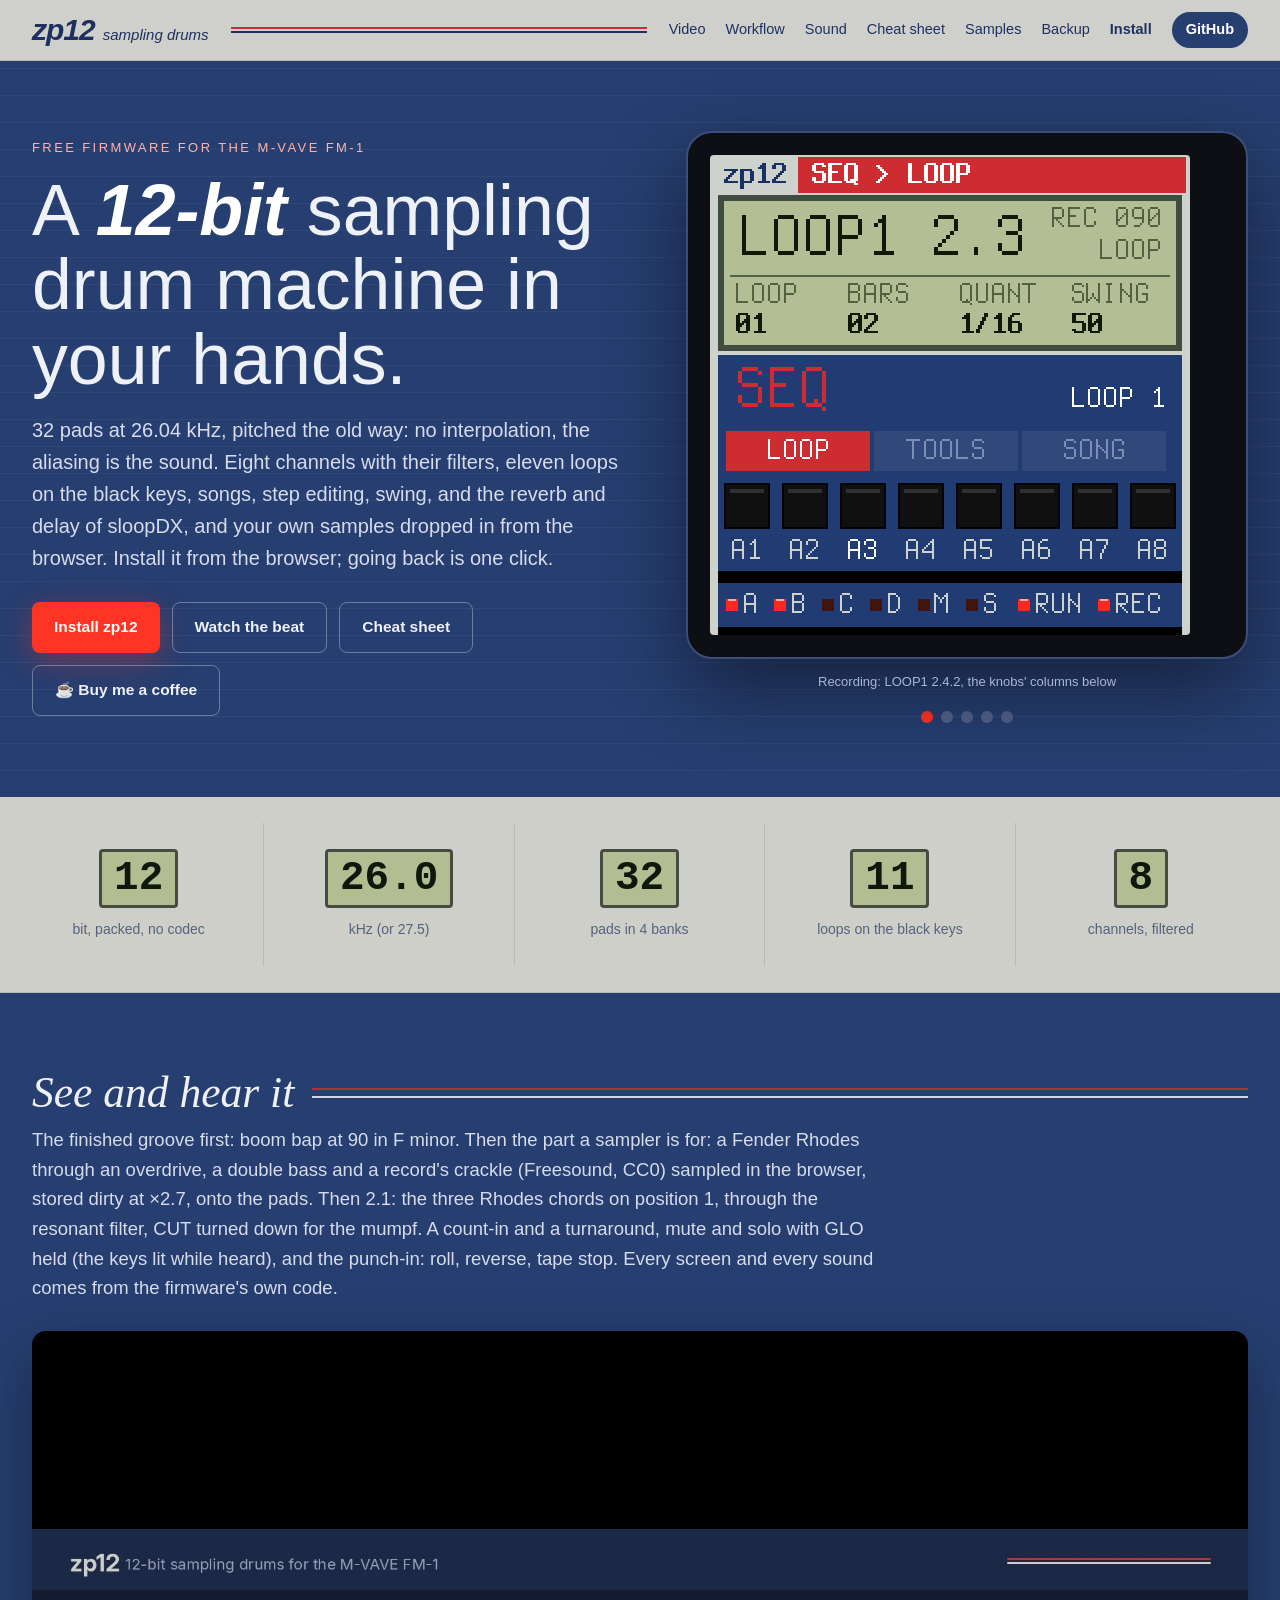
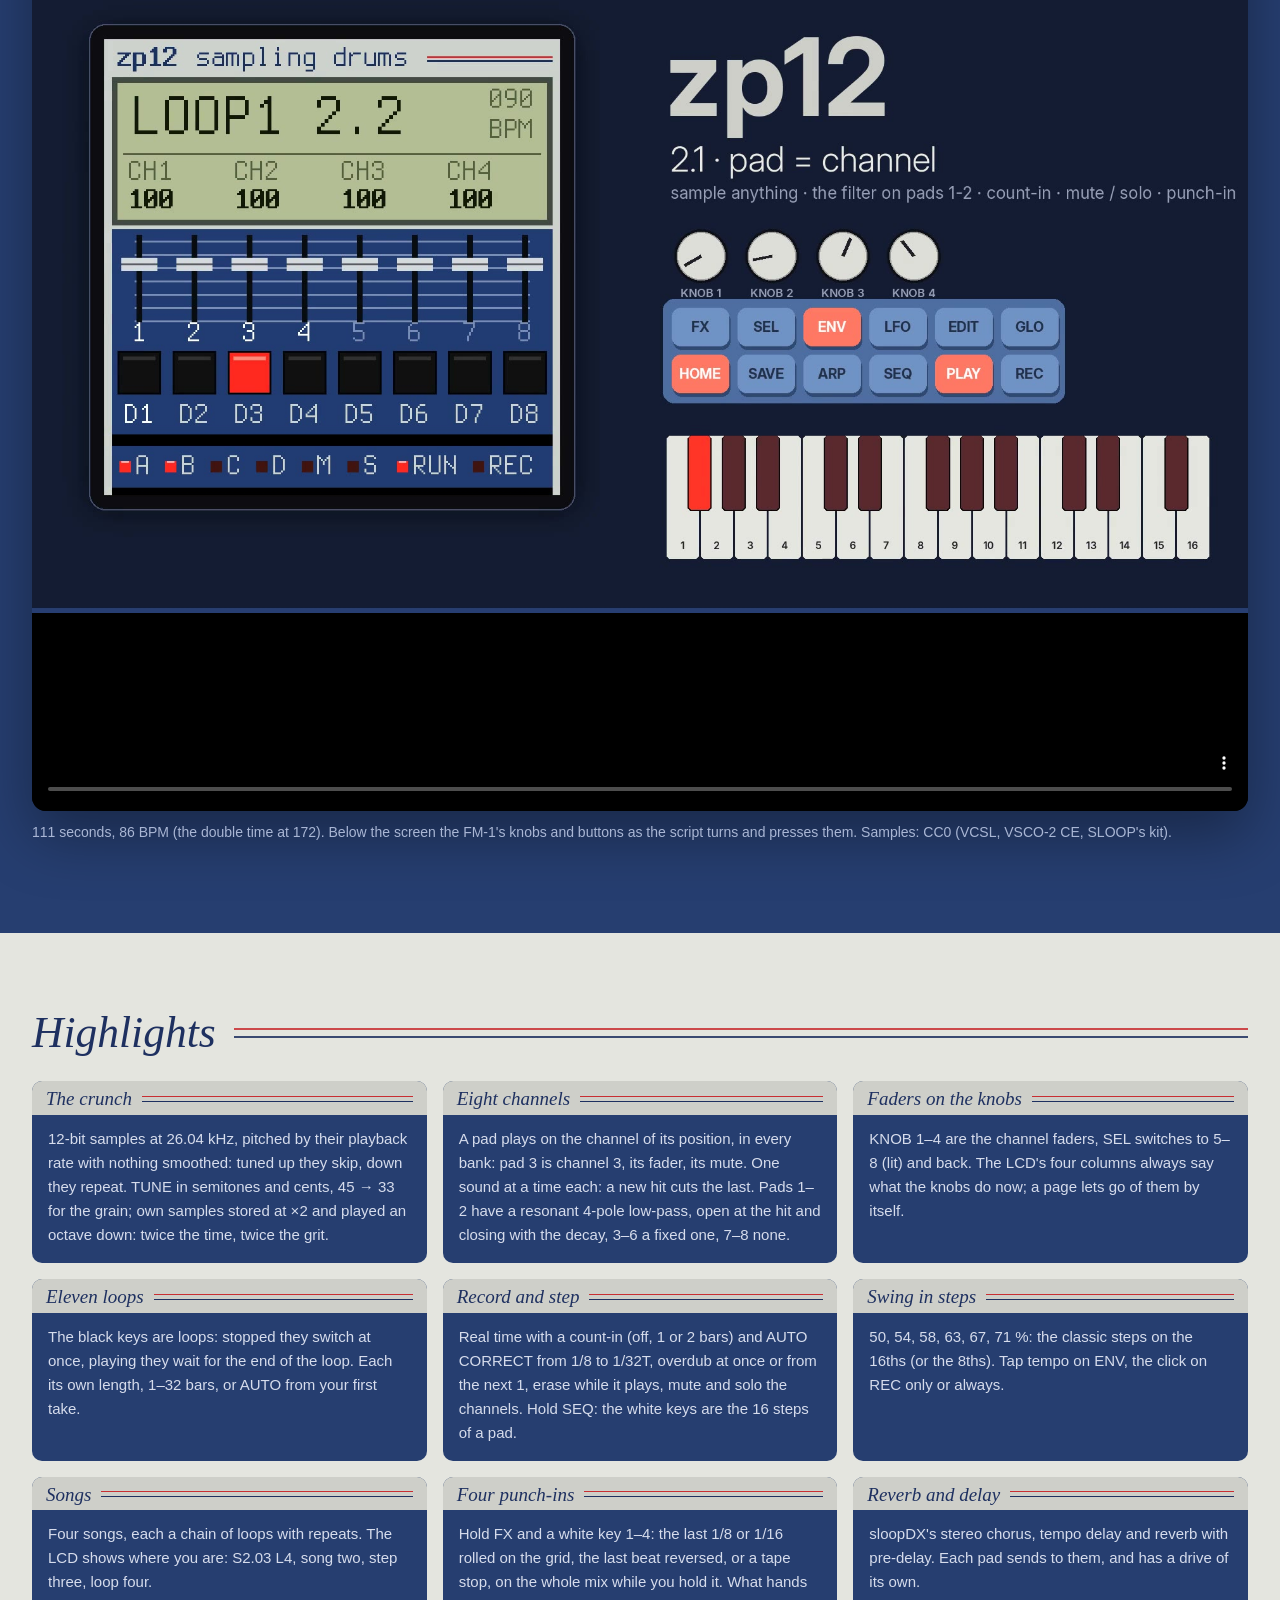
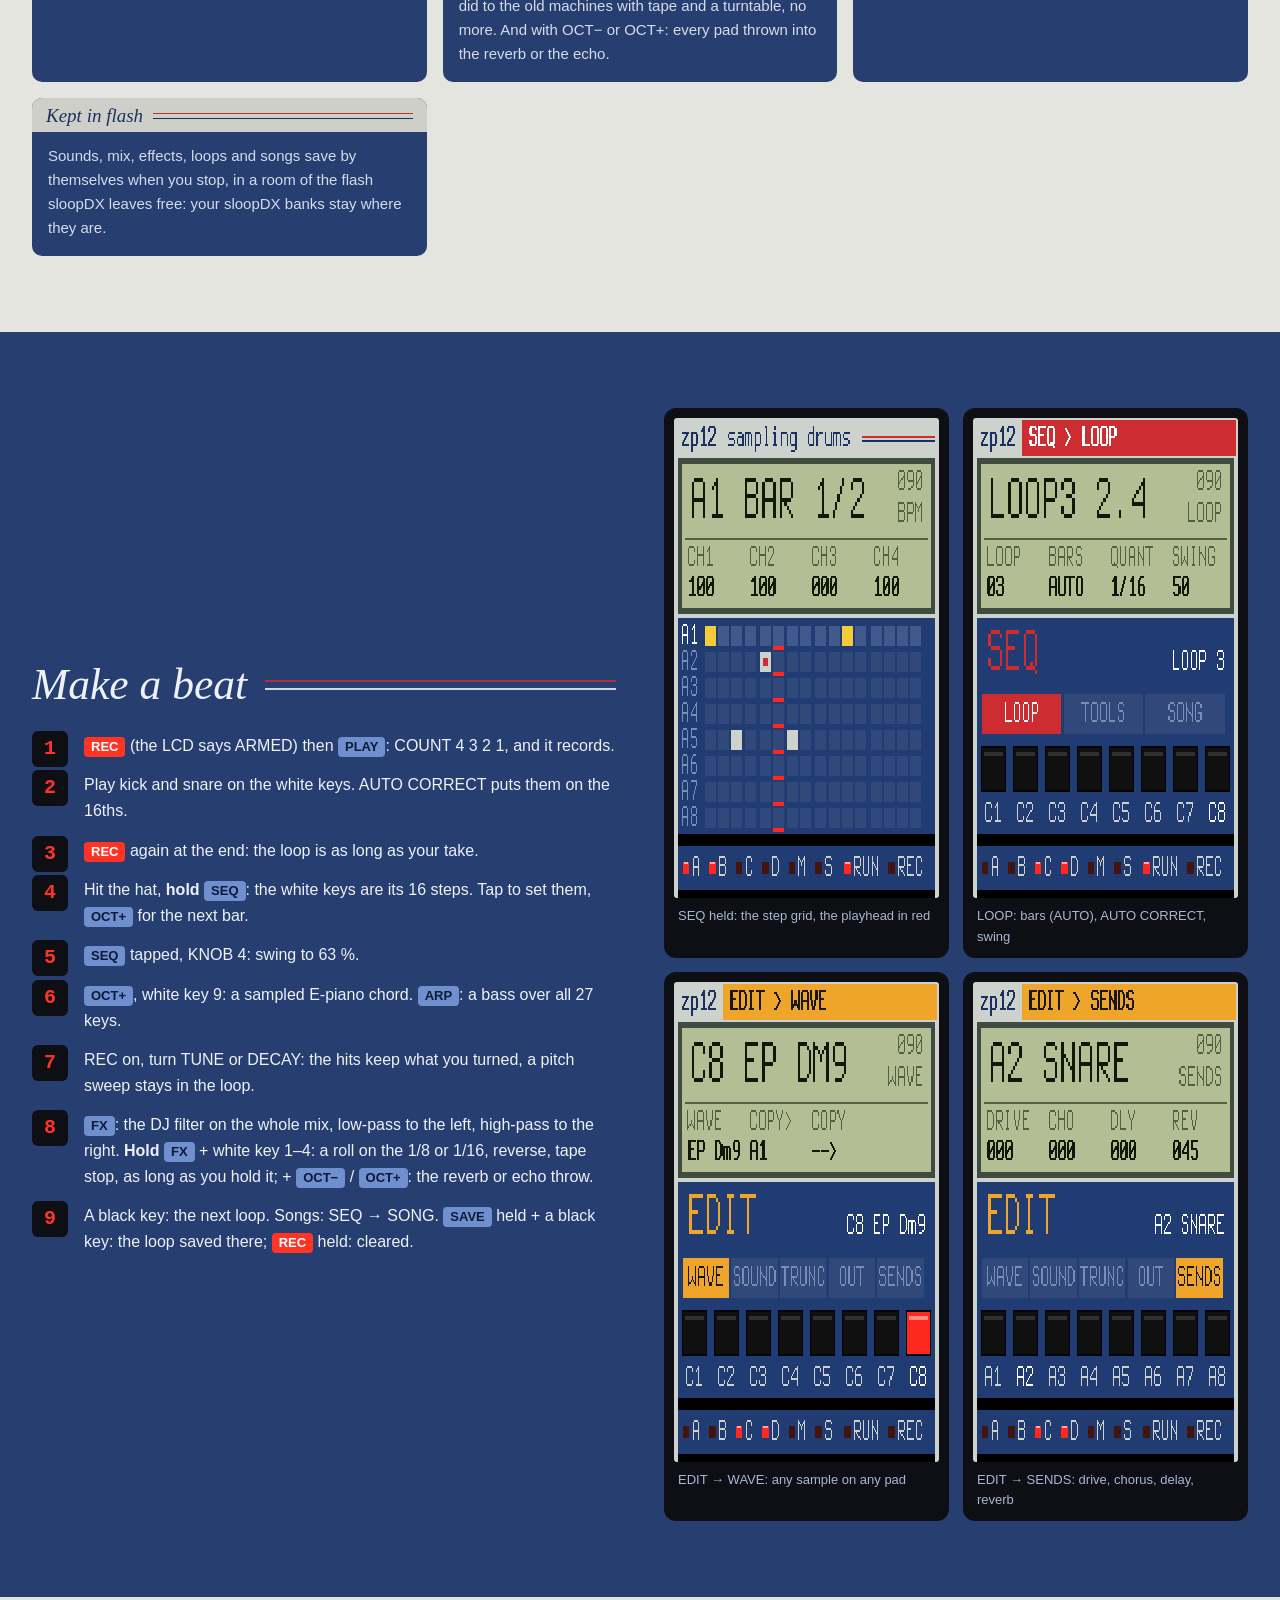
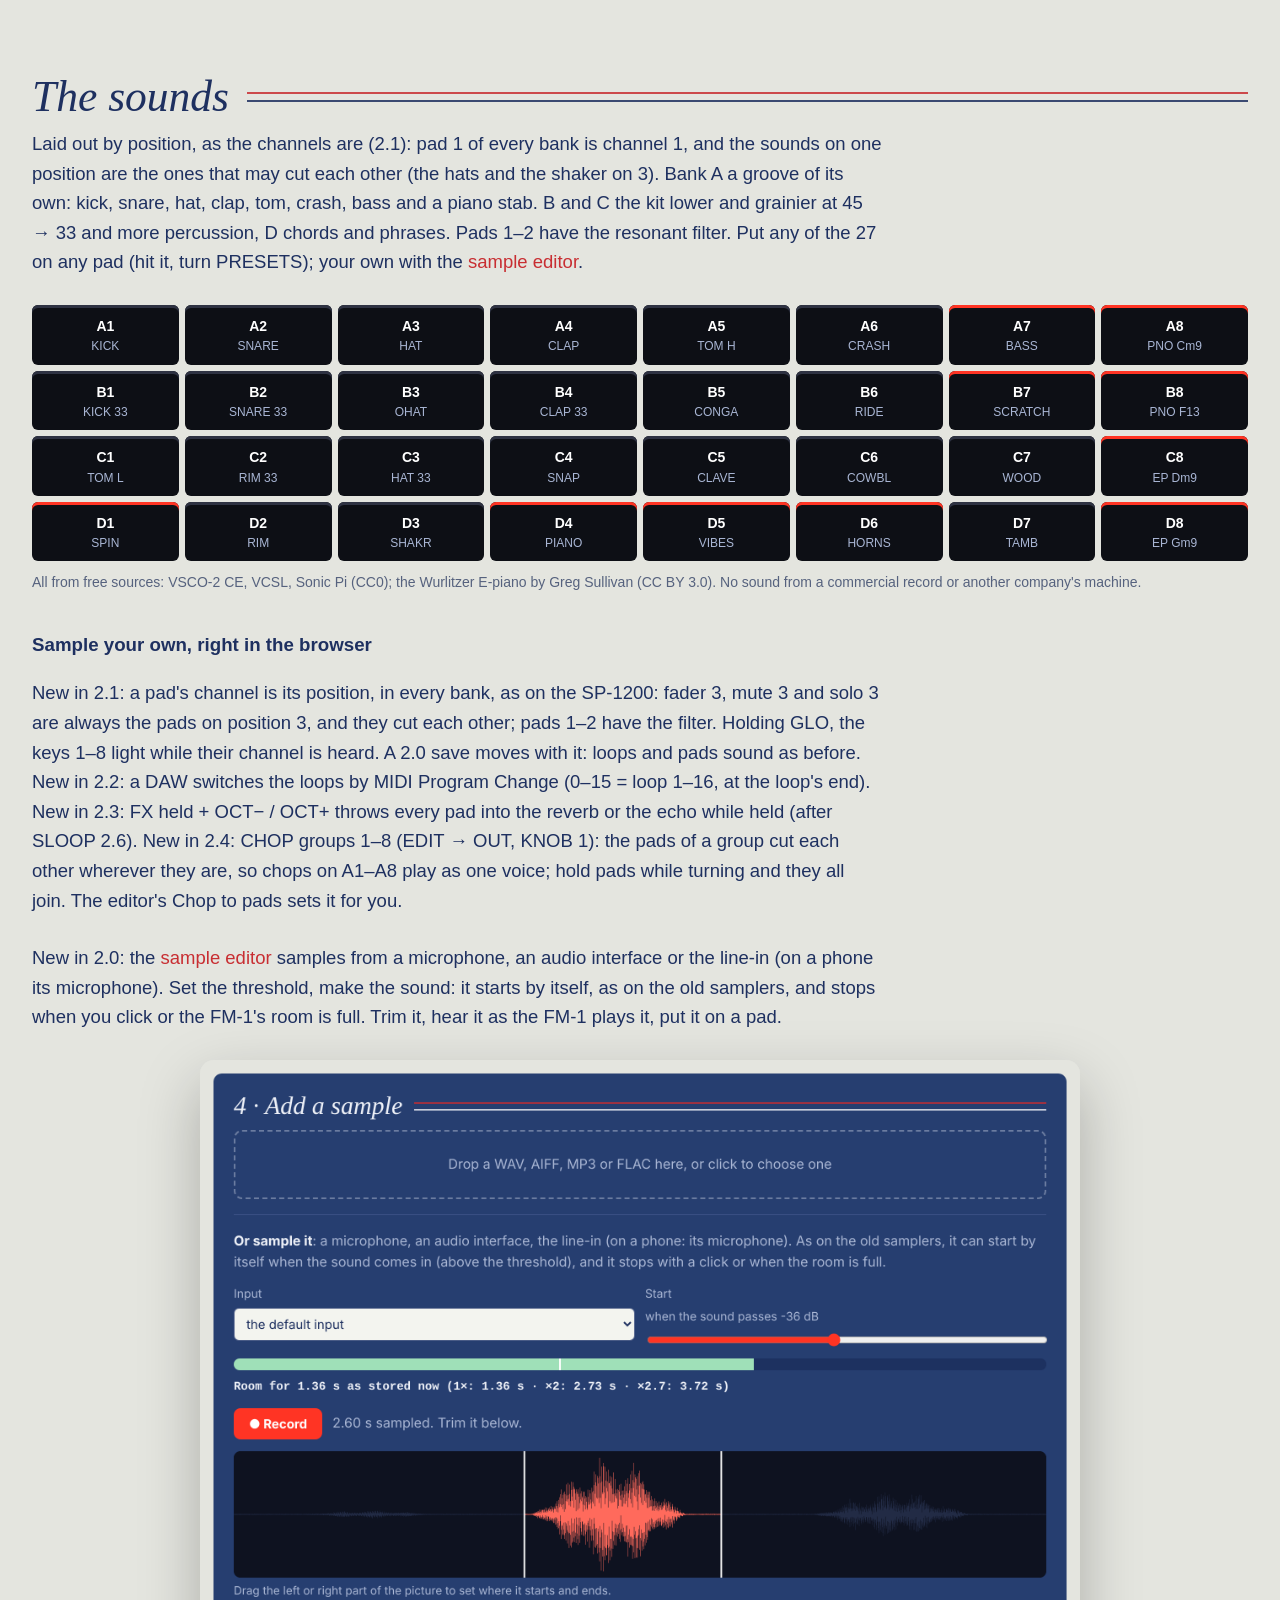
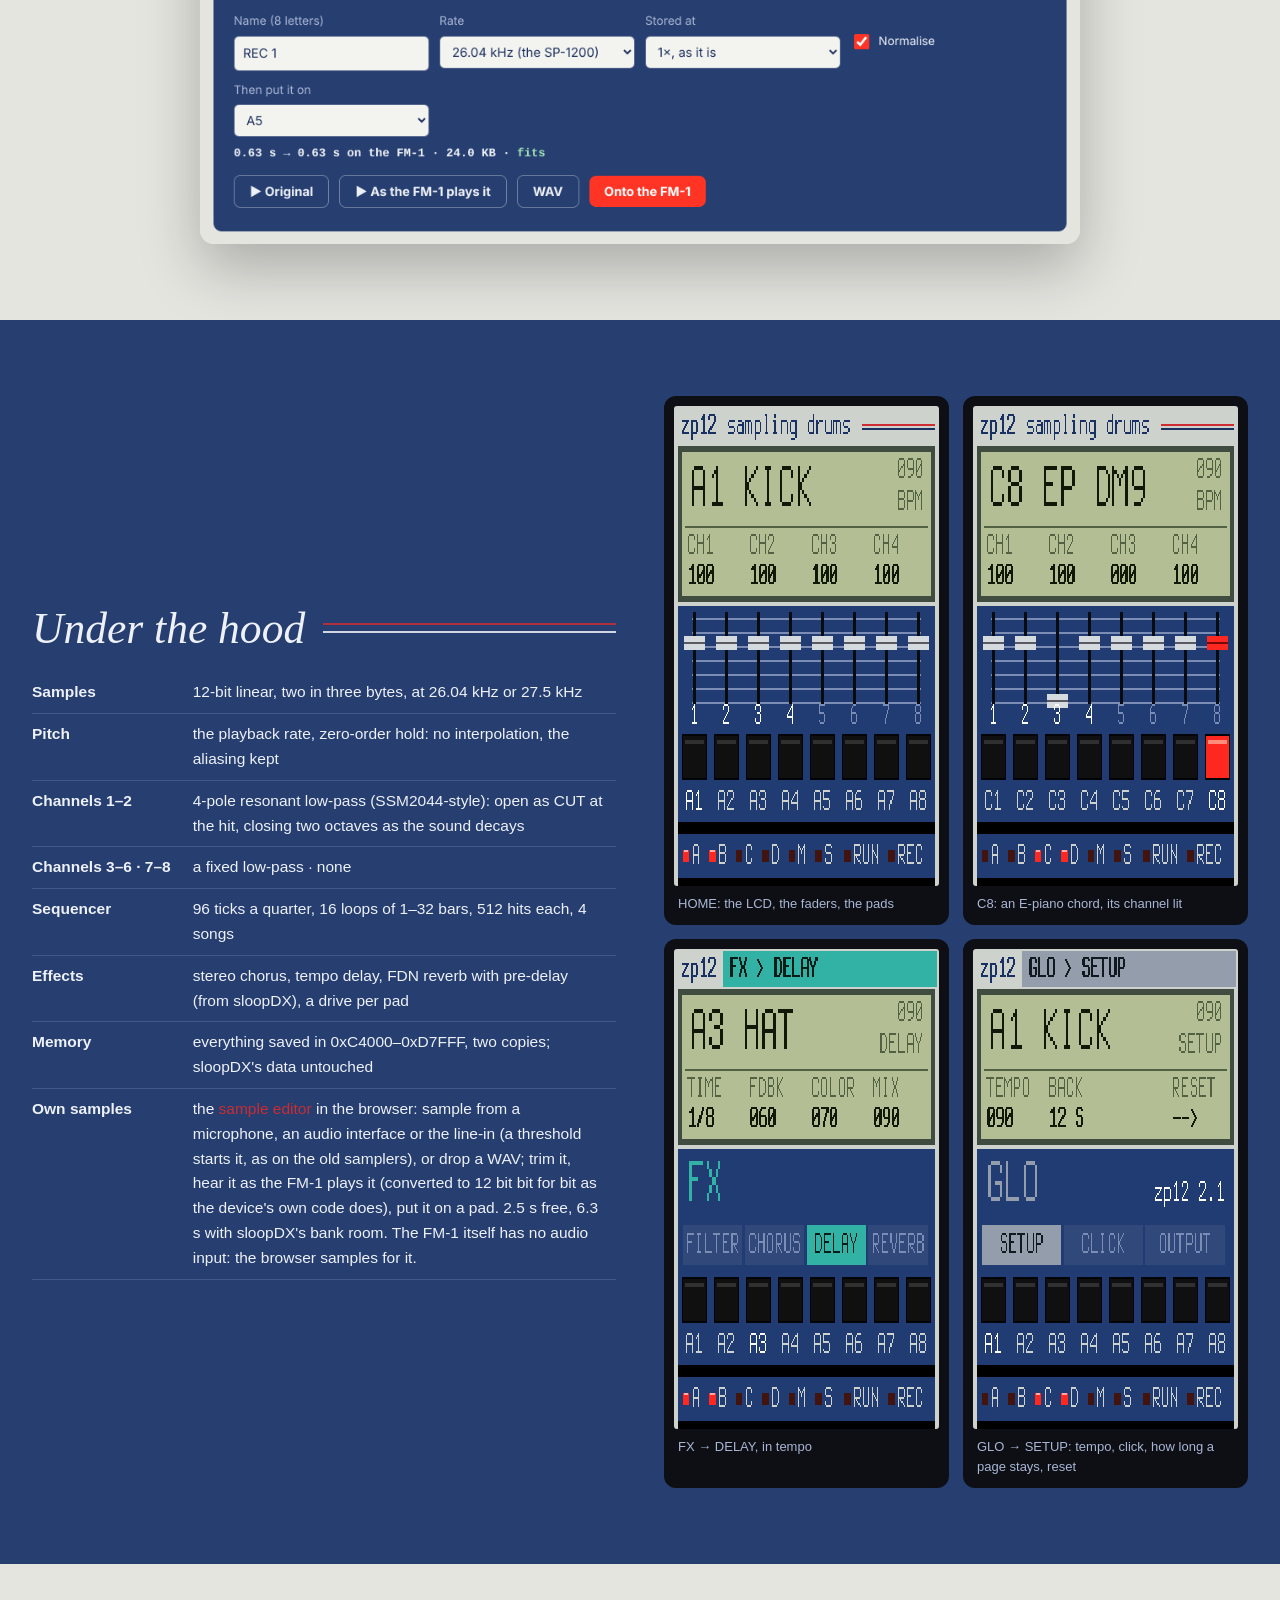
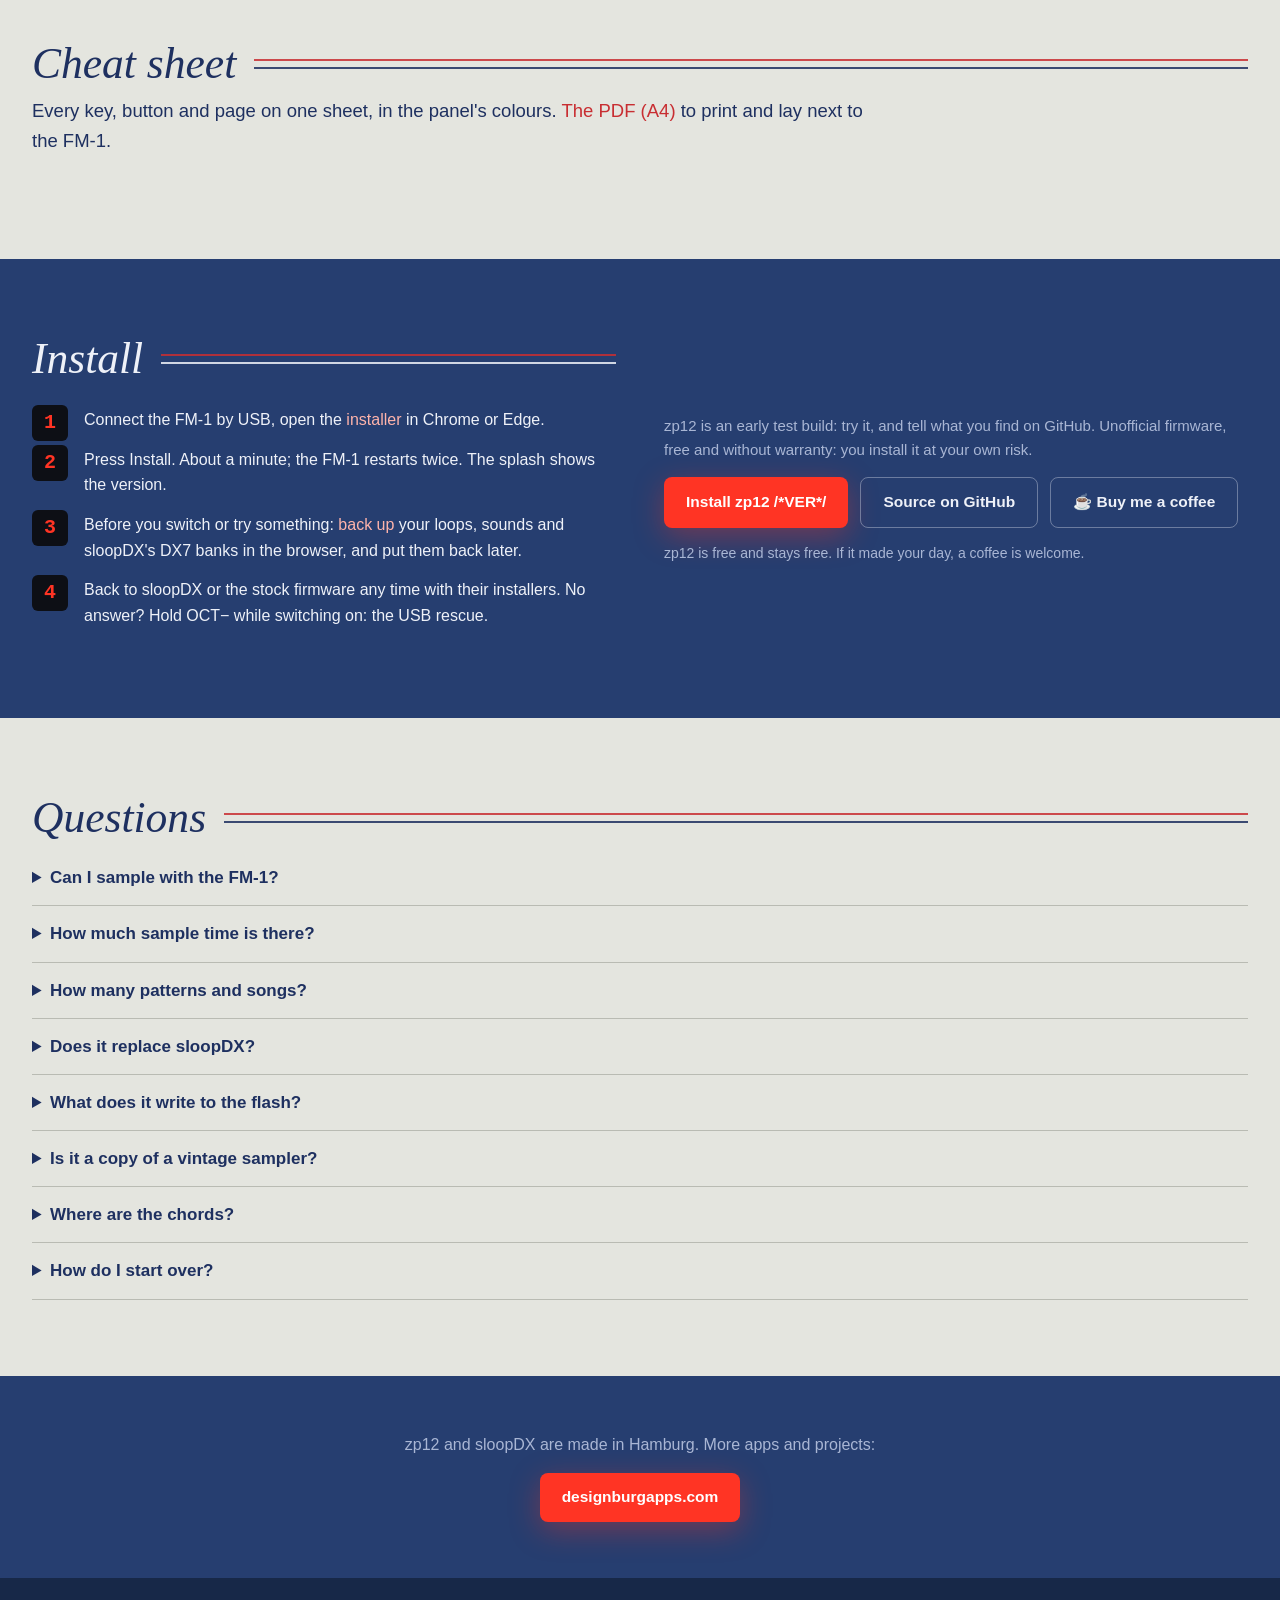
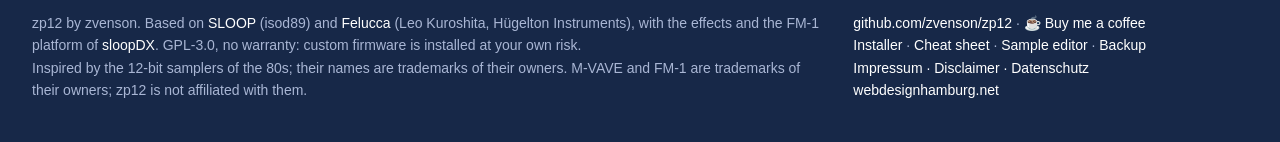
<file: web/landing.html>
<!doctype html>
<!-- SPDX-License-Identifier: GPL-3.0-only  (C) 2026 Sven Trogus
     zp12: the start page of zp12.designburgapps.com (tools/make_site.py writes it as docs/index.html). -->
<html lang="en">
<head>
<meta charset="utf-8">
<meta name="viewport" content="width=device-width, initial-scale=1">
<title>zp12: 12-bit sampling drums for the M-VAVE FM-1, free firmware</title>
<link rel="icon" href="favicon.svg" type="image/svg+xml">
<meta name="description" content="zp12: free firmware that turns the M-VAVE FM-1 into a 12-bit sampling drum machine in the spirit of the 80s: 32 pads at 26.04 kHz, pitched without interpolation, eight channels with their filters, loops, songs, step editing, swing, reverb and delay. Install from the browser.">
<link rel="canonical" href="https://zp12.designburgapps.com/">
<meta property="og:type" content="website">
<meta property="og:site_name" content="zp12">
<meta property="og:title" content="zp12: the M-VAVE FM-1 as a 12-bit sampling drum machine">
<meta property="og:description" content="32 pads, 12 bit at 26.04 kHz, eight channels with filters, eleven loops on the black keys, songs, step editing, swing, reverb and delay. Free firmware, installed from the browser.">
<meta property="og:url" content="https://zp12.designburgapps.com/">
<meta property="og:image" content="https://zp12.designburgapps.com/img/video-poster.jpg">
<meta name="theme-color" content="#263e70">
<style>
  :root { --paper: #e4e5df; --frame: #cecfc9; --frame2: #b9bbb3; --navy: #263e70; --navy2: #1d3160; --navy3: #172848;
          --ink: #1e3060; --red: #c82e32; --led: #ff3424; --txt: #eef1f8; --dim: #a9b6d4; --mute: #56627e;
          --lcd: #b2be92; --lcdink: #10180e; }
  * { box-sizing: border-box; }
  html { scroll-behavior: smooth; }
  body { margin: 0; background: var(--paper); color: var(--ink); font: 16px/1.6 "Inter", -apple-system, BlinkMacSystemFont, "Segoe UI", Roboto, Arial, sans-serif; }
  a { color: var(--red); text-decoration: none; } a:hover { text-decoration: underline; }
  .wrap { max-width: 1320px; margin: 0 auto; padding: 0 32px; }
  .serif { font-family: Georgia, "Times New Roman", serif; font-style: italic; font-weight: 400; }
  /* the printed rule of the panel: red over navy */
  .rule { height: 6px; border-top: 2px solid var(--red); border-bottom: 2px solid var(--ink); }
  nav { position: sticky; top: 0; z-index: 10; background: rgba(206, 207, 201, 0.92); backdrop-filter: blur(8px); border-bottom: 1px solid var(--frame2); }
  nav .wrap { display: flex; align-items: center; height: 60px; gap: 22px; }
  .mark { font: italic 900 30px/1 "Helvetica Neue", Arial, sans-serif; letter-spacing: -1px; color: var(--ink); }
  .mark small { font: italic 400 15px/1 "Helvetica Neue", Arial, sans-serif; letter-spacing: 0; margin-left: 8px; }
  nav .rule { flex: 1; }
  nav .links { display: flex; gap: 20px; font-size: 14.5px; align-items: center; }
  nav .links a { color: var(--ink); }
  nav .links a.gh { background: var(--navy); color: #fff; padding: 6px 14px; border-radius: 999px; font-weight: 650; }
  /* hero: the panel */
  .hero { background: var(--navy); color: var(--txt); padding: 70px 0 74px; position: relative; overflow: hidden; }
  .hero::before { content: ""; position: absolute; inset: 0; background: repeating-linear-gradient(0deg, transparent 0 26px, rgba(169, 182, 212, 0.07) 26px 27px); }
  .hero .wrap { position: relative; display: grid; grid-template-columns: 1.05fr 1fr; gap: 64px; align-items: center; }
  .eyebrow { font-size: 13px; letter-spacing: 2.4px; text-transform: uppercase; color: #ffb4ab; margin: 0 0 14px; }
  h1 { font-size: clamp(40px, 5.6vw, 84px); line-height: 1.04; font-weight: 300; margin: 0 0 18px; }
  h1 b { font-weight: 900; font-style: italic; color: #fff; }
  .lead { font-size: 20px; color: #d6dcec; margin: 0 0 28px; max-width: 33em; }
  .cta { display: flex; gap: 12px; flex-wrap: wrap; }
  .btn { display: inline-flex; align-items: center; gap: 8px; padding: 12px 22px; border-radius: 8px; font-weight: 700; font-size: 15.5px; }
  .btn:hover { text-decoration: none; filter: brightness(1.08); }
  .btn.primary { background: var(--led); color: #fff; box-shadow: 0 8px 30px rgba(255, 52, 36, 0.35); }
  .btn.ghost { border: 1px solid rgba(238, 241, 248, 0.35); color: var(--txt); }
  .device { justify-self: center; background: #0d0f15; border-radius: 26px; padding: 22px; box-shadow: 0 30px 80px rgba(0, 0, 0, 0.45);
            border: 2px solid #3d4d7a; position: relative; }
  .device img { display: block; width: min(480px, 80vw); height: auto; image-rendering: pixelated; border-radius: 4px; }
  .device .cap { position: absolute; left: 22px; right: 22px; bottom: -36px; text-align: center; font-size: 13px; color: var(--dim); }
  .shots { display: flex; gap: 8px; justify-content: center; margin-top: 52px; }
  .shots button { width: 12px; height: 12px; border-radius: 50%; border: 0; background: #52628c; cursor: pointer; padding: 0; }
  .shots button.on { background: var(--led); }
  /* the numbers, as LCD digits */
  .stats { background: var(--frame); border-bottom: 1px solid var(--frame2); }
  .stats .wrap { display: grid; grid-template-columns: repeat(5, 1fr); }
  .stats div { padding: 26px 14px; text-align: center; border-right: 1px solid var(--frame2); }
  .stats div:last-child { border-right: 0; }
  .stats b { display: inline-block; font: 700 clamp(26px, 3.2vw, 44px)/1 "Courier New", monospace; background: var(--lcd); color: var(--lcdink);
             border: 3px solid #464c42; border-radius: 4px; padding: 6px 12px; }
  .stats span { display: block; margin-top: 10px; font-size: 14px; color: var(--mute); }
  section { padding: 76px 0; }
  section.navy { background: var(--navy); color: var(--txt); }
  section.navy .dim { color: var(--dim); }
  h2 { font: italic 400 clamp(30px, 3.4vw, 48px)/1.1 Georgia, "Times New Roman", serif; margin: 0 0 8px; display: flex; align-items: center; gap: 18px; }
  h2::after { content: ""; flex: 1; height: 6px; border-top: 2px solid var(--red); border-bottom: 2px solid currentColor; opacity: 0.85; }
  .intro { font-size: 18.5px; max-width: 46em; margin: 8px 0 28px; }
  .navy .intro { color: #d6dcec; }
  video.shot { width: 100%; border-radius: 14px; display: block; background: #000; box-shadow: 0 24px 60px rgba(0, 0, 0, 0.35); }
  .caption { font-size: 14px; color: var(--mute); margin-top: 10px; }
  .navy .caption { color: var(--dim); }
  .grid3 { display: grid; grid-template-columns: repeat(3, 1fr); gap: 16px; }
  .card { background: var(--navy); color: var(--txt); border-radius: 10px; overflow: hidden; }
  .card h3 { margin: 0; padding: 6px 14px 4px; background: var(--frame); color: var(--ink); font: italic 400 19px/1.25 Georgia, serif;
             display: flex; gap: 10px; align-items: center; }
  .card h3::after { content: ""; flex: 1; height: 4px; border-top: 1.5px solid var(--red); border-bottom: 1.5px solid var(--ink); }
  .card p { margin: 0; padding: 12px 16px 16px; color: #d6dcec; font-size: 15px; }
  .navy .card { background: var(--navy3); }
  .split { display: grid; grid-template-columns: 1fr 1fr; gap: 48px; align-items: center; }
  .screens { display: grid; grid-template-columns: repeat(2, 1fr); gap: 14px; }
  .screens figure { margin: 0; background: #0d0f15; border-radius: 12px; padding: 10px; }
  .screens img { width: 100%; display: block; image-rendering: pixelated; border-radius: 3px; }
  .screens figcaption { font-size: 13px; color: var(--dim); padding: 8px 4px 0; }
  ol.steps { counter-reset: s; list-style: none; padding: 0; margin: 0; }
  ol.steps li { counter-increment: s; position: relative; padding: 0 0 14px 52px; }
  ol.steps li::before { content: counter(s); position: absolute; left: 0; top: -2px; width: 36px; height: 36px; border-radius: 6px;
                        background: #0d0f15; color: var(--led); font: 700 20px/36px "Courier New", monospace; text-align: center; }
  .k { display: inline-block; padding: 0 7px; border-radius: 4px; background: #6f8fcf; color: #0e1a36; font-weight: 800; font-size: 13px; line-height: 20px; }
  .k.red { background: var(--led); color: #fff; } .k.blk { background: #0e1220; color: #fff; border: 1px solid #6f8fcf; }
  .pads { display: grid; grid-template-columns: repeat(8, 1fr); gap: 6px; margin: 6px 0; }
  .pads span { background: #0d0f15; color: #fff; border-radius: 6px; padding: 10px 4px 8px; text-align: center; font-weight: 800; font-size: 14px;
               box-shadow: inset 0 3px 0 #2e3242; }
  .pads span i { display: block; font-style: normal; font-weight: 400; font-size: 12px; color: var(--dim); }
  .pads span.d { box-shadow: inset 0 3px 0 var(--led); }
  table.spec { width: 100%; border-collapse: collapse; font-size: 15.5px; }
  table.spec td { padding: 8px 10px 8px 0; border-bottom: 1px solid var(--frame2); vertical-align: top; }
  table.spec td:first-child { font-weight: 700; white-space: nowrap; width: 1%; padding-right: 22px; }
  .navy table.spec td { border-color: rgba(169, 182, 212, 0.22); }
  .csw { margin-top: 26px; overflow-x: auto; border-radius: 8px; box-shadow: 0 20px 50px rgba(0, 0, 0, 0.18); }
  details { border-bottom: 1px solid var(--frame2); padding: 14px 0; }
  details summary { cursor: pointer; font-weight: 700; font-size: 17px; }
  details p { margin: 10px 0 0; color: #3a4666; }
  footer { background: var(--navy3); color: var(--dim); font-size: 14px; padding: 34px 0 40px; }
  footer .wrap { display: grid; grid-template-columns: 2fr 1fr; gap: 32px; }
  footer a { color: #fff; }
  @media (max-width: 980px) { .hero .wrap, .split, footer .wrap { grid-template-columns: 1fr; } .grid3 { grid-template-columns: 1fr 1fr; }
    .stats .wrap { grid-template-columns: repeat(2, 1fr); } nav .links a:not(.gh):not(.in) { display: none; } nav .rule { display: none; } }
  @media (max-width: 620px) { .grid3, .screens { grid-template-columns: 1fr; } .pads { grid-template-columns: repeat(4, 1fr); } .wrap { padding: 0 18px; } }
</style>
</head>
<body>
<nav><div class="wrap">
  <a class="mark" href="#top">zp12<small>sampling drums</small></a>
  <span class="rule"></span>
  <div class="links"><a href="#video">Video</a><a href="#workflow">Workflow</a><a href="#sound">Sound</a><a href="#cheatsheet">Cheat sheet</a><a href="editor/">Samples</a><a href="backup/">Backup</a>
    <a class="in" href="install/"><b>Install</b></a><a class="gh" href="https://github.com/zvenson/zp12">GitHub</a></div>
</div></nav>

<header class="hero" id="top"><div class="wrap">
  <div>
    <p class="eyebrow">Free firmware for the M-VAVE FM-1</p>
    <h1>A <b>12-bit</b> sampling drum machine in your hands.</h1>
    <p class="lead">32 pads at 26.04 kHz, pitched the old way: no interpolation, the aliasing is the sound. Eight channels with their filters, eleven loops on the black keys, songs, step editing, swing, and the reverb and delay of sloopDX, and your own samples dropped in from the browser. Install it from the browser; going back is one click.</p>
    <div class="cta"><a class="btn primary" href="install/">Install zp12</a><a class="btn ghost" href="#video">Watch the beat</a><a class="btn ghost" href="#cheatsheet">Cheat sheet</a><a class="btn ghost" href="https://paypal.me/zvenson" rel="noopener">☕ Buy me a coffee</a></div>
  </div>
  <div>
    <div class="device"><img id="shot" src="img/rec.png" alt="The zp12 screen on the FM-1: recording loop 1" width="480" height="480"><div class="cap" id="shotcap">Recording: LOOP1 2.4.2, the knobs' columns below</div></div>
    <div class="shots" id="dots"></div>
  </div>
</div></header>

<div class="stats"><div class="wrap">
  <div><b>12</b><span>bit, packed, no codec</span></div>
  <div><b>26.0</b><span>kHz (or 27.5)</span></div>
  <div><b>32</b><span>pads in 4 banks</span></div>
  <div><b>11</b><span>loops on the black keys</span></div>
  <div><b>8</b><span>channels, filtered</span></div>
</div></div>

<section id="video" class="navy"><div class="wrap">
  <h2>See and hear it</h2>
  <p class="intro">The finished groove first: boom bap at 90 in F minor. Then the part a sampler is for: a Fender Rhodes through an overdrive, a double bass and a record's crackle (Freesound, CC0) sampled in the browser, stored dirty at ×2.7, onto the pads. Then 2.1: the three Rhodes chords on position 1, through the resonant filter, CUT turned down for the mumpf. A count-in and a turnaround, mute and solo with GLO held (the keys lit while heard), and the punch-in: roll, reverse, tape stop. Every screen and every sound comes from the firmware's own code.</p>
  <video class="shot" controls preload="none" playsinline poster="img/video-poster.jpg" width="1920" height="1080"><source src="zp12-beat.mp4?v=/*VER*/" type="video/mp4"><a href="zp12-beat.mp4">Download the video (MP4)</a></video>
  <p class="caption">111 seconds, 86 BPM (the double time at 172). Below the screen the FM-1's knobs and buttons as the script turns and presses them. Samples: CC0 (VCSL, VSCO-2 CE, SLOOP's kit).</p>
</div></section>

<section id="highlights"><div class="wrap">
  <h2>Highlights</h2>
  <div class="grid3" style="margin-top:24px">
    <div class="card"><h3>The crunch</h3><p>12-bit samples at 26.04 kHz, pitched by their playback rate with nothing smoothed: tuned up they skip, down they repeat. TUNE in semitones and cents, 45 → 33 for the grain; own samples stored at ×2 and played an octave down: twice the time, twice the grit.</p></div>
    <div class="card"><h3>Eight channels</h3><p>A pad plays on the channel of its position, in every bank: pad 3 is channel 3, its fader, its mute. One sound at a time each: a new hit cuts the last. Pads 1–2 have a resonant 4-pole low-pass, open at the hit and closing with the decay, 3–6 a fixed one, 7–8 none.</p></div>
    <div class="card"><h3>Faders on the knobs</h3><p>KNOB 1–4 are the channel faders, SEL switches to 5–8 (lit) and back. The LCD's four columns always say what the knobs do now; a page lets go of them by itself.</p></div>
    <div class="card"><h3>Eleven loops</h3><p>The black keys are loops: stopped they switch at once, playing they wait for the end of the loop. Each its own length, 1–32 bars, or AUTO from your first take.</p></div>
    <div class="card"><h3>Record and step</h3><p>Real time with a count-in (off, 1 or 2 bars) and AUTO CORRECT from 1/8 to 1/32T, overdub at once or from the next 1, erase while it plays, mute and solo the channels. Hold SEQ: the white keys are the 16 steps of a pad.</p></div>
    <div class="card"><h3>Swing in steps</h3><p>50, 54, 58, 63, 67, 71 %: the classic steps on the 16ths (or the 8ths). Tap tempo on ENV, the click on REC only or always.</p></div>
    <div class="card"><h3>Songs</h3><p>Four songs, each a chain of loops with repeats. The LCD shows where you are: S2.03 L4, song two, step three, loop four.</p></div>
    <div class="card"><h3>Four punch-ins</h3><p>Hold FX and a white key 1–4: the last 1/8 or 1/16 rolled on the grid, the last beat reversed, or a tape stop, on the whole mix while you hold it. What hands did to the old machines with tape and a turntable, no more. And with OCT− or OCT+: every pad thrown into the reverb or the echo.</p></div>
    <div class="card"><h3>Reverb and delay</h3><p>sloopDX's stereo chorus, tempo delay and reverb with pre-delay. Each pad sends to them, and has a drive of its own.</p></div>
    <div class="card"><h3>Kept in flash</h3><p>Sounds, mix, effects, loops and songs save by themselves when you stop, in a room of the flash sloopDX leaves free: your sloopDX banks stay where they are.</p></div>
  </div>
</div></section>

<section id="workflow" class="navy"><div class="wrap split">
  <div>
    <h2>Make a beat</h2>
    <ol class="steps" style="margin-top:24px">
      <li><span class="k red">REC</span> (the LCD says ARMED) then <span class="k">PLAY</span>: COUNT 4 3 2 1, and it records.</li>
      <li>Play kick and snare on the white keys. AUTO CORRECT puts them on the 16ths.</li>
      <li><span class="k red">REC</span> again at the end: the loop is as long as your take.</li>
      <li>Hit the hat, <b>hold</b> <span class="k">SEQ</span>: the white keys are its 16 steps. Tap to set them, <span class="k">OCT+</span> for the next bar.</li>
      <li><span class="k">SEQ</span> tapped, KNOB 4: swing to 63 %.</li>
      <li><span class="k">OCT+</span>, white key 9: a sampled E-piano chord. <span class="k">ARP</span>: a bass over all 27 keys.</li>
      <li>REC on, turn TUNE or DECAY: the hits keep what you turned, a pitch sweep stays in the loop.</li>
      <li><span class="k">FX</span>: the DJ filter on the whole mix, low-pass to the left, high-pass to the right. <b>Hold</b> <span class="k">FX</span> + white key 1–4: a roll on the 1/8 or 1/16, reverse, tape stop, as long as you hold it; + <span class="k">OCT−</span> / <span class="k">OCT+</span>: the reverb or echo throw.</li>
      <li>A black key: the next loop. Songs: SEQ → SONG. <span class="k">SAVE</span> held + a black key: the loop saved there; <span class="k red">REC</span> held: cleared.</li>
    </ol>
  </div>
  <div class="screens">
    <figure><img src="img/steps.png" alt="Step grid" width="480" height="480"><figcaption>SEQ held: the step grid, the playhead in red</figcaption></figure>
    <figure><img src="img/loop.png" alt="Loop page" width="480" height="480"><figcaption>LOOP: bars (AUTO), AUTO CORRECT, swing</figcaption></figure>
    <figure><img src="img/wave.png" alt="Wave page" width="480" height="480"><figcaption>EDIT → WAVE: any sample on any pad</figcaption></figure>
    <figure><img src="img/sends.png" alt="Sends page" width="480" height="480"><figcaption>EDIT → SENDS: drive, chorus, delay, reverb</figcaption></figure>
  </div>
</div></section>

<section id="sounds"><div class="wrap">
  <h2>The sounds</h2>
  <p class="intro">Laid out by position, as the channels are (2.1): pad 1 of every bank is channel 1, and the sounds on one position are the ones that may cut each other (the hats and the shaker on 3). Bank A a groove of its own: kick, snare, hat, clap, tom, crash, bass and a piano stab. B and C the kit lower and grainier at 45 → 33 and more percussion, D chords and phrases. Pads 1–2 have the resonant filter. Put any of the 27 on any pad (hit it, turn PRESETS); your own with the <a href="editor/">sample editor</a>.</p>
  <div class="pads"><span>A1<i>KICK</i></span><span>A2<i>SNARE</i></span><span>A3<i>HAT</i></span><span>A4<i>CLAP</i></span><span>A5<i>TOM H</i></span><span>A6<i>CRASH</i></span><span class="d">A7<i>BASS</i></span><span class="d">A8<i>PNO Cm9</i></span></div>
  <div class="pads"><span>B1<i>KICK 33</i></span><span>B2<i>SNARE 33</i></span><span>B3<i>OHAT</i></span><span>B4<i>CLAP 33</i></span><span>B5<i>CONGA</i></span><span>B6<i>RIDE</i></span><span class="d">B7<i>SCRATCH</i></span><span class="d">B8<i>PNO F13</i></span></div>
  <div class="pads"><span>C1<i>TOM L</i></span><span>C2<i>RIM 33</i></span><span>C3<i>HAT 33</i></span><span>C4<i>SNAP</i></span><span>C5<i>CLAVE</i></span><span>C6<i>COWBL</i></span><span>C7<i>WOOD</i></span><span class="d">C8<i>EP Dm9</i></span></div>
  <div class="pads"><span class="d">D1<i>SPIN</i></span><span>D2<i>RIM</i></span><span>D3<i>SHAKR</i></span><span class="d">D4<i>PIANO</i></span><span class="d">D5<i>VIBES</i></span><span class="d">D6<i>HORNS</i></span><span>D7<i>TAMB</i></span><span class="d">D8<i>EP Gm9</i></span></div>
  <p class="caption">All from free sources: VSCO-2 CE, VCSL, Sonic Pi (CC0); the Wurlitzer E-piano by Greg Sullivan (CC BY 3.0). No sound from a commercial record or another company's machine.</p>
  <h3 style="margin-top:36px">Sample your own, right in the browser</h3>
  <p class="intro">New in 2.1: a pad's channel is its position, in every bank, as on the SP-1200: fader 3, mute 3 and solo 3 are always the pads on position 3, and they cut each other; pads 1–2 have the filter. Holding GLO, the keys 1–8 light while their channel is heard. A 2.0 save moves with it: loops and pads sound as before. New in 2.2: a DAW switches the loops by MIDI Program Change (0–15 = loop 1–16, at the loop's end). New in 2.3: FX held + OCT− / OCT+ throws every pad into the reverb or the echo while held (after SLOOP 2.6). New in 2.4: CHOP groups 1–8 (EDIT → OUT, KNOB 1): the pads of a group cut each other wherever they are, so chops on A1–A8 play as one voice; hold pads while turning and they all join. The editor's Chop to pads sets it for you.</p>
  <p class="intro">New in 2.0: the <a href="editor/">sample editor</a> samples from a microphone, an audio interface or the line-in (on a phone its microphone). Set the threshold, make the sound: it starts by itself, as on the old samplers, and stops when you click or the FM-1's room is full. Trim it, hear it as the FM-1 plays it, put it on a pad.</p>
  <a href="editor/"><img src="img/sampling.png" alt="The zp12 sample editor: sampling from the microphone, the level meter, the threshold, the room left, the take trimmed" width="1044" height="930" loading="lazy" style="width:100%;max-width:880px;height:auto;margin:0 auto;border-radius:14px;display:block;box-shadow:0 24px 60px rgba(0,0,0,0.25)"></a>
</div></section>

<section id="sound" class="navy"><div class="wrap split">
  <div>
    <h2>Under the hood</h2>
    <table class="spec" style="margin-top:20px">
      <tr><td>Samples</td><td>12-bit linear, two in three bytes, at 26.04 kHz or 27.5 kHz</td></tr>
      <tr><td>Pitch</td><td>the playback rate, zero-order hold: no interpolation, the aliasing kept</td></tr>
      <tr><td>Channels 1–2</td><td>4-pole resonant low-pass (SSM2044-style): open as CUT at the hit, closing two octaves as the sound decays</td></tr>
      <tr><td>Channels 3–6 · 7–8</td><td>a fixed low-pass · none</td></tr>
      <tr><td>Sequencer</td><td>96 ticks a quarter, 16 loops of 1–32 bars, 512 hits each, 4 songs</td></tr>
      <tr><td>Effects</td><td>stereo chorus, tempo delay, FDN reverb with pre-delay (from sloopDX), a drive per pad</td></tr>
      <tr><td>Memory</td><td>everything saved in 0xC4000–0xD7FFF, two copies; sloopDX's data untouched</td></tr>
      <tr><td>Own samples</td><td>the <a href="editor/">sample editor</a> in the browser: sample from a microphone, an audio interface or the line-in (a threshold starts it, as on the old samplers), or drop a WAV; trim it, hear it as the FM-1 plays it (converted to 12 bit bit for bit as the device's own code does), put it on a pad. 2.5 s free, 6.3 s with sloopDX's bank room. The FM-1 itself has no audio input: the browser samples for it.</td></tr>
    </table>
  </div>
  <div class="screens">
    <figure><img src="img/home.png" alt="Home screen" width="480" height="480"><figcaption>HOME: the LCD, the faders, the pads</figcaption></figure>
    <figure><img src="img/chord.png" alt="A chord" width="480" height="480"><figcaption>C8: an E-piano chord, its channel lit</figcaption></figure>
    <figure><img src="img/delay.png" alt="Delay page" width="480" height="480"><figcaption>FX → DELAY, in tempo</figcaption></figure>
    <figure><img src="img/setup.png" alt="Setup page" width="480" height="480"><figcaption>GLO → SETUP: tempo, click, how long a page stays, reset</figcaption></figure>
  </div>
</div></section>

<section id="cheatsheet"><div class="wrap">
  <h2>Cheat sheet</h2>
  <p class="intro">Every key, button and page on one sheet, in the panel's colours. <a href="zp12-cheat-sheet.pdf">The PDF (A4)</a> to print and lay next to the FM-1.</p>
  <div class="csw"><!--CHEATSHEET--></div>
</div></section>

<section id="start" class="navy"><div class="wrap split">
  <div>
    <h2>Install</h2>
    <ol class="steps" style="margin-top:24px">
      <li>Connect the FM-1 by USB, open the <a href="install/" style="color:#ffb4ab">installer</a> in Chrome or Edge.</li>
      <li>Press Install. About a minute; the FM-1 restarts twice. The splash shows the version.</li>
      <li>Before you switch or try something: <a href="backup/" style="color:#ffb4ab">back up</a> your loops, sounds and sloopDX's DX7 banks in the browser, and put them back later.</li>
      <li>Back to sloopDX or the stock firmware any time with their installers. No answer? Hold OCT− while switching on: the USB rescue.</li>
    </ol>
  </div>
  <div>
    <p class="dim" style="font-size:15px">zp12 is an early test build: try it, and tell what you find on GitHub. Unofficial firmware, free and without warranty: you install it at your own risk.</p>
    <div class="cta"><a class="btn primary" href="install/">Install zp12 /*VER*/</a><a class="btn ghost" href="https://github.com/zvenson/zp12">Source on GitHub</a><a class="btn ghost" href="https://paypal.me/zvenson" rel="noopener">☕ Buy me a coffee</a></div>
    <p class="dim" style="font-size:14px;margin-top:14px">zp12 is free and stays free. If it made your day, a coffee is welcome.</p>
  </div>
</div></section>

<section id="faq"><div class="wrap">
  <h2>Questions</h2>
  <details><summary>Can I sample with the FM-1?</summary><p>Not into the FM-1 itself (it has no audio input), but the <a href="editor/">sample editor</a> samples for it: choose a microphone, an audio interface or the line-in (on a phone its microphone), set the threshold, play the sound, and it starts by itself. It stops when you click or when the FM-1's free room is full. Then trim it, hear it as the FM-1 plays it and put it on a pad. Or drop a WAV.</p></details>
  <details><summary>How much sample time is there?</summary><p>For your own samples: 96 KB, about <b>2.5 s</b> at 26 kHz and 12 bit, or about <b>5 s</b> stored at ×2 (half speed, played an octave down: the old samplers' trick, and much of their sound). Give the editor sloopDX's DX7 bank room as well (it saves the banks to a file first) and it is about <b>6.3 s</b>, 12.6 s at ×2. Up to 24 own samples, on top of the factory kit. Short and punchy is the idea.</p></details>
  <details><summary>How many patterns and songs?</summary><p><b>16 loops</b> of 1 to 32 bars (or AUTO: the first take sets the length), 512 hits each; loops 1 to 11 on the black keys, switched at the loop's end. <b>4 songs</b>, each a chain of loops with repeats. All of it saves by itself when you stop.</p></details>
  <details><summary>Does it replace sloopDX?</summary><p>While it is installed, yes; your sloopDX projects, DX7 banks and kit stay in their own part of the flash, and the sloopDX installer puts sloopDX back.</p></details>
  <details><summary>What does it write to the flash?</summary><p>Only the areas meant for data: its saves, your own samples and the update's staging; never the app, the Bluetooth data or the MAC, and every write is range-checked. sloopDX's projects, presets, banks and kit stay untouched (the banks only hold samples if you tick that in the editor, after it saved them to a file). <b>If you used SLOOP with your own samples, back them up first:</b> zp12 saves where SLOOP keeps them.</p></details>
  <details><summary>Is it a copy of a vintage sampler?</summary><p>No. It is inspired by how the 12-bit samplers of the 80s sound and work; it ships none of their sounds, code or names. Those names are trademarks of their owners.</p></details>
  <details><summary>Where are the chords?</summary><p>White key 8 (A8) is a piano chord; press OCT+ (the LEDs C and D light), then white key 8 again: C8, the E-piano chord. ARP plays it over all keys.</p></details>
  <details><summary>How do I start over?</summary><p>GLO, KNOB 4 (RESET) twice to the right: sounds, mix, effects, loops and songs as new.</p></details>
</div></section>

<section class="navy" style="padding:56px 0;text-align:center"><div class="wrap">
  <p class="dim" style="margin:0 0 16px;font-size:16px">zp12 and sloopDX are made in Hamburg. More apps and projects:</p>
  <a class="btn primary" href="https://designburgapps.com/">designburgapps.com</a>
</div></section>

<footer><div class="wrap">
  <div>zp12 by zvenson. Based on <a href="https://github.com/isod89/sloop-fm1">SLOOP</a> (isod89) and <a href="https://github.com/hugelton/Felucca">Felucca</a> (Leo Kuroshita, Hügelton Instruments), with the effects and the FM-1 platform of <a href="https://dx7.designburgapps.com/">sloopDX</a>. GPL-3.0, no warranty: custom firmware is installed at your own risk.<br>
  Inspired by the 12-bit samplers of the 80s; their names are trademarks of their owners. M-VAVE and FM-1 are trademarks of their owners; zp12 is not affiliated with them.</div>
  <div><a href="https://github.com/zvenson/zp12">github.com/zvenson/zp12</a> · <a href="https://paypal.me/zvenson" rel="noopener">☕ Buy me a coffee</a><br><a href="install/">Installer</a> · <a href="#cheatsheet">Cheat sheet</a> · <a href="editor/">Sample editor</a> · <a href="backup/">Backup</a><br><a href="impressum.html">Impressum · Disclaimer · Datenschutz</a><br><a href="https://webdesignhamburg.net/">webdesignhamburg.net</a></div>
</div></footer>

<script>
/* the hero's screens, one after the other */
(() => {
  const S = [["rec", "Recording: LOOP1 2.4.2, the knobs' columns below"], ["steps", "SEQ held: the step grid"], ["chord", "C8: a sampled E-piano chord"],
             ["wave", "EDIT → WAVE: any sample on any pad"], ["home", "HOME: the faders on the knobs"]];
  const img = document.getElementById("shot"), cap = document.getElementById("shotcap"), dots = document.getElementById("dots");
  let i = 0;
  const show = (k) => { i = k; img.src = "img/" + S[k][0] + ".png"; cap.textContent = S[k][1]; [...dots.children].forEach((d, j) => d.classList.toggle("on", j === k)); };
  S.forEach((_, k) => { const b = document.createElement("button"); b.setAttribute("aria-label", "screen " + (k + 1)); b.onclick = () => show(k); dots.append(b); });
  show(0);
  setInterval(() => show((i + 1) % S.length), 3600);
})();
</script>
<!-- Matomo (self-hosted, matomo.designburgapps.com): one count for designburgapps.com, dx7. and zp12., the page
     title with its host; no cookies, IPs anonymised on the server, Do Not Track respected -->
<script>
  var _paq = window._paq = window._paq || [];
  _paq.push(['setDocumentTitle', location.hostname + ' / ' + document.title]);
  _paq.push(['setDomains', ['designburgapps.com', '*.designburgapps.com']]);
  _paq.push(['disableCookies']);
  _paq.push(['setDoNotTrack', true]);
  _paq.push(['trackPageView']);
  _paq.push(['enableLinkTracking']);
  (function() {
    var u="https://matomo.designburgapps.com/";
    _paq.push(['setTrackerUrl', u+'matomo.php']);
    _paq.push(['setSiteId', '1']);
    var d=document, g=d.createElement('script'), s=d.getElementsByTagName('script')[0];
    g.async=true; g.src=u+'matomo.js'; s.parentNode.insertBefore(g,s);
  })();
</script>
<!-- End Matomo Code -->
</body>
</html>
</file>
<file: style.css>
/* ==========================================================================
   SMK-37 FIRMWARE STUDIO & CONVERTER
   Aesthetic: Teenage Engineering (Minimalist Industrial, Fine Lines, Monochromatic)
   ========================================================================== */

:root {
  /* Surfaces & Chassis */
  --bg-canvas: #0c0d10;
  --bg-chassis: #121317;
  --bg-module: #17181f;
  --bg-surface: #1e1f27;
  --bg-control: #0f1014;
  --bg-input: #101116;
  --bg-hover: #262833;
  --bg-active: #ffffff;
  
  /* Hairline Lines & Borders */
  --border-hairline: #262832;
  --border-subtle: #333644;
  --border-strong: #4f5366;
  --border-stark: #ffffff;

  /* Monochromatic Typography */
  --text-pure: #ffffff;
  --text-dim: #a4a9b8;
  --text-muted: #626777;
  --text-faint: #414552;

  /* Teenage Engineering Signature Accent (Microscopic indicator only) */
  --accent-dot: #ff3e00;
  --accent-active: #ffffff;

  /* Typography - Teenage Engineering DIN (OP-1 / OP-Z Aesthetic) */
  --font-mono: 'JetBrains Mono', 'Space Mono', 'SF Mono', Menlo, Monaco, monospace;
  --font-sans: 'DIN Alternate', 'DIN Condensed', 'Barlow Semi Condensed', 'Barlow', 'Inter', -apple-system, BlinkMacSystemFont, "Segoe UI", sans-serif;
  --font-din: 'DIN Alternate', 'DIN Condensed', 'Barlow Semi Condensed', 'Barlow', sans-serif;
}

* {
  box-sizing: border-box;
  margin: 0;
  padding: 0;
  -webkit-font-smoothing: antialiased;
  -moz-osx-font-smoothing: grayscale;
}

body {
  background-color: var(--bg-canvas);
  color: var(--text-pure);
  font-family: var(--font-sans);
  font-size: 13px;
  line-height: 1.5;
  min-height: 100vh;
  display: flex;
  flex-direction: column;
}

/* --------------------------------------------------------------------------
   Header // Top Modular Chassis Bar
   -------------------------------------------------------------------------- */
header {
  background-color: var(--bg-chassis);
  border-bottom: 1px solid var(--border-hairline);
  padding: 0.75rem 2rem;
  display: flex;
  justify-content: space-between;
  align-items: center;
  position: sticky;
  top: 0;
  z-index: 100;
}

.logo-group {
  display: flex;
  align-items: center;
  gap: 1rem;
}

.logo-badge {
  background: #ffffff;
  color: #000000;
  font-family: var(--font-mono);
  font-weight: 500;
  font-size: 1.0rem;
  padding: 0.24rem 0.62rem;
  border-radius: 3px;
  letter-spacing: 0.08em;
  border: 1px solid #ffffff;
  display: inline-flex;
  align-items: center;
  justify-content: center;
  line-height: 1;
  box-shadow: 0 0 12px rgba(255, 255, 255, 0.15);
}

.logo-title-group {
  display: flex;
  flex-direction: column;
  justify-content: center;
}

.logo-sub {
  font-family: var(--font-mono);
  font-size: 0.65rem;
  letter-spacing: 0.15em;
  color: var(--text-muted);
  text-transform: uppercase;
}

h1 {
  font-family: var(--font-mono);
  font-size: 1.05rem;
  font-weight: 800;
  letter-spacing: 0.05em;
  text-transform: uppercase;
  display: flex;
  align-items: center;
  gap: 0.4rem;
  color: #ffffff;
}

h1 span {
  color: #ff3e00;
  font-weight: 800;
}

.header-vol-badge {
  display: inline-flex;
  align-items: center;
  gap: 0.35rem;
  font-family: var(--font-mono);
  font-size: 0.78rem;
  font-weight: 800;
  color: #ff3e00;
  background: rgba(255, 62, 0, 0.12);
  border: 1px solid rgba(255, 62, 0, 0.45);
  padding: 2px 8px;
  border-radius: 3px;
  margin-left: 0.6rem;
  letter-spacing: 0.06em;
  text-transform: uppercase;
  box-shadow: 0 0 8px rgba(255, 62, 0, 0.15);
  transition: all 0.12s ease-out;
}

.header-vol-badge.vol-active {
  background: #ff3e00;
  color: #000000;
  border-color: #ff3e00;
  box-shadow: 0 0 14px rgba(255, 62, 0, 0.8);
  transform: scale(1.04);
}

/* Header Top Navigation Switcher */
.header-nav-group {
  display: flex;
  align-items: center;
  background: var(--bg-control);
  border: 1px solid var(--border-hairline);
  border-radius: 3px;
  padding: 3px;
  gap: 3px;
}

.nav-tab-btn {
  font-family: var(--font-mono);
  font-size: 0.72rem;
  font-weight: 700;
  letter-spacing: 0.08em;
  text-transform: uppercase;
  padding: 0.45rem 1rem;
  border-radius: 2px;
  background: transparent;
  color: var(--text-dim);
  border: 1px solid transparent;
  cursor: pointer;
  display: inline-flex;
  align-items: center;
  gap: 0.5rem;
  transition: all 0.15s ease;
}

.nav-tab-btn:hover {
  color: #ffffff;
  background: rgba(255, 255, 255, 0.06);
}

.nav-tab-btn.active {
  background: #ffffff;
  color: #000000;
  border-color: #ffffff;
  font-weight: 800;
  box-shadow: 0 1px 3px rgba(0, 0, 0, 0.35);
}

.nav-tab-btn.active svg {
  stroke: #000000;
}

.header-status {
  display: flex;
  align-items: center;
  gap: 0.75rem;
}

.status-pill {
  display: inline-flex;
  align-items: center;
  gap: 0.45rem;
  padding: 0.45rem 0.85rem;
  border-radius: 2px;
  font-family: var(--font-mono);
  font-size: 0.72rem;
  letter-spacing: 0.08em;
  text-transform: uppercase;
  background: var(--bg-control);
  border: 1px solid var(--border-hairline);
  color: var(--text-dim);
}

.status-dot {
  width: 7px;
  height: 7px;
  border-radius: 50%;
  background: var(--text-faint);
  display: inline-block;
  flex-shrink: 0;
}

.status-dot.active,
.status-dot.ok {
  background: #00e676;
  box-shadow: 0 0 6px #00e676;
}

.status-dot.warn {
  background: #ffab00;
  box-shadow: 0 0 6px #ffab00;
}

.status-dot.error {
  background: #ff3e00;
  box-shadow: 0 0 6px #ff3e00;
}

/* Model Switcher (SMK-37 PRO / ELITE) */
.model-switch-group {
  display: inline-flex;
  align-items: center;
  background: var(--bg-control);
  border: 1px solid var(--border-hairline);
  border-radius: 3px;
  padding: 3px;
  gap: 3px;
}

.model-switch-btn {
  font-family: var(--font-mono);
  font-size: 0.72rem;
  font-weight: 700;
  letter-spacing: 0.08em;
  text-transform: uppercase;
  padding: 0.4rem 0.9rem;
  border-radius: 2px;
  background: transparent;
  color: var(--text-dim);
  border: 1px solid transparent;
  cursor: pointer;
  transition: all 0.15s ease;
}

.model-switch-btn:hover {
  color: #ffffff;
  background: rgba(255, 255, 255, 0.06);
}

.model-switch-btn.active {
  background: #ffffff;
  color: #000000;
  border-color: #ffffff;
  font-weight: 800;
}

/* --------------------------------------------------------------------------
   Buttons // Minimal Tactile TE Style
   -------------------------------------------------------------------------- */
.btn {
  display: inline-flex;
  align-items: center;
  justify-content: center;
  gap: 0.45rem;
  padding: 0.45rem 0.9rem;
  border-radius: 2px;
  font-family: var(--font-mono);
  font-size: 0.75rem;
  font-weight: 700;
  letter-spacing: 0.08em;
  text-transform: uppercase;
  cursor: pointer;
  transition: all 0.15s ease;
  border: 1px solid var(--border-hairline);
  text-decoration: none;
}

.btn-primary {
  background: #ffffff;
  color: #000000;
  border-color: #ffffff;
}

.btn-primary:hover {
  background: #e2e4ea;
  border-color: #e2e4ea;
  color: #000000;
}

.btn-primary:active {
  transform: translateY(1px);
}

.btn-secondary {
  background: var(--bg-control);
  color: var(--text-pure);
  border: 1px solid var(--border-subtle);
}

.btn-secondary:hover {
  background: var(--bg-hover);
  border-color: var(--text-dim);
}

.btn-success {
  background: #ffffff;
  color: #000000;
  border: 1px solid #ffffff;
  font-weight: 800;
}

.btn-success:hover {
  background: #eaeaea;
}

.btn-sm {
  padding: 0.3rem 0.65rem;
  font-size: 0.7rem;
}

.btn:disabled {
  opacity: 0.4;
  cursor: not-allowed;
  transform: none !important;
}

/* --------------------------------------------------------------------------
   Layout & Modules
   -------------------------------------------------------------------------- */
main {
  max-width: 1400px;
  width: 100%;
  margin: 0 auto;
  padding: 1.5rem 2rem;
  display: flex;
  flex-direction: column;
  gap: 1.5rem;
  flex-grow: 1;
}

/* View Modes */
#view-flasher-mapper {
  display: flex;
  flex-direction: column;
  gap: 1.5rem;
  width: 100%;
}

body.mode-editor main {
  max-width: 100% !important;
  width: 100% !important;
  padding: 0 !important;
  margin: 0 !important;
  height: calc(100vh - 61px);
  overflow: hidden;
}

body.mode-editor footer {
  display: none !important;
}

#view-sound-editor,
#view-backup,
#view-cheatsheet {
  width: 100%;
  height: calc(100vh - 61px);
  display: flex;
  flex-direction: column;
  background: var(--bg-canvas);
}

#sound-editor-frame,
#backup-frame,
#cheatsheet-frame {
  width: 100%;
  height: 100%;
  border: none;
  display: block;
  flex-grow: 1;
}

.card {
  background: var(--bg-chassis);
  border: 1px solid var(--border-hairline);
  border-radius: 4px;
  padding: 1.5rem;
  display: flex;
  flex-direction: column;
  gap: 1.25rem;
}

.card-header {
  display: flex;
  justify-content: space-between;
  align-items: flex-start;
  border-bottom: 1px solid var(--border-hairline);
  padding-bottom: 1rem;
}

.card-title {
  font-family: var(--font-mono);
  font-size: 0.95rem;
  font-weight: 700;
  letter-spacing: 0.08em;
  text-transform: uppercase;
  color: #ffffff;
  display: flex;
  align-items: center;
  gap: 0.6rem;
}

.card-title svg {
  color: var(--text-dim);
}

.card-desc {
  font-size: 0.8rem;
  color: var(--text-dim);
  margin-top: 0.25rem;
  line-height: 1.4;
}

/* --------------------------------------------------------------------------
   Configuration Forms // Technical Specs
   -------------------------------------------------------------------------- */
.config-grid {
  display: grid;
  grid-template-columns: repeat(auto-fit, minmax(320px, 1fr));
  gap: 1rem;
}

.form-group {
  display: flex;
  flex-direction: column;
  gap: 0.35rem;
}

.form-label {
  font-family: var(--font-mono);
  font-size: 0.7rem;
  font-weight: 700;
  letter-spacing: 0.1em;
  text-transform: uppercase;
  color: var(--text-dim);
}

.form-control {
  background: var(--bg-control);
  border: 1px solid var(--border-hairline);
  color: #ffffff;
  padding: 0.55rem 0.75rem;
  border-radius: 2px;
  font-family: var(--font-mono);
  font-size: 0.8rem;
  width: 100%;
  outline: none;
  transition: border-color 0.15s;
}

.form-control:focus {
  border-color: #ffffff;
}

/* --------------------------------------------------------------------------
   Firmware Catalog Grid // Cartridge Style
   -------------------------------------------------------------------------- */
.catalog-header {
  display: flex;
  justify-content: space-between;
  align-items: center;
  border-top: 1px solid var(--border-hairline);
  padding-top: 1.25rem;
  margin-top: 0.5rem;
}

.catalog-title {
  font-family: var(--font-mono);
  font-size: 0.85rem;
  font-weight: 700;
  letter-spacing: 0.1em;
  text-transform: uppercase;
  color: #ffffff;
  display: flex;
  align-items: center;
  gap: 0.5rem;
}

.firmware-catalog-grid {
  display: grid;
  grid-template-columns: repeat(auto-fill, minmax(290px, 1fr));
  gap: 0.85rem;
}

.fw-card {
  background: var(--bg-module);
  border: 1px solid var(--border-hairline);
  border-radius: 3px;
  padding: 1rem;
  display: flex;
  flex-direction: column;
  justify-content: space-between;
  gap: 0.75rem;
  transition: all 0.15s ease;
  position: relative;
  cursor: pointer;
}

.fw-card:hover {
  border-color: var(--border-strong);
  background: var(--bg-surface);
}

.fw-card.active {
  border-color: #ffffff;
  background: #191b22;
}

.fw-card-top {
  display: flex;
  justify-content: space-between;
  align-items: flex-start;
  gap: 0.5rem;
}

.fw-id-tag {
  font-family: var(--font-mono);
  font-size: 0.65rem;
  letter-spacing: 0.12em;
  color: var(--text-muted);
  text-transform: uppercase;
  margin-bottom: 0.2rem;
}

.fw-title {
  font-family: var(--font-mono);
  font-size: 0.95rem;
  font-weight: 800;
  color: #ffffff;
  letter-spacing: 0.05em;
  display: flex;
  align-items: center;
  gap: 0.4rem;
}

.fw-dot {
  width: 5px;
  height: 5px;
  border-radius: 50%;
  background: var(--text-dim);
  display: inline-block;
}

.fw-card.active .fw-dot {
  background: #ffffff;
}

.fw-version {
  font-family: var(--font-mono);
  font-size: 0.65rem;
  color: var(--text-muted);
  font-weight: 500;
  margin-left: 0.25rem;
}

.fw-category {
  font-family: var(--font-mono);
  font-size: 0.7rem;
  color: var(--text-dim);
  text-transform: uppercase;
  letter-spacing: 0.05em;
}

.fw-desc {
  font-size: 0.75rem;
  color: var(--text-dim);
  line-height: 1.4;
  flex-grow: 1;
}

.fw-footer {
  display: flex;
  justify-content: space-between;
  align-items: flex-end;
  border-top: 1px solid var(--border-hairline);
  padding-top: 0.6rem;
  margin-top: 0.25rem;
  font-family: var(--font-mono);
}

.fw-meta-row {
  display: flex;
  flex-direction: column;
  gap: 0.15rem;
  font-size: 0.65rem;
  letter-spacing: 0.05em;
  color: var(--text-muted);
}

.fw-meta-row strong {
  color: var(--text-pure);
}

.fw-select-btn {
  font-family: var(--font-mono);
  font-size: 0.65rem;
  font-weight: 700;
  letter-spacing: 0.1em;
  text-transform: uppercase;
  padding: 0.25rem 0.55rem;
  border-radius: 2px;
  background: var(--bg-control);
  color: var(--text-dim);
  border: 1px solid var(--border-hairline);
  cursor: pointer;
  transition: all 0.15s;
}

.fw-card.active .fw-select-btn {
  background: #ffffff;
  color: #000000;
  border-color: #ffffff;
  font-weight: 800;
}

.fw-status-badge {
  font-family: var(--font-mono);
  font-size: 0.65rem;
  color: var(--text-muted);
  letter-spacing: 0.08em;
  text-transform: uppercase;
}

.fw-card.active .fw-status-badge {
  color: #ffffff;
}

/* Custom GitHub Card */
.fw-card.custom-repo-card {
  border-style: dashed;
  border-color: var(--border-strong);
  background: var(--bg-control);
}

.custom-repo-input-group {
  display: flex;
  align-items: center;
  gap: 0.4rem;
  background: #000000;
  border: 1px solid var(--border-hairline);
  border-radius: 2px;
  padding: 0.25rem 0.45rem;
}

.git-prefix {
  font-family: var(--font-mono);
  font-size: 0.75rem;
  color: var(--text-muted);
  font-weight: 700;
}

.custom-repo-input {
  flex: 1;
  background: transparent;
  border: none;
  color: #ffffff;
  font-family: var(--font-mono);
  font-size: 0.75rem;
  outline: none;
}

.custom-repo-actions {
  display: flex;
  flex-direction: column;
  gap: 0.45rem;
  margin-top: 0.5rem;
  padding-top: 0.5rem;
  border-top: 1px dashed var(--border-hairline);
}

.btn-compile-custom {
  font-family: var(--font-mono);
  font-size: 0.72rem;
  font-weight: 800;
  letter-spacing: 0.08em;
  padding: 0.45rem 0.75rem;
  border-radius: 3px;
  background: #38bdf8;
  color: #000000;
  border: 1px solid #38bdf8;
  cursor: pointer;
  display: flex;
  align-items: center;
  justify-content: center;
  gap: 0.45rem;
  transition: all 0.15s ease-in-out;
}

.btn-compile-custom:hover:not(:disabled) {
  background: #7dd3fc;
  border-color: #7dd3fc;
  box-shadow: 0 0 10px rgba(56, 189, 248, 0.4);
}

.btn-compile-custom:disabled {
  opacity: 0.5;
  cursor: not-allowed;
}

.custom-card-status-bar {
  display: flex;
  justify-content: space-between;
  align-items: center;
  font-family: var(--font-mono);
  font-size: 0.65rem;
  color: var(--text-muted);
}

.custom-status-dot {
  display: inline-block;
  width: 6px;
  height: 6px;
  border-radius: 50%;
  background: #f59e0b;
  margin-right: 4px;
}

.custom-status-dot.ready {
  background: #22c55e;
  box-shadow: 0 0 6px #22c55e;
}

.custom-status-dot.building {
  background: #38bdf8;
  box-shadow: 0 0 6px #38bdf8;
  animation: pulse 1s infinite;
}

.custom-status-dot.error {
  background: #ef4444;
  box-shadow: 0 0 6px #ef4444;
}

/* --------------------------------------------------------------------------
   Surface Container & Tabs
   -------------------------------------------------------------------------- */
.surface-container {
  background: var(--bg-chassis);
  border: 1px solid var(--border-hairline);
  border-radius: 4px;
  padding: 1.5rem;
  display: flex;
  flex-direction: column;
  gap: 1.25rem;
}

.surface-titlebar {
  display: flex;
  justify-content: space-between;
  align-items: center;
  flex-wrap: wrap;
  gap: 0.75rem;
  border-bottom: 1px solid var(--border-hairline);
  padding-bottom: 0.85rem;
}

.surface-logo {
  font-family: var(--font-mono);
  font-size: 0.85rem;
  font-weight: 800;
  letter-spacing: 0.12em;
  text-transform: uppercase;
  color: #ffffff;
}

.surface-logo span {
  color: var(--text-muted);
  font-weight: 400;
}

.preset-pills {
  display: flex;
  flex-wrap: wrap;
  gap: 0.35rem;
}

.pill-btn {
  font-family: var(--font-mono);
  font-size: 0.65rem;
  font-weight: 700;
  letter-spacing: 0.08em;
  text-transform: uppercase;
  padding: 0.25rem 0.6rem;
  border-radius: 2px;
  background: var(--bg-control);
  color: var(--text-muted);
  border: 1px solid var(--border-hairline);
  cursor: pointer;
  transition: all 0.15s;
}

.pill-btn:hover {
  color: #ffffff;
  border-color: var(--border-strong);
}

.pill-btn.active {
  background: #ffffff;
  color: #000000;
  border-color: #ffffff;
  font-weight: 800;
}

/* Surface Tabs */
.surface-tabs {
  display: flex;
  gap: 0.4rem;
  border-bottom: 1px solid var(--border-hairline);
  padding-bottom: 0.75rem;
}

.surface-tab-btn {
  font-family: var(--font-mono);
  font-size: 0.75rem;
  font-weight: 700;
  letter-spacing: 0.08em;
  text-transform: uppercase;
  padding: 0.45rem 1rem;
  border-radius: 2px;
  background: var(--bg-control);
  color: var(--text-muted);
  border: 1px solid var(--border-hairline);
  cursor: pointer;
  display: inline-flex;
  align-items: center;
  gap: 0.45rem;
  transition: all 0.15s;
}

.surface-tab-btn:hover {
  color: #ffffff;
  border-color: var(--border-strong);
}

.surface-tab-btn.active {
  background: #ffffff;
  color: #000000;
  border-color: #ffffff;
  font-weight: 800;
}

/* --------------------------------------------------------------------------
   Hardware Controls // Knobs & Faders (Schematic Minimal TE)
   -------------------------------------------------------------------------- */
.section-label {
  font-family: var(--font-mono);
  font-size: 0.7rem;
  font-weight: 700;
  letter-spacing: 0.1em;
  text-transform: uppercase;
  color: var(--text-dim);
  margin-bottom: 0.75rem;
}

.hardware-row {
  display: grid;
  grid-template-columns: 1fr;
  gap: 1.5rem;
  margin-bottom: 1.25rem;
}

/* 8x Knobs (Minimalist TE Module Cards) */
.knobs-grid {
  display: grid;
  grid-template-columns: repeat(8, 1fr);
  gap: 0.65rem;
}

@media (max-width: 1100px) {
  .knobs-grid {
    grid-template-columns: repeat(4, 1fr);
  }
}

@media (max-width: 600px) {
  .knobs-grid {
    grid-template-columns: repeat(2, 1fr);
  }
}

.knob-item {
  background: var(--bg-module);
  border: 1px solid var(--border-hairline);
  border-radius: 3px;
  padding: 0.65rem;
  display: flex;
  flex-direction: column;
  gap: 0.4rem;
  transition: border-color 0.15s;
}

.knob-item:hover {
  border-color: var(--border-strong);
}

.knob-mid-row {
  display: flex;
  flex-direction: column;
  align-items: center;
  justify-content: center;
  gap: 0.25rem;
  padding: 0.2rem 0 0.3rem;
}

.knob-smk-label {
  font-family: var(--font-mono);
  font-size: 0.68rem;
  font-weight: 700;
  letter-spacing: 0.08em;
  color: var(--text-pure);
  line-height: 1;
}

.knob-smk-svg {
  display: block;
  flex-shrink: 0;
  transition: transform 0.15s ease;
}

.knob-item:hover .knob-smk-svg {
  transform: scale(1.05);
}

.knob-select {
  width: 100%;
  font-family: var(--font-mono);
  font-size: 0.65rem;
  background: var(--bg-control);
  color: #ffffff;
  border: 1px solid var(--border-hairline);
  border-radius: 2px;
  padding: 0.25rem 0.25rem;
  outline: none;
}

.knob-select:focus {
  border-color: #ffffff;
}

/* 4x Faders */
.faders-grid {
  display: grid;
  grid-template-columns: repeat(4, 1fr);
  gap: 0.65rem;
  background: var(--bg-module);
  border: 1px solid var(--border-hairline);
  padding: 1rem;
  border-radius: 3px;
}

.fader-item {
  display: flex;
  flex-direction: column;
  align-items: center;
  gap: 0.45rem;
}

.fader-label {
  font-family: var(--font-mono);
  font-size: 0.7rem;
  font-weight: 700;
  letter-spacing: 0.1em;
  color: #ffffff;
}

.fader-track {
  width: 32px;
  height: 72px;
  position: relative;
  display: flex;
  justify-content: center;
}

.fader-scale {
  position: absolute;
  left: 2px;
  top: 0;
  bottom: 0;
  display: flex;
  flex-direction: column;
  justify-content: space-between;
  font-family: var(--font-mono);
  font-size: 0.5rem;
  color: var(--text-faint);
  line-height: 1;
}

.fader-slot {
  width: 6px;
  height: 72px;
  background: #090a0d;
  border: 1px solid var(--border-hairline);
  border-radius: 1px;
  position: relative;
}

.fader-cap {
  position: absolute;
  left: -12px;
  width: 28px;
  height: 14px;
  background: #20222a;
  border: 1px solid var(--border-strong);
  border-radius: 1px;
  display: flex;
  align-items: center;
  justify-content: center;
  box-shadow: 0 2px 4px rgba(0, 0, 0, 0.6);
}

.fader-notch {
  width: 14px;
  height: 1px;
  background: #ffffff;
}

.fader-select {
  width: 100%;
  font-family: var(--font-mono);
  font-size: 0.65rem;
  background: var(--bg-control);
  color: #ffffff;
  border: 1px solid var(--border-hairline);
  border-radius: 2px;
  padding: 0.25rem 0.2rem;
  outline: none;
}

.fader-select:focus {
  border-color: #ffffff;
}

/* --------------------------------------------------------------------------
   18 Physical Buttons // OP-1 Chiclet Keycaps
   -------------------------------------------------------------------------- */
.buttons-section {
  margin-bottom: 0.5rem;
}

.buttons-grid {
  display: grid;
  grid-template-columns: repeat(6, 1fr);
  gap: 0.65rem;
}

@media (max-width: 900px) {
  .buttons-grid {
    grid-template-columns: repeat(3, 1fr);
  }
}

.btn-card {
  background: var(--bg-module);
  border: 1px solid var(--border-hairline);
  border-radius: 3px;
  padding: 0.65rem;
  display: flex;
  flex-direction: column;
  gap: 0.35rem;
  transition: border-color 0.15s;
}

.btn-card:hover {
  border-color: var(--border-strong);
}

.btn-card-header {
  display: flex;
  justify-content: space-between;
  align-items: center;
}

.btn-idx {
  font-family: var(--font-mono);
  font-size: 0.65rem;
  font-weight: 700;
  color: var(--text-muted);
  letter-spacing: 0.08em;
}

.btn-led-indicator {
  width: 5px;
  height: 5px;
  border-radius: 50%;
  background: var(--text-faint);
  display: inline-block;
}

.btn-led-indicator.on {
  background: #ffffff;
  box-shadow: 0 0 4px #ffffff;
}

.btn-name {
  font-family: var(--font-mono);
  font-size: 0.75rem;
  font-weight: 700;
  letter-spacing: 0.05em;
  color: #ffffff;
  text-transform: uppercase;
}

.btn-select {
  width: 100%;
  font-family: var(--font-mono);
  font-size: 0.65rem;
  background: var(--bg-control);
  color: #ffffff;
  border: 1px solid var(--border-hairline);
  border-radius: 2px;
  padding: 0.25rem 0.25rem;
  outline: none;
}

.btn-select:focus {
  border-color: #ffffff;
}

/* --------------------------------------------------------------------------
   MIDI Controller Section // Channels & CC Assignment
   -------------------------------------------------------------------------- */
.midi-mapper-block {
  border-top: 1px solid var(--border-hairline);
  padding-top: 1.35rem;
  display: flex;
  flex-direction: column;
  gap: 1.15rem;
}

.midi-mapper-header {
  display: flex;
  justify-content: space-between;
  align-items: center;
  flex-wrap: wrap;
  gap: 0.75rem;
  border-bottom: 1px solid var(--border-hairline);
  padding-bottom: 0.5rem;
}

.midi-channels-grid {
  display: grid;
  grid-template-columns: repeat(4, 1fr);
  gap: 0.65rem;
}

@media (max-width: 900px) {
  .midi-channels-grid {
    grid-template-columns: repeat(2, 1fr);
  }
}

.midi-ch-card {
  background: var(--bg-module);
  border: 1px solid var(--border-hairline);
  border-radius: 3px;
  padding: 0.65rem 0.75rem;
  display: flex;
  align-items: center;
  justify-content: space-between;
  gap: 0.75rem;
}

.midi-ch-label {
  font-family: var(--font-mono);
  font-size: 0.68rem;
  font-weight: 700;
  letter-spacing: 0.08em;
  color: #ffffff;
  white-space: nowrap;
}

.midi-ch-card .knob-select {
  width: 90px;
  text-align: center;
  font-weight: 700;
}

.midi-sub-block {
  display: flex;
  flex-direction: column;
  gap: 0.55rem;
}

.midi-sub-header {
  display: flex;
  justify-content: space-between;
  align-items: center;
  flex-wrap: wrap;
  gap: 0.5rem;
}

.midi-sub-title {
  font-family: var(--font-mono);
  font-size: 0.68rem;
  font-weight: 700;
  letter-spacing: 0.09em;
  color: var(--text-dim);
  text-transform: uppercase;
}

.bank-toggle-group {
  display: inline-flex;
  background: var(--bg-module);
  border: 1px solid var(--border-hairline);
  border-radius: 2px;
  padding: 2px;
  gap: 2px;
}

.bank-toggle-btn {
  background: transparent;
  border: none;
  color: var(--text-muted);
  font-family: var(--font-mono);
  font-size: 0.64rem;
  font-weight: 700;
  letter-spacing: 0.06em;
  padding: 0.22rem 0.55rem;
  border-radius: 1px;
  cursor: pointer;
  transition: all 0.12s;
}

.bank-toggle-btn:hover {
  color: #ffffff;
}

.bank-toggle-btn.active {
  background: #ffffff;
  color: #000000;
}

.midi-cc-row-8 {
  display: grid;
  grid-template-columns: repeat(8, 1fr);
  gap: 0.65rem;
}

@media (max-width: 1100px) {
  .midi-cc-row-8 {
    grid-template-columns: repeat(4, 1fr);
  }
}

@media (max-width: 600px) {
  .midi-cc-row-8 {
    grid-template-columns: repeat(2, 1fr);
  }
}

.midi-cc-card {
  background: var(--bg-module);
  border: 1px solid var(--border-hairline);
  border-radius: 3px;
  padding: 0.55rem 0.65rem;
  display: flex;
  flex-direction: column;
  gap: 0.4rem;
  transition: border-color 0.15s;
}

.midi-cc-card:hover {
  border-color: var(--border-strong);
}

.midi-cc-top {
  display: flex;
  justify-content: space-between;
  align-items: center;
}

.midi-cc-name {
  font-family: var(--font-mono);
  font-size: 0.72rem;
  font-weight: 700;
  letter-spacing: 0.06em;
  color: #ffffff;
}

.midi-cc-tag {
  font-family: var(--font-mono);
  font-size: 0.6rem;
  color: var(--text-muted);
  letter-spacing: 0.06em;
}

.midi-cc-field {
  display: flex;
  align-items: center;
  justify-content: space-between;
  gap: 0.35rem;
  font-family: var(--font-mono);
  font-size: 0.66rem;
  color: var(--text-dim);
}

.midi-num-input {
  width: 100%;
  background: var(--bg-control);
  border: 1px solid var(--border-hairline);
  color: #ffffff;
  border-radius: 2px;
  padding: 0.22rem 0.3rem;
  font-family: var(--font-mono);
  font-size: 0.7rem;
  font-weight: 700;
  text-align: center;
  outline: none;
}

.midi-num-input:focus {
  border-color: #ffffff;
}

/* --------------------------------------------------------------------------
   Code Generation Panel // C Header Box
   -------------------------------------------------------------------------- */
.build-panel {
  display: flex;
  flex-direction: column;
  gap: 1rem;
}

.code-viewer {
  background: #08090b;
  border: 1px solid var(--border-hairline);
  border-radius: 2px;
  padding: 1rem;
  font-family: var(--font-mono);
  font-size: 0.75rem;
  line-height: 1.6;
  color: var(--text-dim);
  max-height: 240px;
  overflow-y: auto;
  white-space: pre;
}

.build-actions-box {
  display: flex;
  flex-direction: column;
  gap: 0.85rem;
}

/* --------------------------------------------------------------------------
   Web MIDI Flasher // Clean Industrial Transfer
   -------------------------------------------------------------------------- */
.flasher-panel {
  display: flex;
  flex-direction: column;
  gap: 1rem;
}

.device-card {
  display: flex;
  flex-wrap: wrap;
  gap: 1rem;
  align-items: center;
  justify-content: space-between;
  background: var(--bg-module);
  border: 1px solid var(--border-hairline);
  border-radius: 3px;
  padding: 1rem 1.25rem;
}

.device-info {
  display: flex;
  align-items: center;
  gap: 0.85rem;
}

.device-icon {
  width: 36px;
  height: 36px;
  border-radius: 2px;
  background: var(--bg-control);
  border: 1px solid var(--border-hairline);
  display: flex;
  align-items: center;
  justify-content: center;
  color: #ffffff;
}

.device-name {
  font-family: var(--font-mono);
  font-weight: 700;
  font-size: 0.95rem;
  letter-spacing: 0.05em;
  color: #ffffff;
}

.device-meta {
  font-family: var(--font-mono);
  font-size: 0.7rem;
  color: var(--text-muted);
}

/* Frameless Right-to-Left Expanding Badge Progress Bar */
.flash-progress-wrapper {
  display: flex;
  flex-direction: column;
  gap: 0.35rem;
}

.flash-progress-header {
  display: flex;
  justify-content: space-between;
  align-items: center;
  gap: 1rem;
}

.flash-status-text {
  font-family: var(--font-mono);
  font-size: 0.75rem;
  font-weight: 600;
  letter-spacing: 0.05em;
  color: #ffffff;
  display: flex;
  align-items: center;
  gap: 0.45rem;
  flex-shrink: 0;
}

.flash-progress-track {
  flex: 1;
  max-width: 50%;
  margin: 0 0 0 auto;
  display: flex;
  justify-content: flex-end;
  align-items: center;
  background: transparent;
  border: none;
  padding: 0;
}

.flash-progress-fill {
  width: 0%;
  min-width: max-content;
  background: #ffffff;
  color: #000000;
  padding: 0.15rem 0.5rem;
  border-radius: 2px;
  display: flex;
  align-items: center;
  justify-content: flex-end;
  transition: width 0.2s linear;
}

.flash-percent-badge {
  font-family: var(--font-mono);
  font-size: 0.75rem;
  font-weight: 800;
  letter-spacing: 0.08em;
  color: #000000;
  white-space: nowrap;
}

.flash-controls-row {
  display: flex;
  justify-content: space-between;
  align-items: center;
  margin-top: 0.35rem;
}

#flash-detail-text {
  font-family: var(--font-mono);
  font-size: 0.65rem;
  color: var(--text-muted);
}

.btn-toggle-log {
  background: transparent;
  border: 1px solid var(--border-hairline);
  color: var(--text-muted);
  font-family: var(--font-mono);
  font-size: 0.65rem;
  letter-spacing: 0.08em;
  text-transform: uppercase;
  padding: 0.25rem 0.6rem;
  border-radius: 2px;
  cursor: pointer;
  display: flex;
  align-items: center;
  gap: 0.35rem;
  transition: all 0.15s;
}

.btn-toggle-log:hover {
  color: #ffffff;
  border-color: var(--border-strong);
}

/* Technical Log Terminal */
.install-log-container {
  background: #08090b;
  border: 1px solid var(--border-hairline);
  border-radius: 2px;
  overflow: hidden;
}

.install-log-container.is-hidden {
  display: none;
}

.log-titlebar {
  display: flex;
  justify-content: space-between;
  align-items: center;
  padding: 0.45rem 0.85rem;
  background: #101115;
  border-bottom: 1px solid var(--border-hairline);
  font-family: var(--font-mono);
  font-size: 0.7rem;
  letter-spacing: 0.08em;
  text-transform: uppercase;
  color: var(--text-dim);
}

.log-pulse {
  width: 5px;
  height: 5px;
  border-radius: 50%;
  background: #ffffff;
  display: inline-block;
}

.log-clear-btn {
  background: transparent;
  border: 1px solid var(--border-hairline);
  color: var(--text-muted);
  font-family: var(--font-mono);
  font-size: 0.65rem;
  padding: 0.15rem 0.5rem;
  border-radius: 2px;
  cursor: pointer;
}

.log-clear-btn:hover {
  color: #ffffff;
  border-color: var(--border-strong);
}

.install-log-box {
  padding: 0.85rem;
  height: 180px;
  max-height: 180px;
  overflow-y: auto;
  font-family: var(--font-mono);
  font-size: 0.75rem;
  line-height: 1.5;
  color: var(--text-dim);
  display: flex;
  flex-direction: column;
  gap: 0.15rem;
}

.log-line { word-break: break-all; }
.log-line.info { color: #8a8f9f; }
.log-line.cmd { color: #ffffff; font-weight: 600; }
.log-line.progress { color: #c5c8d4; }
.log-line.success { color: #ffffff; font-weight: 700; }
.log-line.warning { color: #ffffff; text-decoration: underline; }
.log-line.error { color: #ff3e00; font-weight: 700; }

/* --------------------------------------------------------------------------
   Alerts // Minimal Clean Frames
   -------------------------------------------------------------------------- */
.alert {
  padding: 0.75rem 1rem;
  border-radius: 2px;
  font-size: 0.75rem;
  display: flex;
  gap: 0.65rem;
  align-items: flex-start;
  border: 1px solid var(--border-hairline);
  background: var(--bg-module);
  color: var(--text-dim);
}

.alert strong {
  color: #ffffff;
  font-family: var(--font-mono);
  letter-spacing: 0.05em;
  text-transform: uppercase;
}

.alert-info, .alert-warning {
  border-color: var(--border-subtle);
}

.alert svg {
  color: var(--text-dim);
  flex-shrink: 0;
  margin-top: 2px;
}

/* --------------------------------------------------------------------------
   Footer
   -------------------------------------------------------------------------- */
footer {
  text-align: center;
  padding: 1.75rem 2rem;
  font-family: var(--font-mono);
  font-size: 0.7rem;
  letter-spacing: 0.1em;
  text-transform: uppercase;
  color: var(--text-muted);
  border-top: 1px solid var(--border-hairline);
  margin-top: auto;
  background: var(--bg-chassis);
}

/* --------------------------------------------------------------------------
   SMK-37 Studio Specific: Firmware Dropzone & Cards
   -------------------------------------------------------------------------- */
.upload-dropzone {
  border: 2px dashed var(--border-subtle);
  border-radius: 6px;
  background: var(--bg-control);
  padding: 1.5rem;
  text-align: center;
  cursor: pointer;
  transition: all 0.2s ease;
  display: flex;
  flex-direction: column;
  align-items: center;
  justify-content: center;
  gap: 0.6rem;
}
.upload-dropzone:hover, .upload-dropzone.dragover {
  border-color: #00f0ff;
  background: rgba(0, 240, 255, 0.05);
}
.upload-dropzone svg {
  color: #00f0ff;
}
.upload-dropzone-title {
  font-family: var(--font-mono);
  font-size: 0.85rem;
  font-weight: 700;
  color: #ffffff;
  letter-spacing: 0.05em;
}
.upload-dropzone-desc {
  font-size: 0.75rem;
  color: var(--text-muted);
}
.uploaded-file-badge {
  display: inline-flex;
  align-items: center;
  gap: 0.5rem;
  background: rgba(0, 240, 255, 0.15);
  border: 1px solid #00f0ff;
  color: #00f0ff;
  padding: 0.35rem 0.8rem;
  border-radius: 4px;
  font-family: var(--font-mono);
  font-size: 0.8rem;
  font-weight: 600;
}
.fw-card-selected {
  border-color: #ffffff !important;
}
</file>
<file: sim/sim.css>
/* SPDX-License-Identifier: GPL-3.0-only */
/* zp12 simulator: thefirmwarehub.com's layout (after OberVave's web/sim/sim.css) in zp12's colours (docs/: the
 * panel's navy, the printed red rule, the grey frame, the LED red) */
:root {
  --bg: #121c33;
  --panel: #1d3160;
  --panel2: #172848;
  --line: #34497a;
  --fg: #eef1f8;
  --dim: #a9b6d4;
  --cyan: #e4e5df;
  --accent: #ff5a4a;
  --red: #c82e32;
  --blue: #263e70;
  --blue-hi: #a9b6d4;
  --led: #ff3424;
  --key-w: #e9eae4;
  --key-b: #10131c;
  color-scheme: dark;
}
* { box-sizing: border-box; }
html { -webkit-text-size-adjust: 100%; }
body {
  margin: 0;
  background: var(--bg);
  color: var(--fg);
  font: 15px/1.5 system-ui, -apple-system, "Segoe UI", Roboto, sans-serif;
}
a { color: var(--accent); }
kbd {
  display: inline-block;
  min-width: 1.6em;
  padding: 0 .35em;
  border: 1px solid var(--line);
  border-bottom-width: 2px;
  border-radius: 4px;
  background: var(--panel2);
  font: 12px/1.6 ui-monospace, "SF Mono", Menlo, Consolas, monospace;
  text-align: center;
  color: var(--fg);
}

/* ---- header: the wordmark over the printed rule (red over navy, as the panel and the site) */
.top { max-width: 1100px; margin: 0 auto; padding: 20px 16px 8px; text-align: center; }
.logo { display: inline-block; margin: 0 auto; font: italic 900 64px/1 "Helvetica Neue", Arial, sans-serif; letter-spacing: -2px; color: var(--fg); text-decoration: none; }
.logo small { font: italic 400 20px/1 "Helvetica Neue", Arial, sans-serif; letter-spacing: 0; margin-left: 10px; color: var(--dim); }
.rule { height: 6px; max-width: 360px; margin: 10px auto 0; border-top: 2px solid var(--red); border-bottom: 2px solid var(--frame, #cecfc9); }
.tag { color: var(--dim); margin: 6px auto 12px; max-width: 640px; }
.links { display: flex; gap: 12px; justify-content: center; flex-wrap: wrap; }
.links a {
  padding: 8px 16px; border: 1px solid var(--line); border-radius: 8px; text-decoration: none; color: var(--fg);
  background: var(--panel);
}
.links a.cta { border-color: var(--red); background: var(--red); color: #fff; font-weight: 600; }
.links a:hover { border-color: var(--accent); }

main { max-width: 1100px; margin: 0 auto; padding: 8px 16px 24px; }

/* ---- the device */
.device {
  display: grid;
  grid-template-columns: auto auto 1fr;
  grid-template-areas: "left screen right" "keys keys keys";
  gap: 18px 22px;
  align-items: center;
  margin: 12px auto 24px;
  padding: 20px 22px 22px;
  background: linear-gradient(180deg, #d4d5cf, #c3c5bd);
  border: 1px solid var(--line);
  border-radius: 22px;
  box-shadow: 0 18px 50px rgba(0, 0, 0, .45), inset 0 1px 0 rgba(255, 255, 255, .04);
  user-select: none;
  -webkit-user-select: none;
  -webkit-touch-callout: none;
}
.device button, .device .knob, .keys { touch-action: none; }
.left { grid-area: left; display: flex; flex-direction: column; gap: 12px; align-items: center; }
.right { grid-area: right; display: flex; flex-direction: column; gap: 16px; align-items: stretch; min-width: 0; }
.screenbox { grid-area: screen; position: relative; width: 360px; max-width: 100%; }
.knobrow { display: flex; gap: 14px; justify-content: center; }
.knobrow.four { justify-content: space-between; }

#screen {
  display: block; width: 100%; height: auto; aspect-ratio: 1;
  image-rendering: pixelated; image-rendering: crisp-edges;
  background: #0b0e16; border: 6px solid #050405; border-radius: 10px;
  box-shadow: 0 0 0 1px #8d9088, 0 0 30px rgba(38, 62, 112, .25);
}
.power {
  position: absolute; inset: 6px; display: flex; flex-direction: column; align-items: center; justify-content: center;
  gap: 4px; border: 0; border-radius: 6px; cursor: pointer; color: var(--fg);
  background: radial-gradient(circle at 50% 45%, rgba(200, 46, 50, .28), rgba(16, 20, 28, .92) 70%);
  font: inherit;
}
.power .p1 {
  font-size: 20px; font-weight: 600; padding: 10px 22px; border: 1px solid var(--red); border-radius: 999px;
  color: #fff; background: var(--red);
}
.power .p2 { color: var(--dim); font-size: 13px; }
.power[hidden] { display: none; }

/* knobs: a black cap with a light pointer, the label under it */
.knob { display: flex; flex-direction: column; align-items: center; gap: 4px; cursor: ns-resize; width: 64px; }
.knob .cap {
  position: relative; width: 52px; height: 52px; border-radius: 50%;
  background: radial-gradient(circle at 40% 35%, #3a3536, #121011 70%);
  border: 2px solid #0a0809; box-shadow: 0 3px 8px rgba(0, 0, 0, .5), 0 0 0 1px var(--line);
}
.knob .cap::after {
  content: ""; position: absolute; left: 50%; top: 5px; width: 3px; height: 15px; margin-left: -1.5px;
  border-radius: 2px; background: var(--fg);
}
.knob[data-id="master"] .cap::after { background: var(--red); }
.knob .cap.turning { box-shadow: 0 3px 8px rgba(0, 0, 0, .5), 0 0 0 2px var(--red); }
.knob .lab { font: 600 10px/1.2 ui-monospace, Menlo, Consolas, monospace; color: var(--blue); letter-spacing: .04em; white-space: nowrap; }
.knob .lab i { display: block; font-style: normal; font-weight: 400; color: #5d6476; text-align: center; }

/* buttons: dark, the LED lights the edge (as the FM-1's lit buttons) */
.btngrid { display: grid; grid-template-columns: repeat(6, 1fr); gap: 10px; }
.octs { display: flex; gap: 10px; }
.btn {
  position: relative; min-height: 44px; min-width: 52px; padding: 4px 6px; border-radius: 9px; cursor: pointer;
  border: 1px solid #0a0809; background: linear-gradient(180deg, #2c2728, #1a1718);
  color: var(--fg); font: 600 12px/1.15 ui-monospace, Menlo, Consolas, monospace; letter-spacing: .03em;
  box-shadow: 0 2px 0 #0a0809, 0 0 0 1px var(--line);
}
.btn .kb { position: absolute; right: 4px; top: 2px; font-size: 9px; color: #6f6662; font-weight: 400; }
.btn.lit { box-shadow: 0 2px 0 #0a0809, 0 0 0 2px var(--led), 0 0 14px rgba(255, 74, 56, .55); }
.btn.down { transform: translateY(2px); box-shadow: 0 0 0 #0a0809, 0 0 0 1px var(--red); }
.btn.lit.down { box-shadow: 0 0 0 2px var(--led), 0 0 14px rgba(255, 74, 56, .55); }

/* the keys: 16 white, 11 black, F3 .. G5 */
.keys { grid-area: keys; position: relative; height: 150px; margin-top: 4px; }
.key { position: absolute; top: 0; border-radius: 0 0 6px 6px; cursor: pointer; display: flex; flex-direction: column; justify-content: flex-end; align-items: center; padding-bottom: 6px; }
.key.w { height: 100%; background: linear-gradient(180deg, #d9d3cb, var(--key-w)); border: 1px solid #0a0809; z-index: 1; }
.key.b { height: 60%; background: linear-gradient(180deg, #2a2526, var(--key-b)); border: 1px solid #000; z-index: 2; }
.key .kl { font: 11px/1 ui-monospace, Menlo, Consolas, monospace; color: #7a716b; }
.key.b .kl { color: #8a817b; }
.key .pad { position: absolute; top: 6px; left: 0; right: 0; text-align: center; font: 600 10px/1 ui-monospace, Menlo, Consolas, monospace; color: var(--red); }
.key.b .pad { color: #c9cfdd; }
.key .dot { width: 7px; height: 7px; border-radius: 50%; margin-bottom: 5px; background: transparent; }
.key.glow .dot { background: rgba(255, 74, 56, .3); }
.key.lit .dot { background: var(--led); box-shadow: 0 0 8px var(--led); }
.key.w.down { background: linear-gradient(180deg, #bfb8af, #cfc8bf); }
.key.b.down { background: #3a3435; }

/* ---- info boxes */
.info { display: grid; grid-template-columns: repeat(auto-fit, minmax(300px, 1fr)); gap: 16px; }
.box { background: var(--panel); border: 1px solid var(--line); border-radius: 14px; padding: 14px 18px; }
.box h2 { margin: 0 0 8px; font-size: 16px; color: var(--fg); border-bottom: 2px solid var(--red); padding-bottom: 4px; font-weight: 600; letter-spacing: .02em; }
.box ul { margin: 0; padding-left: 18px; }
.box li { margin: 4px 0; }
.box p { margin: 6px 0; }
.hint { color: var(--dim); font-size: 13px; }
.map { border-collapse: collapse; width: 100%; }
.map th { text-align: left; font-weight: 500; color: var(--dim); padding: 4px 8px 4px 0; vertical-align: top; white-space: nowrap; font-size: 13px; }
.map td { padding: 4px 0; line-height: 1.9; }
.midirow { display: flex; gap: 8px; flex-wrap: wrap; align-items: center; }
.small {
  padding: 7px 14px; border-radius: 8px; border: 1px solid var(--line); background: var(--panel2); color: var(--fg);
  font: inherit; cursor: pointer;
}
.small:hover { border-color: var(--accent); }
select {
  padding: 6px 8px; border-radius: 8px; border: 1px solid var(--line); background: var(--panel2); color: var(--fg);
  font: inherit; max-width: 100%;
}

footer { max-width: 1100px; margin: 0 auto; padding: 12px 16px 32px; color: var(--dim); font-size: 13px; text-align: center; border-top: 1px solid var(--line); }

/* ---- narrower: the screen on top, the knobs and buttons under it, then the keys */
@media (max-width: 980px) {
  .device { grid-template-columns: 1fr 1fr; grid-template-areas: "screen screen" "left right" "keys keys"; }
  .screenbox { justify-self: center; }
}
@media (max-width: 640px) {
  .device { grid-template-columns: 1fr; grid-template-areas: "screen" "right" "left" "keys"; padding: 14px 10px 16px; gap: 14px; border-radius: 16px; }
  .screenbox { width: 100%; max-width: 360px; }
  .left { flex-direction: row; flex-wrap: wrap; justify-content: center; }
  .knob { width: 58px; }
  .knob .cap { width: 44px; height: 44px; }
  .btngrid { gap: 6px; }
  .btn { min-width: 0; font-size: 11px; }
  .btn .kb { display: none; }
  .keys { height: 120px; }
  .key .kl { display: none; }
  .key.w .pad { top: auto; bottom: 8px; font-size: 9px; }
  .key.b .pad { display: none; }
  .info { grid-template-columns: 1fr; }
}
</file>
<file: docs/sim/sim.css>
/* SPDX-License-Identifier: GPL-3.0-only */
/* zp12 simulator: thefirmwarehub.com's layout (after OberVave's web/sim/sim.css) in zp12's colours (docs/: the
 * panel's navy, the printed red rule, the grey frame, the LED red) */
:root {
  --bg: #121c33;
  --panel: #1d3160;
  --panel2: #172848;
  --line: #34497a;
  --fg: #eef1f8;
  --dim: #a9b6d4;
  --cyan: #e4e5df;
  --accent: #ff5a4a;
  --red: #c82e32;
  --blue: #263e70;
  --blue-hi: #a9b6d4;
  --led: #ff3424;
  --key-w: #e9eae4;
  --key-b: #10131c;
  color-scheme: dark;
}
* { box-sizing: border-box; }
html { -webkit-text-size-adjust: 100%; }
body {
  margin: 0;
  background: var(--bg);
  color: var(--fg);
  font: 15px/1.5 system-ui, -apple-system, "Segoe UI", Roboto, sans-serif;
}
a { color: var(--accent); }
kbd {
  display: inline-block;
  min-width: 1.6em;
  padding: 0 .35em;
  border: 1px solid var(--line);
  border-bottom-width: 2px;
  border-radius: 4px;
  background: var(--panel2);
  font: 12px/1.6 ui-monospace, "SF Mono", Menlo, Consolas, monospace;
  text-align: center;
  color: var(--fg);
}

/* ---- header: the wordmark over the printed rule (red over navy, as the panel and the site) */
.top { max-width: 1100px; margin: 0 auto; padding: 20px 16px 8px; text-align: center; }
.logo { display: inline-block; margin: 0 auto; font: italic 900 64px/1 "Helvetica Neue", Arial, sans-serif; letter-spacing: -2px; color: var(--fg); text-decoration: none; }
.logo small { font: italic 400 20px/1 "Helvetica Neue", Arial, sans-serif; letter-spacing: 0; margin-left: 10px; color: var(--dim); }
.rule { height: 6px; max-width: 360px; margin: 10px auto 0; border-top: 2px solid var(--red); border-bottom: 2px solid var(--frame, #cecfc9); }
.tag { color: var(--dim); margin: 6px auto 12px; max-width: 640px; }
.links { display: flex; gap: 12px; justify-content: center; flex-wrap: wrap; }
.links a {
  padding: 8px 16px; border: 1px solid var(--line); border-radius: 8px; text-decoration: none; color: var(--fg);
  background: var(--panel);
}
.links a.cta { border-color: var(--red); background: var(--red); color: #fff; font-weight: 600; }
.links a:hover { border-color: var(--accent); }

main { max-width: 1100px; margin: 0 auto; padding: 8px 16px 24px; }

/* ---- the device */
.device {
  display: grid;
  grid-template-columns: auto auto 1fr;
  grid-template-areas: "left screen right" "keys keys keys";
  gap: 18px 22px;
  align-items: center;
  margin: 12px auto 24px;
  padding: 20px 22px 22px;
  background: linear-gradient(180deg, #d4d5cf, #c3c5bd);
  border: 1px solid var(--line);
  border-radius: 22px;
  box-shadow: 0 18px 50px rgba(0, 0, 0, .45), inset 0 1px 0 rgba(255, 255, 255, .04);
  user-select: none;
  -webkit-user-select: none;
  -webkit-touch-callout: none;
}
.device button, .device .knob, .keys { touch-action: none; }
.left { grid-area: left; display: flex; flex-direction: column; gap: 12px; align-items: center; }
.right { grid-area: right; display: flex; flex-direction: column; gap: 16px; align-items: stretch; min-width: 0; }
.screenbox { grid-area: screen; position: relative; width: 360px; max-width: 100%; }
.knobrow { display: flex; gap: 14px; justify-content: center; }
.knobrow.four { justify-content: space-between; }

#screen {
  display: block; width: 100%; height: auto; aspect-ratio: 1;
  image-rendering: pixelated; image-rendering: crisp-edges;
  background: #0b0e16; border: 6px solid #050405; border-radius: 10px;
  box-shadow: 0 0 0 1px #8d9088, 0 0 30px rgba(38, 62, 112, .25);
}
.power {
  position: absolute; inset: 6px; display: flex; flex-direction: column; align-items: center; justify-content: center;
  gap: 4px; border: 0; border-radius: 6px; cursor: pointer; color: var(--fg);
  background: radial-gradient(circle at 50% 45%, rgba(200, 46, 50, .28), rgba(16, 20, 28, .92) 70%);
  font: inherit;
}
.power .p1 {
  font-size: 20px; font-weight: 600; padding: 10px 22px; border: 1px solid var(--red); border-radius: 999px;
  color: #fff; background: var(--red);
}
.power .p2 { color: var(--dim); font-size: 13px; }
.power[hidden] { display: none; }

/* knobs: a black cap with a light pointer, the label under it */
.knob { display: flex; flex-direction: column; align-items: center; gap: 4px; cursor: ns-resize; width: 64px; }
.knob .cap {
  position: relative; width: 52px; height: 52px; border-radius: 50%;
  background: radial-gradient(circle at 40% 35%, #3a3536, #121011 70%);
  border: 2px solid #0a0809; box-shadow: 0 3px 8px rgba(0, 0, 0, .5), 0 0 0 1px var(--line);
}
.knob .cap::after {
  content: ""; position: absolute; left: 50%; top: 5px; width: 3px; height: 15px; margin-left: -1.5px;
  border-radius: 2px; background: var(--fg);
}
.knob[data-id="master"] .cap::after { background: var(--red); }
.knob .cap.turning { box-shadow: 0 3px 8px rgba(0, 0, 0, .5), 0 0 0 2px var(--red); }
.knob .lab { font: 600 10px/1.2 ui-monospace, Menlo, Consolas, monospace; color: var(--blue); letter-spacing: .04em; white-space: nowrap; }
.knob .lab i { display: block; font-style: normal; font-weight: 400; color: #5d6476; text-align: center; }

/* buttons: dark, the LED lights the edge (as the FM-1's lit buttons) */
.btngrid { display: grid; grid-template-columns: repeat(6, 1fr); gap: 10px; }
.octs { display: flex; gap: 10px; }
.btn {
  position: relative; min-height: 44px; min-width: 52px; padding: 4px 6px; border-radius: 9px; cursor: pointer;
  border: 1px solid #0a0809; background: linear-gradient(180deg, #2c2728, #1a1718);
  color: var(--fg); font: 600 12px/1.15 ui-monospace, Menlo, Consolas, monospace; letter-spacing: .03em;
  box-shadow: 0 2px 0 #0a0809, 0 0 0 1px var(--line);
}
.btn .kb { position: absolute; right: 4px; top: 2px; font-size: 9px; color: #6f6662; font-weight: 400; }
.btn.lit { box-shadow: 0 2px 0 #0a0809, 0 0 0 2px var(--led), 0 0 14px rgba(255, 74, 56, .55); }
.btn.down { transform: translateY(2px); box-shadow: 0 0 0 #0a0809, 0 0 0 1px var(--red); }
.btn.lit.down { box-shadow: 0 0 0 2px var(--led), 0 0 14px rgba(255, 74, 56, .55); }

/* the keys: 16 white, 11 black, F3 .. G5 */
.keys { grid-area: keys; position: relative; height: 150px; margin-top: 4px; }
.key { position: absolute; top: 0; border-radius: 0 0 6px 6px; cursor: pointer; display: flex; flex-direction: column; justify-content: flex-end; align-items: center; padding-bottom: 6px; }
.key.w { height: 100%; background: linear-gradient(180deg, #d9d3cb, var(--key-w)); border: 1px solid #0a0809; z-index: 1; }
.key.b { height: 60%; background: linear-gradient(180deg, #2a2526, var(--key-b)); border: 1px solid #000; z-index: 2; }
.key .kl { font: 11px/1 ui-monospace, Menlo, Consolas, monospace; color: #7a716b; }
.key.b .kl { color: #8a817b; }
.key .pad { position: absolute; top: 6px; left: 0; right: 0; text-align: center; font: 600 10px/1 ui-monospace, Menlo, Consolas, monospace; color: var(--red); }
.key.b .pad { color: #c9cfdd; }
.key .dot { width: 7px; height: 7px; border-radius: 50%; margin-bottom: 5px; background: transparent; }
.key.glow .dot { background: rgba(255, 74, 56, .3); }
.key.lit .dot { background: var(--led); box-shadow: 0 0 8px var(--led); }
.key.w.down { background: linear-gradient(180deg, #bfb8af, #cfc8bf); }
.key.b.down { background: #3a3435; }

/* ---- info boxes */
.info { display: grid; grid-template-columns: repeat(auto-fit, minmax(300px, 1fr)); gap: 16px; }
.box { background: var(--panel); border: 1px solid var(--line); border-radius: 14px; padding: 14px 18px; }
.box h2 { margin: 0 0 8px; font-size: 16px; color: var(--fg); border-bottom: 2px solid var(--red); padding-bottom: 4px; font-weight: 600; letter-spacing: .02em; }
.box ul { margin: 0; padding-left: 18px; }
.box li { margin: 4px 0; }
.box p { margin: 6px 0; }
.hint { color: var(--dim); font-size: 13px; }
.map { border-collapse: collapse; width: 100%; }
.map th { text-align: left; font-weight: 500; color: var(--dim); padding: 4px 8px 4px 0; vertical-align: top; white-space: nowrap; font-size: 13px; }
.map td { padding: 4px 0; line-height: 1.9; }
.midirow { display: flex; gap: 8px; flex-wrap: wrap; align-items: center; }
.small {
  padding: 7px 14px; border-radius: 8px; border: 1px solid var(--line); background: var(--panel2); color: var(--fg);
  font: inherit; cursor: pointer;
}
.small:hover { border-color: var(--accent); }
select {
  padding: 6px 8px; border-radius: 8px; border: 1px solid var(--line); background: var(--panel2); color: var(--fg);
  font: inherit; max-width: 100%;
}

footer { max-width: 1100px; margin: 0 auto; padding: 12px 16px 32px; color: var(--dim); font-size: 13px; text-align: center; border-top: 1px solid var(--line); }

/* ---- narrower: the screen on top, the knobs and buttons under it, then the keys */
@media (max-width: 980px) {
  .device { grid-template-columns: 1fr 1fr; grid-template-areas: "screen screen" "left right" "keys keys"; }
  .screenbox { justify-self: center; }
}
@media (max-width: 640px) {
  .device { grid-template-columns: 1fr; grid-template-areas: "screen" "right" "left" "keys"; padding: 14px 10px 16px; gap: 14px; border-radius: 16px; }
  .screenbox { width: 100%; max-width: 360px; }
  .left { flex-direction: row; flex-wrap: wrap; justify-content: center; }
  .knob { width: 58px; }
  .knob .cap { width: 44px; height: 44px; }
  .btngrid { gap: 6px; }
  .btn { min-width: 0; font-size: 11px; }
  .btn .kb { display: none; }
  .keys { height: 120px; }
  .key .kl { display: none; }
  .key.w .pad { top: auto; bottom: 8px; font-size: 9px; }
  .key.b .pad { display: none; }
  .info { grid-template-columns: 1fr; }
}
</file>
